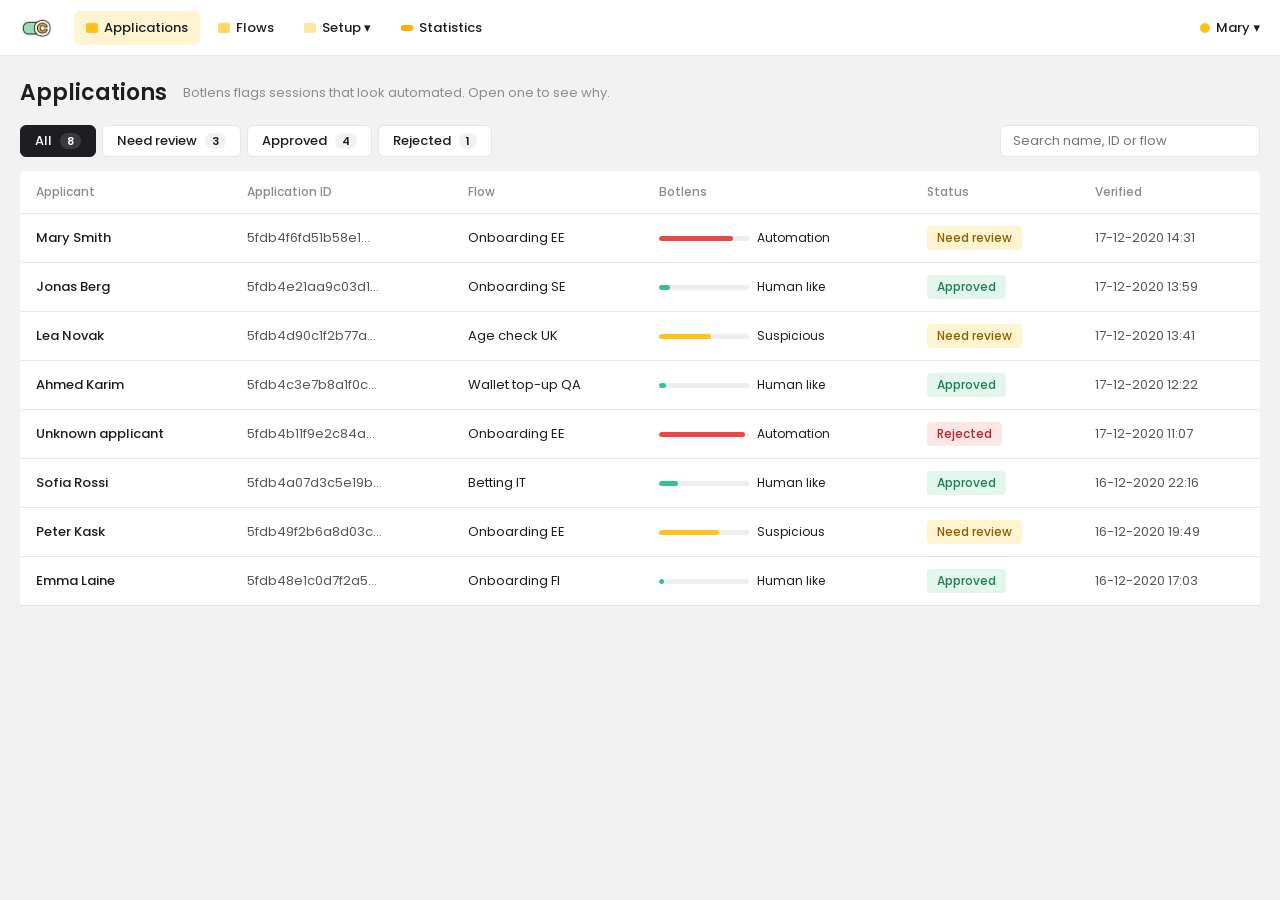
<file: botlens/prototype.html>
<!doctype html>
<html lang="en">
<head>
<meta charset="utf-8">
<meta name="viewport" content="width=device-width, initial-scale=1">
<title>Botlens prototype</title>
<link rel="preconnect" href="https://fonts.googleapis.com">
<link href="https://fonts.googleapis.com/css2?family=Poppins:wght@300;400;500;600;700&display=swap" rel="stylesheet">
<style>
:root{--bg:#F2F2F3;--card:#fff;--ink:#1E1E22;--ink2:#55575E;--ink3:#8A8C93;--line:#E6E6E9;--y:#FFC21A;--ySoft:#FFF4D2;--g:#38C18C;--gSoft:#E3F6EE;--r:#EE4646;--rSoft:#FDE6E6;--b:#3F55F2}
*{box-sizing:border-box;font-style:normal!important}
html,body{margin:0;height:100%;background:var(--bg);color:var(--ink);font:400 13px/1.5 Poppins,system-ui,sans-serif;-webkit-font-smoothing:antialiased}
button{font:inherit;color:inherit;cursor:pointer;border:0;background:none}
img{display:block}
.top{height:56px;background:#fff;display:flex;align-items:center;gap:6px;padding:0 20px;border-bottom:1px solid var(--line);position:sticky;top:0;z-index:20}
.top .logo{width:34px;height:22px;border-radius:6px;object-fit:cover;margin-right:14px}
.nav{display:flex;align-items:center;gap:6px;height:34px;padding:0 12px;border-radius:6px;font-weight:500;color:var(--ink)}
.nav i{width:12px;height:10px;border-radius:2px;background:var(--y);display:inline-block}
.nav.on{background:var(--ySoft)}
.nav:hover{background:#F6F6F7}.nav.on:hover{background:var(--ySoft)}
.me{margin-left:auto;display:flex;align-items:center;gap:6px;font-weight:500}
.me i{width:10px;height:10px;border-radius:50%;background:var(--y);display:inline-block}
main{padding:20px 20px 40px;max-width:1360px;margin:0 auto}
h1{font-size:22px;font-weight:600;margin:0}
.card{background:var(--card);border-radius:4px}
.muted{color:var(--ink3)}
.chips{display:flex;gap:6px}
.chip{height:32px;padding:0 14px;border-radius:6px;background:#fff;border:1px solid var(--line);font-weight:500;display:flex;align-items:center;gap:8px}
.chip b{font-weight:600;background:#F1F1F3;border-radius:10px;padding:0 7px;font-size:11px}
.chip.on{background:var(--ink);color:#fff;border-color:var(--ink)}.chip.on b{background:#3A3A40;color:#fff}
.search{height:32px;border:1px solid var(--line);border-radius:6px;padding:0 12px;width:260px;font:inherit;background:#fff;outline:none}
.search:focus{border-color:var(--ink3)}
table{width:100%;border-collapse:collapse}
th{font-weight:500;color:var(--ink3);text-align:left;font-size:12px;padding:12px 16px;border-bottom:1px solid var(--line)}
td{padding:12px 16px;border-bottom:1px solid var(--line);vertical-align:middle}
tbody tr{cursor:pointer;transition:background .15s}
tbody tr:hover{background:#FAFAFB}
.mono{font-variant-numeric:tabular-nums;color:var(--ink2)}
.pill{display:inline-flex;align-items:center;gap:6px;height:24px;padding:0 10px;border-radius:4px;font-weight:500;font-size:12px}
.pill.review{background:var(--ySoft);color:#8A6200}.pill.ok{background:var(--gSoft);color:#1C7F57}.pill.no{background:var(--rSoft);color:#B42727}
.mini{display:flex;align-items:center;gap:8px}
.mini .bar{width:90px;height:5px;border-radius:3px;background:#EEE;position:relative;overflow:hidden}
.mini .bar span{position:absolute;left:0;top:0;bottom:0;border-radius:3px}
.head{display:flex;align-items:center;gap:28px;padding:14px 0 18px}
.back{width:32px;height:32px;border-radius:50%;display:grid;place-items:center;font-size:18px}
.back:hover{background:#E8E8EA}
.meta small{display:block;color:var(--ink3);font-size:11px}
.meta div{font-size:12px;color:var(--ink2)}
.status{position:relative}
.sbtn{height:36px;padding:0 16px;border-radius:3px;font-weight:600;display:flex;align-items:center;gap:10px;min-width:160px}
.sbtn.review{background:var(--y)}.sbtn.ok{background:var(--g);color:#fff}.sbtn.no{background:var(--r);color:#fff}
.sbtn .dot{width:14px;height:14px;border-radius:50%;background:rgba(0,0,0,.8);color:#fff;font-size:10px;display:grid;place-items:center}
.sbtn.ok .dot,.sbtn.no .dot{background:#fff;color:var(--ink)}
.sbtn .car{margin-left:auto;font-size:9px}
.menu{position:absolute;top:40px;left:0;background:#fff;border-radius:6px;box-shadow:0 10px 30px rgba(20,20,30,.16);padding:6px;min-width:200px;z-index:30;display:none}
.menu.open{display:block;animation:pop .14s ease}
@keyframes pop{from{opacity:0;transform:translateY(-4px)}to{opacity:1;transform:none}}
.menu button{display:flex;width:100%;gap:10px;align-items:center;padding:8px 10px;border-radius:4px;text-align:left}
.menu button:hover{background:#F5F5F7}
.menu i{width:10px;height:10px;border-radius:50%;display:inline-block}
.icons{margin-left:auto;display:flex;gap:8px}
.ib{width:34px;height:34px;border-radius:4px;background:#fff;display:grid;place-items:center;font-weight:700;font-size:11px}
.ib:hover{background:#EBEBED}
.tabs{display:flex;gap:4px;background:#E8E8EA;padding:4px;border-radius:4px;margin-bottom:18px}
.tab{height:32px;padding:0 18px;border-radius:3px;font-weight:500;color:var(--ink2)}
.tab.on{background:#fff;color:var(--ink);font-weight:600}
.grid{display:grid;grid-template-columns:290px minmax(0,1fr);gap:18px;align-items:start}
.lc{padding:16px 16px 18px;margin-bottom:16px}
.lc h3{font-size:13px;font-weight:600;margin:0 0 14px;display:flex;justify-content:space-between;align-items:center}
.lc h3 span{width:22px;height:22px;border-radius:3px;background:#F0F0F2;display:grid;place-items:center;font-size:11px}
.stage{border:1px solid var(--line);border-radius:2px;height:184px;display:grid;place-items:center;overflow:hidden;background:#fff;position:relative}
.stage img{width:88%;height:88%;object-fit:contain}
.stage.photo{border:0;height:184px}
.stage.photo img{width:100%;height:100%;object-fit:cover;max-width:none;max-height:none}
.play{position:absolute;width:38px;height:38px;border-radius:50%;background:rgba(255,194,26,.85);display:grid;place-items:center;color:#fff;font-size:13px}
.thumbs{display:flex;gap:6px;margin-top:12px;flex-wrap:wrap}
.th{width:60px;font-size:11px;color:var(--ink2);text-align:left;line-height:1.3}
.th img,.th .ph{width:58px;height:38px;object-fit:cover;border:2px solid transparent;border-radius:1px;margin-bottom:4px}
.th.on img{border-color:var(--y)}
.th:hover img{border-color:#FFE08A}
.ph{background:repeating-linear-gradient(45deg,#EEE 0 6px,#F6F6F6 6px 12px)}
.redact{position:absolute;inset:0;display:grid;place-items:center;background:linear-gradient(135deg,#E9ECEF,#F6F7F8);color:var(--ink3);font-size:12px;text-align:center;padding:20px}
.ctabs{display:flex;gap:2px;background:#E8E8EA;padding:4px 4px 0;border-radius:4px 4px 0 0}
.ct{height:30px;padding:0 10px;border-radius:3px 3px 0 0;font-size:11px;font-weight:500;color:var(--ink2);display:flex;gap:5px;align-items:center}
.ct.on{background:#fff;color:var(--ink)}
.ck{width:12px;height:12px;border-radius:50%;background:var(--g);color:#fff;font-size:8px;display:grid;place-items:center;flex:none}
.ck.x{background:var(--r)}.ck.w{background:var(--y);color:#000}
.sec{padding:20px 16px 22px;border-top:8px solid var(--bg)}
.sec:first-child{border-top:0}
.sec h2{font-size:14px;font-weight:600;margin:0 0 6px}
.sec h2 span{font-weight:400;color:var(--ink3)}
.sec p{color:var(--ink2);margin:0 0 16px;max-width:680px;font-size:12px}
.sec h4{font-size:12px;font-weight:600;margin:20px 0 8px}
.li{display:flex;gap:10px;align-items:flex-start;padding:5px 0;font-size:12px;color:var(--ink)}
.li .ck{margin-top:3px}
.li.click{cursor:pointer;border-radius:4px;margin:0 -8px;padding:5px 8px}
.li.click:hover{background:#FAFAFB}
.li .more{margin-left:auto;color:var(--b);font-size:11px;font-weight:500;white-space:nowrap}
.tick{color:var(--ink);font-size:12px;margin-top:1px}
.detail{margin:4px 0 8px 22px;padding:14px;border-radius:4px;background:#F8F8F9;display:none;gap:14px;align-items:center}
.detail.open{display:flex;animation:pop .18s ease}
.detail figure{margin:0;text-align:center;font-size:11px;color:var(--ink3)}
.detail figure img{width:150px;height:70px;object-fit:contain;background:#fff;border:1px solid var(--line);margin-bottom:4px}
.sim{font-size:28px;font-weight:600;color:var(--r)}
.sig-lines{display:flex;flex-direction:column;gap:4px;font-size:11px;color:var(--ink2)}
.meter{position:relative;margin:56px 0 10px;display:grid;grid-template-columns:1fr 1fr;gap:6px;padding:0 24px}
.meter .track{height:4px;border-radius:2px}
.meter .lab{display:grid;grid-template-columns:1fr 1fr;text-align:center;font-size:11px;color:var(--ink2);padding:0 24px}
.tip{position:absolute;top:-40px;transform:translateX(-50%);background:#111;color:#fff;font-size:11px;font-weight:500;padding:5px 12px;border-radius:5px;white-space:nowrap;transition:left .6s cubic-bezier(.3,.8,.3,1)}
.tip::after{content:"";position:absolute;left:50%;bottom:-5px;margin-left:-5px;border:5px solid transparent;border-bottom:0;border-top-color:#111}
.needle{position:absolute;top:-6px;width:2px;height:16px;background:#111;border-radius:1px;transition:left .6s cubic-bezier(.3,.8,.3,1)}
.log{display:grid;grid-template-columns:150px 22px 1fr 120px;gap:10px;align-items:center;padding:10px 16px;border-bottom:1px solid var(--line);font-size:12px}
.log .dt{color:var(--ink3);font-variant-numeric:tabular-nums}
.log .ms{font-variant-numeric:tabular-nums;text-align:right;color:var(--ink2)}
.log .ms.hot{color:var(--r);font-weight:600}
pre{margin:0;padding:18px;font:12px/1.6 ui-monospace,Menlo,monospace;color:#2A2C33;white-space:pre-wrap}
.toast{position:fixed;left:50%;bottom:28px;transform:translate(-50%,20px);background:#1E1E22;color:#fff;padding:10px 16px;border-radius:6px;font-weight:500;opacity:0;transition:.25s;pointer-events:none;z-index:50;display:flex;gap:14px;align-items:center}
.toast.show{opacity:1;transform:translate(-50%,0);pointer-events:auto}
.toast button{color:var(--y);font-weight:600}
.empty{padding:40px;text-align:center;color:var(--ink3)}
.kpis{display:grid;grid-template-columns:repeat(4,1fr);gap:14px;margin:18px 0}
.kpi{padding:14px 16px}
.kpi small{color:var(--ink3);font-size:11px;display:block}
.kpi b{font-size:22px;font-weight:600}
.flowstep{display:flex;gap:6px;flex-wrap:wrap;margin:-4px 0 6px}
.fs{font-size:11px;padding:3px 8px;border-radius:3px;background:#F2F2F4;color:var(--ink2)}
.fs.bad{background:var(--rSoft);color:#B42727}
</style>
</head>
<body>
<div id="app"></div>
<div class="toast" id="toast"></div>
<script>
const $=s=>document.querySelector(s);
const APPS=[
 {id:"5fdb4f6fd51b58e1fab97ce4a5249",name:"Mary Smith",flow:"Onboarding EE",country:"Estonia",date:"17-12-2020",t1:"14:30",t2:"14:31",status:"review",bot:.82,demo:true,
  inter:{n:2,items:[["ok","Flow sequencing","checks logic and correct sequence of the flow"],["x","Human behaviour analysis","determines bot-like interaction based on the behavioural patterns"],["ok","Device-based analysis","controls user's location and device throughout the session"],["x","Source monitoring","checks trusted source initiating the session"]]},
  sig:{n:1,sim:20}},
 {id:"5fdb4e21aa9c03d1e7b4c0f2e18",name:"Jonas Berg",flow:"Onboarding SE",country:"Sweden",date:"17-12-2020",t1:"13:58",t2:"13:59",status:"ok",bot:.12,sig:{n:0,sim:94},inter:{n:0}},
 {id:"5fdb4d90c1f2b77ae09d3a6c4b7",name:"Lea Novak",flow:"Age check UK",country:"United Kingdom",date:"17-12-2020",t1:"13:41",t2:"13:41",status:"review",bot:.58,sig:{n:0,sim:88},inter:{n:1}},
 {id:"5fdb4c3e7b8a1f0c2d5e9a3b6c1",name:"Ahmed Karim",flow:"Wallet top-up QA",country:"Qatar",date:"17-12-2020",t1:"12:20",t2:"12:22",status:"ok",bot:.08,sig:{n:0,sim:97},inter:{n:0}},
 {id:"5fdb4b11f9e2c84a6b0d7e5f3a2",name:"Unknown applicant",flow:"Onboarding EE",country:"Estonia",date:"17-12-2020",t1:"11:07",t2:"11:07",status:"no",bot:.95,sig:{n:1,sim:9},inter:{n:3}},
 {id:"5fdb4a07d3c5e19b8f2a4c6e0d9",name:"Sofia Rossi",flow:"Betting IT",country:"Italy",date:"16-12-2020",t1:"22:14",t2:"22:16",status:"ok",bot:.21,sig:{n:0,sim:91},inter:{n:0}},
 {id:"5fdb49f2b6a8d03c7e1f5b9a2c4",name:"Peter Kask",flow:"Onboarding EE",country:"Estonia",date:"16-12-2020",t1:"19:48",t2:"19:49",status:"review",bot:.66,sig:{n:1,sim:41},inter:{n:2}},
 {id:"5fdb48e1c0d7f2a5b9e3c6d8a1f",name:"Emma Laine",flow:"Onboarding FI",country:"Finland",date:"16-12-2020",t1:"17:02",t2:"17:03",status:"ok",bot:.05,sig:{n:0,sim:96},inter:{n:0}},
];
const ST={review:["Need review","!"],ok:["Approved","✓"],no:["Rejected","✕"]};
const S={view:"list",filter:"all",q:"",sel:null,tab:"Main",check:"BotLens",sigI:0,faceI:1,idI:0,open:{},menu:false};
let tT;
function toast(msg,undo){const t=$("#toast");t.innerHTML=msg+(undo?' <button id="undo">Undo</button>':'');t.classList.add("show");clearTimeout(tT);tT=setTimeout(()=>t.classList.remove("show"),3600);if(undo)$("#undo").onclick=()=>{undo();t.classList.remove("show")}}
const riskCol=v=>v>.7?"var(--r)":v>.45?"var(--y)":"var(--g)";
const riskLab=v=>v>.7?"Automation":v>.45?"Suspicious":"Human like";
function topbar(){return `<div class="top"><img class="logo" src="logo.jpg" alt="Checkin.com"><button class="nav on" data-go="list"><i></i>Applications</button><button class="nav" data-soon="Flows"><i style="background:#FFD866"></i>Flows</button><button class="nav" data-soon="Setup"><i style="background:#FFE6A0"></i>Setup ▾</button><button class="nav" data-go="stats"><i style="background:#FFB000;height:6px"></i>Statistics</button><div class="me"><i></i>Mary ▾</div></div>`}
function list(){
 const cnt=k=>APPS.filter(a=>k=="all"||a.status==k).length;
 const rows=APPS.filter(a=>(S.filter=="all"||a.status==S.filter)&&(a.name+a.id+a.flow).toLowerCase().includes(S.q.toLowerCase()));
 return `<main><div style="display:flex;align-items:center;gap:16px;margin-bottom:16px"><h1>Applications</h1><span class="muted">Botlens flags sessions that look automated. Open one to see why.</span></div>
 <div style="display:flex;justify-content:space-between;margin-bottom:14px"><div class="chips">${[["all","All"],["review","Need review"],["ok","Approved"],["no","Rejected"]].map(([k,l])=>`<button class="chip ${S.filter==k?"on":""}" data-filter="${k}">${l}<b>${cnt(k)}</b></button>`).join("")}</div>
 <input class="search" id="q" placeholder="Search name, ID or flow" value="${S.q}"></div>
 <div class="card"><table><thead><tr><th>Applicant</th><th>Application ID</th><th>Flow</th><th>Botlens</th><th>Status</th><th>Verified</th></tr></thead><tbody>
 ${rows.map(a=>`<tr data-open="${a.id}"><td style="font-weight:500">${a.name}</td><td class="mono">${a.id.slice(0,16)}…</td><td>${a.flow}</td><td><div class="mini"><div class="bar"><span style="width:${a.bot*100}%;background:${riskCol(a.bot)}"></span></div><span style="font-size:12px">${riskLab(a.bot)}</span></div></td><td><span class="pill ${a.status}">${ST[a.status][0]}</span></td><td class="mono">${a.date} ${a.t2}</td></tr>`).join("")}
 </tbody></table>${rows.length?"":`<div class="empty">No applications match “${S.q}”. Clear the search or pick another filter.</div>`}</div></main>`}
function stats(){const n=APPS.length,b=APPS.filter(a=>a.bot>.7).length;
 return `<main><h1>Statistics</h1><div class="kpis">${[["Sessions today",n],["Flagged as automation",b],["Waiting for review",APPS.filter(a=>a.status=="review").length],["Approved",APPS.filter(a=>a.status=="ok").length]].map(([l,v])=>`<div class="card kpi"><small>${l}</small><b>${v}</b></div>`).join("")}</div>
 <div class="card" style="padding:20px"><h2 style="font-size:14px;margin:0 0 16px">Botlens score per session</h2>${APPS.map(a=>`<div style="display:grid;grid-template-columns:160px 1fr 90px;gap:12px;align-items:center;margin:8px 0"><span>${a.name}</span><div style="height:8px;background:#F0F0F2;border-radius:4px"><div style="height:8px;border-radius:4px;width:${a.bot*100}%;background:${riskCol(a.bot)}"></div></div><span class="muted">${riskLab(a.bot)}</span></div>`).join("")}</div></main>`}
function vis(a,kind){
 if(!a.demo) return `<div class="redact">Visuals are hidden in this demo for privacy. Open Mary Smith to see a full case.</div>`;
 if(kind=="sig") return `<img src="${["docsig.jpg","sig.jpg","motion.jpg"][S.sigI]}" alt="">`;
 if(kind=="face") return `<img src="face.jpg" alt="">${S.faceI==1?'<button class="play" data-play>▶</button>':''}`;
 return `<img src="id.jpg" alt="">`}
function left(a){
 const th=(arr,key)=>arr.map(([src,l],i)=>`<button class="th ${S[key]==i?"on":""}" data-th="${key}:${i}">${a.demo?`<img src="${src}" alt="">`:'<div class="ph"></div>'}${l}</button>`).join("");
 return `<div><div class="card lc"><h3>Signatures<span>⤓</span></h3><div class="stage">${vis(a,"sig")}</div><div class="thumbs">${th([["docsig.jpg","Document signature"],["sig.jpg","Collected signature"],["motion.jpg","Motion pattern"]],"sigI")}</div></div>
 <div class="card lc"><h3>Face photos and videos<span>⤓</span></h3><div class="stage photo">${vis(a,"face")}</div><div class="thumbs">${th([["selfie.jpg","Selfie"],["live.jpg","Liveness"]],"faceI")}</div></div>
 <div class="card lc"><h3>ID Document visuals<span>⤓</span></h3><div class="stage photo" style="height:156px">${vis(a,"id")}</div><div class="thumbs">${th([["id.jpg","Front Original"],["idback.jpg","Back Original"],["idfp.jpg","Front Processed"],["idbp.jpg","Back Processed"]],"idI")}</div></div></div>`}
function botlens(a){
 const bot=a.bot>.7,sus=a.bot>.45;
 const items=a.inter.items||[["ok","Flow sequencing","checks logic and correct sequence of the flow"],[a.inter.n?"x":"ok","Human behaviour analysis","determines bot-like interaction based on the behavioural patterns"],["ok","Device-based analysis","controls user's location and device throughout the session"],[a.inter.n>1?"x":"ok","Source monitoring","checks trusted source initiating the session"]];
 const ev={"Human behaviour analysis":`<div class="sig-lines"><b style="color:var(--ink)">Typing and pointer rhythm</b><span>Form fields filled in 0.4 s each with identical intervals. People usually take 2–6 s and vary.</span><div class="flowstep"><span class="fs">Name 0.41 s</span><span class="fs">Address 0.40 s</span><span class="fs bad">Document 0.40 s</span><span class="fs bad">Signature 0.39 s</span></div></div>`,
 "Source monitoring":`<div class="sig-lines"><b style="color:var(--ink)">Session origin</b><span>Started from a headless browser on a data-centre IP, not from the client's website or app.</span></div>`};
 return `<div class="sec"><h2>Interaction check ${a.inter.n?`<span>found ${a.inter.n} issue${a.inter.n>1?"s":""}</span>`:'<span>no issues</span>'}</h2><p>An AI-driven set of tools used to identify automated sessions. The system analyses and verifies users behaviours in combination with device based monitoring.</p>
 ${items.map(([s,t,d])=>{const has=s=="x"&&ev[t];return `<div class="li ${has?"click":""}" ${has?`data-ev="${t}"`:""}>${s=="x"?'<span class="ck x">!</span>':'<span class="tick">✓</span>'}<span><b>${t}:</b> ${d}</span>${has?`<span class="more">${S.open[t]?"Hide":"Why?"}</span>`:""}</div>${has?`<div class="detail ${S.open[t]?"open":""}">${ev[t]}</div>`:""}`}).join("")}</div>
 <div class="sec"><h2>Signature ${a.sig.n?`<span>found ${a.sig.n} issue</span>`:'<span>no issues</span>'}</h2><p>Signature pattern recognition allows for automated analysis via machine learning and statistical analysis. Real-time tracking of movement, acceleration, time, size, position, shape, and other parameters detects simulated activity</p>
 <h4>Signature comparison and pattern</h4>
 <div class="li"><span class="ck">✓</span>Signature is located on the document</div>
 <div class="li ${a.sig.n?"click":""}" ${a.sig.n?'data-ev="sig"':""}><span class="ck ${a.sig.n?"x":""}">${a.sig.n?"!":"✓"}</span>Collected and extracted signature are ${a.sig.sim}% similar${a.sig.n?`<span class="more">${S.open.sig?"Hide":"Compare"}</span>`:""}</div>
 ${a.sig.n?`<div class="detail ${S.open.sig?"open":""}">${a.demo?`<figure><img src="docsig.jpg" alt="">On the document</figure><figure><img src="sig.jpg" alt="">Collected</figure>`:""}<div><div class="sim">${a.sig.sim}%</div><div class="muted" style="font-size:11px">similar. Stroke speed is constant, which hand-drawn lines rarely are.</div></div></div>`:""}
 <div class="li"><span class="ck">✓</span>No duplicates found</div>
 <div class="li"><span class="ck">✓</span>Motion pattern identified as normal</div></div>
 <div class="sec"><h2>Liveness check <span>no issues</span></h2><p>Liveness check ensures that the biometric data being presented is from a live, present individual and not a static or replicated source</p>
 <h4>Liveness check passed successfully</h4><div class="li"><span class="ck">✓</span>One face during session</div><div class="li"><span class="ck">✓</span>Faces are 95% similar with the document</div><div class="li"><span class="ck">✓</span>Live mode process identified as normal</div></div>
 <div class="sec"><h2>Output: ${bot?"Automated session":sus?"Suspicious session":"Human session"}</h2><p>${bot?"It appears that a potential automated session has been detected. This could potentially mean the presence of a bot, script, or other automated tool that is interacting with the system in a manner that could be deemed as automated or non-human.":sus?"Some signals look automated, others look human. Review the evidence above before deciding.":"Interaction, signature and liveness signals match a real person completing the flow."}</p>
 <div class="meter" id="meter"><div class="track" style="background:var(--g)"></div><div class="track" style="background:var(--r)"></div><div class="needle" style="left:calc(24px + ${a.bot} * (100% - 48px))"></div><div class="tip" style="left:calc(24px + ${a.bot} * (100% - 48px))">⚠ ${riskLab(a.bot)} · ${Math.round(a.bot*100)}</div></div>
 <div class="meter lab" style="margin:0"><span>Human like</span><span>High risk of bot activity</span></div></div>`}
function simple(title,rows){return `<div class="sec"><h2>${title}</h2><p>Checked automatically against the document and the session.</p>${rows.map(r=>`<div class="li"><span class="ck">✓</span>${r}</div>`).join("")}</div>`}
function detail(){
 const a=APPS.find(x=>x.id==S.sel);
 const checks=["Document check","BotLens","Manipulation","AML Watchlists","Metadata"];
 let body="";
 if(S.tab=="Main"){
  const c=S.check=="BotLens"?botlens(a):S.check=="Document check"?simple("Document check <span>no issues</span>",["Document type recognised: ID card","MRZ and visual zone match","Document is not expired"]):S.check=="Manipulation"?simple("Manipulation <span>no issues</span>",["No digital edits found","Photo is not replaced","Fonts are consistent"]):S.check=="AML Watchlists"?simple("AML Watchlists <span>no matches</span>",["Sanctions lists","PEP lists","Adverse media"]):simple("Metadata",["Device: Chrome 87, macOS","Time zone matches document country","No VPN detected"]);
  body=`<div class="grid">${left(a)}<div class="card"><div class="ctabs">${checks.map(c=>`<button class="ct ${S.check==c?"on":""}" data-check="${c}"><span class="ck ${c=="BotLens"&&a.bot>.45?(a.bot>.7?"x":"w"):""}">${c=="BotLens"&&a.bot>.45?"!":"✓"}</span>${c}</button>`).join("")}</div>${c}</div></div>`;
 } else if(S.tab=="Logs"){
  const L=[["14:30:02","Session started","Source: unknown referrer",""],["14:30:03","Personal details submitted","4 fields",a.bot>.7?"0.4 s":"38 s"],["14:30:04","Document uploaded","From gallery",a.bot>.7?"0.4 s":"21 s"],["14:30:05","Signature drawn","Constant stroke speed",a.bot>.7?"0.4 s":"6 s"],["14:30:09","Selfie and liveness","Passed","4 s"],["14:31:12","Botlens verdict",riskLab(a.bot),""]];
  body=`<div class="card">${L.map(([t,e,d,ms],i)=>`<div class="log"><span class="dt">${a.date} ${t}</span><span class="ck ${i==5&&a.bot>.45?"x":""}">${i==5&&a.bot>.45?"!":"✓"}</span><span><b style="font-weight:500">${e}</b> <span class="muted">· ${d}</span></span><span class="ms ${a.bot>.7&&ms=="0.4 s"?"hot":""}">${ms}</span></div>`).join("")}</div>`;
 } else if(S.tab=="Webhooks"){
  body=`<div class="card"><table><thead><tr><th>Event</th><th>Endpoint</th><th>Response</th><th>Sent</th></tr></thead><tbody>${[["application.created","200"],["botlens.completed","200"],["application.status_changed",a.status=="review"?"Waiting":"200"]].map(([e,r])=>`<tr style="cursor:default"><td>${e}</td><td class="mono">https://client.example/hooks</td><td><span class="pill ${r=="200"?"ok":"review"}">${r}</span></td><td class="mono">${a.date} ${a.t2}</td></tr>`).join("")}</tbody></table></div>`;
 } else body=`<div class="card"><pre>${JSON.stringify({application_id:a.id,flow:a.flow,status:ST[a.status][0].toLowerCase(),botlens:{score:a.bot,verdict:riskLab(a.bot),interaction_issues:a.inter.n,signature_similarity:a.sig.sim/100}},null,2)}</pre></div>`;
 return `<main><div class="head"><button class="back" data-go="list" aria-label="Back">←</button><h1>${a.name}</h1>
 <div class="meta"><small>Application ID</small><div>${a.id}</div></div><div class="meta"><small>Retrieve Date</small><div>${a.date} &nbsp;${a.t1}</div></div><div class="meta"><small>Verification Date</small><div>${a.date} &nbsp;${a.t2}</div></div>
 <div class="status"><button class="sbtn ${a.status}" id="sbtn"><span class="dot">${ST[a.status][1]}</span>${ST[a.status][0]}<span class="car">▼</span></button>
 <div class="menu ${S.menu?"open":""}"><button data-set="ok"><i style="background:var(--g)"></i>Approve</button><button data-set="no"><i style="background:var(--r)"></i>Reject</button><button data-set="review"><i style="background:var(--y)"></i>Need review</button></div></div>
 <div class="icons"><button class="ib" data-soon="PDF report" title="Download PDF">PDF</button><button class="ib" data-soon="Flag" title="Flag">!</button><button class="ib" data-soon="Delete" title="Delete">⌫</button></div></div>
 <div class="tabs">${["Main","Logs","Webhooks","Raw data"].map(t=>`<button class="tab ${S.tab==t?"on":""}" data-tab="${t}">${t}</button>`).join("")}</div>${body}</main>`}
function render(){
 const v=S.view=="detail"?detail():S.view=="stats"?stats():list();
 const q=document.activeElement&&document.activeElement.id=="q";
 $("#app").innerHTML=topbar()+v;
 document.querySelectorAll(".nav").forEach(n=>n.classList.toggle("on",(n.dataset.go=="stats")==(S.view=="stats")&&!!n.dataset.go));
 if(q){const i=$("#q");i.focus();i.setSelectionRange(i.value.length,i.value.length)}
}
document.addEventListener("input",e=>{if(e.target.id=="q"){S.q=e.target.value;render()}});
document.addEventListener("click",e=>{
 const t=e.target.closest("button,tr,[data-ev]");
 if(!t||!t.closest("#app")){return}
 const d=t.dataset;
 if(t.id!="sbtn"&&!t.closest(".menu")&&S.menu){S.menu=false}
 if(d.go){S.view=d.go;S.menu=false;window.scrollTo(0,0)}
 else if(d.filter)S.filter=d.filter;
 else if(d.open){S.sel=d.open;S.view="detail";S.tab="Main";S.check="BotLens";S.open={};S.sigI=0;S.faceI=1;S.idI=0;window.scrollTo(0,0)}
 else if(d.tab)S.tab=d.tab;
 else if(d.check)S.check=d.check;
 else if(d.th){const [k,i]=d.th.split(":");S[k]=+i}
 else if(d.ev)S.open[d.ev]=!S.open[d.ev];
 else if(t.id=="sbtn")S.menu=!S.menu;
 else if(d.set){const a=APPS.find(x=>x.id==S.sel),prev=a.status;a.status=d.set;S.menu=false;render();
  toast(a.name+(d.set=="ok"?" approved":d.set=="no"?" rejected":" moved back to review"),()=>{a.status=prev;render()});return}
 else if(d.play!==undefined){toast("Liveness video plays here in the real product");return}
 else if(d.soon){toast(d.soon+" is not part of this prototype");return}
 render();
});
document.addEventListener("keydown",e=>{if(e.key=="Escape"&&S.menu){S.menu=false;render()}});
render();
</script>
</body>
</html>
</file>
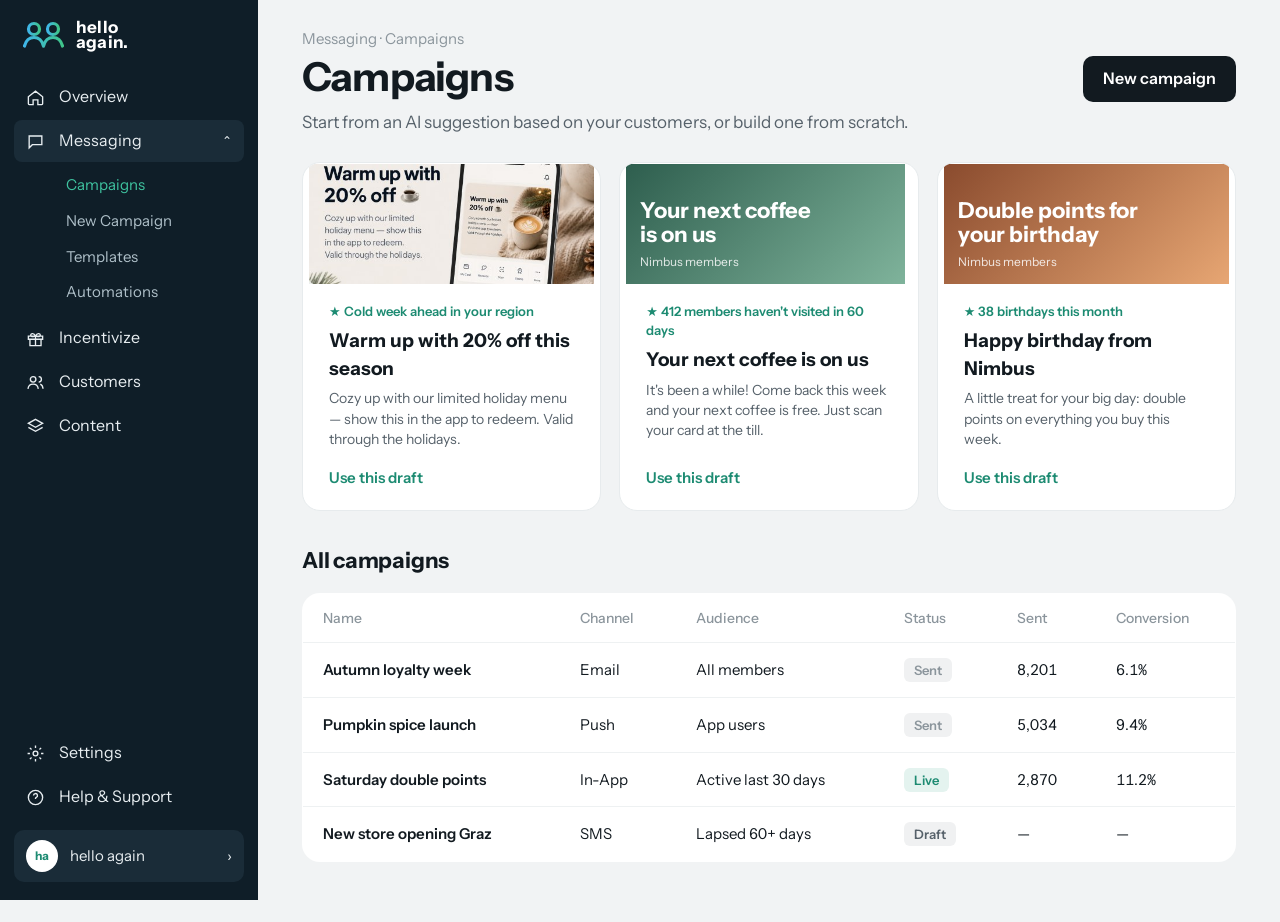
<file: campaign/prototype.html>
<!doctype html>
<html lang="en">
<head>
<meta charset="utf-8">
<meta name="viewport" content="width=device-width, initial-scale=1">
<title>Campaign prototype</title>
<link rel="preconnect" href="https://fonts.googleapis.com">
<link href="https://fonts.googleapis.com/css2?family=Instrument+Sans:wght@400;500;600;700&display=swap" rel="stylesheet">
<style>
:root{--side:#0F1E28;--side2:#1A2C38;--bg:#F1F3F4;--card:#fff;--ink:#121A20;--ink2:#56616A;--ink3:#8B959C;--line:#DDE2E5;--t:#1D8B72;--tSoft:#E4F3EF;--tLine:#9FD3C5}
*{box-sizing:border-box;font-style:normal!important}
html,body{margin:0;height:100%;background:var(--bg);color:var(--ink);font:400 15px/1.45 "Instrument Sans",system-ui,sans-serif;-webkit-font-smoothing:antialiased}
button{font:inherit;color:inherit;cursor:pointer;border:0;background:none}
input,textarea,select{font:inherit;color:inherit}
.shell{display:grid;grid-template-columns:258px 1fr;min-height:100%}
aside{background:var(--side);color:#E8EEF1;padding:18px 14px;display:flex;flex-direction:column;gap:2px;position:sticky;top:0;height:100vh}
aside .logo{display:flex;align-items:center;gap:10px;margin:2px 0 24px 8px;color:#fff}
aside .logo svg{width:44px;height:30px;flex:none}
aside .logo b{font-weight:700;font-size:17px;line-height:.86;letter-spacing:.01em}
.si{display:flex;align-items:center;gap:14px;height:42px;padding:0 12px;border-radius:8px;font-size:16px;color:#E8EEF1;width:100%;text-align:left}
.si:hover{background:var(--side2)}
.si.on{background:var(--side2)}
.si svg{width:19px;height:19px;flex:none;stroke:currentColor;fill:none;stroke-width:1.7}
.sub{padding:4px 0 6px 52px;display:grid;gap:2px}
.sub button{text-align:left;padding:6px 0;color:#AFC0C9;font-size:15px}
.sub button:hover{color:#fff}.sub button.on{color:#3FC4A0}
aside .spacer{flex:1}
.acct{display:flex;align-items:center;gap:12px;background:var(--side2);border-radius:10px;padding:10px 12px;margin-top:10px}
.acct span.av{width:32px;height:32px;border-radius:50%;background:#fff;display:grid;place-items:center;color:var(--t);font-weight:700;font-size:12px}
main{padding:28px 44px 60px;min-width:0}
.crumb{color:var(--ink3);font-size:15px;margin-bottom:6px}
.hrow{display:flex;justify-content:space-between;align-items:flex-start;gap:20px}
h1{font-size:40px;line-height:1.05;letter-spacing:-.02em;margin:0 0 12px;font-weight:700}
.lead{color:var(--ink2);font-size:17px;max-width:680px;margin:0}
.btn{height:46px;padding:0 20px;border-radius:10px;font-weight:600;font-size:16px;display:inline-flex;align-items:center;gap:10px;white-space:nowrap;transition:background .15s,transform .1s}
.btn:active{transform:scale(.98)}
.btn.dark{background:var(--ink);color:#fff}.btn.dark:hover{background:#26323B}
.btn.ghost{background:#fff;border:1px solid var(--line)}.btn.ghost:hover{background:#F7F9FA}
.btn.teal{background:var(--t);color:#fff;height:40px;font-size:15px}.btn.teal:hover{background:#177762}
.btn[disabled]{opacity:.5;cursor:default}
.cols{display:grid;grid-template-columns:minmax(0,1fr) 400px;gap:28px;margin-top:30px;align-items:start}
.card{background:var(--card);border-radius:18px;border:1px solid #E7EBED;padding:30px 32px}
.card+.card{margin-top:22px}
.step{display:flex;gap:16px;align-items:center;margin-bottom:26px}
.num{width:42px;height:42px;border-radius:10px;background:var(--tSoft);color:var(--t);font-weight:700;display:grid;place-items:center;font-size:17px}
.step h2{font-size:24px;margin:0;letter-spacing:-.01em}
.step p{margin:0;color:var(--ink2)}
label.l{display:block;font-weight:500;margin:0 0 10px;font-size:16px}
.f{width:100%;height:56px;border:1px solid var(--line);border-radius:10px;padding:0 18px;font-size:17px;background:#fff;outline:none;transition:border-color .15s,box-shadow .15s}
.f:focus{border-color:var(--t);box-shadow:0 0 0 3px var(--tSoft)}
textarea.f{height:130px;padding:14px 18px;resize:none;line-height:1.5}
.f.title{font-weight:600}
.fld{margin-bottom:26px;position:relative}
.ch{display:grid;grid-template-columns:repeat(4,1fr);gap:14px}
.chb{height:100px;border:1px solid var(--line);border-radius:12px;display:flex;flex-direction:column;align-items:center;justify-content:center;gap:10px;font-weight:500;font-size:17px;color:#2B353C;transition:.15s}
.chb svg{width:22px;height:22px;stroke:#5B666E;fill:none;stroke-width:1.6}
.chb:hover{border-color:#B9C3C8}
.chb.on{border:2px solid var(--t);background:var(--tSoft);color:var(--t)}.chb.on svg{stroke:var(--t)}
.cnt{position:absolute;right:16px;bottom:12px;font-size:13px;color:var(--ink3);font-variant-numeric:tabular-nums}
.cnt.over{color:#C2412D}
.ai{display:flex;gap:12px;align-items:center;background:var(--tSoft);border:1px solid var(--tLine);border-radius:10px;padding:13px 18px;color:#165E4E;font-weight:500}
.lr{display:flex;justify-content:space-between;align-items:center;margin-bottom:10px}
.lr label.l{margin:0}
.gen .f{background:linear-gradient(90deg,#F1F5F4 25%,#E2EEEA 50%,#F1F5F4 75%);background-size:200% 100%;animation:sh 1s linear infinite;color:transparent}
@keyframes sh{to{background-position:-200% 0}}
.seg{display:flex;flex-wrap:wrap;gap:10px}
.sg{border:1px solid var(--line);border-radius:999px;padding:10px 16px;font-weight:500;display:flex;gap:8px;align-items:center}
.sg small{color:var(--ink3);font-weight:400;font-variant-numeric:tabular-nums}
.sg.on{border-color:var(--t);background:var(--tSoft);color:#165E4E}
.sg.ai-pick::after{content:"★";color:var(--t);font-size:12px}
.reach{margin-top:18px;display:flex;align-items:baseline;gap:10px}
.reach b{font-size:30px;font-variant-numeric:tabular-nums;letter-spacing:-.01em}
.reach span{color:var(--ink2)}
.when{display:grid;grid-template-columns:1fr 1fr;gap:14px}
.wb{border:1px solid var(--line);border-radius:12px;padding:16px 18px;text-align:left}
.wb b{display:block;font-weight:600;font-size:16px}.wb span{color:var(--ink2);font-size:14px}
.wb.on{border:2px solid var(--t);background:var(--tSoft)}
.dt{display:grid;grid-template-columns:1fr 1fr;gap:14px;margin-top:14px}
.side{position:sticky;top:24px}
.pv h3{font-size:22px;margin:0;letter-spacing:-.01em}
.pv .sub2{color:var(--ink2);font-size:15px}
.tag{background:var(--tSoft);color:var(--t);font-weight:600;font-size:14px;padding:4px 10px;border-radius:6px}
.phone{margin-top:24px;background:#1C3442;border-radius:36px;padding:16px 16px 22px;min-height:420px;color:#fff}
.sb{display:flex;justify-content:space-between;padding:4px 14px 14px;font-weight:600;font-size:15px}
.note{background:rgba(255,255,255,.94);color:var(--ink);border-radius:20px;padding:16px;animation:in .3s ease}
@keyframes in{from{opacity:0;transform:translateY(8px)}to{opacity:1;transform:none}}
.note .app{display:flex;align-items:center;gap:8px;font-weight:600;margin-bottom:8px}
.note .app i{width:24px;height:24px;border-radius:6px;background:var(--t);color:#fff;display:grid;place-items:center;font-size:12px;font-weight:700}
.note .app small{margin-left:auto;color:var(--ink3);font-weight:400}
.note b{display:block;font-size:17px;margin-bottom:2px}
.note p{margin:0 0 12px;color:#3E4850;font-size:15px}
.vis{border-radius:12px;height:150px;overflow:hidden;position:relative}
.vis img{width:100%;height:100%;object-fit:cover;object-position:left center}
.vis.gen{display:flex;flex-direction:column;justify-content:flex-end;padding:14px;color:#fff}
.vis.gen strong{font-size:22px;line-height:1.1;max-width:70%}
.vis.gen span{font-size:12px;opacity:.85;margin-top:6px;max-width:70%}
.bubble{background:#E9E9EB;color:#111;border-radius:18px 18px 18px 4px;padding:12px 14px;max-width:88%;font-size:15px;animation:in .3s ease}
.smshead{text-align:center;color:#C9D4DA;font-size:13px;margin:4px 0 14px}
.mail{background:#fff;color:var(--ink);border-radius:14px;overflow:hidden;animation:in .3s ease}
.mail .mh{padding:12px 14px;border-bottom:1px solid #EEE;font-size:13px;color:var(--ink2)}
.mail .mb{padding:14px}
.mail .mb b{font-size:18px;display:block;margin-bottom:6px}
.mail .cta{display:inline-block;margin-top:10px;background:var(--t);color:#fff;padding:8px 14px;border-radius:8px;font-weight:600;font-size:14px}
.inapp{background:#fff;color:var(--ink);border-radius:18px;min-height:340px;padding:14px;animation:in .3s ease}
.inapp .bar{height:10px;width:40%;background:#EEF1F2;border-radius:5px;margin-bottom:10px}
.inapp .modal{border-radius:14px;overflow:hidden;box-shadow:0 10px 30px rgba(0,0,0,.18);margin-top:30px}
.inapp .modal .t{padding:12px 14px}
.inapp .modal .t b{display:block}
.applied{display:flex;gap:16px;align-items:center;margin-top:22px;padding:22px 26px}
.applied i{width:48px;height:48px;border-radius:12px;background:var(--tSoft);color:var(--t);display:grid;place-items:center;font-size:20px;flex:none}
.applied b{font-size:18px;display:block}.applied span{color:var(--ink2)}
/* list */
.sugg{display:grid;grid-template-columns:repeat(3,1fr);gap:18px;margin:28px 0 34px}
.sc{background:#fff;border:1px solid #E7EBED;border-radius:18px;overflow:hidden;display:flex;flex-direction:column;text-align:left;transition:box-shadow .2s,transform .2s}
.sc:hover{box-shadow:0 12px 34px rgba(15,30,40,.10);transform:translateY(-2px)}
.sc .vis{height:120px;border-radius:0}
.sc .b{padding:18px 20px 20px;display:flex;flex-direction:column;gap:6px;flex:1}
.sc .why{font-size:13px;color:var(--t);font-weight:600;display:flex;gap:6px}
.sc h3{margin:0;font-size:19px}
.sc p{margin:0;color:var(--ink2);font-size:14px;flex:1}
.sc .use{margin-top:12px;font-weight:600;color:var(--t)}
h2.sec{font-size:22px;margin:0;letter-spacing:-.01em}
table{width:100%;border-collapse:collapse;background:#fff;border-radius:18px;overflow:hidden;border:1px solid #E7EBED;margin-top:16px}
th{text-align:left;font-weight:500;color:var(--ink3);font-size:14px;padding:14px 20px;border-bottom:1px solid #EEF1F2}
td{padding:16px 20px;border-bottom:1px solid #EEF1F2;font-variant-numeric:tabular-nums}
tr:last-child td{border-bottom:0}
.st{font-size:13px;font-weight:600;padding:4px 10px;border-radius:6px}
.st.live{background:var(--tSoft);color:var(--t)}.st.sched{background:#EAF0FB;color:#2F5BB7}.st.draft{background:#F0F1F2;color:var(--ink2)}.st.done{background:#F0F1F2;color:var(--ink3)}
tr.new td{animation:hl 2.4s ease}
@keyframes hl{0%,40%{background:#E4F3EF}100%{background:#fff}}
.toast{position:fixed;left:50%;bottom:30px;transform:translate(-50%,20px);background:var(--ink);color:#fff;padding:12px 18px;border-radius:10px;font-weight:500;opacity:0;transition:.25s;pointer-events:none;z-index:50}
.toast.show{opacity:1;transform:translate(-50%,0)}
.err{color:#C2412D;font-size:14px;margin-top:6px}
.f.bad{border-color:#E39A8D}
.kp{display:grid;grid-template-columns:repeat(3,1fr);gap:18px;margin-top:28px}
.kp .card{padding:22px 24px}
.kp small{color:var(--ink2);display:block}
.kp b{font-size:32px;letter-spacing:-.02em}
.kp em{color:var(--t);font-weight:600;font-size:14px}
</style>
</head>
<body>
<div id="app"></div>
<div class="toast" id="toast"></div>
<script>
const $=s=>document.querySelector(s);
const IC={home:'<path d="M3 11l9-7 9 7v9a1 1 0 0 1-1 1h-5v-6H9v6H4a1 1 0 0 1-1-1z"/>',msg:'<path d="M4 5h16v11H8l-4 4z"/>',gift:'<path d="M3 9h18v4H3zM5 13h14v8H5zM12 9v12M12 9c-2-4-6-4-6-1s6 1 6 1 6 2 6-1-4-3-6 1"/>',users:'<circle cx="9" cy="8" r="3.5"/><path d="M2.5 20c.5-4 3-6 6.5-6s6 2 6.5 6M16 4.5a3.5 3.5 0 0 1 0 7M18 14c2 .7 3.3 2.7 3.5 6"/>',layers:'<path d="M12 3l9 5-9 5-9-5zM3 13l9 5 9-5"/>',gear:'<circle cx="12" cy="12" r="3"/><path d="M12 2v3M12 19v3M2 12h3M19 12h3M4.9 4.9l2.1 2.1M17 17l2.1 2.1M4.9 19.1L7 17M17 7l2.1-2.1"/>',help:'<circle cx="12" cy="12" r="9"/><path d="M9.5 9.5a2.5 2.5 0 1 1 3.5 2.3c-.6.3-1 .8-1 1.5V14M12 17.5v.01"/>',bell:'<path d="M6 16V11a6 6 0 0 1 12 0v5l1.5 2h-15zM10 20a2 2 0 0 0 4 0"/>',sms:'<path d="M4 5h16v11H8l-4 4z"/>',mail:'<rect x="3" y="5" width="18" height="14" rx="2"/><path d="M3 7l9 6 9-6"/>',phone:'<rect x="7" y="3" width="10" height="18" rx="2"/><path d="M11 18h2"/>'};
const svg=k=>`<svg viewBox="0 0 24 24">${IC[k]}</svg>`;
const SUGG=[
 {id:"warm",why:"Cold week ahead in your region",name:"Holiday Warm-Up 2025",title:"Warm up with 20% off this season",body:"Cozy up with our limited holiday menu — show this in the app to redeem. Valid through the holidays.",vis:{img:"visual.jpg"},seg:"active",ch:"push"},
 {id:"back",why:"412 members haven't visited in 60 days",name:"We miss you",title:"Your next coffee is on us",body:"It's been a while! Come back this week and your next coffee is free. Just scan your card at the till.",vis:{g:"linear-gradient(135deg,#2E5E4E,#7FB39B)",t:"Your next coffee is on us"},seg:"lapsed",ch:"push"},
 {id:"bday",why:"38 birthdays this month",name:"Birthday treat",title:"Happy birthday from Nimbus",body:"A little treat for your big day: double points on everything you buy this week.",vis:{g:"linear-gradient(135deg,#8A4B2E,#E7A673)",t:"Double points for your birthday"},seg:"bday",ch:"sms"},
];
const ALT={push:[["Warm up with 20% off this season","Cozy up with our limited holiday menu — show this in the app to redeem. Valid through the holidays."],["Cold outside? Your latte is 20% off","Stop by for something warm. 20% off all hot drinks until Sunday, just show the app."],["Holiday menu is here ☕","Gingerbread latte, chestnut cookies and more. Members save 20% this week."]],
 sms:[["Nimbus: 20% off hot drinks","Nimbus: 20% off all hot drinks this week. Show your member card at the till. Reply STOP to opt out."],["Nimbus: holiday menu","Nimbus: our holiday menu is back! Members save 20% until Sunday. Reply STOP to opt out."]],
 email:[["Your holiday treat is waiting","Our seasonal menu just landed and members get 20% off everything warm. Come in this week and show your app at the till."],["Warm drinks, warmer welcome","Gingerbread lattes, chestnut cookies and 20% off for members. See you soon!"]],
 inapp:[["20% off the holiday menu","Tap to save the offer to your card. Valid through the holidays."],["Members save 20% this week","Add the offer to your card and show it at the till."]]};
const SEG={all:["All members",8420],active:["Active last 30 days",3116],lapsed:["Lapsed 60+ days",412],bday:["Birthday this month",38],app:["App users",5270]};
const LIMIT={push:160,sms:160,email:600,inapp:200};
const CAMPS=[{n:"Autumn loyalty week",c:"Email",a:"All members",s:"done",sent:"8,201",conv:"6.1%"},{n:"Pumpkin spice launch",c:"Push",a:"App users",s:"done",sent:"5,034",conv:"9.4%"},{n:"Saturday double points",c:"In-App",a:"Active last 30 days",s:"live",sent:"2,870",conv:"11.2%"},{n:"New store opening Graz",c:"SMS",a:"Lapsed 60+ days",s:"draft",sent:"—",conv:"—"}];
let S={view:"list",f:null,alt:0,gen:false,err:{},newRow:null};
function blank(){return{name:"",ch:"push",title:"",body:"",vis:null,seg:"all",when:"now",date:"2025-12-12",time:"09:00",ai:false}}
let tT;function toast(m){const t=$("#toast");t.textContent=m;t.classList.add("show");clearTimeout(tT);tT=setTimeout(()=>t.classList.remove("show"),3200)}
function nav(){const on=v=>S.view==v?"on":"";
 return `<aside><div class="logo" aria-label="hello again"><svg viewBox="0 0 44 30" fill="none" stroke-width="3.2" stroke-linecap="round"><defs><linearGradient id="lg" x1="0" x2="1"><stop offset="0" stop-color="#3FB6E8"/><stop offset="1" stop-color="#3FC48A"/></linearGradient></defs><g stroke="url(#lg)"><circle cx="12" cy="9" r="5.5"/><circle cx="31" cy="9" r="5.5"/><path d="M2.5 26c1.5-6 5-8.5 9.5-8.5s8 2.5 9.5 8.5M21.5 26c1.5-6 5-8.5 9.5-8.5s8 2.5 9.5 8.5"/></g></svg><b>hello<br>again.</b></div><button class="si ${on("overview")}" data-go="overview">${svg("home")}Overview</button>
 <button class="si ${S.view!="overview"?"on":""}" data-go="list">${svg("msg")}Messaging<span style="margin-left:auto;font-size:12px">⌃</span></button>
 <div class="sub"><button class="${on("list")}" data-go="list">Campaigns</button><button class="${on("new")}" data-new>New Campaign</button><button data-soon="Templates">Templates</button><button data-soon="Automations">Automations</button></div>
 <button class="si" data-soon="Incentivize">${svg("gift")}Incentivize</button><button class="si" data-soon="Customers">${svg("users")}Customers</button><button class="si" data-soon="Content">${svg("layers")}Content</button>
 <div class="spacer"></div><button class="si" data-soon="Settings">${svg("gear")}Settings</button><button class="si" data-soon="Help">${svg("help")}Help &amp; Support</button>
 <div class="acct"><span class="av">ha</span>hello again<span style="margin-left:auto">›</span></div></aside>`}
function visHtml(v,cls=""){if(!v)return"";return v.img?`<div class="vis ${cls}"><img src="${v.img}" alt=""></div>`:`<div class="vis gen ${cls}" style="background:${v.g}"><strong>${v.t}</strong><span>Nimbus members</span></div>`}
function overview(){return `<main><div class="crumb">Overview</div><h1>Good morning</h1><p class="lead">Here is how your campaigns did this month.</p>
 <div class="kp">${[["Campaigns sent","12","+3 vs last month"],["In-app sales from campaigns","€18,420","+23%"],["Average conversion","8.7%","+1.9 pts"]].map(([l,v,d])=>`<div class="card"><small>${l}</small><b>${v}</b> <em>${d}</em></div>`).join("")}</div>
 <div style="margin-top:28px"><button class="btn dark" data-go="list">See AI suggestions →</button></div></main>`}
function list(){return `<main><div class="crumb">Messaging · Campaigns</div><div class="hrow"><div><h1>Campaigns</h1><p class="lead">Start from an AI suggestion based on your customers, or build one from scratch.</p></div><button class="btn dark" data-new>New campaign</button></div>
 <div class="sugg">${SUGG.map(s=>`<button class="sc" data-sugg="${s.id}">${visHtml(s.vis)}<div class="b"><span class="why">★ ${s.why}</span><h3>${s.title}</h3><p>${s.body}</p><span class="use">Use this draft</span></div></button>`).join("")}</div>
 <h2 class="sec">All campaigns</h2><table><thead><tr><th>Name</th><th>Channel</th><th>Audience</th><th>Status</th><th>Sent</th><th>Conversion</th></tr></thead><tbody>
 ${CAMPS.map((c,i)=>`<tr class="${S.newRow===i?"new":""}"><td style="font-weight:600">${c.n}</td><td>${c.c}</td><td>${c.a}</td><td><span class="st ${c.s}">${{live:"Live",sched:"Scheduled",draft:"Draft",done:"Sent"}[c.s]}</span></td><td>${c.sent}</td><td>${c.conv}</td></tr>`).join("")}</tbody></table></main>`}
function preview(f){
 const title=f.title||"Your title",body=f.body||"Your message appears here as you type.";
 let inner;
 if(f.ch=="push") inner=`<div class="note"><div class="app"><i>N</i>Nimbus<small>now</small></div><b>${esc(title)}</b><p>${esc(body)}</p>${visHtml(f.vis)}</div>`;
 else if(f.ch=="sms") inner=`<div class="smshead">Nimbus · Text message</div><div class="bubble">${esc(body)}</div>`;
 else if(f.ch=="email") inner=`<div class="mail"><div class="mh">From Nimbus · ${esc(title)}</div>${visHtml(f.vis)}<div class="mb"><b>${esc(title)}</b>${esc(body)}<br><span class="cta">Show offer</span></div></div>`;
 else inner=`<div class="inapp"><div class="bar"></div><div class="bar" style="width:60%"></div><div class="modal">${visHtml(f.vis)}<div class="t"><b>${esc(title)}</b><span style="color:var(--ink2);font-size:14px">${esc(body)}</span></div></div></div>`;
 return `<div class="phone"><div class="sb"><span>9:41</span><span>▂▄▆ ▭</span></div>${inner}</div>`}
const esc=s=>s.replace(/[&<>"]/g,c=>({"&":"&amp;","<":"&lt;",">":"&gt;",'"':"&quot;"}[c]));
const CHN={push:"Push",sms:"SMS",email:"Email",inapp:"In-App"};
function create(){const f=S.f,e=S.err,lim=LIMIT[f.ch],len=f.body.length;
 return `<main><div class="crumb">Messaging · Campaigns</div><div class="hrow"><div><h1>Create Campaign</h1><p class="lead">Set up a message, pick who receives it and when — or let AI draft the whole thing for you.</p></div>
 <div style="display:flex;gap:12px"><button class="btn ghost" data-act="draft">Save draft</button><button class="btn dark" data-act="schedule">${f.when=="now"?"Send campaign":"Schedule campaign"} →</button></div></div>
 <div class="cols"><div>
 <div class="card"><div class="step"><span class="num">1</span><div><h2>Campaign details</h2><p>Name your campaign and choose a channel.</p></div></div>
 <div class="fld"><label class="l" for="name">Campaign name</label><input class="f ${e.name?"bad":""}" id="name" data-k="name" value="${esc(f.name)}" placeholder="e.g. Holiday Warm-Up">${e.name?'<div class="err">Give your campaign a name so you can find it later.</div>':""}</div>
 <div class="fld"><label class="l">Channel</label><div class="ch">${["push","sms","email","inapp"].map(c=>`<button class="chb ${f.ch==c?"on":""}" data-ch="${c}">${svg({push:"bell",sms:"sms",email:"mail",inapp:"phone"}[c])}${CHN[c]}</button>`).join("")}</div></div>
 <div class="lr"><label class="l">Message content</label><button class="btn teal" data-act="regen" ${S.gen?"disabled":""}>★ ${S.gen?"Writing…":f.title?"Regenerate":"Write with AI"}</button></div>
 <div class="${S.gen?"gen":""}">${f.ch!="sms"?`<div class="fld" style="margin-bottom:14px"><input class="f title ${e.body?"bad":""}" data-k="title" value="${esc(f.title)}" placeholder="Title"></div>`:""}
 <div class="fld"><textarea class="f ${e.body?"bad":""}" data-k="body" placeholder="Write your message or let AI draft it">${esc(f.body)}</textarea><span class="cnt ${len>lim?"over":""}" id="cnt">${len} / ${lim}</span>${e.body?'<div class="err">Add a message, or press Write with AI.</div>':""}</div></div>
 ${f.ai?`<div class="ai">★ AI generated your title, message${f.vis?" and a matching visual":""} — edit anything you like.</div>`:""}</div>
 <div class="card"><div class="step"><span class="num">2</span><div><h2>Audience</h2><p>Who should receive it.</p></div></div>
 <div class="seg">${Object.entries(SEG).map(([k,[l,n]])=>`<button class="sg ${f.seg==k?"on":""} ${f.ai&&f.aiSeg==k?"ai-pick":""}" data-seg="${k}">${l}<small>${n.toLocaleString("de-AT")}</small></button>`).join("")}</div>
 <div class="reach"><b>${SEG[f.seg][1].toLocaleString("de-AT")}</b><span>customers will receive this ${CHN[f.ch].toLowerCase()} message</span></div></div>
 <div class="card"><div class="step"><span class="num">3</span><div><h2>Schedule</h2><p>Send now or pick a time.</p></div></div>
 <div class="when"><button class="wb ${f.when=="now"?"on":""}" data-when="now"><b>Send now</b><span>Goes out as soon as you confirm</span></button><button class="wb ${f.when=="later"?"on":""}" data-when="later"><b>Schedule</b><span>${f.ai?"AI suggests Friday 09:00, when your members open most":"Pick a date and time"}</span></button></div>
 ${f.when=="later"?`<div class="dt"><input class="f" type="date" data-k="date" value="${f.date}"><input class="f" type="time" data-k="time" value="${f.time}"></div>`:""}</div>
 </div><div class="side"><div class="card pv"><div class="hrow"><div><h3>Live preview</h3><div class="sub2">How it appears to your customer.</div></div><span class="tag">${CHN[f.ch]}</span></div><div id="pv">${preview(f)}</div></div>
 ${f.ai?`<div class="card applied"><i>★</i><div><b>AI content applied</b><span>Title, copy and visual generated from your trigger.</span></div></div>`:""}</div></div></main>`}
function render(){const a=document.activeElement,k=a&&a.dataset&&a.dataset.k,pos=a&&a.selectionStart;
 $("#app").innerHTML=`<div class="shell">${nav()}${S.view=="new"?create():S.view=="overview"?overview():list()}</div>`;
 if(k){const el=document.querySelector(`[data-k="${k}"]`);if(el){el.focus();try{el.setSelectionRange(pos,pos)}catch(_){}}}}
function start(s){S.f=blank();S.err={};S.alt=0;if(s){Object.assign(S.f,{name:s.name,title:s.title,body:s.body,vis:s.vis,seg:s.seg,aiSeg:s.seg,ch:s.ch,ai:true,when:"later"});if(s.ch=="sms"){S.f.body=ALT.sms[0][1]}}S.view="new";window.scrollTo(0,0);render()}
document.addEventListener("input",e=>{const k=e.target.dataset.k;if(!k||!S.f)return;S.f[k]=e.target.value;
 if(k=="body"){const c=$("#cnt"),lim=LIMIT[S.f.ch];c.textContent=S.f.body.length+" / "+lim;c.classList.toggle("over",S.f.body.length>lim)}
 if(S.err[k=="title"?"body":k]){S.err={};render();return}
 $("#pv").innerHTML=preview(S.f)});
document.addEventListener("click",e=>{const t=e.target.closest("button");if(!t)return;const d=t.dataset;
 if(d.go){S.view=d.go;S.newRow=null;render();window.scrollTo(0,0)}
 else if(d.new!==undefined)start(null);
 else if(d.sugg)start(SUGG.find(s=>s.id==d.sugg));
 else if(d.ch){S.f.ch=d.ch;if(S.f.ai){const a=ALT[d.ch][0];S.f.title=a[0];S.f.body=a[1]}render()}
 else if(d.seg){S.f.seg=d.seg;render()}
 else if(d.when){S.f.when=d.when;render()}
 else if(d.act=="regen"){S.gen=true;render();setTimeout(()=>{const L=ALT[S.f.ch];S.alt=(S.alt+(S.f.title?1:0))%L.length;S.f.title=L[S.alt][0];S.f.body=L[S.alt][1];if(!S.f.vis&&S.f.ch!="sms")S.f.vis=SUGG[0].vis;if(!S.f.name)S.f.name="Holiday Warm-Up 2025";S.f.ai=true;S.gen=false;S.err={};render()},900)}
 else if(d.act=="draft"||d.act=="schedule"){const f=S.f;S.err={};if(!f.name.trim())S.err.name=1;if(!f.body.trim())S.err.body=1;
  if(d.act=="schedule"&&Object.keys(S.err).length){render();toast("Fill in the highlighted fields first");return}
  const row={n:f.name||"Untitled campaign",c:CHN[f.ch],a:SEG[f.seg][0],s:d.act=="draft"?"draft":f.when=="now"?"live":"sched",sent:f.when=="now"&&d.act!="draft"?SEG[f.seg][1].toLocaleString("en"):"—",conv:"—"};
  CAMPS.unshift(row);S.newRow=0;S.view="list";S.err={};render();window.scrollTo(0,0);
  toast(d.act=="draft"?"Draft saved":f.when=="now"?"Campaign sent to "+row.sent+" customers":"Campaign scheduled for "+new Date(f.date).toLocaleDateString("en-GB",{day:"numeric",month:"short"})+", "+f.time)}
 else if(d.soon)toast(d.soon+" is not part of this prototype");
});
render();
</script>
</body>
</html>
</file>
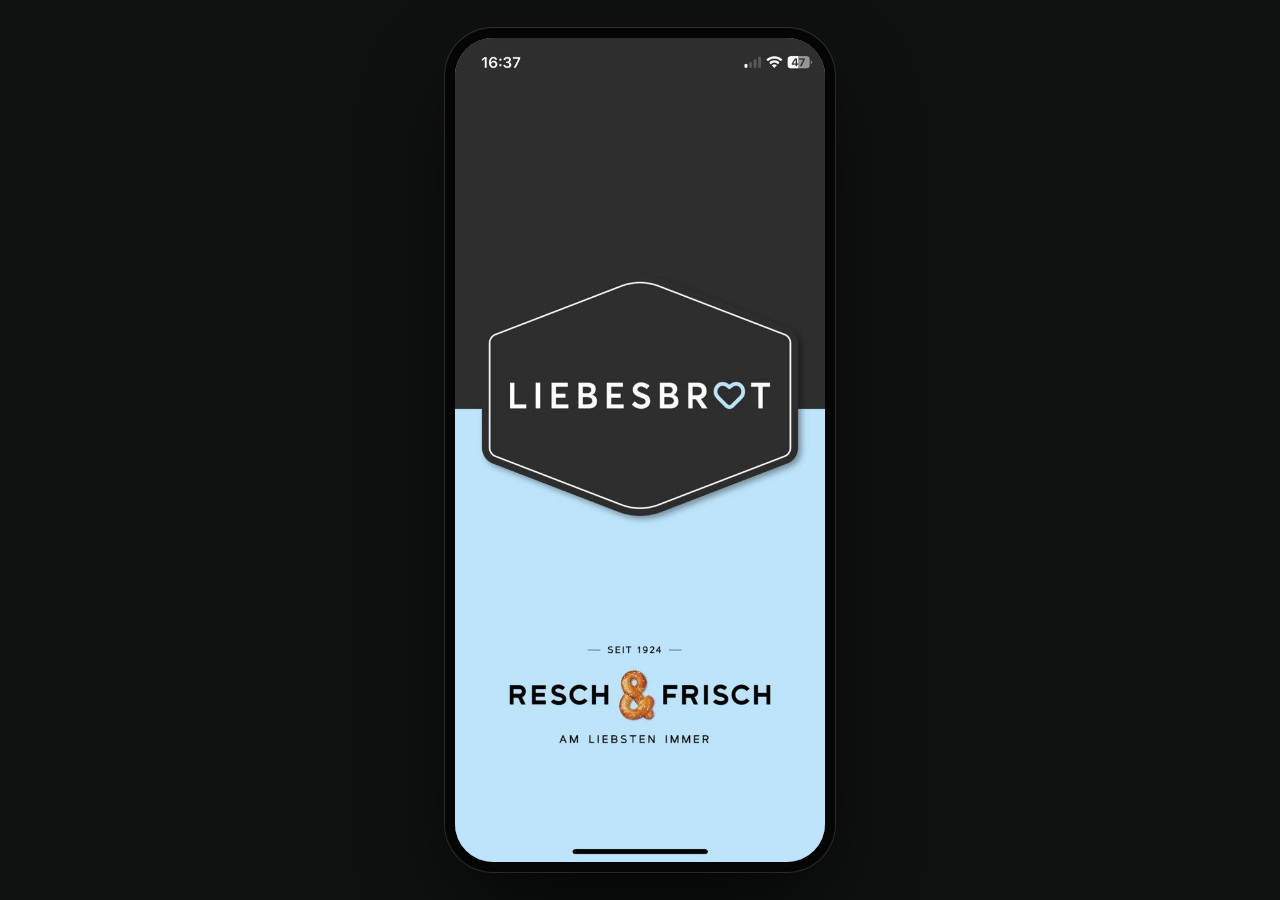
<file: onboarding/prototype.html>
<!doctype html>
<html lang="de">
<head>
<meta charset="utf-8">
<meta name="viewport" content="width=device-width, initial-scale=1, viewport-fit=cover">
<title>Resch &amp; Frisch onboarding prototype</title>
<link rel="preconnect" href="https://fonts.googleapis.com">
<link rel="preconnect" href="https://fonts.gstatic.com" crossorigin>
<link href="https://fonts.googleapis.com/css2?family=Jost:wght@400;500;600&display=swap" rel="stylesheet">
<style>
:root{--ink:#19191A;--ink2:#5C5F66;--line:#DADDE3;--soft:#ECF0F7;--pri:#B9E1FA;--pri-d:#8FCDF4;--err:#E0245E;--ok:#1E9E5A;--warn:#E8890C;--font:'Jost','Futura',system-ui,sans-serif}
*{box-sizing:border-box}
html,body{margin:0;height:100%;background:#0F1111;font-family:var(--font);color:var(--ink);-webkit-font-smoothing:antialiased}
button,input{font:inherit;color:inherit}
button{cursor:pointer;background:none;border:0;padding:0}
:focus-visible{outline:2px solid #1F6FB2;outline-offset:2px}
.stage{height:100%;display:flex;align-items:center;justify-content:center;padding:20px}
.devwrap{width:calc(390px * var(--s,1));height:calc(844px * var(--s,1));flex:none}
.device{width:390px;height:844px;transform:scale(var(--s,1));transform-origin:top left;border-radius:48px;padding:10px;background:#050506;box-shadow:0 0 0 1px rgba(255,255,255,.12),0 40px 90px -20px rgba(0,0,0,.8)}
.screen{position:relative;width:100%;height:100%;border-radius:38px;overflow:hidden;background:#fff}
.embed .stage{padding:0;display:block}
.embed .devwrap{width:100%;height:100%}
.embed .device{width:100%;height:100%;transform:none;border-radius:0;padding:0;box-shadow:none}
.embed .screen{border-radius:0}
.status{height:44px;display:flex;align-items:center;justify-content:space-between;padding:0 26px 0 30px;font-weight:600;font-size:15px;flex:none}
.status i{display:inline-block;width:24px;height:11px;border:1.5px solid currentColor;border-radius:3px;position:relative;margin-left:6px;vertical-align:-1px}
.status i::after{content:"";position:absolute;inset:1.5px;right:4px;background:currentColor;border-radius:1px}
.view{position:absolute;inset:0;display:flex;flex-direction:column;background:#fff}
.view.enter{animation:in .32s cubic-bezier(.22,1,.36,1)}
.view.enter.back{animation:inb .32s cubic-bezier(.22,1,.36,1)}
.inp input[type=password]:not(:placeholder-shown){font-family:system-ui,-apple-system,sans-serif;letter-spacing:.12em}
@keyframes in{from{transform:translateX(28px);opacity:0}}
@keyframes inb{from{transform:translateX(-28px);opacity:0}}
@media (prefers-reduced-motion:reduce){.view.enter,.view.enter.back{animation:none}}
/* nav with brand + progress */
.nav{flex:none;padding:6px 16px 0}
.navrow{height:44px;display:flex;align-items:center;justify-content:space-between}
.iconbtn{width:40px;height:40px;border-radius:50%;display:grid;place-items:center}
.iconbtn:hover{background:var(--soft)}
.brand{display:flex;align-items:center;gap:4px;font-weight:600;letter-spacing:.14em;font-size:15px}
.brand img{width:22px;height:30px;object-fit:contain}
.bar{display:grid;grid-template-columns:repeat(3,1fr);gap:6px;margin-top:6px}
.bar span{height:4px;border-radius:2px;background:var(--soft);overflow:hidden}
.bar span b{display:block;height:100%;width:0;background:var(--pri-d);transition:width .35s ease}
.body{flex:1;overflow:auto;padding:28px 16px 16px}
h1{margin:0;font-weight:500;font-size:28px;line-height:1.2;letter-spacing:-.01em}
.lead{margin:10px 0 0;font-size:18px;line-height:1.4}
.field{margin-top:28px}
.field label,.flabel{display:block;font-weight:500;font-size:14px;margin-bottom:8px}
.inp{position:relative}
.inp input{width:100%;height:50px;border:1px solid var(--line);border-radius:8px;padding:0 48px 0 14px;font-size:16px;background:#fff;transition:border-color .15s,box-shadow .15s}
.inp input:focus{outline:none;border-color:#5BA8DD;box-shadow:0 0 0 3px rgba(91,168,221,.22)}
.inp input.err{border-color:var(--err)}
.inp .eye{position:absolute;right:6px;top:5px}
.help{margin:8px 0 0;font-size:13px;color:var(--ink2);line-height:1.4}
.help.err{color:var(--err)}
.sugg{margin-top:8px;border:1px solid var(--line);border-radius:8px;overflow:hidden}
.sugg button{display:block;width:100%;text-align:left;padding:12px 14px;font-size:15px;border-top:1px solid var(--soft)}
.sugg button:first-child{border-top:0}
.sugg button:hover,.sugg button:focus{background:var(--soft);outline:none}
.fix{margin-top:10px;display:flex;align-items:center;justify-content:space-between;gap:10px;padding:10px 12px;border-radius:8px;background:#FFF4E5;font-size:14px}
.fix button{font-weight:600;text-decoration:underline}
.meter{display:grid;grid-template-columns:repeat(3,1fr);gap:4px;margin-top:10px}
.meter span{height:4px;border-radius:2px;background:var(--soft)}
.rules{list-style:none;margin:12px 0 0;padding:0;font-size:14px;color:var(--ink2)}
.rules li{display:flex;align-items:center;gap:8px;margin-top:6px}
.rules li::before{content:"";width:16px;height:16px;border-radius:50%;border:1.5px solid var(--line);flex:none}
.rules li.ok{color:var(--ink)}
.rules li.ok::before{background:var(--ok) url("data:image/svg+xml,%3Csvg xmlns='http://www.w3.org/2000/svg' viewBox='0 0 24 24' fill='none' stroke='white' stroke-width='3.5' stroke-linecap='round' stroke-linejoin='round'%3E%3Cpath d='m5 12.5 4.5 4.5L19 7.5'/%3E%3C/svg%3E") center/10px no-repeat;border-color:var(--ok)}
.field label.radio,.radio{display:flex;margin:0;font-weight:400;align-items:center;gap:12px;padding:14px 4px;border-bottom:1px solid var(--soft);font-size:17px;cursor:pointer}
.radio input{width:20px;height:20px;accent-color:#2D84C4;margin:0}
.foot{flex:none;padding:12px 16px 30px;display:flex;gap:10px}
.btn{flex:1;height:50px;border-radius:8px;background:var(--pri);font-weight:500;font-size:16px;transition:background .15s,opacity .15s}
.btn:hover{background:var(--pri-d)}
.btn.sec{background:var(--soft)}
.btn.out{background:#fff;border:1px solid var(--line);display:flex;align-items:center;justify-content:center;gap:10px;font-size:15px}
.btn[disabled]{opacity:.45;cursor:not-allowed;background:var(--pri)}
.home-indicator{position:absolute;left:50%;bottom:8px;width:134px;height:5px;border-radius:3px;background:#0C212C;transform:translateX(-50%);z-index:5}
.skip{position:absolute;right:20px;top:52px;font-size:16px;color:var(--ink2);z-index:2}
.dots{display:flex;gap:6px;justify-content:center;padding-bottom:6px}
.dots i{width:6px;height:6px;border-radius:3px;background:var(--line)}
.dots i.on{width:18px;background:var(--ink)}
.center{text-align:center}
.center .lead{color:var(--ink2);font-size:16px}
.bonus{display:flex;align-items:center;gap:12px;margin:0 16px;padding:12px 14px;border-radius:12px;background:#FFF6EA;border:1px solid #F6DDBA}
.bonus img{width:34px;height:46px;object-fit:contain}
.bonus b{display:block;font-weight:600;font-size:16px}
.bonus span{font-size:14px;color:var(--ink2)}
/* Redesigned welcome screen */
.welcome-hero{position:relative;flex:none;height:42%;overflow:hidden}
.welcome-bg{position:absolute;inset:0;width:100%;height:100%;object-fit:cover;filter:brightness(.55) saturate(1.1)}
.welcome-hero-content{position:absolute;left:0;right:0;bottom:30px;color:#fff;text-align:center;z-index:2}
.welcome-hero-content .brand-row{display:flex;align-items:center;justify-content:center;gap:10px;font-weight:600;letter-spacing:.2em;font-size:22px;text-shadow:0 2px 20px rgba(0,0,0,.4)}
.welcome-hero-content .brand-row img{width:38px;height:52px;object-fit:contain;filter:drop-shadow(0 2px 8px rgba(0,0,0,.3))}
.welcome-hero-content .brand-tag{margin:8px 0 0;font-size:11px;letter-spacing:.32em;color:rgba(255,255,255,.85)}
.welcome-sheet{flex:1;overflow:auto;padding:0 20px 20px;margin-top:-32px;background:#fff;border-radius:28px 28px 0 0;position:relative;z-index:3;box-shadow:0 -12px 32px rgba(10,14,20,.08)}
.bonus-card{display:flex;align-items:center;gap:14px;padding:14px 16px;margin:24px 0 0;border-radius:16px;background:linear-gradient(135deg,#F3FAFF,#FFF6EA);border:1px solid #E5F0F9}
.bonus-ring{width:56px;height:56px;border-radius:50%;background:#19191A;color:#fff;display:flex;flex-direction:column;align-items:center;justify-content:center;flex:none}
.bonus-ring span{font-size:18px;font-weight:700;line-height:1}
.bonus-ring small{font-size:9px;letter-spacing:.14em;color:var(--pri);margin-top:2px}
.bonus-text{display:flex;flex-direction:column;gap:2px}
.bonus-text b{font-weight:600;font-size:14px;color:var(--ink)}
.bonus-text span{font-size:12px;color:var(--ink2);line-height:1.35}
.welcome-title{font-size:22px;font-weight:600;letter-spacing:-0.01em;margin:22px 0 4px;color:var(--ink);line-height:1.2}
.welcome-sub{margin:0;font-size:14px;color:var(--ink2);line-height:1.5}
.welcome-cta-group{margin-top:22px;display:grid;gap:12px}
.primary-cta{width:100%;background:var(--ink);color:#fff;border-radius:14px;height:52px;font-size:15px;font-weight:600;border:0;cursor:pointer;transition:background .2s}
.primary-cta:hover{background:#2A2C2C}
.divider{display:flex;align-items:center;gap:10px;margin:4px 0}
.divider span{font-size:12px;color:var(--ink2);white-space:nowrap}
.divider::before,.divider::after{content:"";flex:1;height:1px;background:var(--line)}
.social-row{display:grid;grid-template-columns:repeat(3,1fr);gap:10px}
.social-btn{height:50px;border-radius:14px;background:#fff;border:1px solid var(--line);display:inline-flex;align-items:center;justify-content:center;cursor:pointer;transition:border-color .2s,background .2s}
.social-btn:hover{border-color:var(--ink);background:#F7F8FA}
.tabbar{flex:none;display:grid;grid-template-columns:repeat(5,1fr);border-top:1px solid var(--soft);padding:8px 4px 26px;background:#fff}
.tabbar span{display:flex;flex-direction:column;align-items:center;gap:4px;font-size:11px;color:#8A8F99}
.tabbar span.on{color:var(--ink);font-weight:500}
.tabbar svg{width:22px;height:22px}
.sumrow{display:flex;justify-content:space-between;align-items:center;gap:12px;padding:12px 0;border-top:1px solid var(--soft)}
.sumrow:first-child{border-top:0}
.sumrow small{display:block;font-size:13px;color:var(--ink2)}
.sumrow b{font-weight:500;font-size:16px}
.chip{height:32px;padding:0 12px;border-radius:16px;background:var(--soft);font-size:14px;font-weight:500;display:inline-flex;align-items:center;gap:6px}
.chip:hover{background:#DDE6F2}
.card{border:1px solid var(--line);border-radius:12px;padding:4px 14px}
.check{display:flex;gap:12px;align-items:flex-start;margin-top:18px;font-size:14px;line-height:1.45;color:var(--ink2);cursor:pointer}
.check input{width:20px;height:20px;margin:0;accent-color:#E8890C;flex:none}
.toast{position:absolute;left:16px;right:16px;bottom:100px;background:#19191A;color:#fff;border-radius:12px;padding:12px 14px;font-size:14px;z-index:9;animation:in .25s ease}
.success{position:relative;flex:1;display:flex;flex-direction:column;align-items:center;justify-content:center;text-align:center;padding:0 28px;overflow:hidden}
.points{font-size:64px;font-weight:600;letter-spacing:-.02em;margin:12px 0 0;line-height:1}
.points small{font-size:20px;font-weight:500;margin-left:6px}
.confetti{position:absolute;inset:0;pointer-events:none}
.confetti i{position:absolute;top:-12px;width:8px;height:14px;border-radius:2px;animation:fall 2.6s linear forwards}
@keyframes fall{to{transform:translateY(880px) rotate(540deg)}}
.club{margin:0 16px;border-radius:16px;padding:18px;background:linear-gradient(135deg,#2B2A28,#4A3826);color:#fff;position:relative;overflow:hidden}
.club img{position:absolute;right:-6px;bottom:-14px;width:96px;opacity:.95;transform:rotate(-8deg)}
.club small{opacity:.75;font-size:13px}
.club .pts{font-size:40px;font-weight:600;margin-top:4px}
.qr{display:grid;place-items:center;margin:18px 16px 0;padding:18px;border:1px dashed var(--line);border-radius:12px;text-align:center;color:var(--ink2);font-size:14px}
/* old one-screen registration (before) */
.old{font-family:'Helvetica Neue',Helvetica,Arial,sans-serif;color:#222}
.old-hot{position:absolute;left:10%;width:80.7%;height:6.2%;border-radius:10px}
.old-hot:hover,.old-hot:focus-visible{box-shadow:0 0 0 2px rgba(31,111,178,.6)}
.old-body{flex:1;overflow:auto;padding:16px 16px 12px}
.old h2{margin:6px 0 2px;font-size:26px;font-weight:700}
.old .sub{margin:0 0 6px;font-size:12px;line-height:1.35}
.old-f{margin-top:10px}
.old-f label{display:block;font-size:13px;font-weight:500;margin-bottom:4px}
.old-f input{width:100%;height:40px;border:1px solid #E1E4EA;border-radius:4px;padding:0 12px;font-size:14px;font-family:inherit}
.old-f input:focus{outline:none;border-color:#7AB8E5}
.old-f input.err{border-color:#E0245E}
.old-f small{display:block;font-size:11px;color:#8A8F99;margin-top:3px}
.old-f small.err{color:#E0245E}
.old-row{display:grid;grid-template-columns:1fr 1fr;gap:8px}
.old-f .old-g input{width:16px;height:16px;padding:0;margin:0;accent-color:#2D84C4}
.old-g{display:flex;gap:16px;margin-top:6px;font-size:13px}
.old-g label{display:flex;align-items:center;gap:6px;font-weight:400}
.old-c{display:flex;gap:10px;margin-top:12px;font-size:12px;line-height:1.4;color:#555}
.old-btn{width:100%;height:44px;border-radius:6px;background:#E4E7F2;color:#555;font-size:15px;font-family:inherit}
.old-btn.on{background:#B9E1FA;color:#19191A}
.old-err{margin:0 0 8px;padding:8px 10px;border-radius:4px;background:#FDECEF;color:#B0123F;font-size:12px}
</style>
</head>
<body>
<div class="stage"><div class="devwrap"><div class="device"><div class="screen" id="screen"></div></div></div></div>
<script>
(function(){
  if (/[?&]embed=1/.test(location.search)) document.documentElement.classList.add('embed');
  const fit = () => { if (document.documentElement.classList.contains('embed')) return; const s = Math.min(1, (innerHeight - 40) / 844, (innerWidth - 32) / 390); document.documentElement.style.setProperty('--s', Math.max(0.4, s).toFixed(3)); };
  fit(); addEventListener('resize', fit);

  const $ = s => document.querySelector(s);
  const esc = s => String(s == null ? '' : s).replace(/&/g,'&amp;').replace(/</g,'&lt;').replace(/"/g,'&quot;');
  const OLD = /[?&]v=old/.test(location.search);
  const S = { step: OLD ? 'old-start' : 'splash', back:false, anim:true, from:null, d:{ id:'', pw:'', showPw:false, name:'', gender:'', bday:'', plz:'', consent:false }, touched:{}, toast:'' };
  const ICON = {
    back:'<svg width="22" height="22" viewBox="0 0 24 24" fill="none" stroke="currentColor" stroke-width="2" stroke-linecap="round" stroke-linejoin="round"><path d="m15 5-7 7 7 7"/></svg>',
    close:'<svg width="20" height="20" viewBox="0 0 24 24" fill="none" stroke="currentColor" stroke-width="2" stroke-linecap="round"><path d="M6 6l12 12M18 6 6 18"/></svg>',
    eye:'<svg width="22" height="22" viewBox="0 0 24 24" fill="none" stroke="currentColor" stroke-width="1.8"><path d="M2 12s3.6-7 10-7 10 7 10 7-3.6 7-10 7S2 12 2 12z"/><circle cx="12" cy="12" r="3"/></svg>',
    eyeoff:'<svg width="22" height="22" viewBox="0 0 24 24" fill="none" stroke="currentColor" stroke-width="1.8" stroke-linecap="round"><path d="M3 3l18 18M10.6 5.1A10.4 10.4 0 0 1 12 5c6.4 0 10 7 10 7a17 17 0 0 1-3.2 4M6.6 6.6C3.8 8.4 2 12 2 12s3.6 7 10 7a9.8 9.8 0 0 0 5.4-1.6M9.9 9.9a3 3 0 0 0 4.2 4.2"/></svg>',
    edit:'<svg width="14" height="14" viewBox="0 0 24 24" fill="none" stroke="currentColor" stroke-width="2" stroke-linecap="round" stroke-linejoin="round"><path d="M4 20h4L19 9l-4-4L4 16z"/></svg>',
    fb:'<svg width="20" height="20" viewBox="0 0 24 24" fill="#1877F2"><path d="M24 12a12 12 0 1 0-13.9 11.9v-8.4H7.1V12h3V9.4c0-3 1.8-4.7 4.5-4.7 1.3 0 2.7.2 2.7.2v3h-1.5c-1.5 0-2 .9-2 1.9V12h3.4l-.5 3.5h-2.9v8.4A12 12 0 0 0 24 12z"/></svg>',
    apple:'<svg width="18" height="20" viewBox="0 0 24 24" fill="#000"><path d="M16.4 12.6c0-2.6 2.1-3.8 2.2-3.9-1.2-1.8-3.1-2-3.8-2-1.6-.2-3.1.9-3.9.9-.8 0-2-.9-3.4-.9-1.7 0-3.3 1-4.2 2.6-1.8 3.1-.5 7.7 1.3 10.2.9 1.2 1.9 2.6 3.2 2.6 1.3-.1 1.8-.8 3.3-.8 1.6 0 2 .8 3.4.8 1.4 0 2.3-1.3 3.1-2.5 1-1.4 1.4-2.8 1.4-2.9-.1 0-2.6-1-2.6-4.1zM13.9 5c.7-.9 1.2-2 1.1-3.2-1 0-2.3.7-3 1.6-.7.8-1.2 2-1.1 3.1 1.1.1 2.3-.6 3-1.5z"/></svg>',
    google:'<svg width="20" height="20" viewBox="0 0 24 24"><path fill="#4285F4" d="M23.5 12.3c0-.8-.1-1.6-.2-2.3H12v4.4h6.5a5.6 5.6 0 0 1-2.4 3.6v3h3.9c2.2-2.1 3.5-5.1 3.5-8.7z"/><path fill="#34A853" d="M12 24c3.2 0 6-1.1 8-2.9l-3.9-3a7.2 7.2 0 0 1-10.8-3.8H1.3v3.1A12 12 0 0 0 12 24z"/><path fill="#FBBC05" d="M5.3 14.3a7.2 7.2 0 0 1 0-4.6V6.6H1.3a12 12 0 0 0 0 10.8z"/><path fill="#EA4335" d="M12 4.8c1.8 0 3.4.6 4.6 1.8l3.4-3.4A12 12 0 0 0 1.3 6.6l4 3.1A7.2 7.2 0 0 1 12 4.8z"/></svg>'
  };
  const tab = (on) => `<nav class="tabbar" aria-label="App navigation">${[['Treue-Club','<path d="M12 21s-7-4.4-7-10a4 4 0 0 1 7-2.6A4 4 0 0 1 19 11c0 5.6-7 10-7 10z"/>'],['Standort','<path d="M12 22s7-6.2 7-12a7 7 0 0 0-14 0c0 5.8 7 12 7 12z"/><circle cx="12" cy="10" r="2.5"/>'],['Menü','<path d="M5 6h14M5 12h14M5 18h14"/>'],['Nachrichten','<path d="M4 5h16v11H8l-4 4z"/>'],['Mehr','<circle cx="5" cy="12" r="1.5"/><circle cx="12" cy="12" r="1.5"/><circle cx="19" cy="12" r="1.5"/>']].map(([l,p],i)=>`<span class="${i===on?'on':''}"><svg viewBox="0 0 24 24" fill="none" stroke="currentColor" stroke-width="1.8" stroke-linecap="round" stroke-linejoin="round">${p}</svg>${l}</span>`).join('')}</nav>`;
  const status = (dark) => `<div class="status" style="${dark?'color:#fff':''}"><span>9:41</span><span>5G <i></i></span></div>`;
  const brand = `<span class="brand" aria-label="Resch und Frisch">RESCH<img src="pretzel.png" alt="">FRISCH</span>`;
  // progress: 0 account (id, pw), 1 about you (name..plz), 2 check
  const STEPS = ['id','pw','name','gender','bday','plz','summary'];
  const prog = (step) => { const i = STEPS.indexOf(step); const seg = [[0,2],[2,6],[6,7]]; return `<div class="bar" aria-hidden="true">${seg.map(([a,b])=>`<span><b style="width:${i>=b?100:i<a?0:Math.round(((i-a)+1)/(b-a)*100)}%"></b></span>`).join('')}</div>`; };
  const nav = (step) => `<div class="nav"><div class="navrow"><button class="iconbtn" data-act="back" aria-label="Zurück">${ICON.back}</button>${brand}<button class="iconbtn" data-act="exit" aria-label="Schließen">${ICON.close}</button></div>${prog(step)}</div>`;

  /* validation */
  const DOMAINS = ['gmail.com','outlook.com','yahoo.com','gmx.at','gmx.net','web.de','icloud.com','hotmail.com'];
  const isEmail = v => /^[^\s@]+@[^\s@]+\.[a-z]{2,}$/i.test(v.trim());
  const isPhone = v => /^\+?[0-9 ]{8,}$/.test(v.trim());
  function typo(v){ const m = v.trim().match(/@([^@\s]+)$/); if (!m) return null; const dom = m[1].toLowerCase(); if (DOMAINS.includes(dom)) return null;
    const dist=(a,b)=>{const d=Array.from({length:a.length+1},(_,i)=>[i]);for(let j=1;j<=b.length;j++)d[0][j]=j;for(let i=1;i<=a.length;i++)for(let j=1;j<=b.length;j++)d[i][j]=Math.min(d[i-1][j]+1,d[i][j-1]+1,d[i-1][j-1]+(a[i-1]===b[j-1]?0:1));return d[a.length][b.length];};
    let best=null,bd=3; DOMAINS.forEach(x=>{const k=dist(dom,x); if(k<bd&&k>0){bd=k;best=x;}}); return best ? v.trim().replace(/@[^@]+$/,'@'+best) : null; }
  const pwRules = v => [[v.length>=8,'Mindestens 8 Zeichen'],[/[0-9]/.test(v),'Mindestens eine Zahl'],[/[^A-Za-z0-9]/.test(v),'Mindestens ein Symbol']];
  const pwScore = v => pwRules(v).filter(r=>r[0]).length + (v.length>=12?1:0);
  const bdayOk = v => { const m=v.match(/^(\d{2})\.(\d{2})\.(\d{4})$/); if(!m) return false; const d=+m[1],mo=+m[2],y=+m[3]; const dt=new Date(y,mo-1,d); return dt.getDate()===d && dt.getMonth()===mo-1 && y>1900 && y<=2026-14; };
  const valid = { id: () => isEmail(S.d.id)||isPhone(S.d.id), pw: () => pwRules(S.d.pw).every(r=>r[0]), name: () => S.d.name.trim().split(/\s+/).length>=2, gender: () => !!S.d.gender, bday: () => bdayOk(S.d.bday), plz: () => !S.d.plz || /^\d{4,5}$/.test(S.d.plz), summary: () => S.d.consent };

  function view(){
    const st = S.step, d = S.d;
    if (st === 'old-start') return `<div class="view old"><img src="old-start.jpg" alt="Alte Startseite der Resch und Frisch App mit fünf Anmeldeoptionen" style="position:absolute;inset:0;width:100%;height:100%;object-fit:fill">
      ${[['Mit Facebook anmelden',41.4],['Mit Apple anmelden',50.4],['Mit Google anmelden',59.4],['Mit SMS anmelden',68.3]].map(([l,y])=>`<button class="old-hot" data-act="social" aria-label="${l}" style="top:${y-3.1}%"></button>`).join('')}
      <button class="old-hot" data-go="old-form" aria-label="Mit Email anmelden" style="top:${77.3-3.1}%"></button></div>`;
    if (st === 'old-form') { const e = S.oldErr || {}, f = (k, label, ph, extra) => `<div class="old-f"><label for="o-${k}">${label}</label><input id="o-${k}" data-o="${k}" value="${esc(S.d[k]||'')}" placeholder="${ph}" class="${e[k]?'err':''}" ${extra||''}><small class="${e[k]?'err':''}">${e[k]||'Enter your helper text here'}</small></div>`;
      return `<div class="view old ${S.anim?'enter':''}">${status()}<div class="navrow" style="padding:0 12px;border-bottom:3px solid #B9E1FA"><button class="iconbtn" data-go="old-start" data-dir="back" aria-label="Zurück">${ICON.back}</button>${brand}<span style="width:40px"></span></div>
      <div class="old-body"><h2>Persönliche Daten</h2><p class="sub">Fast geschafft!<br>Fülle bitte noch deine Daten aus</p>
        ${Object.keys(e).length ? `<p class="old-err" role="alert">Bitte überprüfe ${Object.keys(e).length} Angaben.</p>` : ''}
        ${f('id','E-Mail','E-Mail eingeben','type="email"')}${f('pw','Passwort','Passwort eingeben','type="password"')}
        <div class="old-row">${f('first','Vorname','Vorname eingeben')}${f('last','Nachname','Nachname eingeben')}</div>
        <div class="old-row">${f('bday','Geburtstag','TT.MM.JJJJ')}${f('plz','Postleitzahl (Optional)','PLZ eingeben')}</div>
        <div class="old-f"><label>Geschlecht</label><div class="old-g">${['Keine Angabe','Weiblich','Männlich'].map(g=>`<label><input type="radio" name="og" data-ogender="${g}" ${S.d.gender===g?'checked':''}>${g}</label>`).join('')}</div></div>
        <label class="old-c"><input type="checkbox" data-oconsent ${S.d.consent?'checked':''}><span style="${e.consent?'color:#B0123F':''}">Ja, ich habe die Datenschutzbestimmungen und Teilnahmebedingungen gelesen und akzeptiere sie.</span></label>
      </div><div class="foot" style="padding-top:8px"><button class="old-btn ${S.d.consent?'on':''}" data-act="oldsubmit">Bestätigen</button></div><span class="home-indicator"></span></div>`; }
    if (st === 'old-done') return `<div class="view old ${S.anim?'enter':''}">${status()}<div class="success"><h2>Registrierung abgeschlossen</h2><p class="sub" style="font-size:14px;margin-top:10px">Du kannst jetzt Treuepunkte sammeln.</p></div><div class="foot"><button class="old-btn on" data-act="oldrestart">Von vorne</button></div><span class="home-indicator"></span></div>`;
    if (st === 'splash') return `<div class="view" style="background:#2A2A2A"><button data-go="intro1" aria-label="Weiter" style="position:absolute;inset:0"><img src="splash.jpg" alt="Liebesbrot von Resch und Frisch, seit 1924" style="width:100%;height:100%;object-fit:cover;display:block"></button></div>`;
    if (st === 'intro1' || st === 'intro2') {
      const one = st === 'intro1';
      return `<div class="view ${S.anim?'enter':''} ${S.back?'back':''}">${status()}<button class="skip" data-go="welcome">Überspringen</button>
        <div class="body center" style="padding-top:40px">
          ${one ? `<img src="illu.png" alt="" style="width:300px;max-width:100%;display:block;margin:0 auto">` : `<svg viewBox="0 0 300 270" width="300" style="display:block;margin:0 auto;max-width:100%" aria-hidden="true"><rect x="70" y="30" width="160" height="210" rx="18" fill="#fff" stroke="#19191A" stroke-width="3"/><rect x="92" y="62" width="116" height="116" rx="8" fill="#ECF0F7"/><g fill="#19191A"><rect x="104" y="74" width="30" height="30" rx="3"/><rect x="166" y="74" width="30" height="30" rx="3"/><rect x="104" y="136" width="30" height="30" rx="3"/><rect x="146" y="118" width="10" height="10"/><rect x="160" y="132" width="10" height="10"/><rect x="176" y="146" width="10" height="10"/><rect x="146" y="150" width="10" height="16"/><rect x="186" y="122" width="10" height="10"/></g><g fill="#fff"><rect x="111" y="81" width="16" height="16" rx="2"/><rect x="173" y="81" width="16" height="16" rx="2"/><rect x="111" y="143" width="16" height="16" rx="2"/></g><g fill="#19191A"><rect x="116" y="86" width="6" height="6"/><rect x="178" y="86" width="6" height="6"/><rect x="116" y="148" width="6" height="6"/></g><path d="M86 120h128" stroke="#E8890C" stroke-width="3" stroke-linecap="round"/><rect x="118" y="196" width="64" height="8" rx="4" fill="#DADDE3"/><rect x="232" y="150" width="54" height="70" rx="6" fill="#FFF6EA" stroke="#19191A" stroke-width="2.5" transform="rotate(12 259 185)"/><path d="M244 168h26M244 180h20M244 192h24" stroke="#19191A" stroke-width="2" stroke-linecap="round" transform="rotate(12 259 185)"/></svg>`}
          <h1 style="margin-top:28px;font-size:24px">${one?'Herzlich Willkommen!':'QR Code Scannen'}</h1>
          <p class="lead">${one?'Jetzt Treuepunkte sammeln und gegen attraktive Prämien eintauschen':'Ganz einfach! QR Code auf der Rechnung scannen und Treuepunkte sammeln'}</p>
        </div>
        <div class="dots" aria-hidden="true"><i class="${one?'on':''}"></i><i class="${one?'':'on'}"></i></div>
        <div class="foot">${one?'':'<button class="btn sec" data-go="intro1" data-dir="back">Zurück</button>'}<button class="btn" data-go="${one?'intro2':'welcome'}">Weiter</button></div>
        <span class="home-indicator"></span></div>`;
    }
    if (st === 'welcome') return `<div class="view ${S.anim?'enter':''} ${S.back?'back':''}" style="background:#fff">${status()}
      <div class="welcome-hero">
        <img src="splash.jpg" alt="" class="welcome-bg">
        <div class="welcome-hero-content">
          <div class="brand-row"><span>RESCH</span><img src="pretzel.png" alt=""><span>FRISCH</span></div>
          <p class="brand-tag">AM LIEBSTEN IMMER</p>
        </div>
      </div>
      <div class="welcome-sheet">
        <div class="bonus-card">
          <div class="bonus-ring"><span>100</span><small>PKT</small></div>
          <div class="bonus-text"><b>Dein Willkommensgeschenk</b><span>Sofort nach der Registrierung gutgeschrieben</span></div>
        </div>
        <h1 class="welcome-title">Willkommen bei Resch &amp; Frisch</h1>
        <p class="welcome-sub">Punkte sammeln, Vorteile sichern, jederzeit</p>
        <div class="welcome-cta-group">
          <button class="btn primary-cta" data-go="id">Mit Telefonnummer oder E-Mail anmelden</button>
          <div class="divider"><span>oder weiter mit</span></div>
          <div class="social-row">
            <button class="social-btn" data-act="social" aria-label="Mit Facebook anmelden">${ICON.fb}</button>
            <button class="social-btn" data-act="social" aria-label="Mit Apple anmelden">${ICON.apple}</button>
            <button class="social-btn" data-act="social" aria-label="Mit Google anmelden">${ICON.google}</button>
          </div>
        </div>
      </div>
      <span class="home-indicator"></span></div>`;
    const wrap = (inner, cta, dis) => `<div class="view ${S.anim?'enter':''} ${S.back?'back':''}">${status()}${nav(st)}<div class="body">${inner}</div><div class="foot"><button class="btn" data-act="next" ${dis?'disabled':''}>${cta||'Weiter'}</button></div><span class="home-indicator"></span></div>`;
    if (st === 'id') {
      const v = d.id, at = v.includes('@'), local = v.split('@')[0], after = at ? v.split('@')[1] : '';
      const sugg = at && local && !DOMAINS.includes(after) ? DOMAINS.slice(0,4).filter(x => x.startsWith(after)).map(x => local + '@' + x) : [];
      const fix = isEmail(v) ? typo(v) : null;
      const showErr = S.touched.id && v && !valid.id() && !sugg.length;
      return wrap(`<h1>Nutze deine E-Mail oder Telefonnummer zum Anmelden</h1>
        <div class="field"><label for="f-id">E-Mail-Adresse/Telefonnummer</label><div class="inp"><input id="f-id" data-f="id" value="${esc(v)}" inputmode="email" autocomplete="email" placeholder="E-Mail-Adresse/Telefonnummer eingeben" class="${showErr?'err':''}" aria-describedby="h-id"></div>
        ${sugg.length ? `<div class="sugg" role="listbox" aria-label="Vorschläge">${sugg.map(x=>`<button role="option" data-fill="${esc(x)}">${esc(x)}</button>`).join('')}</div>` : ''}
        ${fix ? `<div class="fix"><span>Meintest du <b>${esc(fix)}</b>?</span><button data-fill="${esc(fix)}">Übernehmen</button></div>` : ''}
        <p class="help ${showErr?'err':''}" id="h-id">${showErr ? 'Bitte gib eine gültige E-Mail-Adresse oder Telefonnummer ein' : 'Wir schicken dir keinen Spam. Versprochen.'}</p></div>`, 'Weiter', !valid.id());
    }
    if (st === 'pw') {
      const sc = pwScore(d.pw), lab = !d.pw ? '' : sc <= 1 ? ['Schwach','var(--err)'] : sc <= 2 ? ['Mittel','var(--warn)'] : ['Stark','var(--ok)'];
      return wrap(`<h1>Dein Passwort</h1><p class="lead">Bitte wähle ein sicheres Passwort</p>
        <div class="field"><label for="f-pw">Passwort</label><div class="inp"><input id="f-pw" data-f="pw" type="${d.showPw?'text':'password'}" value="${esc(d.pw)}" placeholder="Passwort eingeben" autocomplete="new-password"><button class="iconbtn eye" data-act="eye" aria-label="${d.showPw?'Passwort verbergen':'Passwort anzeigen'}">${d.showPw?ICON.eyeoff:ICON.eye}</button></div>
        <div class="meter" aria-hidden="true">${[1,2,3].map(i=>`<span style="background:${lab && i <= Math.min(3, Math.max(1, sc)) ? lab[1] : 'var(--soft)'}"></span>`).join('')}</div>
        ${lab ? `<p class="help" style="color:${lab[1]};font-weight:500">${lab[0]}</p>` : ''}
        <ul class="rules">${pwRules(d.pw).map(([ok,t])=>`<li class="${ok?'ok':''}">${t}</li>`).join('')}</ul></div>`, 'Weiter', !valid.pw());
    }
    if (st === 'name') return wrap(`<h1>Dein Name?</h1><p class="lead">Wir möchten eine personalisierte Erfahrung für dich schaffen</p>
      <div class="field"><label for="f-name">Vor- und Nachname</label><div class="inp"><input id="f-name" data-f="name" value="${esc(d.name)}" placeholder="z. B. Anna Huber" autocomplete="name"></div>${S.touched.name && d.name && !valid.name() ? '<p class="help err">Bitte gib Vor- und Nachnamen ein</p>' : ''}</div>`, S.from ? 'Speichern' : 'Weiter', !valid.name());
    if (st === 'gender') return wrap(`<h1>Dein Geschlecht?</h1><p class="lead">Wir möchten eine personalisierte Erfahrung für dich schaffen</p>
      <div class="field" role="radiogroup" aria-label="Geschlecht">${['Weiblich','Männlich','Divers','Keine Angabe'].map(g=>`<label class="radio"><input type="radio" name="g" data-gender="${g}" ${d.gender===g?'checked':''}>${g}</label>`).join('')}</div>`, S.from ? 'Speichern' : 'Weiter', !valid.gender());
    if (st === 'bday') return wrap(`<h1>Dein Geburtstag?</h1><p class="lead">Wir benötigen dies, um dir spezielle Angebote und Rabatte zu senden</p>
      <div class="field"><label for="f-bday">Geburtstag</label><div class="inp"><input id="f-bday" data-f="bday" value="${esc(d.bday)}" inputmode="numeric" placeholder="TT.MM.JJJJ" maxlength="10"></div><p class="help ${S.touched.bday && d.bday.length===10 && !valid.bday()?'err':''}">${S.touched.bday && d.bday.length===10 && !valid.bday() ? 'Bitte prüfe das Datum' : 'An deinem Geburtstag wartet eine Überraschung'}</p></div>`, S.from ? 'Speichern' : 'Weiter', !valid.bday());
    if (st === 'plz') return wrap(`<h1>Deine Postleitzahl?</h1><p class="lead">Um sicher zu gehen, dass du dich in unserem Liefergebiet befindest</p>
      <div class="field"><label for="f-plz">Postleitzahl (optional)</label><div class="inp"><input id="f-plz" data-f="plz" value="${esc(d.plz)}" inputmode="numeric" placeholder="z. B. 4020" maxlength="5"></div><p class="help">Du kannst diesen Schritt auch überspringen</p></div>`, S.from ? 'Speichern' : (d.plz ? 'Weiter' : 'Überspringen'), !valid.plz());
    if (st === 'summary') {
      const rows = [['Name',d.name,'name'],[isEmail(d.id)?'E-Mail':'Telefonnummer',d.id,'id'],['Geschlecht',d.gender,'gender'],['Geburtstag',d.bday,'bday'],['Postleitzahl',d.plz||'Nicht angegeben','plz']];
      return wrap(`<h1>Fast geschafft, bitte überprüfe deine Angaben</h1>
        <div class="card" style="margin-top:22px">${rows.map(([k,v,s])=>`<div class="sumrow"><span><small>${k}</small><b>${esc(v)}</b></span><button class="chip" data-edit="${s}" aria-label="${k} bearbeiten">${ICON.edit}Bearbeiten</button></div>`).join('')}</div>
        <label class="check"><input type="checkbox" data-f="consent" ${d.consent?'checked':''}><span>Ja, ich habe die Datenschutzbestimmungen und Teilnahmebedingungen gelesen und akzeptiere sie.</span></label>`, 'Bestätigen', !valid.summary());
    }
    if (st === 'done') {
      const first = d.name.split(' ')[0] || 'du';
      const colors = ['#E8890C','#B9E1FA','#19191A','#F6C35B','#8FCDF4','#C9692C'];
      return `<div class="view ${S.anim?'enter':''}">${status()}<div class="success">
        <div class="confetti" aria-hidden="true">${Array.from({length:36},(_,i)=>`<i style="left:${(i*37)%100}%;background:${colors[i%6]};animation-delay:${(i%9)*0.09}s;transform:rotate(${i*23}deg)"></i>`).join('')}</div>
        <img src="pretzel.png" alt="" style="width:92px">
        <h1 style="margin-top:14px">Willkommen im Treue-Club, ${esc(first)}!</h1>
        <p class="points">+100<small>Punkte</small></p>
        <p class="lead" style="color:var(--ink2);font-size:16px">Dein Willkommensbonus ist schon auf deinem Konto.</p>
      </div><div class="foot"><button class="btn" data-go="club">Zum Treue-Club</button></div><span class="home-indicator"></span></div>`;
    }
    if (st === 'club') return `<div class="view ${S.anim?'enter':''}">${status()}<div class="body" style="padding:12px 0 0">
        <div style="display:flex;justify-content:space-between;align-items:center;padding:0 16px 14px">${brand}<button class="chip" data-act="restart">Neu starten</button></div>
        <div class="club"><small>Dein Punktestand</small><div class="pts">100 Punkte</div><small>Noch 150 Punkte bis zum Gratis-Kaffee</small><img src="pretzel.png" alt=""></div>
        <div class="qr"><svg width="120" height="120" viewBox="0 0 21 21" aria-label="Dein Treue-QR-Code" role="img" shape-rendering="crispEdges"><rect width="21" height="21" fill="#fff"/>${qr()}</svg><span style="margin-top:10px">An der Kassa zeigen und Punkte sammeln</span></div>
      </div>${tab(0)}<span class="home-indicator"></span></div>`;
    return '';
  }
  function qr(){ let h=''; const f=(x,y)=>{h+=`<rect x="${x}" y="${y}" width="7" height="7" fill="#19191A"/><rect x="${x+1}" y="${y+1}" width="5" height="5" fill="#fff"/><rect x="${x+2}" y="${y+2}" width="3" height="3" fill="#19191A"/>`;}; f(0,0);f(14,0);f(0,14); let s=7; for(let y=0;y<21;y++)for(let x=0;x<21;x++){ if((x<8&&y<8)||(x>12&&y<8)||(x<8&&y>12)) continue; s=(s*1103515245+12345)&0x7fffffff; if(s%3===0) h+=`<rect x="${x}" y="${y}" width="1" height="1" fill="#19191A"/>`; } return h; }

  const root = $('#screen');
  function render(keepFocus){
    const a = document.activeElement, fid = a && a.id, pos = a && a.selectionStart;
    root.innerHTML = view();
    if (keepFocus && fid && document.getElementById(fid)) { const el = document.getElementById(fid); el.focus(); try { const end = fid === 'f-bday' || fid === 'f-plz'; el.setSelectionRange(end ? el.value.length : pos, end ? el.value.length : pos); } catch(e){} }
    S.back = false; S.anim = false;
  }
  // update everything except the input being typed in, so typing never loses focus or caret
  function patch(){
    const tmp = document.createElement('div'); tmp.innerHTML = view();
    const cur = root.querySelector('.view'), nxt = tmp.querySelector('.view'); if (!cur || !nxt) return render(true);
    const cf = cur.querySelector('.field'), nf = nxt.querySelector('.field');
    if (cf && nf) { const ci = cf.querySelector('.inp'), ni = nf.querySelector('.inp');
      if (ci && ni) {
        const a = ci.querySelector('input'), b = ni.querySelector('input');
        if (a && b) { a.className = b.className; if (a.value !== b.value) { a.value = b.value; try { a.setSelectionRange(a.value.length, a.value.length); } catch(e){} } }
        while (ci.nextSibling) ci.nextSibling.remove();
        let n = ni.nextSibling; while (n) { const nx = n.nextSibling; cf.appendChild(n); n = nx; }
      } }
    const f1 = cur.querySelector('.foot'), f2 = nxt.querySelector('.foot'); if (f1 && f2) f1.replaceWith(f2);
  }
  function go(step, back){ S.step = step; S.back = !!back; S.anim = true; render(); const i = root.querySelector('input:not([type=radio]):not([type=checkbox])'); if (i && !('ontouchstart' in window)) setTimeout(() => i.focus({preventScroll:true}), 60); }
  function next(){ const st = S.step; if (valid[st] && !valid[st]()) { S.touched[st] = true; render(); return; }
    if (S.from) { S.from = null; return go('summary'); }
    if (st === 'summary') return go('done');
    go(STEPS[STEPS.indexOf(st) + 1]); }
  function back(){ if (S.from) { S.from = null; return go('summary', true); } const i = STEPS.indexOf(S.step); go(i <= 0 ? 'welcome' : STEPS[i - 1], true); }
  function toast(t){ const old = root.querySelector('.toast'); if (old) old.remove(); const el = document.createElement('div'); el.className = 'toast'; el.setAttribute('role','status'); el.textContent = t; root.appendChild(el); clearTimeout(toast.t); toast.t = setTimeout(() => el.remove(), 2800); }

  root.addEventListener('click', e => {
    const t = e.target.closest('button,[data-go]'); if (!t || t.disabled) return; const ds = t.dataset;
    if (ds.go) return go(ds.go, ds.dir === 'back');
    if (ds.fill) { S.d.id = ds.fill; S.touched.id = true; render(); const el = $('#f-id'); if (el) { el.focus(); el.setSelectionRange(el.value.length, el.value.length); } return; }
    if (ds.edit) { S.from = 'summary'; return go(ds.edit); }
    switch (ds.act) {
      case 'next': return next();
      case 'back': return back();
      case 'exit': return go('welcome', true);
      case 'eye': { S.d.showPw = !S.d.showPw; const el = $('#f-pw'); if (el) { el.type = S.d.showPw ? 'text' : 'password'; t.innerHTML = S.d.showPw ? ICON.eyeoff : ICON.eye; t.setAttribute('aria-label', S.d.showPw ? 'Passwort verbergen' : 'Passwort anzeigen'); el.focus(); el.setSelectionRange(el.value.length, el.value.length); } return; }
      case 'social': return toast('Social Login ist in diesem Prototyp nicht aktiv. Weiter mit Telefonnummer oder E-Mail.');
      case 'oldsubmit': { const d = S.d, e = {};
        if (!isEmail(d.id||'')) e.id = 'Bitte gib eine gültige E-Mail ein'; if (!pwRules(d.pw||'').every(r=>r[0])) e.pw = 'Mind. 8 Zeichen, eine Zahl und ein Symbol';
        if (!(d.first||'').trim()) e.first = 'Pflichtfeld'; if (!(d.last||'').trim()) e.last = 'Pflichtfeld'; if (!bdayOk(d.bday||'')) e.bday = 'Format TT.MM.JJJJ';
        if (!d.consent) e.consent = 1; S.oldErr = e; if (Object.keys(e).length) { render(); root.querySelector('.old-body').scrollTop = 0; return; } return go('old-done'); }
      case 'oldrestart': S.d = { id:'', pw:'', showPw:false, name:'', gender:'', bday:'', plz:'', consent:false }; S.oldErr = null; return go('old-start');
      case 'restart': S.d = { id:'', pw:'', showPw:false, name:'', gender:'', bday:'', plz:'', consent:false }; S.touched = {}; return go('splash');
    }
  });
  root.addEventListener('input', e => {
    if (e.target.dataset.o) { S.d[e.target.dataset.o] = e.target.value; return; }
    const t = e.target, k = t.dataset.f; if (!k || t.type === 'checkbox') return;
    let v = t.value;
    if (k === 'bday') { const dgt = v.replace(/\D/g,'').slice(0,8); v = dgt.length > 4 ? dgt.slice(0,2)+'.'+dgt.slice(2,4)+'.'+dgt.slice(4) : dgt.length > 2 ? dgt.slice(0,2)+'.'+dgt.slice(2) : dgt; if (v.length === 10) S.touched.bday = true; }
    if (k === 'plz') v = v.replace(/\D/g,'').slice(0,5);
    S.d[k] = v; patch();
  });
  root.addEventListener('change', e => { const t = e.target; if (t.dataset.ogender) { S.d.gender = t.dataset.ogender; return; } if ('oconsent' in t.dataset) { S.d.consent = t.checked; const b = root.querySelector('.old-btn'); if (b) b.classList.toggle('on', t.checked); return; } if (t.dataset.gender) { S.d.gender = t.dataset.gender; render(); } if (t.dataset.f === 'consent') { S.d.consent = t.checked; render(); } });
  root.addEventListener('focusout', e => { const k = e.target.dataset && e.target.dataset.f; if (k && S.d[k]) S.touched[k] = true; });
  root.addEventListener('keydown', e => { if (e.key === 'Enter' && e.target.tagName === 'INPUT' && !e.target.dataset.o) { e.preventDefault(); next(); } });

  render();
  if (!OLD) setTimeout(() => { if (S.step === 'splash') go('intro1'); }, 1800);
})();
</script>
</body>
</html>
</file>
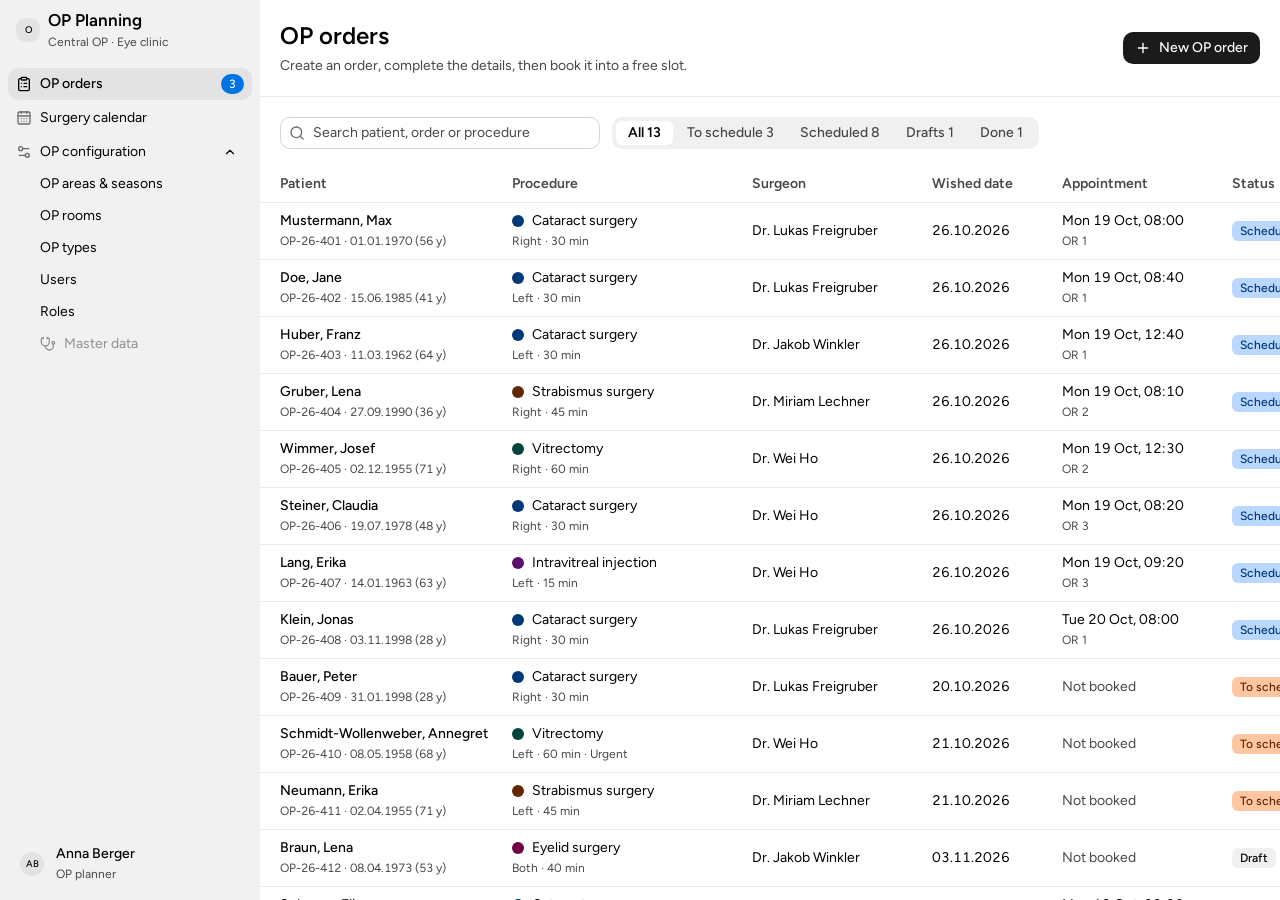
<file: opt/prototype.html>
<!doctype html>
<html lang="en">
<head>
<meta charset="utf-8">
<meta name="viewport" content="width=device-width, initial-scale=1">
<title>OP Planning prototype</title>
  <script type="module" crossorigin src="./assets/app.js"></script>
  <link rel="modulepreload" crossorigin href="./assets/focusOutline.stylex.js">
  <link rel="stylesheet" crossorigin href="./assets/index.css">
</head>
<body>
<div id="root"></div>
</body>
</html>
</file>
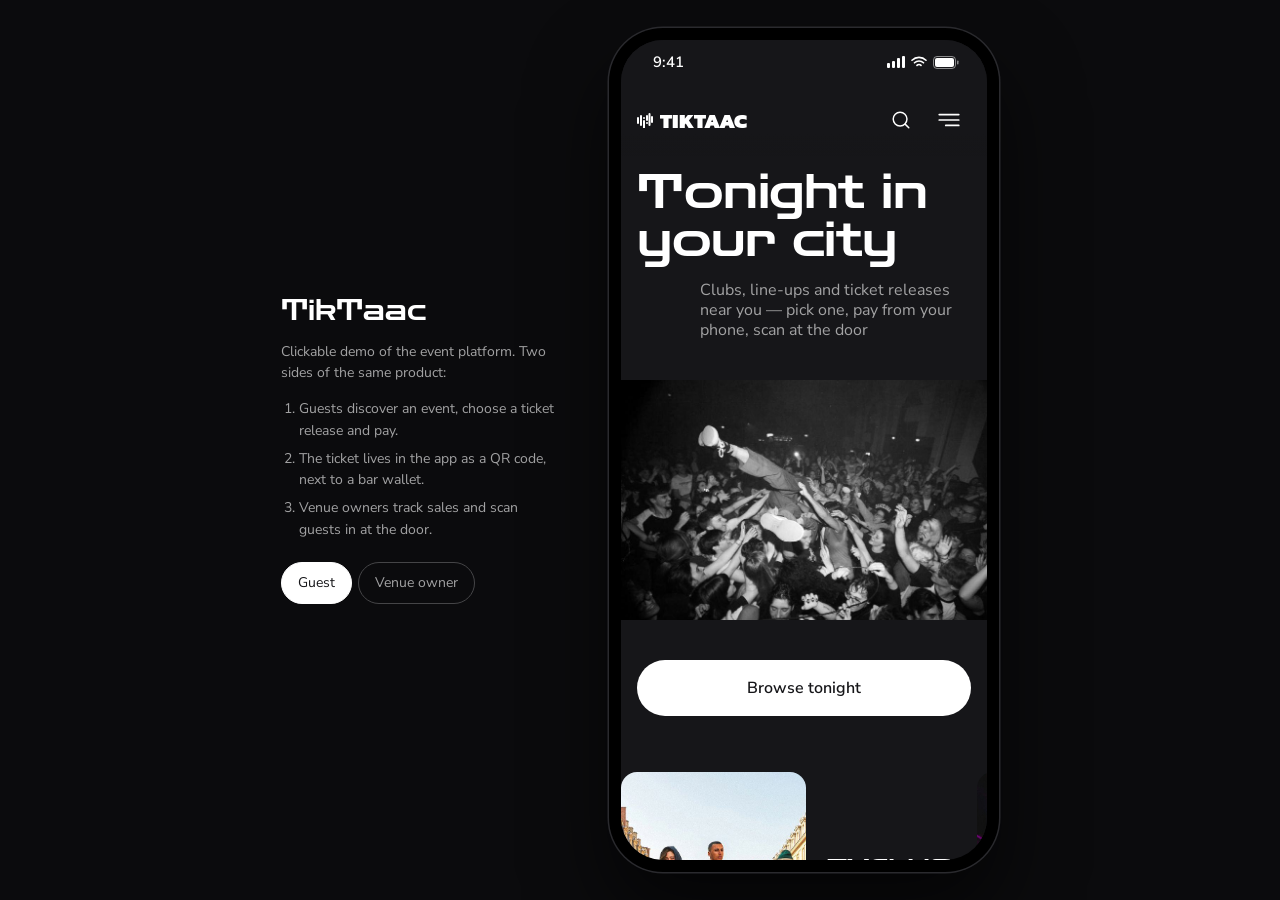
<file: tiktaac/prototype.html>
<!doctype html>
<html lang="en">
<head>
<meta charset="utf-8">
<meta name="viewport" content="width=device-width, initial-scale=1, viewport-fit=cover">
<title>TikTaac prototype</title>
<link rel="preconnect" href="https://fonts.googleapis.com">
<link rel="preconnect" href="https://fonts.gstatic.com" crossorigin>
<link href="https://fonts.googleapis.com/css2?family=Zen+Dots&family=Nunito+Sans:opsz,wght@6..12,300;6..12,400;6..12,600;6..12,700&family=Kanit:wght@900&display=swap" rel="stylesheet">
<style>
:root{
  --bg:#161619; --ink:#FFFFFF; --muted:#A2A2A3; --line:#454547; --soft:rgba(255,251,251,.2);
  --panel:#1F1F23; --panel2:#26262B; --accent:#FFFFFF;
  --display:'Zen Dots',system-ui,sans-serif; --body:'Nunito Sans',system-ui,sans-serif;
}
*{box-sizing:border-box}
html,body{margin:0;height:100%;background:#0B0B0D;color:var(--ink);font-family:var(--body);-webkit-font-smoothing:antialiased}
button{font:inherit;color:inherit;background:none;border:0;padding:0;cursor:pointer}
a{color:inherit}
:focus-visible{outline:2px solid #fff;outline-offset:2px}
::selection{background:#fff;color:#161619}

/* stage: framed phone on wide screens, full-bleed when embedded or on phones */
.stage{height:100%;min-height:0;display:flex;align-items:center;justify-content:center;gap:48px;padding:20px 16px;box-sizing:border-box;overflow:hidden}
/* the phone keeps its real 390x844 layout and is scaled down to fit the window */
.devwrap{flex:none;width:calc(390px * var(--s,1));height:calc(844px * var(--s,1))}
.devwrap .device{transform:scale(var(--s,1));transform-origin:top left}
.embed .devwrap{width:100%;height:100%}
.embed .devwrap .device{transform:none}
.device{position:relative;width:390px;height:844px;border-radius:54px;padding:12px;background:#000;box-shadow:0 0 0 1.5px #2a2a2e,0 40px 80px rgba(0,0,0,.6)}
.screen{position:relative;width:100%;height:100%;border-radius:42px;overflow:hidden;background:var(--bg)}
.embed .stage{padding:0;display:block;min-height:0;height:100%}
.embed .device{width:100%;height:100%;border-radius:0;padding:0;box-shadow:none;background:var(--bg)}
.embed .screen{border-radius:0}
.embed .aside{display:none}
@media (max-width:520px){.devwrap{width:100%;height:100%}.devwrap .device{transform:none}.stage{padding:0;display:block;height:100%}.device{width:100%;height:100%;border-radius:0;padding:0;box-shadow:none}.screen{border-radius:0}.aside{display:none}}
.aside{max-width:280px;color:var(--muted);font-size:14px;line-height:1.55}
.aside h1{font-family:var(--display);font-weight:400;color:#fff;font-size:28px;line-height:1.1;margin:0 0 14px}
.aside ol{padding-left:18px;margin:14px 0 0}.aside li{margin:6px 0}
.aside .role{display:flex;gap:6px;margin-top:22px}
.chipbtn{border:1px solid var(--line);border-radius:100px;padding:9px 16px;font-size:14px;color:var(--muted);transition:all .2s}
.chipbtn.on{background:#fff;color:var(--bg);border-color:#fff}

/* app chrome */
.status{position:absolute;top:0;left:0;right:0;height:44px;background:var(--bg);display:flex;align-items:center;justify-content:space-between;padding:0 28px 0 32px;font-size:15px;font-weight:600;z-index:30;pointer-events:none}
.status .ind{display:flex;gap:6px;align-items:center}
.embed .status{display:none}
.scroller{position:absolute;inset:0;overflow-y:auto;overflow-x:hidden;scrollbar-width:none;padding-top:44px}
.embed .scroller{padding-top:0}
.scroller::-webkit-scrollbar{display:none}
.hdr{position:sticky;top:0;z-index:20;height:72px;display:flex;align-items:center;justify-content:space-between;padding:0 16px;background:linear-gradient(var(--bg) 70%,rgba(22,22,25,0))}
.logo{display:flex;align-items:center;gap:7px;font-family:'Kanit',sans-serif;font-weight:900;font-size:21px;letter-spacing:.01em}
.hdr .icons{display:flex;gap:4px}
.ibtn{width:44px;height:44px;display:grid;place-items:center;border-radius:12px;transition:background .2s}
.ibtn:hover{background:rgba(255,255,255,.06)}
.view{animation:enter .38s cubic-bezier(.22,1,.36,1)}
@keyframes enter{from{opacity:0;transform:translateY(10px)}to{opacity:1;transform:none}}
@media (prefers-reduced-motion:reduce){.view{animation:none}}

/* type */
.d1{font-family:var(--display);font-weight:400;font-size:48px;line-height:1;margin:0;letter-spacing:-.01em}
.d2{font-family:var(--display);font-weight:400;font-size:32px;line-height:1.1;margin:0}
.d3{font-family:var(--display);font-weight:400;font-size:24px;line-height:1.1;margin:0}
.p{font-size:14px;line-height:1.3;color:var(--muted);margin:0}
.p16{font-size:16px;line-height:1.25;color:var(--muted);margin:0}
.meta{font-size:12px;font-weight:300;letter-spacing:.25em;color:var(--muted);text-transform:uppercase}
.pad{padding:0 16px}
.sec{padding:56px 16px 0}
.sec>.d2{margin-bottom:16px}

/* controls */
.btn{display:flex;align-items:center;justify-content:center;gap:8px;width:100%;height:56px;border-radius:100px;background:#fff;color:var(--bg);font-weight:600;font-size:16px;transition:transform .15s,opacity .2s}
.btn:active{transform:scale(.985)}
.btn.ghost{background:transparent;color:#fff;border:1px solid var(--line)}
.btn[disabled]{opacity:.35;cursor:not-allowed}
.tag{display:inline-flex;align-items:center;gap:4px;height:26px;padding:0 14px;border:1px solid var(--line);border-radius:8px;font-size:14px;color:var(--muted)}
.chips{display:flex;gap:8px;overflow-x:auto;scrollbar-width:none;padding:0 16px}
.chips::-webkit-scrollbar{display:none}
.chip{flex:none;height:38px;padding:0 18px;border:1px solid var(--line);border-radius:100px;font-size:14px;color:var(--muted);transition:all .2s}
.chip.on{background:#fff;color:var(--bg);border-color:#fff;font-weight:600}
.field{display:block;margin-bottom:16px}
.field span{display:block;font-size:12px;color:var(--muted);letter-spacing:.06em;margin-bottom:8px}
.field input{width:100%;height:52px;border-radius:12px;border:1px solid var(--line);background:transparent;color:#fff;padding:0 16px;font:inherit;font-size:16px;caret-color:#fff}
.field input:focus{outline:none;border-color:#fff}
.search{display:flex;align-items:center;gap:10px;height:48px;margin:0 16px 16px;border:1px solid var(--line);border-radius:100px;padding:0 18px;color:var(--muted)}
.search input{flex:1;background:none;border:0;color:#fff;font:inherit;font-size:15px;outline:none}

/* cards */
.hscroll{display:flex;gap:16px;overflow-x:auto;scroll-snap-type:x mandatory;scrollbar-width:none;padding:0 16px}
.hscroll::-webkit-scrollbar{display:none}
.feat{flex:none;width:340px;display:flex;gap:20px;align-items:center;scroll-snap-align:start;text-align:left}
.feat .ph{width:185px;height:300px;border-radius:16px;overflow:hidden;flex:none}
.ph img{width:100%;height:100%;object-fit:cover;display:block;transition:transform .6s cubic-bezier(.22,1,.36,1)}
.card{flex:none;width:295px;border:1px solid var(--soft);border-radius:16px;padding:16px;display:flex;flex-direction:column;gap:16px;scroll-snap-align:start;text-align:left}
.card .ph{height:240px;border-radius:10px;overflow:hidden}
.card:hover .ph img,.feat:hover .ph img,.row:hover .ph img{transform:scale(1.04)}
.row{display:flex;gap:14px;align-items:center;width:100%;padding:12px 0;border-bottom:1px solid #2a2a2e;text-align:left}
.row .ph{width:92px;height:92px;border-radius:12px;overflow:hidden;flex:none}
.ch{font-size:20px;font-weight:600;line-height:1.2;margin:0}
.sub{font-size:12px;font-weight:300;letter-spacing:.25em;color:var(--muted);text-transform:uppercase;margin:8px 0 0}
.panel{border:1px solid #2e2e33;background:var(--panel);border-radius:16px;padding:18px}

/* event */
.hero-img{position:relative;height:392px;margin-top:-72px}
.hero-img img{width:100%;height:100%;object-fit:cover;display:block}
.hero-img::after{content:"";position:absolute;inset:0;background:linear-gradient(to bottom,rgba(22,22,25,.55),rgba(22,22,25,0) 30%,rgba(22,22,25,0) 70%,var(--bg))}
.back{position:absolute;left:16px;top:84px;z-index:2;width:48px;height:48px;border-radius:8px;background:rgba(22,22,25,.6);backdrop-filter:blur(8px);display:grid;place-items:center}
.tier{display:flex;align-items:center;justify-content:space-between;gap:12px;width:100%;padding:16px;border:1px solid var(--line);border-radius:14px;text-align:left;transition:border-color .2s,background .2s}
.tier+.tier{margin-top:10px}
.tier.on{border-color:#fff;background:rgba(255,255,255,.04)}
.tier.sold{opacity:.4;cursor:not-allowed}
.radio{width:20px;height:20px;border-radius:50%;border:1.5px solid var(--line);display:grid;place-items:center;flex:none}
.tier.on .radio{border-color:#fff}
.tier.on .radio::after{content:"";width:10px;height:10px;border-radius:50%;background:#fff}
.count{font-family:var(--display);font-size:20px;letter-spacing:.04em}
.qty{display:flex;align-items:center;gap:16px}
.qty button{width:40px;height:40px;border-radius:50%;border:1px solid var(--line);display:grid;place-items:center}
.qty b{font-family:var(--display);font-weight:400;font-size:20px;min-width:24px;text-align:center}
.sumrow{display:flex;justify-content:space-between;align-items:baseline;padding:12px 0;border-bottom:1px solid #2a2a2e;font-size:16px}
.pay{display:flex;align-items:center;gap:14px;width:100%;height:60px;padding:0 18px;border:1px solid var(--line);border-radius:14px;text-align:left;font-size:16px}
.pay+.pay{margin-top:10px}
.pay.on{border-color:#fff}
.steps{display:flex;gap:6px;margin:0 16px 22px}
.steps i{flex:1;height:3px;border-radius:3px;background:#2e2e33}
.steps i.on{background:#fff}

/* ticket */
.ticket{margin:0 16px;border-radius:20px;background:#fff;color:var(--bg);padding:22px;position:relative}
.ticket .qr{width:100%;aspect-ratio:1;display:block;image-rendering:pixelated;border-radius:8px}
.ticket .cut{height:0;border-top:2px dashed #d9d9dc;margin:18px -22px;position:relative}
.ticket .cut::before,.ticket .cut::after{content:"";position:absolute;top:-13px;width:24px;height:24px;border-radius:50%;background:var(--bg)}
.ticket .cut::before{left:-12px}.ticket .cut::after{right:-12px}
.tk{display:grid;grid-template-columns:1fr 1fr;gap:14px 18px}
.tk span{display:block;font-size:11px;letter-spacing:.14em;text-transform:uppercase;color:#6C6C6C}
.tk b{font-weight:600;font-size:15px}
.tabs{display:flex;gap:8px;padding:0 16px 20px}

/* owner */
.kpis{display:grid;grid-template-columns:1fr 1fr;gap:10px;padding:0 16px}
.kpi{border:1px solid #2e2e33;border-radius:16px;padding:16px;background:var(--panel)}
.kpi.wide{grid-column:1/-1}
.kpi small{display:block;font-size:12px;letter-spacing:.08em;color:var(--muted);text-transform:uppercase}
.kpi strong{display:block;font-family:var(--display);font-weight:400;font-size:30px;margin-top:10px;font-variant-numeric:tabular-nums}
.kpi .delta{font-size:13px;color:var(--muted);margin-top:6px}
.bars{display:flex;flex-direction:column;gap:14px}
.bar{display:grid;grid-template-columns:1fr auto;gap:6px 12px;font-size:14px}
.bar .track{grid-column:1/-1;height:8px;border-radius:8px;background:#2a2a2e;overflow:hidden}
.bar .fill{height:100%;border-radius:8px;background:#fff;transform-origin:left;animation:grow .9s cubic-bezier(.22,1,.36,1) both}
@keyframes grow{from{transform:scaleX(0)}}
.cols{display:flex;align-items:flex-end;gap:10px;height:170px;padding-top:10px}
.cols div{flex:1;display:flex;flex-direction:column;align-items:center;gap:8px;height:100%;justify-content:flex-end;font-size:11px;color:var(--muted)}
.cols i{flex:none;display:block;width:100%;border-radius:6px 6px 2px 2px;background:#fff;transform-origin:bottom;animation:rise .8s cubic-bezier(.22,1,.36,1) both}
.cols div.lo i{background:#55555b}
@keyframes rise{from{transform:scaleY(0)}}
.prog{height:6px;border-radius:6px;background:#2a2a2e;margin-top:10px;overflow:hidden}
.prog i{display:block;height:100%;background:#fff;border-radius:6px}

/* scanner */
.scan{position:relative;margin:0 16px;height:420px;border-radius:20px;overflow:hidden}
.scan img{width:100%;height:100%;object-fit:cover;filter:brightness(.6)}
.scan .frame{position:absolute;left:50%;top:50%;width:220px;height:220px;transform:translate(-50%,-50%)}
.scan .frame b{position:absolute;width:42px;height:42px;border:3px solid #fff}
.scan .frame b:nth-child(1){left:0;top:0;border-right:0;border-bottom:0;border-radius:14px 0 0 0}
.scan .frame b:nth-child(2){right:0;top:0;border-left:0;border-bottom:0;border-radius:0 14px 0 0}
.scan .frame b:nth-child(3){left:0;bottom:0;border-right:0;border-top:0;border-radius:0 0 0 14px}
.scan .frame b:nth-child(4){right:0;bottom:0;border-left:0;border-top:0;border-radius:0 0 14px 0}
.scan .line{position:absolute;left:12px;right:12px;height:2px;background:#fff;box-shadow:0 0 18px #fff;animation:sweep 1.8s ease-in-out infinite alternate}
@keyframes sweep{from{top:14px}to{top:204px}}
.ok{position:absolute;inset:0;display:grid;place-items:center;background:rgba(22,22,25,.72);backdrop-filter:blur(4px);animation:enter .3s ease both}
.okmark{width:84px;height:84px;border-radius:50%;background:#fff;color:var(--bg);display:grid;place-items:center;margin:0 auto 14px}

/* menu sheet */
.menu{position:absolute;inset:0;z-index:40;background:var(--bg);display:flex;flex-direction:column;padding:44px 16px 24px;animation:enter .3s cubic-bezier(.22,1,.36,1)}
.embed .menu{padding-top:0}
.menu nav{display:flex;flex-direction:column;margin-top:18px}
.menu nav button{font-family:var(--display);font-size:28px;text-align:left;padding:14px 0;border-bottom:1px solid #2a2a2e;display:flex;justify-content:space-between;align-items:center}
.menu .grp{font-size:12px;letter-spacing:.25em;color:var(--muted);text-transform:uppercase;margin:26px 0 4px}
.toast{position:absolute;left:16px;right:16px;bottom:24px;z-index:50;background:#fff;color:var(--bg);border-radius:14px;padding:14px 16px;font-weight:600;font-size:14px;display:flex;gap:10px;align-items:center;animation:enter .3s ease both}
.foot{margin-top:64px;padding:28px 16px 40px;border-top:1px solid var(--line);display:flex;flex-wrap:wrap;gap:12px 28px;color:var(--muted);font-size:14px}
.foot b{color:#fff;font-weight:400}
.spacer{height:28px}

/* ================= desktop ================= */
.desk .scroller{padding-top:0}
.dwrap{max-width:1440px;margin:0 auto;padding:0 64px;box-sizing:border-box}
.dhdr{position:sticky;top:0;z-index:20;background:rgba(22,22,25,.92);backdrop-filter:blur(10px);border-bottom:1px solid #222226}
.dhdr-in{height:92px;display:flex;align-items:center;justify-content:space-between}
.desk .logo{font-size:25px}
.dnav{display:flex;align-items:center;gap:40px}
.dnav>button:not(.pill){font-size:16px;color:#BBBBBB;transition:color .2s}
.dnav>button:not(.pill):hover,.dnav>button.on{color:#fff}
.pill{display:inline-flex;align-items:center;gap:8px;height:52px;padding:0 28px;border-radius:40px;background:#fff;color:var(--bg);font-weight:700;font-size:16px;white-space:nowrap}
.pill.ghost{background:transparent;color:#BBBBBB;border:1px solid var(--line);font-weight:400}
.pill.ghost:hover{color:#fff;border-color:#fff}
.dnav .pill+.pill{margin-left:-16px}
.dd1{font-family:var(--display);font-weight:400;font-size:clamp(96px,10vw,160px);line-height:.98;margin:0}
.dd2{font-family:var(--display);font-weight:400;font-size:56px;line-height:1.05;margin:0}
.dhero{position:relative;min-height:760px;display:flex;align-items:center;overflow:hidden}
.dhero-img{position:absolute;top:40px;right:0;bottom:40px;width:62%}
.dhero-img img{width:100%;height:100%;object-fit:cover;display:block}
.dhero-img::after{content:"";position:absolute;inset:0;background:linear-gradient(90deg,var(--bg),rgba(22,22,25,.2) 45%,rgba(22,22,25,0)),linear-gradient(0deg,rgba(0,0,0,.25),rgba(0,0,0,.25))}
.dhero-copy{position:relative;z-index:1;width:100%}
.dfeat{display:grid;grid-template-columns:minmax(0,.85fr) minmax(0,1fr);gap:96px;align-items:center;padding-top:96px}
.dfeat .ph{aspect-ratio:706/840;border-radius:20px;overflow:hidden}
.drow-head{display:flex;justify-content:space-between;align-items:center;gap:24px;margin-bottom:40px}
.dgrid4{display:grid;grid-template-columns:repeat(4,minmax(0,1fr));gap:24px}
.dgrid3{display:grid;grid-template-columns:repeat(3,minmax(0,1fr));gap:24px;margin-top:40px}
.dcard{display:flex;flex-direction:column;gap:22px;border:1px solid var(--line);border-radius:24px;padding:24px;text-align:left;transition:border-color .25s}
.dcard:hover{border-color:#8a8a8f}
.dcard .ph{aspect-ratio:1/1;border-radius:14px;overflow:hidden}
.dcard:hover .ph img{transform:scale(1.04)}
.dcard-body{flex:1}
.dpartner{display:grid;grid-template-columns:minmax(0,1fr) minmax(0,1fr);gap:96px;align-items:center;padding-top:140px}
.dpartner .ph{aspect-ratio:4/3;border-radius:20px;overflow:hidden}
.dfilters{display:flex;gap:16px;align-items:center;flex-wrap:wrap;margin-top:36px}
.devent{display:grid;grid-template-columns:minmax(0,42%) minmax(0,1fr)}
.devent-img{position:sticky;top:92px;height:calc(100vh - 92px);min-height:560px}
.devent-img img{width:100%;height:100%;object-fit:cover;display:block}
.devent-body{padding:72px 64px 40px 96px;max-width:860px}
.drel{display:flex;gap:16px;align-items:stretch;margin-top:40px}
.counter{width:190px;flex:none;border:1px solid var(--line);border-radius:12px;padding:22px;display:flex;flex-direction:column;justify-content:center;gap:8px}
.dwhen{display:flex;justify-content:space-between;align-items:center;gap:20px;padding:24px 0;border-bottom:1px solid #2a2a2e}
.dcol{max-width:620px;margin:0 auto;padding-bottom:40px}
.desk .dcol .ticket{margin:0 auto;max-width:420px}
.desk .dcol .tabs{justify-content:center}
.dash{display:grid;grid-template-columns:300px minmax(0,1fr);gap:48px;padding-top:48px;align-items:start}
.dside{display:flex;flex-direction:column;border:1px solid var(--line);border-radius:10px;overflow:hidden;position:sticky;top:120px}
.dside button{text-align:left;padding:22px 24px;font-size:20px;color:#8f8f94;border-top:1px solid var(--line);transition:background .2s,color .2s}
.dside button:first-child{border-top:0}
.dside button:hover:not([disabled]){color:#fff}
.dside button.on{background:#BBBBBB;color:#161619;font-weight:700}
.dside button[disabled]{cursor:default;opacity:.55}
.dkpis{display:grid;grid-template-columns:repeat(3,minmax(0,1fr));gap:24px}
.dkpis .kpi{padding:24px 28px;border-radius:10px;background:transparent;border-color:var(--line)}
.dkpis .kpi strong{font-family:var(--body);font-weight:400;font-size:44px}
.kpi.light{background:#fff;color:var(--bg);border-color:#fff}
.kpi.light small,.kpi.light .delta{color:#454547}
.dpanels{display:grid;grid-template-columns:minmax(0,1fr) minmax(0,1fr);gap:24px;margin-top:24px}
.dpanels .panel{background:transparent;border-color:var(--line);border-radius:10px;padding:28px}
.dmain .scan{margin:0}.dmain .pad{padding:0}
.dfoot{margin-top:120px;border-top:1px solid var(--line);padding:40px 0 48px;font-size:18px}
.dfoot-row{display:flex;justify-content:space-between;gap:24px}
.dfoot-row span{display:flex;gap:44px}
.dfoot-row b{font-weight:400}
.dfoot-row.muted{color:#8f8f94;margin-top:64px;font-size:15px}
@media (max-width:1200px){.dgrid4{grid-template-columns:repeat(2,minmax(0,1fr))}.dash{grid-template-columns:240px minmax(0,1fr)}.devent-body{padding-left:56px}}
</style>
</head>
<body>
<div class="stage">
  <aside class="aside" aria-label="About this prototype">
    <h1>TikTaac</h1>
    <p>Clickable demo of the event platform. Two sides of the same product:</p>
    <ol>
      <li>Guests discover an event, choose a ticket release and pay.</li>
      <li>The ticket lives in the app as a QR code, next to a bar wallet.</li>
      <li>Venue owners track sales and scan guests in at the door.</li>
    </ol>
    <div class="role" role="group" aria-label="Switch side">
      <button class="chipbtn" data-role="guest">Guest</button>
      <button class="chipbtn" data-role="owner">Venue owner</button>
    </div>
  </aside>
  <div class="devwrap"><div class="device">
    <div class="screen" id="screen">
      <div class="status" aria-hidden="true"><span>9:41</span><span class="ind">
        <svg width="18" height="12" viewBox="0 0 18 12" fill="#fff"><rect x="0" y="7" width="3" height="5" rx="1"/><rect x="5" y="5" width="3" height="7" rx="1"/><rect x="10" y="2" width="3" height="10" rx="1"/><rect x="15" y="0" width="3" height="12" rx="1"/></svg>
        <svg width="16" height="12" viewBox="0 0 16 12" fill="none" stroke="#fff" stroke-width="1.6" stroke-linecap="round"><path d="M1 4.2a10 10 0 0 1 14 0M3.5 6.8a6.4 6.4 0 0 1 9 0M6 9.4a2.8 2.8 0 0 1 4 0"/></svg>
        <svg width="26" height="13" viewBox="0 0 26 13" fill="none"><rect x=".5" y=".5" width="22" height="12" rx="3.5" stroke="#fff" opacity=".5"/><rect x="2" y="2" width="19" height="9" rx="2" fill="#fff"/><rect x="24" y="4.5" width="1.5" height="4" rx=".75" fill="#fff" opacity=".5"/></svg>
      </span></div>
      <div class="scroller" id="scroller"></div>
    </div>
  </div></div>
</div>

<script>
(function(){
  if (/[?&]embed=1/.test(location.search)) document.documentElement.classList.add('embed');
  const im = (n) => n; // photos sit next to this file

  // desktop layout when the prototype is embedded in a wide frame
  const setMode = () => { const desk = document.documentElement.classList.contains('embed') && window.innerWidth >= 1000; const was = document.documentElement.classList.contains('desk'); document.documentElement.classList.toggle('desk', desk); return was !== desk; };
  setMode();
  window.addEventListener('resize', () => { if (setMode() && typeof render === 'function') { S.menu = false; render(false); } });

  // scale the phone so the whole device fits the window
  const fit = () => {
    const s = Math.min(1, (window.innerHeight - 40) / 844, (window.innerWidth - (window.innerWidth > 900 ? 380 : 32)) / 390);
    document.documentElement.style.setProperty('--s', Math.max(0.4, s).toFixed(3));
  };
  fit();
  window.addEventListener('resize', fit);

  const I = {
    search:'<svg width="22" height="22" viewBox="0 0 24 24" fill="none" stroke="currentColor" stroke-width="1.6" stroke-linecap="round"><circle cx="11" cy="11" r="7.5"/><path d="m20.5 20.5-4-4"/></svg>',
    menu:'<svg width="26" height="26" viewBox="0 0 24 24" fill="none" stroke="currentColor" stroke-width="1.6" stroke-linecap="round"><path d="M3 7h18M3 12h18M9 17h12"/></svg>',
    close:'<svg width="24" height="24" viewBox="0 0 24 24" fill="none" stroke="currentColor" stroke-width="1.6" stroke-linecap="round"><path d="M6 6l12 12M18 6 6 18"/></svg>',
    back:'<svg width="22" height="22" viewBox="0 0 24 24" fill="none" stroke="currentColor" stroke-width="1.6" stroke-linecap="round" stroke-linejoin="round"><path d="M20 12H4M10 6l-6 6 6 6"/></svg>',
    arrow:'<svg width="18" height="18" viewBox="0 0 24 24" fill="none" stroke="currentColor" stroke-width="1.6" stroke-linecap="round" stroke-linejoin="round"><path d="M4 12h16M14 6l6 6-6 6"/></svg>',
    star:'<svg width="14" height="14" viewBox="0 0 24 24" fill="none" stroke="currentColor" stroke-width="1.6" stroke-linejoin="round"><path d="m12 3 2.8 5.7 6.2.9-4.5 4.4 1.1 6.2L12 17.3l-5.6 2.9 1.1-6.2L3 9.6l6.2-.9z"/></svg>',
    minus:'<svg width="16" height="16" viewBox="0 0 24 24" fill="none" stroke="currentColor" stroke-width="1.8" stroke-linecap="round"><path d="M5 12h14"/></svg>',
    plus:'<svg width="16" height="16" viewBox="0 0 24 24" fill="none" stroke="currentColor" stroke-width="1.8" stroke-linecap="round"><path d="M12 5v14M5 12h14"/></svg>',
    check:'<svg width="22" height="22" viewBox="0 0 24 24" fill="none" stroke="currentColor" stroke-width="2.2" stroke-linecap="round" stroke-linejoin="round"><path d="m5 12.5 4.5 4.5L19 7.5"/></svg>',
    card:'<svg width="22" height="22" viewBox="0 0 24 24" fill="none" stroke="currentColor" stroke-width="1.6"><rect x="2.5" y="5" width="19" height="14" rx="2.5"/><path d="M2.5 10h19"/></svg>',
    phone:'<svg width="22" height="22" viewBox="0 0 24 24" fill="none" stroke="currentColor" stroke-width="1.6"><rect x="6" y="2.5" width="12" height="19" rx="3"/><path d="M10.5 18.5h3" stroke-linecap="round"/></svg>',
    pin:'<svg width="16" height="16" viewBox="0 0 24 24" fill="none" stroke="currentColor" stroke-width="1.6"><path d="M12 21s-7-6.2-7-11.5a7 7 0 0 1 14 0C19 14.8 12 21 12 21z"/><circle cx="12" cy="9.5" r="2.5"/></svg>'
  };
  const LOGO = '<svg width="16" height="15" viewBox="0 0 16 15" fill="#fff" aria-hidden="true"><rect x="0" y="4" width="2" height="7" rx="1"/><rect x="3" y="2" width="2" height="11" rx="1"/><rect x="6" y="4" width="2" height="2" rx="1"/><rect x="6" y="7" width="2" height="9" rx="1"/><rect x="9" y="2" width="2" height="6" rx="1"/><rect x="9" y="9" width="2" height="2" rx="1"/><rect x="11.5" y="0" width="2" height="13" rx="1"/><rect x="14" y="3" width="2" height="7" rx="1"/></svg>';

  /* data, taken from the Figma screens */
  const EVENTS = [
    { id:'soiree', name:'Exclusive Celestial Soirée', venue:'Marquee New York', city:'NY', date:'Fri / Dec 24 / 9:00 pm', type:'Party', rating:'9.8', img:'crew.jpg', from:46.2 },
    { id:'lastparty', name:'The Last Party', venue:'Marquee New York', city:'NY', date:'Sat / Dec 30 / 11:00 pm', type:'Club night', rating:'9.6', img:'stage.jpg', from:38 },
    { id:'neon', name:'Neon Glow Party', venue:'Lavo Rooftop', city:'NY', date:'Thu / Dec 21 / 10:00 pm', type:'Party', rating:'9.4', img:'neonface.jpg', from:29 },
    { id:'disco', name:'Disco Fever Night', venue:'Le Bain', city:'NY', date:'Fri / Dec 22 / 10:30 pm', type:'Club night', rating:'9.1', img:'confetti.jpg', from:25 },
    { id:'masq', name:'Midnight Masquerade Ball', venue:'Webster Hall', city:'NY', date:'Sat / Dec 23 / 9:00 pm', type:'Gala', rating:'9.7', img:'tunnel.jpg', from:60 },
    { id:'vip', name:'VIP Lounge Experience', venue:'1 OAK', city:'NY', date:'Sun / Dec 24 / 11:00 pm', type:'Lounge', rating:'9.3', img:'bar.jpg', from:120 },
    { id:'tropical', name:'Tropical Summer Splash', venue:'House of Yes', city:'NY', date:'Fri / Dec 29 / 8:00 pm', type:'Concert', rating:'8.9', img:'garden.jpg', from:35 }
  ];
  const TIERS = [
    { id:'early', name:'Early bird', price:46.2, left:0, note:'Sold out' },
    { id:'first', name:'First release', price:500, left:82, note:'82 left' },
    { id:'second', name:'Second release', price:1000, left:60, note:'60 left' }
  ];
  const money = (v) => '$' + (Number.isInteger(v) ? v : v.toFixed(1));

  /* state */
  const S = { role:'guest', view:'home', ev:'soiree', tier:'first', qty:1, step:1, pay:'wallet', filter:'All', q:'', tab:'tickets', menu:false, tickets:[], balance:1200, scanned:false, toast:'' };
  const scroller = document.getElementById('scroller');

  function go(view, extra){ Object.assign(S, extra || {}, { view, menu:false }); render(true); }

  const header = (title) => `
    <div class="hdr">
      <button class="logo" data-go="${S.role==='owner'?'analytics':'home'}" aria-label="TikTaac home">${LOGO}<span>TIKTAAC</span></button>
      <div class="icons">
        <button class="ibtn" data-go="events" aria-label="Search events">${I.search}</button>
        <button class="ibtn" data-act="menu" aria-label="Open menu">${I.menu}</button>
      </div>
    </div>`;

  const footer = () => `<div class="foot"><b>Home</b><b>About</b><b>Blog</b><b>Help</b><span style="width:100%"></span><span>Privacy policy</span><span>© All Rights Reserved</span><span>2024</span></div>`;

  const V = {
    home(){
      const up = EVENTS.slice(1);
      return header() + `
      <div class="pad" style="padding-top:12px">
        <h1 class="d1">Tonight in your city</h1>
        <p class="p16" style="margin:16px 0 0 63px">Clubs, line-ups and ticket releases near you — pick one, pay from your phone, scan at the door</p>
      </div>
      <div class="ph" style="height:240px;margin-top:40px"><img src="${im('crowd.jpg')}" alt="Crowd at a night club" style="filter:grayscale(1) contrast(1.05)"></div>
      <div class="pad" style="margin-top:40px"><button class="btn" data-go="events">Browse tonight</button></div>
      <div style="margin-top:56px" class="hscroll" aria-label="Featured events">
        ${EVENTS.slice(0,3).map(e=>`
          <button class="feat" data-go="event" data-ev="${e.id}">
            <div class="ph"><img src="${im(e.img)}" alt=""></div>
            <div><h3 class="d3" style="font-size:24px;text-transform:uppercase">${e.name}</h3><p class="p" style="margin-top:16px">${e.date.replace(/ \/ (\d)/,' /<br>$1')}</p></div>
          </button>`).join('')}
      </div>
      <div class="sec"><h2 class="d2">Upcoming events</h2></div>
      <div class="hscroll" aria-label="Upcoming events">
        ${up.map(e=>`
          <button class="card" data-go="event" data-ev="${e.id}">
            <div class="ph"><img src="${im(e.img)}" alt=""></div>
            <div><p class="ch">${e.name}</p><p class="sub">${e.date}</p><p class="sub" style="margin-top:6px">${e.venue}</p></div>
            <span class="btn" style="height:48px">From ${money(e.from)}</span>
          </button>`).join('')}
      </div>
      <div class="sec">
        <h2 class="d2" style="margin-bottom:8px">Become a partner</h2>
        <p class="p" style="margin-bottom:28px">We’re proud to work with a global network of promoters, venues and artists</p>
        <button class="btn ghost" data-act="role" data-role="owner">Open the owner dashboard</button>
      </div>` + footer();
    },

    events(){
      const types = ['All','Party','Club night','Concert','Gala','Lounge'];
      const q = S.q.trim().toLowerCase();
      const list = EVENTS.filter(e => (S.filter==='All' || e.type===S.filter) && (!q || (e.name+e.venue).toLowerCase().includes(q)));
      return header() + `
      <div class="pad" style="padding-top:8px;margin-bottom:20px"><h1 class="d2">Events</h1></div>
      <label class="search">${I.search}<input id="q" type="search" placeholder="Search events or venues" value="${S.q.replace(/"/g,'&quot;')}" aria-label="Search events or venues"></label>
      <div class="chips" role="group" aria-label="Filter by type">${types.map(t=>`<button class="chip ${S.filter===t?'on':''}" data-filter="${t}" aria-pressed="${S.filter===t}">${t}</button>`).join('')}</div>
      <div class="pad" style="margin-top:14px">
        ${list.length ? list.map(e=>`
          <button class="row" data-go="event" data-ev="${e.id}">
            <div class="ph"><img src="${im(e.img)}" alt=""></div>
            <div style="min-width:0;flex:1"><p class="ch" style="font-size:17px">${e.name}</p><p class="sub" style="letter-spacing:.12em">${e.date}</p><p class="p" style="margin-top:6px">${e.venue} · from ${money(e.from)}</p></div>
            <span style="color:var(--muted)">${I.arrow}</span>
          </button>`).join('') : `<div class="panel" style="margin-top:12px;text-align:center"><p class="ch" style="font-size:17px">No events match</p><p class="p" style="margin-top:8px">Try another type or clear the search.</p><button class="btn ghost" style="margin-top:16px;height:48px" data-filter="All" data-clear="1">Show all events</button></div>`}
      </div>` + footer();
    },

    event(){
      const e = EVENTS.find(x=>x.id===S.ev) || EVENTS[0];
      const tier = TIERS.find(t=>t.id===S.tier);
      return header() + `
      <div class="hero-img"><img src="${im(e.img)}" alt="${e.name}"><button class="back" data-go="events" aria-label="Back to events">${I.back}</button></div>
      <div class="pad" style="margin-top:-30px;position:relative">
        <div style="display:flex;gap:8px;margin-bottom:24px"><span class="tag">${e.type}</span><span class="tag">${e.city}</span><span class="tag">${I.star}${e.rating}</span></div>
        <h1 class="d2" style="font-size:36px">${e.name}</h1>
        <p class="p" style="margin-top:32px">${e.venue}</p>
        <p class="p16" style="margin-top:8px">${e.date}</p>
      </div>
      <div class="sec" style="padding-top:28px">
        <div style="display:flex;justify-content:space-between;align-items:baseline;margin-bottom:14px"><p class="meta">Choose a release</p><p class="p">Release ends in <span class="count" id="cd" style="font-size:14px;color:#fff">02:35:47</span></p></div>
        <div role="radiogroup" aria-label="Ticket release">
        ${TIERS.map(t=>`
          <button class="tier ${S.tier===t.id?'on':''} ${t.left?'':'sold'}" role="radio" aria-checked="${S.tier===t.id}" ${t.left?`data-tier="${t.id}"`:'aria-disabled="true"'}>
            <span style="display:flex;gap:14px;align-items:center"><span class="radio"></span><span><span class="ch" style="font-size:18px;display:block">${t.name}</span><span class="p" style="display:block;margin-top:4px">${t.note}</span></span></span>
            <span class="d3" style="font-size:20px">${money(t.price)}</span>
          </button>`).join('')}
        </div>
        <button class="btn" style="margin-top:20px" data-go="buy" data-step="1">Buy tickets · ${money(tier.price)}</button>
      </div>
      <div class="sec"><h2 class="d2">About</h2><p class="p16" style="line-height:1.4">Elegant evening: elevate your style and plunge into the atmosphere of exclusivity.<br><br>Star music: performances by talented artists and DJs for an unforgettable night under the stars.</p></div>
      <div class="sec"><h2 class="d2">Lineup</h2>
        <div style="display:flex;gap:8px;margin-bottom:16px">${['djgirl','turntable','neonblue'].map(n=>`<div class="ph" style="width:96px;height:96px;border-radius:12px;overflow:hidden"><img src="${im(n+'.jpg')}" alt=""></div>`).join('')}</div>
        <p class="p16" style="color:#fff;font-size:22px;line-height:1.4">Martin Garrix, Calvin Harris, The Chainsmokers</p>
      </div>
      <div class="sec"><h2 class="d2">${e.venue}</h2>
        <p class="p16" style="display:flex;gap:6px;align-items:center">${I.pin}289 10th Ave, New York, NY 1001, USA</p><p class="p16" style="margin-top:12px">Open at 10:00 pm</p>
        <div class="ph" style="height:200px;border-radius:16px;overflow:hidden;margin-top:20px"><img src="${im('map.jpg')}" alt="Map of the venue location" style="filter:grayscale(1) invert(.92) contrast(.9)"></div>
      </div>
      <div class="sec"><h2 class="d2">When else</h2>
        ${['Sat / Dec 25 / 9:00 pm','Sun / Dec 26 / 9:00 pm'].map(d=>`<div style="padding:18px 0;border-bottom:1px solid #2a2a2e"><p class="ch">${e.name}</p><p class="sub">${d}</p><p class="sub" style="margin-top:6px">${e.venue}</p><button class="btn ghost" style="height:48px;margin-top:16px" data-go="buy" data-step="1">Buy tickets</button></div>`).join('')}
      </div>` + footer();
    },

    buy(){
      const e = EVENTS.find(x=>x.id===S.ev) || EVENTS[0];
      const t = TIERS.find(x=>x.id===S.tier);
      const total = t.price * S.qty;
      const steps = `<div class="steps" aria-label="Step ${S.step} of 3">${[1,2,3].map(i=>`<i class="${i<=S.step?'on':''}"></i>`).join('')}</div>`;
      if (S.step===1) return header() + `
        <div class="pad" style="padding-top:8px"><button class="ibtn" data-go="event" aria-label="Back to event" style="margin-left:-10px">${I.back}</button></div>
        ${steps}
        <div class="pad">
          <h1 class="d2" style="font-size:36px;margin-bottom:12px">Buy tickets</h1>
          <p class="p16" style="margin-bottom:28px">For a safe and convenient ticket purchase, please enter your phone number</p>
          <form id="f1">
            <label class="field"><span>FIRST NAME</span><input required autocomplete="given-name" value="Jonathan"></label>
            <label class="field"><span>LAST NAME</span><input required autocomplete="family-name" value="Williamson"></label>
            <label class="field"><span>PHONE NUMBER</span><input required type="tel" autocomplete="tel" value="+39 333 555 0142"></label>
            <p class="p" style="margin:8px 0 24px">By clicking the button, you confirm that you have read our Privacy policy and the terms and conditions of personal data processing</p>
            <button class="btn" type="submit">Continue</button>
          </form>
        </div><div class="spacer"></div>`;
      if (S.step===2) return header() + `
        <div class="pad" style="padding-top:8px"><button class="ibtn" data-step="1" aria-label="Back" style="margin-left:-10px">${I.back}</button></div>
        ${steps}
        <div class="pad">
          <h1 class="d2" style="font-size:30px">${e.name}</h1>
          <p class="p" style="margin-top:14px">${e.venue}</p><p class="p16" style="margin-top:6px">${e.date}</p>
          <h2 class="d3" style="margin:40px 0 8px">Order summary</h2>
          <div class="sumrow"><span>${t.name}</span><span class="qty"><button data-qty="-1" aria-label="One ticket less" ${S.qty<=1?'disabled style="opacity:.35"':''}>${I.minus}</button><b aria-live="polite">${S.qty}</b><button data-qty="1" aria-label="One ticket more" ${S.qty>=6?'disabled style="opacity:.35"':''}>${I.plus}</button></span></div>
          <div class="sumrow"><span class="p16">${S.qty} ticket${S.qty>1?'s':''} × ${money(t.price)}</span><span class="d3" style="font-size:20px">${money(total)}</span></div>
          <h2 class="d3" style="margin:40px 0 16px">Choose a payment option</h2>
          ${[['wallet',I.phone,'Pay with Google / Apple Pay'],['card',I.card,'Pay with card']].map(([k,ic,l])=>`<button class="pay ${S.pay===k?'on':''}" data-pay="${k}" aria-pressed="${S.pay===k}">${ic}<span style="flex:1">${l}</span><span class="radio" style="${S.pay===k?'border-color:#fff':''}">${S.pay===k?'<i style="width:10px;height:10px;border-radius:50%;background:#fff;display:block"></i>':''}</span></button>`).join('')}
          ${S.pay==='card'?`<div style="margin-top:16px"><label class="field"><span>CARD NUMBER</span><input inputmode="numeric" placeholder="____ ____ ____ ____"></label><div style="display:grid;grid-template-columns:1fr 1fr;gap:10px"><label class="field"><span>DATE</span><input placeholder="__/__"></label><label class="field"><span>CVV</span><input inputmode="numeric" placeholder="___"></label></div></div>`:''}
          <div class="sumrow" style="border:0;margin-top:22px"><span>Total price</span><span class="d3">${money(total)}</span></div>
          <button class="btn" style="margin-top:12px" data-act="pay">Pay ${money(total)}</button>
          <p class="p" style="text-align:center;margin-top:12px">Demo checkout, no payment is taken</p>
        </div><div class="spacer"></div>`;
      return header() + `
        ${steps}
        <div class="pad" style="text-align:center;padding-top:30px">
          <div class="okmark" style="background:#fff">${I.check}</div>
          <h1 class="d2">You’re in</h1>
          <p class="p16" style="margin:14px auto 28px;max-width:290px">${S.qty} × ${t.name} for ${e.name}. Your ticket is saved in the app and works offline at the door.</p>
          <button class="btn" data-go="tickets" data-tab="tickets">Show my ticket</button>
          <button class="btn ghost" style="margin-top:10px" data-go="home">Back to home</button>
        </div>`;
    },

    tickets(){
      const tabs = `<div class="tabs" role="tablist">${[['tickets','Tickets'],['wallet','Wallet']].map(([k,l])=>`<button class="chip ${S.tab===k?'on':''}" role="tab" aria-selected="${S.tab===k}" data-tab="${k}">${l}</button>`).join('')}</div>`;
      if (S.tab==='wallet') return header() + `
        <div class="pad" style="padding-top:8px;margin-bottom:20px"><h1 class="d2">Wallet</h1></div>${tabs}
        <div class="pad">
          <div class="panel" style="padding:24px"><p class="meta">Current balance</p><p class="d1" style="font-size:44px;margin-top:14px;font-variant-numeric:tabular-nums">${money(S.balance)}</p></div>
          <p class="p16" style="margin:20px 0 24px;line-height:1.4">You can use this balance to buy drinks at the bar. Top up with a card below or in cash at the cashier.</p>
          <div style="display:grid;grid-template-columns:repeat(3,1fr);gap:8px;margin-bottom:12px">${[20,50,100].map(v=>`<button class="btn ghost" style="height:48px" data-top="${v}">+ $${v}</button>`).join('')}</div>
          <h2 class="d3" style="margin:36px 0 10px">Drink prices</h2>
          ${[['Signature cocktail',12],['Prosecco',10],['Beer',8]].map(([n,p])=>`<div class="sumrow"><span>${n}</span><span>$${p}</span></div>`).join('')}
        </div>` + footer();
      const list = S.tickets.length ? S.tickets : [{ ev:'soiree', tier:'first', qty:1, code:'TK-24-0918' }];
      const t = list[0], e = EVENTS.find(x=>x.id===t.ev), tr = TIERS.find(x=>x.id===t.tier);
      return header() + `
        <div class="pad" style="padding-top:8px;margin-bottom:20px"><h1 class="d2">My tickets</h1></div>${tabs}
        <div class="ticket">
          <img class="qr" src="${im('qr.png')}" alt="Ticket QR code ${t.code}">
          <div class="cut"></div>
          <p style="font-family:var(--display);font-size:20px;line-height:1.15;margin:0 0 16px;text-transform:uppercase">${e.name}</p>
          <div class="tk"><div><span>Name</span><b>Jonathan Williamson</b></div><div><span>Ticket</span><b>${t.qty} × ${tr.name}</b></div><div><span>Date</span><b>${e.date.replace(/^\w+ \/ /,'')}</b></div><div><span>Place</span><b>${e.venue}</b></div></div>
        </div>
        <div class="pad" style="margin-top:16px"><p class="p" style="text-align:center">Show this code at the entrance · ${t.code}</p></div>
        ${list.length>1?`<div class="sec" style="padding-top:36px"><p class="meta" style="margin-bottom:6px">Earlier purchases</p>${list.slice(1).map(x=>{const ee=EVENTS.find(y=>y.id===x.ev);return `<div class="sumrow"><span>${ee.name}</span><span class="p">${x.qty} ticket${x.qty>1?'s':''}</span></div>`}).join('')}</div>`:''}
      ` + footer();
    },

    analytics(){
      const rev = [['Neon Glow Party',2.8],['Midnight Masquerade Ball',2.6],['VIP Lounge Experience',2.5],['Disco Fever Night',1.4],['Tropical Summer Splash',1.1]];
      const guests = [['Neon Glow Party',94],['Disco Fever Night',72],['Midnight Masquerade Ball',122],['VIP Lounge Experience',28],['Tropical Summer Splash',146]];
      return header() + `
        <div class="pad" style="padding-top:8px;margin-bottom:24px"><p class="meta" style="margin-bottom:10px">Owner dashboard</p><h1 class="d2">This week at a glance</h1><p class="d3" style="color:var(--muted);margin-top:10px;font-size:20px">Dec 15–21 · revenue, guests, releases sold</p></div>
        <div class="kpis">
          <div class="kpi wide"><small>Total revenue per week</small><strong style="font-size:40px">$12.4K</strong><div class="delta">+18% vs previous week</div></div>
          <div class="kpi"><small>Guests per week</small><strong>1422</strong></div>
          <div class="kpi"><small>Events per week</small><strong>12</strong></div>
        </div>
        <div class="sec" style="padding-top:36px"><div class="panel">
          <p class="ch" style="font-size:18px">Revenue</p><p class="p" style="margin:4px 0 18px">Total income by event</p>
          <div class="bars">${rev.map(([n,v],i)=>`<div class="bar"><span>${n}</span><span style="font-variant-numeric:tabular-nums">$${v}K</span><div class="track"><div class="fill" style="width:${v/2.8*100}%;animation-delay:${i*70}ms"></div></div></div>`).join('')}</div>
        </div></div>
        <div class="sec" style="padding-top:12px"><div class="panel">
          <p class="ch" style="font-size:18px">Orders</p><p class="p" style="margin:4px 0 6px">Total guests by event</p>
          <div class="cols">${guests.map(([n,v],i)=>`<div class="${v<60?'lo':''}"><span style="color:#fff;font-variant-numeric:tabular-nums">${v}</span><i style="height:${v/146*120}px;animation-delay:${i*70}ms"></i><span>${n.split(' ')[0]}</span></div>`).join('')}</div>
        </div></div>
        <div class="sec" style="padding-top:20px"><button class="btn" data-go="myevent">Open “Exclusive Celestial Soirée”</button><button class="btn ghost" style="margin-top:10px" data-go="scan">Scan tickets at the door</button></div>
      ` + footer();
    },

    myevent(){
      const sales = [['Mon',39],['Tue',18],['Wed',70],['Thu',64],['Fri',92],['Sat',118],['Sun',44]];
      const tiers = [['Early bird',146,0],['First release',24,82],['Second release',0,60]];
      return header() + `
        <div class="pad" style="padding-top:8px"><button class="ibtn" data-go="analytics" aria-label="Back to dashboard" style="margin-left:-10px">${I.back}</button></div>
        <div class="pad" style="margin-bottom:22px">
          <div style="display:flex;gap:8px;margin:6px 0 18px"><span class="tag">Party</span><span class="tag">NY</span><span class="tag">${I.star}9.8</span></div>
          <h1 class="d2">Exclusive Celestial Soirée</h1>
        </div>
        <div class="kpis">
          <div class="kpi"><small>Total bookings</small><strong>170</strong><div class="delta">Tickets left: 142</div></div>
          <div class="kpi"><small>Total profit</small><strong>$8.2K</strong><div class="delta">After fees</div></div>
        </div>
        <div class="sec" style="padding-top:20px"><div class="panel">
          <p class="ch" style="font-size:18px;margin-bottom:6px">Releases</p>
          ${tiers.map(([n,sold,left])=>`<div style="padding:14px 0;border-bottom:1px solid #2e2e33"><div style="display:flex;justify-content:space-between"><span>${n}</span><span class="p">${sold} sold · ${left} left</span></div><div class="prog"><i style="width:${sold/(sold+left||1)*100}%"></i></div></div>`).join('')}
        </div></div>
        <div class="sec" style="padding-top:12px"><div class="panel">
          <p class="ch" style="font-size:18px">Sales dynamics</p><p class="p" style="margin:4px 0 6px">Total number of sales by day</p>
          <div class="cols">${sales.map(([d,v],i)=>`<div class="${v<40?'lo':''}"><span style="color:#fff">${v}</span><i style="height:${v/118*120}px;animation-delay:${i*60}ms"></i><span>${d}</span></div>`).join('')}</div>
        </div></div>
        <div class="sec" style="padding-top:20px"><button class="btn" data-go="scan">Scan tickets at the door</button></div>
      ` + footer();
    },

    scan(){
      return header() + `
        <div class="pad" style="padding-top:8px;display:flex;align-items:center;justify-content:space-between;margin-bottom:18px"><button class="ibtn" data-go="analytics" aria-label="Back to dashboard" style="margin-left:-10px">${I.back}</button><h1 class="d2">Scan QR</h1></div>
        <div class="scan">
          <img src="${im('street.jpg')}" alt="">
          <div class="frame" aria-hidden="true"><b></b><b></b><b></b><b></b>${S.scanned?'':'<span class="line"></span>'}</div>
          ${S.scanned?`<div class="ok" role="status"><div style="text-align:center"><div class="okmark">${I.check}</div><p class="d3">Ticket valid</p><p class="p16" style="margin-top:10px">Jonathan Williamson<br>1 × First release · Entry 1 of 1</p></div></div>`:''}
        </div>
        <div class="pad" style="margin-top:20px">
          ${S.scanned?`<button class="btn" data-act="rescan">Scan next guest</button>`:`<button class="btn" data-act="scan">Scan QR code</button>`}
          <div style="display:flex;justify-content:space-between;margin-top:20px" class="p"><span>Checked in tonight</span><span style="color:#fff;font-variant-numeric:tabular-nums">${S.scanned?129:128} / 170</span></div>
          <div class="prog"><i style="width:${(S.scanned?129:128)/170*100}%"></i></div>
        </div><div class="spacer"></div>`;
    }
  };

  /* ================= desktop layouts (from the Figma "Desktop design" page) ================= */
  const D = () => document.documentElement.classList.contains('desk');
  const strip = (html) => { const h = header(); return html.indexOf(h) === 0 ? html.slice(h.length) : html; };
  const dheader = () => `
    <header class="dhdr"><div class="dwrap dhdr-in">
      <button class="logo" data-go="${S.role==='owner'?'analytics':'home'}" aria-label="TikTaac home">${LOGO}<span>TIKTAAC</span></button>
      <nav class="dnav">
        ${S.role==='owner'
          ? `<button data-go="analytics" class="${['analytics','myevent','scan'].includes(S.view)?'on':''}">Dashboard</button><button data-go="events">Events</button><button data-go="home">Blog</button>`
          : `<button data-go="tickets" data-tab="tickets" class="${S.view==='tickets'?'on':''}">Account</button><button data-go="events" class="${['events','event','buy'].includes(S.view)?'on':''}">Events</button><button data-go="home">Blog</button>`}
        <button class="pill ghost" data-go="events">${I.search}<span>Search</span></button>
        <button class="pill" data-act="role" data-role="${S.role==='owner'?'guest':'owner'}">${S.role==='owner'?'Guest view':'For venues'}</button>
      </nav>
    </div></header>`;
  const dfooter = () => `<footer class="dfoot"><div class="dwrap"><div class="dfoot-row"><span><b>Home</b><b>Events</b><b>About</b><b>Blog</b><b>Help</b></span><span><b>X</b><b>Instagram</b></span></div><div class="dfoot-row muted"><span>Privacy policy · © All Rights Reserved</span><span>2024</span></div></div></footer>`;
  const dcard = (e) => `
    <button class="dcard" data-go="event" data-ev="${e.id}">
      <div class="ph"><img src="${im(e.img)}" alt=""></div>
      <div class="dcard-body"><p class="ch" style="font-size:22px">${e.name}</p><p class="sub">${e.date}</p><p class="sub" style="margin-top:4px">${e.venue}</p></div>
      <span class="btn" style="height:52px">From ${money(e.from)}</span>
    </button>`;
  const dash = (body) => `
    <div class="dwrap dash">
      <aside class="dside" aria-label="Dashboard sections">
        ${[['analytics','Main page'],['myevent','My events'],['scan','Scan tickets'],['', 'My venue'],['', 'My calendar'],['', 'My staff'],['', 'Account settings']].map(([v,l])=>v?`<button data-go="${v}" class="${S.view===v?'on':''}">${l}</button>`:`<button disabled title="Not part of this demo">${l}</button>`).join('')}
      </aside>
      <main class="dmain">${body}</main>
    </div>`;

  const DV = {
    home(){
      return dheader() + `
      <section class="dhero">
        <div class="dhero-img"><img src="${im('crowd.jpg')}" alt="Crowd at a night club" style="filter:grayscale(1) contrast(1.05)"></div>
        <div class="dwrap dhero-copy">
          <h1 class="dd1">Discover<br>the Night</h1>
          <div style="max-width:420px;margin-top:28px"><p class="p16" style="font-size:20px;line-height:1.5">Clubs, line-ups and ticket releases near you — pick one, pay from your phone, scan at the door</p><button class="btn" style="margin-top:36px;height:64px;font-size:18px" data-go="events">Browse tonight</button></div>
        </div>
      </section>
      <section class="dwrap dfeat">
        <div class="ph"><img src="${im('stage.jpg')}" alt=""></div>
        <div><h2 class="dd2" style="text-transform:uppercase">The Last Party</h2><p class="p16" style="font-size:22px;letter-spacing:.12em;margin-top:22px">Sat / Dec 30 / 11:00 PM</p><button class="btn" style="margin-top:56px;max-width:385px;height:64px;font-size:18px" data-go="event" data-ev="lastparty">Buy tickets</button></div>
      </section>
      <section class="dwrap" style="padding-top:120px"><div class="drow-head"><h2 class="dd2">Upcoming events</h2><button class="pill ghost" data-go="events">All events ${I.arrow}</button></div>
        <div class="dgrid4">${EVENTS.slice(1,5).map(dcard).join('')}</div></section>
      <section class="dwrap dpartner">
        <div class="ph"><img src="${im('confetti.jpg')}" alt=""></div>
        <div><h2 class="dd2">Become a partner</h2><p class="p16" style="font-size:20px;line-height:1.5;margin:24px 0 40px;max-width:520px">We’re proud to work with a global network of promoters, venues and artists</p><button class="btn" style="max-width:360px;height:64px;font-size:18px" data-act="role" data-role="owner">Open the owner dashboard</button></div>
      </section>` + dfooter();
    },
    events(){
      const types = ['All','Party','Club night','Concert','Gala','Lounge'];
      const q = S.q.trim().toLowerCase();
      const list = EVENTS.filter(e => (S.filter==='All' || e.type===S.filter) && (!q || (e.name+e.venue).toLowerCase().includes(q)));
      return dheader() + `
      <section class="dwrap" style="padding-top:56px">
        <h1 class="dd2" style="font-size:72px">Events</h1>
        <div class="dfilters"><label class="search" style="margin:0;flex:0 1 420px">${I.search}<input id="q" type="search" placeholder="Search events or venues" value="${S.q.replace(/"/g,'&quot;')}" aria-label="Search events or venues"></label>
          <div class="chips" style="padding:0" role="group" aria-label="Filter by type">${types.map(t=>`<button class="chip ${S.filter===t?'on':''}" data-filter="${t}" aria-pressed="${S.filter===t}">${t}</button>`).join('')}</div></div>
        ${list.length ? `<div class="dgrid3">${list.map(dcard).join('')}</div>` : `<div class="panel" style="margin-top:24px;text-align:center;padding:48px"><p class="ch">No events match</p><p class="p" style="margin-top:8px">Try another type or clear the search.</p><button class="btn ghost" style="margin:20px auto 0;max-width:260px;height:48px" data-filter="All" data-clear="1">Show all events</button></div>`}
      </section>` + dfooter();
    },
    event(){
      const e = EVENTS.find(x=>x.id===S.ev) || EVENTS[0];
      const tier = TIERS.find(t=>t.id===S.tier);
      return dheader() + `
      <section class="devent">
        <div class="devent-img"><img src="${im(e.img)}" alt="${e.name}"><button class="back" style="top:24px" data-go="events" aria-label="Back to events">${I.back}</button></div>
        <div class="devent-body">
          <div style="display:flex;gap:12px;margin-bottom:24px"><span class="tag" style="height:35px;font-size:18px">${e.type}</span><span class="tag" style="height:35px;font-size:18px">${I.star}${e.rating}</span></div>
          <h1 class="dd2" style="font-size:64px">${e.name}</h1>
          <p class="p16" style="font-size:20px;letter-spacing:.06em;margin-top:28px">${e.date}<br>${e.venue}</p>
          <div class="drel">
            <div role="radiogroup" aria-label="Ticket release" style="flex:1">
            ${TIERS.map(t=>`<button class="tier ${S.tier===t.id?'on':''} ${t.left?'':'sold'}" role="radio" aria-checked="${S.tier===t.id}" ${t.left?`data-tier="${t.id}"`:'aria-disabled="true"'}><span style="display:flex;gap:14px;align-items:center"><span class="radio"></span><span><span class="ch" style="font-size:18px;display:block">${t.name}</span><span class="p" style="display:block;margin-top:4px">${t.note}</span></span></span><span class="d3" style="font-size:20px">${money(t.price)}</span></button>`).join('')}
            </div>
            <div class="counter"><span class="count" id="cd" style="font-size:22px">02:35:47</span><span class="p16">Release ends in</span></div>
          </div>
          <button class="btn" style="margin-top:28px;height:64px;font-size:18px" data-go="buy" data-step="1">Buy tickets · ${money(tier.price)}</button>
          <h2 class="ch" style="font-size:32px;font-weight:700;margin-top:72px">About</h2><p class="p16" style="font-size:18px;line-height:1.5;margin-top:18px;color:#BBBBBB">Elegant evening: elevate your style and plunge into the atmosphere of exclusivity. Star music: performances by talented artists and DJs for an unforgettable night under the stars.</p>
          <h2 class="ch" style="font-size:32px;font-weight:700;margin-top:64px">Lineup</h2>
          <div style="display:flex;gap:20px;align-items:center;margin-top:20px">${['djgirl','turntable','neonblue'].map(n=>`<div class="ph" style="width:110px;height:110px;border-radius:14px;overflow:hidden;flex:none"><img src="${im(n+'.jpg')}" alt=""></div>`).join('')}</div>
          <p class="p16" style="font-size:22px;color:#fff;margin-top:18px">Martin Garrix, Calvin Harris, The Chainsmokers</p>
          <h2 class="ch" style="font-size:32px;font-weight:700;margin-top:64px">When else</h2>
          ${['Sat / Dec 25 / 9:00 pm','Sun / Dec 26 / 9:00 pm'].map(d=>`<div class="dwhen"><div><p class="ch">${e.name}</p><p class="sub">${d} · ${e.venue}</p></div><button class="pill ghost" data-go="buy" data-step="1">Buy tickets</button></div>`).join('')}
        </div>
      </section>` + dfooter();
    },
    buy(){ return dheader() + `<div class="dcol" style="padding-top:40px">${strip(V.buy())}</div>` + dfooter(); },
    tickets(){ return dheader() + `<div class="dcol" style="padding-top:40px">${strip(V.tickets()).replace(footer(),'')}</div>` + dfooter(); },
    analytics(){
      const rev = [['Neon Glow Party',2.8],['Midnight Masquerade Ball',2.6],['VIP Lounge Experience',2.5],['Disco Fever Night',1.4],['Tropical Summer Splash',1.1]];
      const guests = [['Neon Glow Party',94],['Disco Fever Night',72],['Midnight Masquerade Ball',122],['VIP Lounge Experience',28],['Tropical Summer Splash',146]];
      return dheader() + dash(`
        <div class="drow-head" style="margin-bottom:32px"><h1 class="dd2" style="font-size:44px">This week at a glance</h1><span class="chip on" style="display:inline-flex;align-items:center">Dec 15–21</span></div>
        <div class="dkpis">
          <div class="kpi light"><small>Total revenue per week</small><strong>$12.4K</strong><div class="delta">+18% vs previous week</div></div>
          <div class="kpi"><small>Total guests per week</small><strong>1422</strong></div>
          <div class="kpi"><small>Events per week</small><strong>12</strong></div>
        </div>
        <div class="dpanels">
          <div class="panel"><p class="ch" style="font-size:20px">Revenue</p><p class="p" style="margin:4px 0 22px">Total income by event</p>
            <div class="bars">${rev.map(([n,v],i)=>`<div class="bar"><span>${n}</span><span>$${v}K</span><div class="track"><div class="fill" style="width:${v/2.8*100}%;animation-delay:${i*70}ms"></div></div></div>`).join('')}</div></div>
          <div class="panel"><p class="ch" style="font-size:20px">Orders</p><p class="p" style="margin:4px 0 6px">Total guests by event</p>
            <div class="cols" style="height:230px">${guests.map(([n,v],i)=>`<div class="${v<60?'lo':''}"><span style="color:#fff">${v}</span><i style="height:${v/146*170}px;animation-delay:${i*70}ms"></i><span>${n.split(' ')[0]}</span></div>`).join('')}</div></div>
        </div>
        <div style="display:flex;gap:12px;margin-top:24px"><button class="btn" style="max-width:360px" data-go="myevent">Open “Exclusive Celestial Soirée”</button><button class="btn ghost" style="max-width:300px" data-go="scan">Scan tickets at the door</button></div>`) + dfooter();
    },
    myevent(){
      const sales = [['Monday',39],['Tuesday',18],['Wednesday',70],['Thursday',64],['Friday',92],['Saturday',118],['Sunday',44]];
      const tiers = [['Early bird',146,0],['First release',24,82],['Second release',0,60]];
      return dheader() + dash(`
        <div style="display:flex;gap:8px;margin-bottom:16px"><span class="tag">Party</span><span class="tag">NY</span><span class="tag">${I.star}9.8</span></div>
        <h1 class="dd2" style="font-size:44px;margin-bottom:32px">Exclusive Celestial Soirée</h1>
        <div class="dkpis">
          <div class="kpi light"><small>Total bookings</small><strong>170</strong><div class="delta">Tickets left: 142</div></div>
          <div class="kpi"><small>Total profit</small><strong>$8.2K</strong><div class="delta">After fees</div></div>
          <div class="kpi"><small>Checked in tonight</small><strong>128</strong><div class="delta">of 170 guests</div></div>
        </div>
        <div class="dpanels">
          <div class="panel"><p class="ch" style="font-size:20px;margin-bottom:6px">Releases</p>${tiers.map(([n,sold,left])=>`<div style="padding:16px 0;border-bottom:1px solid #2e2e33"><div style="display:flex;justify-content:space-between"><span>${n}</span><span class="p">${sold} sold · ${left} left</span></div><div class="prog"><i style="width:${sold/(sold+left||1)*100}%"></i></div></div>`).join('')}</div>
          <div class="panel"><p class="ch" style="font-size:20px">Sales dynamics</p><p class="p" style="margin:4px 0 6px">Total number of sales by day</p>
            <div class="cols" style="height:230px">${sales.map(([d,v],i)=>`<div class="${v<40?'lo':''}"><span style="color:#fff">${v}</span><i style="height:${v/118*170}px;animation-delay:${i*60}ms"></i><span>${d.slice(0,3)}</span></div>`).join('')}</div></div>
        </div>
        <button class="btn" style="max-width:300px;margin-top:24px" data-go="scan">Scan tickets at the door</button>`) + dfooter();
    },
    scan(){ return dheader() + dash(`<div style="max-width:560px">${strip(V.scan())}</div>`) + dfooter(); }
  };

  function menuView(){
    const guest = [['home','Home'],['events','Events'],['tickets','My tickets'],['wallet','Wallet']];
    const owner = [['analytics','Sales analysis'],['myevent','My events'],['scan','Scan tickets']];
    return `<div class="menu" role="dialog" aria-modal="true" aria-label="Menu">
      <div style="display:flex;justify-content:space-between;align-items:center;height:72px"><span class="logo">${LOGO}<span>TIKTAAC</span></span><button class="ibtn" data-act="menu" aria-label="Close menu">${I.close}</button></div>
      <div class="role" style="display:flex;gap:8px" role="group" aria-label="Switch side"><button class="chipbtn ${S.role==='guest'?'on':''}" data-act="role" data-role="guest">Guest</button><button class="chipbtn ${S.role==='owner'?'on':''}" data-act="role" data-role="owner">Venue owner</button></div>
      <p class="grp">${S.role==='owner'?'For venue owners':'For guests'}</p>
      <nav>${(S.role==='owner'?owner:guest).map(([v,l])=>`<button data-go="${v==='wallet'?'tickets':v}" ${v==='wallet'?'data-tab="wallet"':v==='tickets'?'data-tab="tickets"':''}>${l}<span style="color:var(--muted)">${I.arrow}</span></button>`).join('')}</nav>
      <div style="margin-top:auto" class="p">Prototype built from the TikTaac Figma file · 2024</div>
    </div>`;
  }

  function render(resetScroll){
    const keepQ = document.activeElement && document.activeElement.id === 'q';
    const body = (D() && DV[S.view]) ? DV[S.view]() : V[S.view]();
    scroller.innerHTML = `<div class="view">${body}</div>` + (S.menu ? menuView() : '') + (S.toast ? `<div class="toast" role="status">${I.check}${S.toast}</div>` : '');
    if (resetScroll) scroller.scrollTop = 0;
    document.querySelectorAll('.aside [data-role]').forEach(b => b.classList.toggle('on', b.dataset.role === S.role));
    const f1 = document.getElementById('f1');
    if (f1) f1.addEventListener('submit', (e) => { e.preventDefault(); S.step = 2; render(true); });
    const q = document.getElementById('q');
    if (q) { q.addEventListener('input', () => { S.q = q.value; const pos = q.selectionStart; render(false); const n = document.getElementById('q'); n.focus(); n.setSelectionRange(pos, pos); }); if (keepQ) q.focus(); }
  }

  let toastT;
  function toast(msg){ S.toast = msg; render(false); clearTimeout(toastT); toastT = setTimeout(() => { S.toast = ''; render(false); }, 1800); }

  document.addEventListener('click', (ev) => {
    const el = ev.target.closest('button,[data-go]'); if (!el) return;
    const d = el.dataset;
    if (d.act === 'menu') { S.menu = !S.menu; render(false); return; }
    if (d.role) { S.role = d.role; S.menu = false; go(d.role === 'owner' ? 'analytics' : 'home'); return; }
    if (d.act === 'pay') { S.tickets.unshift({ ev:S.ev, tier:S.tier, qty:S.qty, code:'TK-24-' + (1000 + Math.floor(Math.random()*8999)) }); S.step = 3; render(true); return; }
    if (d.act === 'scan') { S.scanned = true; render(false); return; }
    if (d.act === 'rescan') { S.scanned = false; render(false); return; }
    if (d.tier) { S.tier = d.tier; render(false); return; }
    if (d.qty) { S.qty = Math.max(1, Math.min(6, S.qty + (+d.qty))); render(false); return; }
    if (d.pay) { S.pay = d.pay; render(false); return; }
    if (d.top) { S.balance += +d.top; toast('Balance topped up by $' + d.top); return; }
    if (d.filter) { S.filter = d.filter; if (d.clear) S.q = ''; render(false); return; }
    if (d.go) { const extra = {}; if (d.ev) extra.ev = d.ev; if (d.step) extra.step = +d.step; if (d.tab) extra.tab = d.tab; if (d.go === 'event' && d.ev) { extra.tier = 'first'; extra.qty = 1; } if (d.go === 'scan') extra.scanned = false; go(d.go, extra); return; }
    if (d.step) { S.step = +d.step; render(true); return; }
    if (d.tab) { S.tab = d.tab; render(false); return; }
  });
  document.addEventListener('keydown', (e) => { if (e.key === 'Escape' && S.menu) { S.menu = false; render(false); } });

  // live countdown on the event page
  let left = 2*3600 + 35*60 + 47;
  setInterval(() => { left = left > 0 ? left - 1 : 0; const el = document.getElementById('cd'); if (el) { const h = String(Math.floor(left/3600)).padStart(2,'0'), m = String(Math.floor(left%3600/60)).padStart(2,'0'), x = String(left%60).padStart(2,'0'); el.textContent = h+':'+m+':'+x; } }, 1000);

  render(true);
})();
</script>
</body>
</html>
</file>
<file: opt/assets/index.css>
@import "https://fonts.googleapis.com/css2?family=Figtree:wght@400;500;600;700&display=swap";@layer reset{:where(*),:where(*):before,:where(*):after{box-sizing:border-box;border:0 solid}:where(html){-webkit-text-size-adjust:100%;tab-size:4;--lightningcss-light:initial;--lightningcss-dark: ;color-scheme:light dark;line-height:1.5}@media (prefers-color-scheme:dark){:where(html){--lightningcss-light: ;--lightningcss-dark:initial}}:where(body){line-height:inherit;-webkit-font-smoothing:antialiased;-moz-osx-font-smoothing:grayscale;margin:0}:where(h1,h2,h3,h4,h5,h6){font-size:inherit;font-weight:inherit}:where(h1,h2,h3,h4,h5,h6,p,blockquote,figure,pre,dl,dd){margin:0}:where(a){color:inherit;-webkit-text-decoration:inherit;text-decoration:inherit}:where(b,strong){font-weight:bolder}:where(code,kbd,samp,pre){font-family:ui-monospace,SFMono-Regular,Menlo,Monaco,Consolas,Liberation Mono,Courier New,monospace;font-size:1em}:where(small){font-size:80%}:where(sub,sup){vertical-align:baseline;font-size:75%;line-height:0;position:relative}:where(sub){bottom:-.25em}:where(sup){top:-.5em}:where(ol,ul,menu){margin:0;padding:0;list-style:none}:where(img,svg,video,canvas,audio,iframe,embed,object){vertical-align:middle;display:block}:where(img,video){max-width:100%;height:auto}:where(button,input,optgroup,select,textarea){font:inherit;color:inherit;margin:0;padding:0}:where(button,[type=button],[type=reset],[type=submit]){appearance:button;background-color:#0000;background-image:none}:where(button,[role=button]){cursor:pointer}:where(:disabled,[aria-disabled=true]){cursor:default}:where(textarea){resize:vertical}:where(input,textarea)::placeholder{opacity:1;color:var(--color-text-secondary,var(--lightningcss-light,#4e606f)var(--lightningcss-dark,#aaafb5))}:where([list])::-webkit-calendar-picker-indicator{line-height:1}:where([type=search])::-webkit-search-decoration{-webkit-appearance:none}:where([type=search])::-webkit-search-cancel-button{-webkit-appearance:none}:where(fieldset){margin:0;padding:0}:where(legend){padding:0}:where(table){text-indent:0;border-color:inherit;border-collapse:collapse}:where(hr){height:0;color:inherit;border-top-width:1px}:where(summary){display:list-item}:where(dialog){outline:none;padding:0}:where([hidden]:not([hidden=until-found i])){display:none}:where(html){-webkit-tap-highlight-color:transparent}:where(html[data-theme=light]){--lightningcss-light:initial;--lightningcss-dark: ;color-scheme:light}:where(html[data-theme=dark]){--lightningcss-light: ;--lightningcss-dark:initial;color-scheme:dark}:where(html:not([data-theme])){--lightningcss-light:initial;--lightningcss-dark: ;color-scheme:light dark}@media (prefers-color-scheme:dark){:where(html:not([data-theme])){--lightningcss-light: ;--lightningcss-dark:initial}}:where([data-astryx-media=dark]){--lightningcss-light: ;--lightningcss-dark:initial;color-scheme:dark}:where([data-astryx-media=light]){--lightningcss-light:initial;--lightningcss-dark: ;color-scheme:light}@scope([data-astryx-theme=neutral]) to ([data-astryx-theme]){:where(h1,h2,h3,h4,h5,h6){font-family:var(--font-family-heading);color:var(--color-text-primary)}:where(h1){font-size:var(--text-heading-1-size);font-weight:var(--text-heading-1-weight);line-height:var(--text-heading-1-leading)}:where(h2){font-size:var(--text-heading-2-size);font-weight:var(--text-heading-2-weight);line-height:var(--text-heading-2-leading)}:where(h3){font-size:var(--text-heading-3-size);font-weight:var(--text-heading-3-weight);line-height:var(--text-heading-3-leading)}:where(h4){font-size:var(--text-heading-4-size);font-weight:var(--text-heading-4-weight);line-height:var(--text-heading-4-leading)}:where(h5){font-size:var(--text-heading-5-size);font-weight:var(--text-heading-5-weight);line-height:var(--text-heading-5-leading)}:where(h6){font-size:var(--text-heading-6-size);font-weight:var(--text-heading-6-weight);line-height:var(--text-heading-6-leading)}:where(p){font-family:var(--font-family-body);font-size:var(--text-body-size);font-weight:var(--text-body-weight);line-height:var(--text-body-leading);color:var(--color-text-primary)}:where(small){font-size:var(--text-supporting-size);font-weight:var(--text-supporting-weight);line-height:var(--text-supporting-leading);color:var(--color-text-secondary)}:where(code,pre){font-family:var(--font-family-code);font-size:var(--text-code-size);line-height:var(--text-code-leading)}:where(hr){border:none;border-top:1px solid var(--color-border)}}}@layer astryx-base{@property --x---_avatar-group-overlap{syntax:"*";inherits:false}@property --x---_codeblock-gutter-width{syntax:"*";inherits:false}@property --x---_hover-delay{syntax:"*";inherits:false}@property --x---_layer-keyboard-inset-block-end{syntax:"*";inherits:false}@property --x---_layer-keyboard-max-block-size{syntax:"*";inherits:false}@property --x---_layer-keyboard-overflow{syntax:"*";inherits:false}@property --x---_tab-indicator-bottom{syntax:"*";inherits:false}@property --x---container-max-height{syntax:"*";inherits:false}@property --x---layout-alignment-width{syntax:"*";inherits:false}@property --x---layout-content-width{syntax:"*";inherits:false}@property --x-126w13d{syntax:"*";inherits:false}@property --x-1x09wtl{syntax:"*";inherits:false}@property --x-1xmrurk{syntax:"*";inherits:false}@property --x-4drmnv{syntax:"*";inherits:false}@property --x-animationDelay{syntax:"*";inherits:false}@property --x-aspectRatio{syntax:"*";inherits:false}@property --x-backgroundColor{syntax:"*";inherits:false}@property --x-borderWidth{syntax:"*";inherits:false}@property --x-bottom{syntax:"*";inherits:false}@property --x-bzn8up{syntax:"*";inherits:false}@property --x-color{syntax:"*";inherits:false}@property --x-counterReset{syntax:"*";inherits:false}@property --x-fontSize{syntax:"*";inherits:false}@property --x-fqzwsx{syntax:"*";inherits:false}@property --x-gap{syntax:"*";inherits:false}@property --x-ggj8vv{syntax:"*";inherits:false}@property --x-gridAutoRows{syntax:"*";inherits:false}@property --x-gridTemplateColumns{syntax:"*";inherits:false}@property --x-height{syntax:"*";inherits:false}@property --x-inlineSize{syntax:"*";inherits:false}@property --x-insetBlockStart{syntax:"*";inherits:false}@property --x-insetInlineEnd{syntax:"*";inherits:false}@property --x-insetInlineStart{syntax:"*";inherits:false}@property --x-marginBlock{syntax:"*";inherits:false}@property --x-marginBlockEnd{syntax:"*";inherits:false}@property --x-marginBlockStart{syntax:"*";inherits:false}@property --x-marginInline{syntax:"*";inherits:false}@property --x-marginInlineEnd{syntax:"*";inherits:false}@property --x-marginInlineStart{syntax:"*";inherits:false}@property --x-maxBlockSize{syntax:"*";inherits:false}@property --x-maxHeight{syntax:"*";inherits:false}@property --x-maxWidth{syntax:"*";inherits:false}@property --x-minHeight{syntax:"*";inherits:false}@property --x-minWidth{syntax:"*";inherits:false}@property --x-overflowX{syntax:"*";inherits:false}@property --x-overflowY{syntax:"*";inherits:false}@property --x-paddingBlock{syntax:"*";inherits:false}@property --x-paddingBlockEnd{syntax:"*";inherits:false}@property --x-paddingInline{syntax:"*";inherits:false}@property --x-paddingInlineEnd{syntax:"*";inherits:false}@property --x-paddingInlineStart{syntax:"*";inherits:false}@property --x-top{syntax:"*";inherits:false}@property --x-transform{syntax:"*";inherits:false}@property --x-WebkitLineClamp{syntax:"*";inherits:false}@property --x-width{syntax:"*";inherits:false}@property --x-16m2d0h{syntax:"*";inherits:true}@property --x-1dd27dc{syntax:"*";inherits:true}@property --x-flj70p{syntax:"*";inherits:true}@property --x-nsbhg8{syntax:"*";inherits:true}@property --x-owu7oy{syntax:"*";inherits:true}@property --astryx-press-alpha{syntax:"<number>";inherits:true;initial-value:0}@keyframes x10jkm1t-B{0%{--astryx-press-alpha:1}to{--astryx-press-alpha:0}}@keyframes x1ofkhwi-B{0%{color:color-mix(in oklab,var(--color-text-primary),var(--color-text-secondary))}50%{color:var(--color-text-primary)}to{color:color-mix(in oklab,var(--color-text-primary),var(--color-text-secondary))}}@keyframes x188b6p3-B{0%{color:inherit}to{color:#0000}}@keyframes xuvekqa-B{0%{opacity:.3}50%{opacity:1}to{opacity:.3}}@keyframes x1tut0r7-B{0%{opacity:.3;transform:rotateX(52deg)scale(.86)}50%{opacity:1;transform:rotateX(0)scale(1)}to{opacity:.3;transform:rotateX(-52deg)scale(.86)}}@keyframes x13kz0yu-B{0%,to{opacity:1}50%{opacity:.5}}@keyframes x132z07p-B{0%{opacity:.25}9.99%{opacity:.25}10%{opacity:.325}19.99%{opacity:.325}20%{opacity:.4}29.99%{opacity:.4}30%{opacity:.475}39.99%{opacity:.475}40%{opacity:.55}49.99%{opacity:.55}50%{opacity:.625}59.99%{opacity:.625}60%{opacity:.7}69.99%{opacity:.7}70%{opacity:.775}79.99%{opacity:.775}80%{opacity:.85}89.99%{opacity:.85}90%{opacity:.925}to{opacity:.925}}@keyframes x1jn504y-B{0%{opacity:1}to{opacity:0}}@keyframes x12p7u8f-B{0%{opacity:0;animation-timing-function:ease-in-out}to{opacity:1}}@keyframes x18re5ia-B{0%{opacity:0}to{opacity:1}}@keyframes xtut5q7-B{0%{opacity:1}50%{opacity:.5}to{opacity:1}}@keyframes x1k48ry3-B{0%{opacity:0;transform:scale(.95)}to{opacity:1;transform:scale(1)}}@keyframes x11lauxq-B{0%{opacity:0;transform:translate(var(--dialog-dir-x,0px),var(--dialog-dir-y,16px)) scale(.95)}to{opacity:1;transform:translate(0)scale(1)}}@keyframes x12ghk8m-B{0%{opacity:0;transform:translate(calc(var(--_astryx-layer-enter-x,1) * min(var(--spacing-2),var(--_astryx-layer-enter-gap,var(--spacing-2)))),calc(var(--_astryx-layer-enter-y,0) * min(var(--spacing-2),var(--_astryx-layer-enter-gap,var(--spacing-2))))) scale(.95)}to{opacity:1;transform:translate(0)scale(1)}}@keyframes x1fbltco-B{0%{opacity:0;transform:translate(calc(var(--_astryx-layer-enter-x,0) * min(var(--spacing-2),var(--_astryx-layer-enter-gap,var(--spacing-2)))),calc(var(--_astryx-layer-enter-y,-1) * min(var(--spacing-2),var(--_astryx-layer-enter-gap,var(--spacing-2))))) scale(.95)}to{opacity:1;transform:translate(0)scale(1)}}@keyframes x1yqd01s-B{0%{opacity:0;transform:translate(calc(var(--_astryx-layer-enter-x,-1) * min(var(--spacing-2),var(--_astryx-layer-enter-gap,var(--spacing-2)))),calc(var(--_astryx-layer-enter-y,0) * min(var(--spacing-2),var(--_astryx-layer-enter-gap,var(--spacing-2))))) scale(.95)}to{opacity:1;transform:translate(0)scale(1)}}@keyframes xmqt0mh-B{0%{opacity:0;transform:translate(calc(var(--_astryx-layer-enter-x,0) * min(var(--spacing-2),var(--_astryx-layer-enter-gap,var(--spacing-2)))),calc(var(--_astryx-layer-enter-y,1) * min(var(--spacing-2),var(--_astryx-layer-enter-gap,var(--spacing-2))))) scale(.95)}to{opacity:1;transform:translate(0)scale(1)}}@keyframes x1b6yrix-B{0%{opacity:0;transform:translateY(var(--spacing-2))}to{opacity:1;transform:translateY(0)}}@keyframes xiylxmw-B{0%{opacity:0;transform:translateY(calc(-1 * var(--spacing-2)))}to{opacity:1;transform:translateY(0)}}@keyframes xml828b-B{0%{opacity:1}to{opacity:var(--_progress-bar-pulse-floor)}}@keyframes x11cqc53-B{0%{transform:rotate(0)}to{transform:rotate(36000deg)}}@keyframes x18sn2u9-B{0%{transform:rotateX(52deg)scale(.86)}50%{transform:rotateX(0)scale(1)}to{transform:rotateX(-52deg)scale(.86)}}@keyframes x1c2q33o-B{0%{transform:translate(100%)}to{transform:translate(-250%)}}@keyframes xr3m334-B{0%{transform:translate(-100%)}to{transform:translate(250%)}}@keyframes x1xhkexc-B{0%{opacity:0;width:0;margin-inline-end:0}to{width:14px;opacity:1;margin-inline-end:var(--spacing-1)}}:root,.x1v1du0q{--_chat-avatar-offset:0px}:root,.x1qqxm5o{--astryx-press-alpha:0}:root,.xafi2nm{--border-width:1px}:root,.xj0fimd{--color-accent:var(--lightningcss-light,#0064e0)var(--lightningcss-dark,#0171e3);--color-accent-muted:var(--lightningcss-light,#0082fb33)var(--lightningcss-dark,#0082fb3f);--color-on-accent:#fff;--color-neutral:var(--lightningcss-light,#0536591a)var(--lightningcss-dark,#dfe2e533);--color-background-surface:var(--lightningcss-light,#fff)var(--lightningcss-dark,#1f1f22);--color-background-body:var(--lightningcss-light,#f1f4f7)var(--lightningcss-dark,#111112);--color-overlay:var(--lightningcss-light,#01122866)var(--lightningcss-dark,#11111299);--color-overlay-hover:var(--lightningcss-light,#0536590c)var(--lightningcss-dark,#ffffff0c);--color-overlay-pressed:var(--lightningcss-light,#05365919)var(--lightningcss-dark,#ffffff19);--color-background-muted:var(--lightningcss-light,#0536590c)var(--lightningcss-dark,#1111127f);--color-text-primary:var(--lightningcss-light,#0a1317)var(--lightningcss-dark,#dfe2e5);--color-text-secondary:var(--lightningcss-light,#4e606f)var(--lightningcss-dark,#aaafb5);--color-text-disabled:var(--lightningcss-light,#a4b0bc)var(--lightningcss-dark,#6f747c);--color-text-accent:var(--lightningcss-light,#0064e0)var(--lightningcss-dark,#3e9efb);--color-on-dark:#fff;--color-on-light:#000;--color-icon-accent:var(--lightningcss-light,#0064e0)var(--lightningcss-dark,#2694fe);--color-icon-primary:var(--lightningcss-light,#0a1317)var(--lightningcss-dark,#dfe2e5);--color-icon-secondary:var(--lightningcss-light,#4e606f)var(--lightningcss-dark,#aaafb5);--color-icon-disabled:var(--lightningcss-light,#a4b0bc)var(--lightningcss-dark,#6f747c);--color-background-card:var(--lightningcss-light,#fff)var(--lightningcss-dark,#1f1f22);--color-background-popover:var(--lightningcss-light,#fff)var(--lightningcss-dark,#28292c);--color-background-inverted:var(--lightningcss-light,#0a1317)var(--lightningcss-dark,#fff);--color-background-error-inverted:var(--lightningcss-light,#aa071e)var(--lightningcss-dark,#e3193b);--color-info:#0064e0;--color-info-muted:var(--lightningcss-light,#0082fb33)var(--lightningcss-dark,#0082fb3f);--color-on-info:#fff;--color-success:#0d8626;--color-success-muted:var(--lightningcss-light,#0b991f33)var(--lightningcss-dark,#0b991f3f);--color-on-success:#fff;--color-error:var(--lightningcss-light,#e3193b)var(--lightningcss-dark,#f5394f);--color-error-muted:var(--lightningcss-light,#e3193b33)var(--lightningcss-dark,#f5394f3f);--color-on-error:var(--lightningcss-light,#fff)var(--lightningcss-dark,#0a1317);--color-warning:var(--lightningcss-light,#e9af08)var(--lightningcss-dark,#f2c00b);--color-warning-muted:var(--lightningcss-light,#e2a40033)var(--lightningcss-dark,#e2a4003f);--color-on-warning:#0a1317;--color-text-info:var(--color-text-blue);--color-text-success:var(--color-text-green);--color-text-warning:var(--color-text-yellow);--color-text-error:var(--color-text-red);--color-icon-info:var(--color-text-info);--color-icon-success:var(--color-text-success);--color-icon-warning:var(--color-text-warning);--color-icon-error:var(--color-text-error);--color-border-info:var(--color-text-info);--color-border-success:var(--color-text-success);--color-border-warning:var(--color-text-warning);--color-border-error:var(--color-text-error);--color-on-info-muted:var(--color-text-blue);--color-on-success-muted:var(--color-text-green);--color-on-warning-muted:var(--color-text-yellow);--color-on-error-muted:var(--color-text-red);--color-border:var(--lightningcss-light,#05365919)var(--lightningcss-dark,#f2f4f619);--color-border-emphasized:var(--lightningcss-light,#ccd3db)var(--lightningcss-dark,#494d53);--color-skeleton:var(--lightningcss-light,#ccd3db)var(--lightningcss-dark,#5a5e66);--color-track:var(--lightningcss-light,#ccd3db)var(--lightningcss-dark,#5a5e66);--color-shadow:var(--lightningcss-light,#0536591a)var(--lightningcss-dark,#0000004d);--color-tint-hover:var(--lightningcss-light,#000)var(--lightningcss-dark,#fff);--color-background-blue:#0171e333;--color-border-blue:var(--lightningcss-light,#0064e0)var(--lightningcss-dark,#2694fe);--color-icon-blue:var(--lightningcss-light,#0064e0)var(--lightningcss-dark,#2694fe);--color-text-blue:var(--lightningcss-light,#042f97)var(--lightningcss-dark,#afd7ff);--color-background-cyan:#03a7d733;--color-border-cyan:var(--lightningcss-light,#089dd0)var(--lightningcss-dark,#0171a4);--color-icon-cyan:var(--lightningcss-light,#00acc1)var(--lightningcss-dark,#26c6da);--color-text-cyan:var(--lightningcss-light,#014975)var(--lightningcss-dark,#a1eef9);--color-background-gray:var(--lightningcss-light,#0a131733)var(--lightningcss-dark,#666a724c);--color-border-gray:var(--lightningcss-light,#647685)var(--lightningcss-dark,#748695);--color-icon-gray:var(--lightningcss-light,#4e606f)var(--lightningcss-dark,#aaafb5);--color-text-gray:var(--lightningcss-light,#0a1317)var(--lightningcss-dark,#e7eaed);--color-background-green:#24bb5e33;--color-border-green:var(--lightningcss-light,#0d8626)var(--lightningcss-dark,#0b991f);--color-icon-green:var(--lightningcss-light,#0d8626)var(--lightningcss-dark,#26a756);--color-text-green:var(--lightningcss-light,#09441f)var(--lightningcss-dark,#a5f690);--color-background-orange:#f2790233;--color-border-orange:var(--lightningcss-light,#eb6e00)var(--lightningcss-dark,#b34a01);--color-icon-orange:var(--lightningcss-light,#e9690b)var(--lightningcss-dark,#fb8c00);--color-text-orange:var(--lightningcss-light,#6b2203)var(--lightningcss-dark,#fdb876);--color-background-pink:#e638b333;--color-border-pink:var(--lightningcss-light,#f351c0)var(--lightningcss-dark,#c02294);--color-icon-pink:var(--lightningcss-light,#c2185b)var(--lightningcss-dark,#ec407a);--color-text-pink:var(--lightningcss-light,#650053)var(--lightningcss-dark,#feade3);--color-background-purple:#7952ff33;--color-border-purple:var(--lightningcss-light,#9081ff)var(--lightningcss-dark,#7340fe);--color-icon-purple:var(--lightningcss-light,#5b08d8)var(--lightningcss-dark,#7952ff);--color-text-purple:var(--lightningcss-light,#3e0697)var(--lightningcss-dark,#b3b0fe);--color-background-red:#e3193b33;--color-border-red:var(--lightningcss-light,#e3193b)var(--lightningcss-dark,#f5394f);--color-icon-red:var(--lightningcss-light,#d31130)var(--lightningcss-dark,#e3193b);--color-text-red:var(--lightningcss-light,#7b0210)var(--lightningcss-dark,#ffb2b8);--color-background-teal:#0db7af33;--color-border-teal:var(--lightningcss-light,#08a3a3)var(--lightningcss-dark,#08767d);--color-icon-teal:var(--lightningcss-light,#009688)var(--lightningcss-dark,#26a69a);--color-text-teal:var(--lightningcss-light,#083943)var(--lightningcss-dark,#40dccd);--color-background-yellow:#e2a40033;--color-border-yellow:var(--lightningcss-light,#c58600)var(--lightningcss-dark,#b47700);--color-icon-yellow:var(--lightningcss-light,#fbc02d)var(--lightningcss-dark,#ffee58);--color-text-yellow:var(--lightningcss-light,#753f07)var(--lightningcss-dark,#fbce03)}:root,.x7j7z01{--color-data-categorical-blue:#0171e3;--color-data-categorical-orange:#eb6e00;--color-data-categorical-purple:#6b1efd;--color-data-categorical-green:#0b991f;--color-data-categorical-pink:#f351c0;--color-data-categorical-cyan:#0171a4;--color-data-categorical-red:#f5394f;--color-data-categorical-teal:#08a3a3;--color-data-categorical-brown:#965e03;--color-data-categorical-indigo:#6f8aff;--color-data-neutral:var(--lightningcss-light,#8494a3)var(--lightningcss-dark,#8c939b);--color-data-blue-5:#02165e;--color-data-blue-4:#004cbc;--color-data-blue-3:#2694fe;--color-data-blue-2:#78beff;--color-data-blue-1:#dbecff;--color-data-shamrock-5:#0b603d;--color-data-shamrock-4:#138546;--color-data-shamrock-3:#24bb5e;--color-data-shamrock-2:#8ef7aa;--color-data-shamrock-1:#d6fee4;--color-data-orange-5:#a13f04;--color-data-orange-4:#d66100;--color-data-orange-3:#fd9537;--color-data-orange-2:#fdb876;--color-data-orange-1:#ffe6cf;--color-data-pink-5:#8e1073;--color-data-pink-4:#d123a1;--color-data-pink-3:#f989d3;--color-data-pink-2:#feade3;--color-data-pink-1:#fce3f4;--color-data-purple-5:#3e0697;--color-data-purple-4:#6b1efd;--color-data-purple-3:#9081ff;--color-data-purple-2:#b3b0fe;--color-data-purple-1:#e8e8fb;--color-data-red-5:#9d0519;--color-data-red-4:#d31130;--color-data-red-3:#fb7d87;--color-data-red-2:#ffb2b8;--color-data-red-1:#fee4e6;--color-data-teal-5:#08767d;--color-data-teal-4:#0c9293;--color-data-teal-3:#0db7af;--color-data-teal-2:#6ce6d8;--color-data-teal-1:#d7fcf8;--color-data-yellow-5:#8a5001;--color-data-yellow-4:#d69804;--color-data-yellow-3:#fbce03;--color-data-yellow-2:#fcec85;--color-data-yellow-1:#fdf6ba;--color-data-gray-5:var(--lightningcss-light,#25363f)var(--lightningcss-dark,#333338);--color-data-gray-4:var(--lightningcss-light,#5d6c7b)var(--lightningcss-dark,#666a72);--color-data-gray-3:var(--lightningcss-light,#afb9c4)var(--lightningcss-dark,#b2b8be);--color-data-gray-2:var(--lightningcss-light,#ccd3db)var(--lightningcss-dark,#d0d3d6);--color-data-gray-1:var(--lightningcss-light,#f1f4f7)var(--lightningcss-dark,#f2f4f6)}:root,.x14lkjui{--duration-fast-min:.13s;--duration-fast:.175s;--duration-fast-max:.23s;--duration-medium-min:.31s;--duration-medium:.41s;--duration-medium-max:.55s;--duration-slow-min:.73s;--duration-slow:.975s;--duration-slow-max:1.3s;--duration-exit:var(--duration-fast)}:root,.xf09i69{--ease-standard:cubic-bezier(.24, 1, .4, 1);--ease-entrance:cubic-bezier(.24, 1, .4, 1);--ease-move:cubic-bezier(.24, 1, .4, 1);--ease-exit:cubic-bezier(.3, 0, .6, .6)}:root,.xzxs3qz{--focus-outline-width:2px;--focus-outline-style:solid;--focus-outline-color:var(--color-accent);--focus-outline-offset:3px}:root,.x5tdzeq{--font-family-body:-apple-system, BlinkMacSystemFont, "Segoe UI", Roboto, Helvetica, Arial, sans-serif;--font-family-code:"SF Mono", Monaco, Consolas, monospace;--font-family-heading:-apple-system, BlinkMacSystemFont, "Segoe UI", Roboto, Helvetica, Arial, sans-serif}:root,.x1q1ms06{--font-size-4xs:.375rem;--font-size-3xs:.4375rem;--font-size-2xs:.5rem;--font-size-xs:.625rem;--font-size-sm:.75rem;--font-size-base:.875rem;--font-size-lg:1.0625rem;--font-size-xl:1.25rem;--font-size-2xl:1.5rem;--font-size-3xl:1.8125rem;--font-size-4xl:2.1875rem;--font-size-5xl:2.625rem}:root,.x1ccmotb{--font-weight-normal:400;--font-weight-medium:500;--font-weight-semibold:600;--font-weight-bold:700}:root,.xrw1vgx{--radius-none:0px;--radius-inner:4px;--radius-element:8px;--radius-container:12px;--radius-page:28px;--radius-chat:28px;--radius-full:9999px}:root,.xua8qm3{--shadow-low:0px 1px 1px var(--lightningcss-light,#0000001a)var(--lightningcss-dark,#0003), 0px 2px 8px var(--lightningcss-light,#0000001a)var(--lightningcss-dark,#0003);--shadow-med:0px 1px 2px var(--lightningcss-light,#0000001a)var(--lightningcss-dark,#0003), 0px 2px 12px var(--lightningcss-light,#0000001a)var(--lightningcss-dark,#0003);--shadow-high:0px 2px 2px var(--lightningcss-light,#0000001a)var(--lightningcss-dark,#0003), 0px 8px 24px var(--lightningcss-light,#0000001a)var(--lightningcss-dark,#0000004d);--shadow-inset-hover:inset 0px 0px 0px 2px var(--lightningcss-light,#05365926)var(--lightningcss-dark,#dfe2e533);--shadow-inset-selected:inset 0px 0px 0px 2px #0171e380;--shadow-inset-success:inset 0px 0px 0px 2px #26a7564d;--shadow-inset-warning:inset 0px 0px 0px 2px #e2a4004d;--shadow-inset-error:inset 0px 0px 0px 2px #e3193b4d}:root,.xkgjyic{--size-element-sm:28px;--size-element-md:32px;--size-element-lg:36px}:root,.x1kvdh9l{--spacing-0:0rem;--spacing-0-5:.125rem;--spacing-1:.25rem;--spacing-1-5:.375rem;--spacing-2:.5rem;--spacing-3:.75rem;--spacing-4:1rem;--spacing-5:1.25rem;--spacing-6:1.5rem;--spacing-7:1.75rem;--spacing-8:2rem;--spacing-9:2.25rem;--spacing-10:2.5rem;--spacing-11:2.75rem;--spacing-12:3rem}:root,.x1etlgq0{--text-heading-1-size:var(--font-size-2xl);--text-heading-1-weight:var(--font-weight-semibold);--text-heading-1-leading:1.3333;--text-heading-2-size:var(--font-size-xl);--text-heading-2-weight:var(--font-weight-semibold);--text-heading-2-leading:1.4;--text-heading-3-size:var(--font-size-lg);--text-heading-3-weight:var(--font-weight-semibold);--text-heading-3-leading:1.4118;--text-heading-4-size:var(--font-size-base);--text-heading-4-weight:var(--font-weight-semibold);--text-heading-4-leading:1.4286;--text-heading-5-size:var(--font-size-sm);--text-heading-5-weight:var(--font-weight-semibold);--text-heading-5-leading:1.6667;--text-heading-6-size:var(--font-size-xs);--text-heading-6-weight:var(--font-weight-semibold);--text-heading-6-leading:1.6;--text-body-size:var(--font-size-base);--text-body-weight:var(--font-weight-normal);--text-body-leading:1.4286;--text-large-size:var(--font-size-lg);--text-large-weight:var(--font-weight-semibold);--text-large-leading:1.4118;--text-label-size:var(--font-size-base);--text-label-weight:var(--font-weight-medium);--text-label-leading:1.4286;--text-code-size:var(--font-size-base);--text-code-weight:var(--font-weight-normal);--text-code-leading:1.4286;--text-supporting-size:var(--font-size-sm);--text-supporting-weight:var(--font-weight-normal);--text-supporting-leading:1.6667;--text-display-1-size:var(--font-size-5xl);--text-display-1-weight:var(--font-weight-normal);--text-display-1-leading:1.2381;--text-display-2-size:var(--font-size-4xl);--text-display-2-weight:var(--font-weight-normal);--text-display-2-leading:1.2571;--text-display-3-size:var(--font-size-3xl);--text-display-3-weight:var(--font-weight-normal);--text-display-3-leading:1.2414}.x1e3mt4b{--_astryx-reduced-motion:1}.x5ujdhh{--_astryx-text-overflow-wrap:anywhere}.x1c9qq8g{--_astryx-text-overflow-wrap:initial}.xlz5hwt{--_avatar-group-overlap:var(--x---_avatar-group-overlap)}.xdarwi0{--_avatar-radius:var(--radius-element)}.xeincmr{--_avatar-radius:var(--radius-full)}.x877142{--_avatar-radius:var(--radius-none)}.xh8ntw8{--_button-radius:calc(var(--radius-element) - var(--spacing-1))}.xcw7vlg{--_button-radius:max(var(--radius-element),calc(var(--_chat-composer-radius) - var(--_chat-composer-padding)))}.x1rjw8qi{--_button-radius:var(--radius-full)}.xw28qpl{--_card-elevation:0 0 transparent}.xnpe7fx{--_card-elevation:var(--shadow-high)}.x1nn8khe{--_card-elevation:var(--shadow-low)}.x1ovzxg0{--_card-elevation:var(--shadow-med)}.x2kkz0m{--_card-radius:var(--radius-container)}.xr9ms2c{--_card-ring:inset 0 0 0 2px var(--color-accent)}.xgwwt2v{--_card-ring:inset 0 0 0 2px var(--color-border-blue)}.xcdi0x3{--_card-ring:inset 0 0 0 2px var(--color-border-cyan)}.x1m1zkwp{--_card-ring:inset 0 0 0 2px var(--color-border-gray)}.x1485227{--_card-ring:inset 0 0 0 2px var(--color-border-green)}.x1cclxpp{--_card-ring:inset 0 0 0 2px var(--color-border-orange)}.xzs6dn4{--_card-ring:inset 0 0 0 2px var(--color-border-pink)}.x9zgi83{--_card-ring:inset 0 0 0 2px var(--color-border-purple)}.xo8718j{--_card-ring:inset 0 0 0 2px var(--color-border-red)}.xp4e5fy{--_card-ring:inset 0 0 0 2px var(--color-border-teal)}.x1glw7ee{--_card-ring:inset 0 0 0 2px var(--color-border-yellow)}.x3zsw4j{--_card-ring:inset 0 0 0 2px var(--selectable-card-ring-color)}.xwbd0jv{--_chat-avatar-offset:0px}.x18zce08{--_chat-composer-padding:var(--spacing-2)}.xk0ittl{--_chat-composer-padding:var(--spacing-3)}.xx161y6{--_chat-composer-radius:var(--radius-chat)}.x1ectg7s{--_checkbox-row-press-paint:none}.xtk08jq{--_codeblock-gutter-width:var(--x---_codeblock-gutter-width)}.x9pmotm{--_conceal-opacity:0}.x1kgmhs9{--_conceal-opacity:1}.xd1in52{--_container-corner-block-end:var(--_card-radius)}.x1g2ykvg{--_container-corner-block-end:var(--_dialog-radius)}.x1pvlcl8{--_container-corner-block-start:var(--_card-radius)}.x1oerfhh{--_container-corner-block-start:var(--_dialog-radius)}.x1fg9z59{--_dialog-radius:0px}.xvuvksw{--_dialog-radius:var(--radius-container)}.xgory14{--_dropdown-menu-padding:var(--spacing-1)}.x1fcsqxe{--_dropdown-menu-radius:var(--radius-container)}.x13l1x9d{--_fade-delay:0s}.x1832zxr{--_field-radius:var(--radius-element)}.x19nvjgn{--_field-status-overlap:calc(var(--size-element-md) / 2)}.x17wzz1v{--_focus-outline:none}.xgzxwq1{--_focus-outline-offset:0}.xhg274n{--_hover-delay:0s}.x8xu23y{--_hover-delay:var(--x---_hover-delay)}.xqwz7mz{--_hovercard-radius:var(--radius-container)}.x1bl9l2n{--_indicator-active-press:transparent}.x1y1g3jp{--_indicator-press-image:var(--_checkbox-row-press-paint,none)}.x1dj2fx0{--_item-description-color:var(--color-text-error)}.x1nwg5ib{--_item-inset-inline:0px}.xw1s368{--_item-inset-inline:var(--spacing-2)}.x1ytau7y{--_item-inset-inline:var(--spacing-3)}.x1pa1ci1{--_item-label-color:var(--color-text-error)}.xihxjaz{--_layer-keyboard-inset-block-end:var(--x---_layer-keyboard-inset-block-end)}.x1ex41ac{--_layer-keyboard-max-block-size:var(--x---_layer-keyboard-max-block-size)}.xypflj0{--_layer-keyboard-overflow:var(--x---_layer-keyboard-overflow)}.xt8hc1d{--_layout-flush-block-end:initial}.xu9n9za{--_layout-flush-block-start:initial}.x1q2yvai{--_list-corner-end-end:0px}.x1dt9b3t{--_list-corner-end-start:0px}.x1vx9r65{--_list-corner-start-end:0px}.x916qr2{--_list-corner-start-start:0px}.xiki222{--_popover-radius:var(--radius-container)}.x1bs45cr{--_power-search-sheet-hit-content:none}.x1o3f7l6{--_power-search-sheet-hit-inset:0px}.x1s9pv7w{--_press-overlay:transparent}.xz2mauf{--_press-paint:color-mix(in srgb,var(--color-overlay-pressed) calc(var(--astryx-press-alpha) * 100%),transparent)}.x1l7afqf{--_press-paint-image:linear-gradient(var(--_press-paint),var(--_press-paint))}.x1dejzja{--_reveal-delay:0s,0s}.x1xiarpw{--_reveal-delay:0s,var(--duration-fast)}.xdjmrzf{--_reveal-delay-reduced:0s,0s}.xct0gwe{--_reveal-opacity:0}.x5setjs{--_reveal-opacity:1}.xp0pj8v{--_reveal-position:absolute}.x1r6s5ct{--_reveal-position:static}.x1f17rg1{--_section-padding-propagated:initial}.x2ccaqq{--_section-padding-propagated:var(--spacing-0-5)}.x7mo41q{--_section-padding-propagated:var(--spacing-0)}.xxa843v{--_section-padding-propagated:var(--spacing-1-5)}.x1j3iakl{--_section-padding-propagated:var(--spacing-1)}.x4h2jfd{--_section-padding-propagated:var(--spacing-10)}.xezgk69{--_section-padding-propagated:var(--spacing-2)}.x1wtz8uf{--_section-padding-propagated:var(--spacing-3)}.x5wdj8h{--_section-padding-propagated:var(--spacing-4)}.xgjndll{--_section-padding-propagated:var(--spacing-5)}.x15i4jqh{--_section-padding-propagated:var(--spacing-6)}.xmb9lpv{--_section-padding-propagated:var(--spacing-8)}.x18jk3ff{--_segmented-control-padding:var(--spacing-0-5)}.x9icjy1{--_segmented-control-radius:var(--radius-element)}.x1jx3mzq{--_sheet-scrim-duration:initial}.x1pfqsku{--_sheet-scrim-easing:initial}.xnvc5mv{--_sheet-scrim-opacity:initial}.x69vvuq{--_spinner-box-size:calc(var(--_spinner-ring-diameter) + var(--_spinner-ring-stroke) * 2)}.x2lq4xu{--_spinner-ring-diameter:var(--spinner-diameter)}.x10qssua{--_spinner-ring-stroke:var(--spinner-stroke-width)}.xficto1{--_tab-indicator-bottom:calc(-1 * (var(--spacing-1) + var(--border-width)))}.xbrl7fg{--_tab-indicator-bottom:var(--x---_tab-indicator-bottom)}.x78b515{--_tab-strip-bleed:0px}.x1jo0iki{--_table-bleed-block-end:0px}.x1vhegpj{--_table-bleed-block-start:0px}.xfips5p{--_table-row-divider-width:0px}.x3zcg35{--_table-row-divider-width:var(--_table-panel-divider-width,var(--border-width))}.x6ivs5n{--_table-row-divider-width:var(--border-width)}.x1kdpo6e{--_textarea-inline-padding:var(--spacing-2)}.x1ur4yav{--_thumbnail-hit-inset:0px}.x87gnkx{--_toast-slide-y:calc(-1 * var(--spacing-2))}.x1heqljd{--_toast-slide-y:var(--spacing-2)}.x70muob{--_tree-focus-z:auto}.x16bblx1{--button-focus-offset:var(--focus-outline-offset)}.x1v15ycx{--button-icon-only-aspect:1 / 1}.x1mtvhk1{--color-syntax-background:transparent}.xyur9ww{--color-text-primary:var(--color-on-error-muted)}.x1lheorj{--color-text-primary:var(--color-on-info-muted)}.xul3f6w{--color-text-primary:var(--color-on-success-muted)}.xtlqn95{--color-text-primary:var(--color-on-warning-muted)}.x1q2p8vm{--container-corner-end-end:0px}.x102ry9{--container-corner-end-start:0px}.x1os27km{--container-corner-start-end:0px}.xcfde6v{--container-corner-start-start:0px}.x52i7cl{--container-max-height:initial}.x18nyedi{--container-max-height:var(--x---container-max-height)}.xax9j7h{--container-padding-block-end:0px}.x165zlxo{--container-padding-block-end:var(--_layout-flush-block-end,var(--layout-padding-inner-y,var(--spacing-4)))}.x1of45zw{--container-padding-block-end:var(--astryx-bottom-sheet-padding-block-end,var(--astryx-bottom-sheet-padding,var(--spacing-4)))}.x1omyuck{--container-padding-block-end:var(--astryx-card-padding-block-end,var(--astryx-card-padding,var(--spacing-4)))}.x1gvthzm{--container-padding-block-end:var(--astryx-dialog-padding-block-end,var(--astryx-dialog-padding,var(--spacing-4)))}.x1g5mqay{--container-padding-block-end:var(--astryx-drawer-padding-block-end,var(--astryx-drawer-padding,var(--spacing-4)))}.xek4msv{--container-padding-block-end:var(--astryx-section-padding-block-end,var(--_section-padding-propagated,var(--astryx-section-padding,var(--spacing-4))))}.xi9ns85{--container-padding-block-end:var(--layout-padding-inner-y,var(--spacing-4))}.xfsxxt8{--container-padding-block-end:var(--layout-padding-own-outer-y,var(--layout-padding-outer-y,var(--spacing-4)))}.x1cao3zv{--container-padding-block-end:var(--spacing-0-5)}.xkunwnr{--container-padding-block-end:var(--spacing-0)}.xv53x8y{--container-padding-block-end:var(--spacing-1-5)}.x57a7ii{--container-padding-block-end:var(--spacing-1)}.x15vxphk{--container-padding-block-end:var(--spacing-10)}.x4bg2x9{--container-padding-block-end:var(--spacing-11)}.x186mjxr{--container-padding-block-end:var(--spacing-12)}.x1lsgcmx{--container-padding-block-end:var(--spacing-2)}.x1q3ppug{--container-padding-block-end:var(--spacing-3)}.x4hfsld{--container-padding-block-end:var(--spacing-4)}.xbib2ws{--container-padding-block-end:var(--spacing-5)}.x1q8d17g{--container-padding-block-end:var(--spacing-6)}.x1yqogew{--container-padding-block-end:var(--spacing-7)}.x8lgq76{--container-padding-block-end:var(--spacing-8)}.x1f7f9rt{--container-padding-block-end:var(--spacing-9)}.x1047aw6{--container-padding-block-start:0px}.x1hx5klf{--container-padding-block-start:max(calc(var(--astryx-bottom-sheet-padding-block-start,var(--astryx-bottom-sheet-padding,var(--spacing-4))) - var(--spacing-6)),0px)}.xoq6zsc{--container-padding-block-start:max(calc(var(--spacing-0-5) - var(--spacing-6)),0px)}.x1hkkx89{--container-padding-block-start:max(calc(var(--spacing-0) - var(--spacing-6)),0px)}.xmc9d48{--container-padding-block-start:max(calc(var(--spacing-1-5) - var(--spacing-6)),0px)}.x1vy0k3q{--container-padding-block-start:max(calc(var(--spacing-1) - var(--spacing-6)),0px)}.x213oh1{--container-padding-block-start:max(calc(var(--spacing-10) - var(--spacing-6)),0px)}.x1rr17ng{--container-padding-block-start:max(calc(var(--spacing-2) - var(--spacing-6)),0px)}.xk3zy2s{--container-padding-block-start:max(calc(var(--spacing-3) - var(--spacing-6)),0px)}.xp5lzm3{--container-padding-block-start:max(calc(var(--spacing-4) - var(--spacing-6)),0px)}.xlhad5c{--container-padding-block-start:max(calc(var(--spacing-5) - var(--spacing-6)),0px)}.xqk0106{--container-padding-block-start:max(calc(var(--spacing-6) - var(--spacing-6)),0px)}.x1qqmacf{--container-padding-block-start:max(calc(var(--spacing-8) - var(--spacing-6)),0px)}.xzrhu1o{--container-padding-block-start:var(--_layout-flush-block-start,var(--layout-padding-inner-y,var(--spacing-4)))}.x1rqz8me{--container-padding-block-start:var(--astryx-card-padding-block-start,var(--astryx-card-padding,var(--spacing-4)))}.x1g2kccc{--container-padding-block-start:var(--astryx-dialog-padding-block-start,var(--astryx-dialog-padding,var(--spacing-4)))}.x18184ib{--container-padding-block-start:var(--astryx-drawer-padding-block-start,var(--astryx-drawer-padding,var(--spacing-4)))}.xnw7zt4{--container-padding-block-start:var(--astryx-section-padding-block-start,var(--_section-padding-propagated,var(--astryx-section-padding,var(--spacing-4))))}.xjmgx01{--container-padding-block-start:var(--layout-padding-inner-y,var(--spacing-4))}.x186o6qk{--container-padding-block-start:var(--layout-padding-own-outer-y,var(--layout-padding-outer-y,var(--spacing-4)))}.xvdf9ev{--container-padding-block-start:var(--spacing-0-5)}.x1i3qcxz{--container-padding-block-start:var(--spacing-0)}.x1kbx601{--container-padding-block-start:var(--spacing-1-5)}.xnsckjb{--container-padding-block-start:var(--spacing-1)}.x17h9kl7{--container-padding-block-start:var(--spacing-10)}.x1rdjxae{--container-padding-block-start:var(--spacing-11)}.xecwdl6{--container-padding-block-start:var(--spacing-12)}.xa8b4fq{--container-padding-block-start:var(--spacing-2)}.x11k4f5r{--container-padding-block-start:var(--spacing-3)}.xm01sq8{--container-padding-block-start:var(--spacing-4)}.xp8wdkl{--container-padding-block-start:var(--spacing-5)}.x1hmud4d{--container-padding-block-start:var(--spacing-6)}.x1c00sag{--container-padding-block-start:var(--spacing-7)}.xfv60at{--container-padding-block-start:var(--spacing-8)}.x14fzdu7{--container-padding-block-start:var(--spacing-9)}.xjsfl84{--container-padding-inline-end:0px}.x58lb0f{--container-padding-inline-end:calc(var(--spacing-1) + var(--spacing-1))}.x1ui7op6{--container-padding-inline-end:var(--astryx-bottom-sheet-padding-inline-end,var(--astryx-bottom-sheet-padding-inline,var(--astryx-bottom-sheet-padding,var(--spacing-4))))}.x1ihxwbr{--container-padding-inline-end:var(--astryx-card-padding-inline-end,var(--astryx-card-padding-inline,var(--astryx-card-padding,var(--spacing-4))))}.x11h1f2o{--container-padding-inline-end:var(--astryx-dialog-padding-inline-end,var(--astryx-dialog-padding-inline,var(--astryx-dialog-padding,var(--spacing-4))))}.xlsqznw{--container-padding-inline-end:var(--astryx-drawer-padding-inline-end,var(--astryx-drawer-padding-inline,var(--astryx-drawer-padding,var(--spacing-4))))}.xu1wldr{--container-padding-inline-end:var(--astryx-section-padding-inline-end,var(--astryx-section-padding-inline,var(--_section-padding-propagated,var(--astryx-section-padding,var(--spacing-4)))))}.xikqloz{--container-padding-inline-end:var(--layout-padding-inner-x,var(--spacing-4))}.xhq06x6{--container-padding-inline-end:var(--layout-padding-own-outer-x,var(--layout-padding-outer-x,var(--spacing-4)))}.x1wz3t3y{--container-padding-inline-end:var(--spacing-0-5)}.x91ghl5{--container-padding-inline-end:var(--spacing-0)}.xntetml{--container-padding-inline-end:var(--spacing-1-5)}.x2oyxnl{--container-padding-inline-end:var(--spacing-1)}.xx5lg5w{--container-padding-inline-end:var(--spacing-10)}.x1nmgbqg{--container-padding-inline-end:var(--spacing-11)}.x1wsfsk2{--container-padding-inline-end:var(--spacing-12)}.xcas3b9{--container-padding-inline-end:var(--spacing-2)}.xu0ipoa{--container-padding-inline-end:var(--spacing-3)}.xs0pscg{--container-padding-inline-end:var(--spacing-4)}.xgkj7vj{--container-padding-inline-end:var(--spacing-5)}.x94cj42{--container-padding-inline-end:var(--spacing-6)}.x11tj35w{--container-padding-inline-end:var(--spacing-7)}.x1b9k1pi{--container-padding-inline-end:var(--spacing-8)}.x19w02kr{--container-padding-inline-end:var(--spacing-9)}.xrhngw9{--container-padding-inline-start:0px}.x1v11cex{--container-padding-inline-start:calc(var(--spacing-1) + var(--spacing-1))}.xv7mus7{--container-padding-inline-start:var(--astryx-bottom-sheet-padding-inline-start,var(--astryx-bottom-sheet-padding-inline,var(--astryx-bottom-sheet-padding,var(--spacing-4))))}.xjmlhfd{--container-padding-inline-start:var(--astryx-card-padding-inline-start,var(--astryx-card-padding-inline,var(--astryx-card-padding,var(--spacing-4))))}.x1tewnwq{--container-padding-inline-start:var(--astryx-dialog-padding-inline-start,var(--astryx-dialog-padding-inline,var(--astryx-dialog-padding,var(--spacing-4))))}.x1mndvw9{--container-padding-inline-start:var(--astryx-drawer-padding-inline-start,var(--astryx-drawer-padding-inline,var(--astryx-drawer-padding,var(--spacing-4))))}.x19lemt0{--container-padding-inline-start:var(--astryx-section-padding-inline-start,var(--astryx-section-padding-inline,var(--_section-padding-propagated,var(--astryx-section-padding,var(--spacing-4)))))}.x408pgh{--container-padding-inline-start:var(--layout-padding-inner-x,var(--spacing-4))}.xt2a87w{--container-padding-inline-start:var(--layout-padding-own-outer-x,var(--layout-padding-outer-x,var(--spacing-4)))}.x14ws0sr{--container-padding-inline-start:var(--spacing-0-5)}.x1gu2k80{--container-padding-inline-start:var(--spacing-0)}.x176g23i{--container-padding-inline-start:var(--spacing-1-5)}.x1cvlban{--container-padding-inline-start:var(--spacing-1)}.xserb3f{--container-padding-inline-start:var(--spacing-10)}.xziclwo{--container-padding-inline-start:var(--spacing-11)}.x1iiwihq{--container-padding-inline-start:var(--spacing-12)}.x1xlrr2o{--container-padding-inline-start:var(--spacing-2)}.xfdwxua{--container-padding-inline-start:var(--spacing-3)}.x1dlhslv{--container-padding-inline-start:var(--spacing-4)}.x1s81nki{--container-padding-inline-start:var(--spacing-5)}.x1ep0dkj{--container-padding-inline-start:var(--spacing-6)}.x157xojc{--container-padding-inline-start:var(--spacing-7)}.xw1diwv{--container-padding-inline-start:var(--spacing-8)}.xraca2a{--container-padding-inline-start:var(--spacing-9)}.xd9j5qm{--indicator-color:var(--resize-hint,transparent)}.x19kr0ht{--layout-alignment-width:100cqi}.x479rhq{--layout-alignment-width:initial}.x1b1nz06{--layout-alignment-width:var(--x---layout-alignment-width)}.x1vpwbdg{--layout-content-width:initial}.x4906uf{--layout-content-width:var(--x---layout-content-width)}.x1qfll2g{--layout-padding-inner-x:initial}.xp9icaw{--layout-padding-inner-x:var(--astryx-bottom-sheet-padding-inline-start,var(--astryx-bottom-sheet-padding-inline,var(--astryx-bottom-sheet-padding,var(--spacing-4))))}.x4poyjn{--layout-padding-inner-x:var(--astryx-card-padding-inline-start,var(--astryx-card-padding-inline,var(--astryx-card-padding,var(--spacing-4))))}.x2so38{--layout-padding-inner-x:var(--astryx-dialog-padding-inline-start,var(--astryx-dialog-padding-inline,var(--astryx-dialog-padding,var(--spacing-4))))}.x1qbr0dm{--layout-padding-inner-x:var(--astryx-drawer-padding-inline-start,var(--astryx-drawer-padding-inline,var(--astryx-drawer-padding,var(--spacing-4))))}.x1v3gmnx{--layout-padding-inner-x:var(--astryx-section-padding-inline-start,var(--astryx-section-padding-inline,var(--_section-padding-propagated,var(--astryx-section-padding,var(--spacing-4)))))}.xlriy2h{--layout-padding-inner-x:var(--spacing-0-5)}.xj1bl4l{--layout-padding-inner-x:var(--spacing-0)}.xd38f90{--layout-padding-inner-x:var(--spacing-1-5)}.x6uuyak{--layout-padding-inner-x:var(--spacing-1)}.x1vf4qco{--layout-padding-inner-x:var(--spacing-10)}.xsmamsf{--layout-padding-inner-x:var(--spacing-11)}.x2xk2xj{--layout-padding-inner-x:var(--spacing-12)}.xxqksqd{--layout-padding-inner-x:var(--spacing-2)}.x1fyui2f{--layout-padding-inner-x:var(--spacing-3)}.x1i2ajwi{--layout-padding-inner-x:var(--spacing-4)}.x1tac27u{--layout-padding-inner-x:var(--spacing-5)}.x1ntgf3t{--layout-padding-inner-x:var(--spacing-6)}.xhjd9tl{--layout-padding-inner-x:var(--spacing-7)}.xn7c84u{--layout-padding-inner-x:var(--spacing-8)}.xeqkbsz{--layout-padding-inner-x:var(--spacing-9)}.xyvxpqs{--layout-padding-inner-y:initial}.x10u54dy{--layout-padding-inner-y:var(--astryx-bottom-sheet-padding-block-start,var(--astryx-bottom-sheet-padding,var(--spacing-4)))}.x1u1kw4e{--layout-padding-inner-y:var(--astryx-card-padding-block-start,var(--astryx-card-padding,var(--spacing-4)))}.xinu7xd{--layout-padding-inner-y:var(--astryx-dialog-padding-block-start,var(--astryx-dialog-padding,var(--spacing-4)))}.x1ek71mq{--layout-padding-inner-y:var(--astryx-drawer-padding-block-start,var(--astryx-drawer-padding,var(--spacing-4)))}.x15yx5hm{--layout-padding-inner-y:var(--astryx-section-padding-block-start,var(--_section-padding-propagated,var(--astryx-section-padding,var(--spacing-4))))}.x180h0y5{--layout-padding-inner-y:var(--spacing-0-5)}.xwuefyo{--layout-padding-inner-y:var(--spacing-0)}.x1g8jpzm{--layout-padding-inner-y:var(--spacing-1-5)}.xmpug6m{--layout-padding-inner-y:var(--spacing-1)}.x18gbwmk{--layout-padding-inner-y:var(--spacing-10)}.x14zymzj{--layout-padding-inner-y:var(--spacing-11)}.xzfpkx9{--layout-padding-inner-y:var(--spacing-12)}.x1lksgje{--layout-padding-inner-y:var(--spacing-2)}.x4j7gld{--layout-padding-inner-y:var(--spacing-3)}.x1s3ehtl{--layout-padding-inner-y:var(--spacing-4)}.x1rj5eim{--layout-padding-inner-y:var(--spacing-5)}.x1ftgg6u{--layout-padding-inner-y:var(--spacing-6)}.x1ho74vh{--layout-padding-inner-y:var(--spacing-7)}.xm2cs6f{--layout-padding-inner-y:var(--spacing-8)}.x1vsq92b{--layout-padding-inner-y:var(--spacing-9)}.xdt8ak2{--layout-padding-outer-x:initial}.x11ixy8q{--layout-padding-outer-x:var(--astryx-bottom-sheet-padding-inline-start,var(--astryx-bottom-sheet-padding-inline,var(--astryx-bottom-sheet-padding,var(--spacing-4))))}.x14rzhog{--layout-padding-outer-x:var(--astryx-card-padding-inline-start,var(--astryx-card-padding-inline,var(--astryx-card-padding,var(--spacing-4))))}.x1hsjncj{--layout-padding-outer-x:var(--astryx-dialog-padding-inline-start,var(--astryx-dialog-padding-inline,var(--astryx-dialog-padding,var(--spacing-4))))}.x18e7m0u{--layout-padding-outer-x:var(--astryx-drawer-padding-inline-start,var(--astryx-drawer-padding-inline,var(--astryx-drawer-padding,var(--spacing-4))))}.x15i0zw9{--layout-padding-outer-x:var(--astryx-section-padding-inline-start,var(--astryx-section-padding-inline,var(--_section-padding-propagated,var(--astryx-section-padding,var(--spacing-4)))))}.xihiwg7{--layout-padding-outer-x:var(--spacing-0-5)}.xswhm3q{--layout-padding-outer-x:var(--spacing-0)}.x1u93lgd{--layout-padding-outer-x:var(--spacing-1-5)}.xc96xmq{--layout-padding-outer-x:var(--spacing-1)}.x1jdf5a4{--layout-padding-outer-x:var(--spacing-10)}.x1hct0t0{--layout-padding-outer-x:var(--spacing-11)}.x11cyqoe{--layout-padding-outer-x:var(--spacing-12)}.x15dxnc0{--layout-padding-outer-x:var(--spacing-2)}.xadgj3j{--layout-padding-outer-x:var(--spacing-3)}.x1v56qcf{--layout-padding-outer-x:var(--spacing-4)}.x1nzs0gl{--layout-padding-outer-x:var(--spacing-5)}.x1c3n52a{--layout-padding-outer-x:var(--spacing-6)}.x1gfiokx{--layout-padding-outer-x:var(--spacing-7)}.x1t3kfz{--layout-padding-outer-x:var(--spacing-8)}.xzr4qsh{--layout-padding-outer-x:var(--spacing-9)}.x1rs4lu4{--layout-padding-outer-y:initial}.x1iwhsh0{--layout-padding-outer-y:var(--astryx-bottom-sheet-padding-block-start,var(--astryx-bottom-sheet-padding,var(--spacing-4)))}.xjej9fs{--layout-padding-outer-y:var(--astryx-card-padding-block-start,var(--astryx-card-padding,var(--spacing-4)))}.x1pui4bz{--layout-padding-outer-y:var(--astryx-dialog-padding-block-start,var(--astryx-dialog-padding,var(--spacing-4)))}.xc006j{--layout-padding-outer-y:var(--astryx-drawer-padding-block-start,var(--astryx-drawer-padding,var(--spacing-4)))}.x1vw4zgg{--layout-padding-outer-y:var(--astryx-section-padding-block-start,var(--_section-padding-propagated,var(--astryx-section-padding,var(--spacing-4))))}.x1vj96e0{--layout-padding-outer-y:var(--spacing-0-5)}.x1mzf5mb{--layout-padding-outer-y:var(--spacing-0)}.xd3dqby{--layout-padding-outer-y:var(--spacing-1-5)}.x1gpfxoh{--layout-padding-outer-y:var(--spacing-1)}.x26l4wa{--layout-padding-outer-y:var(--spacing-10)}.x10zktp0{--layout-padding-outer-y:var(--spacing-11)}.x1yz3n6a{--layout-padding-outer-y:var(--spacing-12)}.x10pz7y9{--layout-padding-outer-y:var(--spacing-2)}.x1p6yq3h{--layout-padding-outer-y:var(--spacing-3)}.xx738ci{--layout-padding-outer-y:var(--spacing-4)}.x6yxws5{--layout-padding-outer-y:var(--spacing-5)}.x180vrwl{--layout-padding-outer-y:var(--spacing-6)}.x1q6rme1{--layout-padding-outer-y:var(--spacing-7)}.xid7e43{--layout-padding-outer-y:var(--spacing-8)}.x1t5kicu{--layout-padding-outer-y:var(--spacing-9)}.xbjcssu{--layout-padding-own-outer-x:0px}.x1vii845{--layout-padding-own-outer-x:initial}.x1ftjo2o{--layout-padding-own-outer-x:var(--spacing-0-5)}.xhcsosl{--layout-padding-own-outer-x:var(--spacing-0)}.x1k4nu17{--layout-padding-own-outer-x:var(--spacing-1-5)}.x14y473{--layout-padding-own-outer-x:var(--spacing-1)}.xczqutc{--layout-padding-own-outer-x:var(--spacing-10)}.x18c6olm{--layout-padding-own-outer-x:var(--spacing-2)}.x1cfn5ow{--layout-padding-own-outer-x:var(--spacing-3)}.xh30wjg{--layout-padding-own-outer-x:var(--spacing-4)}.xse87af{--layout-padding-own-outer-x:var(--spacing-5)}.xznoj5s{--layout-padding-own-outer-x:var(--spacing-6)}.xtjvahm{--layout-padding-own-outer-x:var(--spacing-8)}.x1bz2q72{--layout-padding-own-outer-y:0px}.xojybgt{--layout-padding-own-outer-y:initial}.x1b6unwa{--layout-padding-own-outer-y:var(--spacing-0-5)}.xe1wva8{--layout-padding-own-outer-y:var(--spacing-0)}.x1g16mdy{--layout-padding-own-outer-y:var(--spacing-1-5)}.x1nxw61z{--layout-padding-own-outer-y:var(--spacing-1)}.xaqnhag{--layout-padding-own-outer-y:var(--spacing-10)}.xm4vj23{--layout-padding-own-outer-y:var(--spacing-2)}.x69uvy7{--layout-padding-own-outer-y:var(--spacing-3)}.x139ridu{--layout-padding-own-outer-y:var(--spacing-4)}.x1cq2jmq{--layout-padding-own-outer-y:var(--spacing-5)}.x1ir1f5p{--layout-padding-own-outer-y:var(--spacing-6)}.xhbsdkj{--layout-padding-own-outer-y:var(--spacing-8)}.xnpej1e{--radius-element:var(--radius-full)}.x1tnip43{--resize-hint:transparent}.x11rj6l1{--selectable-card-ring-color:var(--color-accent)}.xkce8z9{--separator-display:flex}.x7o5821{--spinner-arc-fraction:.375}.x1uzk0gl{--spinner-color:currentColor}.xt1b8mc{--spinner-color:var(--color-accent)}.x13u6jys{--spinner-color:var(--color-on-dark)}.x1jevo6s{--spinner-color:var(--color-text-secondary)}.x11wm0hx{--spinner-diameter:10px}.x15pu9g6{--spinner-diameter:14px}.x1w424tr{--spinner-diameter:18px}.x1orj1z9{--spinner-diameter:28px}.xls98ul{--spinner-stroke-width:2px}.xr0wkrm{--spinner-stroke-width:3px}.x7y2bof{--spinner-stroke-width:4px}.xbfzqbu{--spinner-track-color:currentColor}.x1ufpcf6{--spinner-track-color:var(--color-on-dark)}.xspt9s2{--spinner-track-color:var(--color-track)}.x152dxt4{--step-connector-gap:0px}.x5letbq{--step-connector-gap:inherit}.x1qkaldv{--step-connector-gap:initial}.xnrusv5{--table-row-overlay:var(--color-background-muted)}.xpa4xmd{--tree-list-indent:var(--spacing-4)}.x1xbi2jf{--tree-list-row-gap:var(--spacing-0-5)}.x1gxz47l.x1gxz47l:where(.x139im0d:last-child *){--_table-row-divider-width:0px}.x1b9k41a[data-astryx-press=fading],.x1u7ooqu[data-astryx-press=on]{--_checkbox-row-press-paint:var(--_press-paint-image)}.x1wfyzv7:focus-within{--_fade-delay:0s}.xqih627:focus-visible{--_focus-outline:var(--focus-outline-width) var(--focus-outline-style) var(--focus-outline-color)}.xqchwus:focus-visible{--_focus-outline-offset:var(--focus-outline-offset)}.x51rtne.x51rtne:where(:has(~.x1sz7nw1:not([data-divider]))){--_layout-flush-block-end:0px}.x1akq5vd.x1akq5vd:where(.xo0ftvq:not([data-divider])~*){--_layout-flush-block-start:0px}.x19rtxe:active:not([data-astryx-press=on],[data-astryx-press=fading]):not(:has(button:not([aria-readonly=true]):active,a:not([aria-readonly=true]):active,input:not([type=radio],[aria-readonly=true]):active,select:not([aria-readonly=true]):active,textarea:not([aria-readonly=true]):active,[role=button]:not([aria-readonly=true]):active,[role=link]:not([aria-readonly=true]):active,[role=checkbox]:not([aria-readonly=true]):active,[role=radio]:not([aria-readonly=true]):active,[role=switch]:not([aria-readonly=true]):active,[role=tab]:not([aria-readonly=true]):active,[role=menuitem]:not([aria-readonly=true]):active,[role=option]:not([aria-readonly=true]):active,[role=combobox]:not([aria-readonly=true]):active,[role=listbox]:not([aria-readonly=true]):active,[role=slider]:not([aria-readonly=true]):active,[role=spinbutton]:not([aria-readonly=true]):active,[data-pressable-container]:not([aria-readonly=true]):active)){--_radio-row-press:var(--color-overlay-pressed)}.x1mjsb9v:focus-within{--_reveal-delay:0s,0s}.x1z42dm:focus-within{--_reveal-delay-reduced:0s,0s}.xi33vf3:focus-within{--_reveal-opacity:1}.xoa21yc:focus-within{--_reveal-position:static}.x7l4pt9:not([data-astryx-travelling]:not([aria-selected=true],[aria-current=true])){--_travelling-surface:initial}.x1sk5w8o:focus-visible{--_tree-focus-z:2}.x11woleg:focus-visible{--indicator-color:var(--color-accent)}.x1i79oho.x1i79oho:hover:where(:not(:disabled,[aria-disabled=true])){--indicator-color:var(--resize-hint-gate,var(--color-accent))}.x1p8rq6b:has([data-chat-name]){--_chat-avatar-offset:var(--spacing-5)}.x1qs65gq:has(>[data-size=lg]){--_field-status-overlap:calc(var(--size-element-lg) / 2)}.xlumz0n:has(>[data-size=sm]){--_field-status-overlap:calc(var(--size-element-sm) / 2)}.x158n88w:has(:focus-visible){--_tab-strip-bleed:calc(var(--focus-outline-width) + var(--focus-outline-offset))}.xdqj9nm:has(>[data-container-corner]:last-child){--container-corner-end-end:var(--_container-corner-block-end,0px)}.xvdszl0:has(>[data-container-corner]:last-child){--container-corner-end-start:var(--_container-corner-block-end,0px)}.xa6mq3f:has(>[data-container-corner]:first-child){--container-corner-start-end:var(--_container-corner-block-start,0px)}.x9dr3yd:has(>[data-container-corner]:first-child){--container-corner-start-start:var(--_container-corner-block-start,0px)}.x1d65wlh:first-child{--_list-corner-start-end:max(0px,var(--container-corner-start-end,0px) - var(--container-padding-block-start,0px))}.xb8h2sp:first-child{--_list-corner-start-start:max(0px,var(--container-corner-start-start,0px) - var(--container-padding-block-start,0px))}.x1i4xo15:first-child{--_table-bleed-block-start:var(--container-padding-block-start,0px)}.x1ibt0lz:first-child{--separator-display:none}.xc60oqu:last-child{--_list-corner-end-end:max(0px,var(--container-corner-end-end,0px) - var(--container-padding-block-end,0px))}.xjk82ok:last-child{--_list-corner-end-start:max(0px,var(--container-corner-end-start,0px) - var(--container-padding-block-end,0px))}.x11n0q3f:last-child{--_table-bleed-block-end:var(--container-padding-block-end,0px)}.xztvxw7:nth-child(2n of :not([data-expansion-panel])){--table-row-overlay:var(--color-background-muted)}.xrfh3k4:has(>[data-container-corner]:last-child):has(>* [data-container-corner]){--container-corner-end-end:0px}.xpl7j7d:has(>[data-container-corner]:last-child):has(>* [data-container-corner]){--container-corner-end-start:0px}.x1fj5z48:has(>[data-container-corner]:first-child):has(>* [data-container-corner]){--container-corner-start-end:0px}.x1x9b3rp:has(>[data-container-corner]:first-child):has(>* [data-container-corner]){--container-corner-start-start:0px}@media (pointer:coarse){.x4pvm7e.x4pvm7e{--_fade-delay:0s}.x73lxwv.x73lxwv{--_power-search-sheet-hit-content:""}.xhx5icg.xhx5icg{--_power-search-sheet-hit-inset:min(0px,calc((100% - 44px) / 2))}.x1humlf3.x1humlf3{--_reveal-delay:0s,0s}.x63b2yw.x63b2yw{--_reveal-delay-reduced:0s,0s}.xakbj2a.xakbj2a{--_reveal-opacity:1}.xe5pbq5.xe5pbq5{--_reveal-position:static}.x1h9khjt.x1h9khjt{--_thumbnail-hit-inset:-2px}}@media (hover:hover){.x1m110vg.x1m110vg{--resize-hint:transparent}}.xb8awce.xb8awce:active:where(:not(:disabled,[aria-disabled=true])){--_press-overlay:var(--color-overlay-pressed)}@media (hover:hover){.x1316hva.x1316hva.x1316hva:hover:where(:not(:disabled,[aria-disabled=true])){--_conceal-opacity:0}.xuzfaso.xuzfaso.xuzfaso:hover:where(:not(:disabled,[aria-disabled=true])){--_conceal-opacity:1}.xq03417.xq03417.xq03417:hover:where(:not(:disabled,[aria-disabled=true])){--_fade-delay:0s}.x14nxqze.x14nxqze.x14nxqze:hover:where(:not(:disabled,[aria-disabled=true])){--_fade-delay:var(--_hover-delay,0s)}}@media (pointer:coarse){.xkwazwr.xkwazwr:active:not([data-astryx-press=on],[data-astryx-press=fading]):not(:has(button:not([aria-readonly=true]):active,a:not([aria-readonly=true]):active,input:not([type=radio],[aria-readonly=true]):active,select:not([aria-readonly=true]):active,textarea:not([aria-readonly=true]):active,[role=button]:not([aria-readonly=true]):active,[role=link]:not([aria-readonly=true]):active,[role=checkbox]:not([aria-readonly=true]):active,[role=radio]:not([aria-readonly=true]):active,[role=switch]:not([aria-readonly=true]):active,[role=tab]:not([aria-readonly=true]):active,[role=menuitem]:not([aria-readonly=true]):active,[role=option]:not([aria-readonly=true]):active,[role=combobox]:not([aria-readonly=true]):active,[role=listbox]:not([aria-readonly=true]):active,[role=slider]:not([aria-readonly=true]):active,[role=spinbutton]:not([aria-readonly=true]):active,[data-pressable-container]:not([aria-readonly=true]):active)){--_radio-row-press:transparent}}@media (hover:hover){.x1t6fdr0.x1t6fdr0.x1t6fdr0:hover:where(:not(:disabled,[aria-disabled=true])){--_reveal-delay:0s,0s}.x1tx49wl.x1tx49wl.x1tx49wl:hover:where(:not(:disabled,[aria-disabled=true])){--_reveal-delay:0s,var(--duration-fast)}.xi1ebb6.xi1ebb6.xi1ebb6:hover:where(:not(:disabled,[aria-disabled=true])){--_reveal-delay:var(--_hover-delay,0s),var(--_hover-delay,0s)}.xap96qf.xap96qf.xap96qf:hover:where(:not(:disabled,[aria-disabled=true])){--_reveal-delay-reduced:0s,0s}.xvd8mm8.xvd8mm8.xvd8mm8:hover:where(:not(:disabled,[aria-disabled=true])){--_reveal-delay-reduced:var(--_hover-delay,0s),var(--_hover-delay,0s)}.xfqgg65.xfqgg65.xfqgg65:hover:where(:not(:disabled,[aria-disabled=true])){--_reveal-opacity:0}.x2xrgwu.x2xrgwu.x2xrgwu:hover:where(:not(:disabled,[aria-disabled=true])){--_reveal-opacity:1}.x17ock8y.x17ock8y.x17ock8y:hover:where(:not(:disabled,[aria-disabled=true])){--_reveal-position:absolute}.x1or4zte.x1or4zte.x1or4zte:hover:where(:not(:disabled,[aria-disabled=true])){--_reveal-position:static}.x1o1xfy8.x1o1xfy8.x1o1xfy8:hover:where(:not(:disabled,[aria-disabled=true])){--resize-hint:var(--resize-hint-gate,var(--color-border))}.xc01ov8.xc01ov8.xc01ov8:hover:where(:not(:disabled,[aria-disabled=true])){--table-row-overlay:var(--color-overlay-hover)}.xmfmiv1.xmfmiv1.xmfmiv1:hover:where(:not(:disabled,[aria-disabled=true])):where(:not(:disabled,[aria-disabled=true])){--_press-overlay:var(--color-overlay-hover)}}@media (pointer:coarse){.x1a5qima.x1a5qima.x1a5qima:active:where(:not(:disabled,[aria-disabled=true])){--_press-overlay:transparent}}@media (hover:hover){.x1hn5ov8.x1hn5ov8.x1hn5ov8:active:where(:not(:disabled,[aria-disabled=true])){--_press-overlay:var(--color-overlay-pressed)}}.xln7xf2:not(#\#){font:inherit}.x15r89dc:not(#\#){grid-area:1/1}.x10a8y8t:not(#\#){inset:0}.x1anvkwx:not(#\#){inset:auto}.xh3736h:not(#\#){inset:unset}.xkdpibf:not(#\#){margin:-1px}.x1ghz6dp:not(#\#){margin:0}.xkib98w:not(#\#){margin:8px}.x1bpp3o7:not(#\#){margin:auto}.xkz33jb:not(#\#){margin:calc(-1 * calc(var(--spacing-1) - 1px))}.x1717udv:not(#\#){padding:0}.x1tamke2:not(#\#){padding:16px}.x1i3ajwb:not(#\#){padding:2px}.xfawy5m:not(#\#){padding:4px}.x1b50gpf:not(#\#){padding:calc(var(--_chat-composer-padding) - var(--border-width))}.x2tfcv5:not(#\#){padding:calc(var(--spacing-1) - 1px)}.x18oj4ui:not(#\#){padding:var(--_chat-composer-padding)}.xpoxszi:not(#\#){padding:var(--_segmented-control-padding)}.x12nba7r:not(#\#){padding:var(--spacing-0-5)}.xtozwh:not(#\#){padding:var(--spacing-1) var(--spacing-2)}.x9epnlk:not(#\#){padding:var(--spacing-1)}.x15nmkw0:not(#\#){padding:var(--spacing-2) 0}.xlsj2fj:not(#\#){padding:var(--spacing-2)}.x1b2ylru:not(#\#){padding:var(--spacing-3)}.x1shk3sm:not(#\#){padding:var(--spacing-4)}.x1y5lnwp:focus:not(#\#){margin:0}.xg8s4dl:not(#\#):not(#\#){animation-range:cover}.x9r1u3d:not(#\#):not(#\#){border-color:#0000}.xad5do:not(#\#):not(#\#){border-color:var(--color-accent)}.x1touxvs:not(#\#):not(#\#){border-color:var(--color-background-surface)}.xlee4gx:not(#\#):not(#\#){border-color:var(--color-border-blue)}.xb1xfl:not(#\#):not(#\#){border-color:var(--color-border-cyan)}.xvy26l8:not(#\#):not(#\#){border-color:var(--color-border-emphasized)}.xw4o254:not(#\#):not(#\#){border-color:var(--color-border-error)}.x1w9ec3u:not(#\#):not(#\#){border-color:var(--color-border-gray)}.xy90a9n:not(#\#):not(#\#){border-color:var(--color-border-green)}.xloqurj:not(#\#):not(#\#){border-color:var(--color-border-orange)}.x1czkbn8:not(#\#):not(#\#){border-color:var(--color-border-pink)}.xq98wne:not(#\#):not(#\#){border-color:var(--color-border-purple)}.xjqgoec:not(#\#):not(#\#){border-color:var(--color-border-red)}.x1cu78b5:not(#\#):not(#\#){border-color:var(--color-border-success)}.x1r9gxr1:not(#\#):not(#\#){border-color:var(--color-border-teal)}.xrwcrn0:not(#\#):not(#\#){border-color:var(--color-border-warning)}.x1kpnwn1:not(#\#):not(#\#){border-color:var(--color-border-yellow)}.x14i3s5s:not(#\#):not(#\#){border-color:var(--color-border)}.xqcx1ss:not(#\#):not(#\#){border-color:var(--color-text-primary)}.x2u8bby:not(#\#):not(#\#){border-radius:0}.x1nj7uno:not(#\#):not(#\#){border-radius:1px}.x12oqio5:not(#\#):not(#\#){border-radius:4px}.x16rqkct:not(#\#):not(#\#){border-radius:50%}.xur7f20:not(#\#):not(#\#){border-radius:8px}.x1pjcqnp:not(#\#):not(#\#){border-radius:inherit}.x1ws5lxm:not(#\#):not(#\#){border-radius:max(0px,calc(var(--_dropdown-menu-radius,var(--spacing-2)) - var(--_dropdown-menu-padding,var(--spacing-1))))}.xc910v0:not(#\#):not(#\#){border-radius:max(0px,calc(var(--_segmented-control-radius) - var(--_segmented-control-padding)))}.xbc78cj:not(#\#):not(#\#){border-radius:var(--_avatar-radius)}.x1vf2byn:not(#\#):not(#\#){border-radius:var(--_banner-radius,var(--radius-container))}.x1jxw6zd:not(#\#):not(#\#){border-radius:var(--_button-radius,var(--radius-element))}.xy0xnkn:not(#\#):not(#\#){border-radius:var(--_button-radius,var(--radius-full))}.x153u1i6:not(#\#):not(#\#){border-radius:var(--_card-radius)}.x1xunbrq:not(#\#):not(#\#){border-radius:var(--_chat-composer-radius)}.xuacgfc:not(#\#):not(#\#){border-radius:var(--_dialog-radius)}.x1n97fys:not(#\#):not(#\#){border-radius:var(--_dropdown-menu-radius)}.xvdfih8:not(#\#):not(#\#){border-radius:var(--_field-radius)}.x7a53xk:not(#\#):not(#\#){border-radius:var(--_hovercard-radius)}.x11m9jtl:not(#\#):not(#\#){border-radius:var(--_popover-radius)}.x1hapoqb:not(#\#):not(#\#){border-radius:var(--_segmented-control-radius)}.xashgol:not(#\#):not(#\#){border-radius:var(--radius-chat)}.x1hviunn:not(#\#):not(#\#){border-radius:var(--radius-container)}.xh6dtrn:not(#\#):not(#\#){border-radius:var(--radius-element)}.xjspbzw:not(#\#):not(#\#){border-radius:var(--radius-full)}.xx3sua9:not(#\#):not(#\#){border-radius:var(--radius-inner)}.xwksslw:not(#\#):not(#\#){border-radius:var(--radius-none)}.xbsl7fq:not(#\#):not(#\#){border-style:dashed}.xng3xce:not(#\#):not(#\#){border-style:none}.x1y0btm7:not(#\#):not(#\#){border-style:solid}.xc342km:not(#\#):not(#\#){border-width:0}.xmkeg23:not(#\#):not(#\#){border-width:1px}.xdh2fpr:not(#\#):not(#\#){border-width:2px}.x1litavf:not(#\#):not(#\#){border-width:var(--border-width)}.x1mw0n95:not(#\#):not(#\#){border-width:var(--x-borderWidth)}.x1somy94:not(#\#):not(#\#){flex:0 0 0}.x3psx0u:not(#\#):not(#\#){flex:none}.xkz0k9k:not(#\#):not(#\#){flex:0 auto}.x1cqoux5:not(#\#):not(#\#){flex:1 1 0}.x845mor:not(#\#):not(#\#){flex:1}.xfoc8du:not(#\#):not(#\#){flex:40px}.x12lumcd:not(#\#):not(#\#){flex:auto}.x98rzlu:not(#\#):not(#\#){flex:1}.x1okw0bk:not(#\#):not(#\#){flex:none}.xxhr3t:not(#\#):not(#\#){gap:0}.x1jnr06f:not(#\#):not(#\#){gap:4px}.x14kbac9:not(#\#):not(#\#){gap:inherit}.x1lsbc85:not(#\#):not(#\#){gap:var(--spacing-0-5)}.xsn7fz1:not(#\#):not(#\#){gap:var(--spacing-0)}.x1s4dlld:not(#\#):not(#\#){gap:var(--spacing-1-5)}.xzye2dw:not(#\#):not(#\#){gap:var(--spacing-1)}.x3hoi3v:not(#\#):not(#\#){gap:var(--spacing-10)}.xpec5dj:not(#\#):not(#\#){gap:var(--spacing-2) var(--spacing-4)}.x1txdalj:not(#\#):not(#\#){gap:var(--spacing-2)}.xlaq8a2:not(#\#):not(#\#){gap:var(--spacing-3) var(--spacing-4)}.xjcht0a:not(#\#):not(#\#){gap:var(--spacing-3)}.x18g69wz:not(#\#):not(#\#){gap:var(--spacing-4)}.x9mgr7n:not(#\#):not(#\#){gap:var(--spacing-5)}.x1qh66ti:not(#\#):not(#\#){gap:var(--spacing-6)}.x4t41sb:not(#\#):not(#\#){gap:var(--spacing-8)}.x1pidvrl:not(#\#):not(#\#){gap:var(--x-gap)}.x1osaytk:not(#\#):not(#\#){grid-column:1/-1}.xgkxs2y:not(#\#):not(#\#){grid-column:1}.x623te4:not(#\#):not(#\#){grid-column:span 2}.xa1s216:not(#\#):not(#\#){grid-row:1/span 2}.x1ms6mhf:not(#\#):not(#\#){grid-row:1}.x7sv70a:not(#\#):not(#\#){grid-row:2}.x10no89f:not(#\#):not(#\#){inset-block:0}.x17y0mx6:not(#\#):not(#\#){inset-inline:0}.xe8uvvx:not(#\#):not(#\#){list-style:none}.x1r8ssgc:not(#\#):not(#\#){margin-block:-7px}.x10im51j:not(#\#):not(#\#){margin-block:0}.x81ka23:not(#\#):not(#\#){margin-block:calc(-1 * (var(--spacing-3) - var(--spacing-2)))}.xhzvc8f:not(#\#):not(#\#){margin-block:calc(-1 * var(--spacing-2))}.xqixskq:not(#\#):not(#\#){margin-block:calc(var(--size-element-md) / 2 - var(--spacing-2) - var(--text-heading-2-size) * var(--text-heading-2-leading) / 2)}.xsq74q5:not(#\#):not(#\#){margin-block:var(--spacing-1)}.x1g06x3t:not(#\#):not(#\#){margin-block:var(--spacing-2)}.x1oqu0vw:not(#\#):not(#\#){margin-block:var(--x-marginBlock)}.xvueqy4:not(#\#):not(#\#){margin-inline:auto}.xi5l473:not(#\#):not(#\#){margin-inline:calc(-1 * (var(--_tab-strip-bleed)))}.xtedp8i:not(#\#):not(#\#){margin-inline:calc(-1 * var(--spacing-1))}.x1ho7dyk:not(#\#):not(#\#){margin-inline:calc(-1 * var(--spacing-2))}.x1ng9b9t:not(#\#):not(#\#){margin-inline:calc(-1 * var(--spacing-4))}.xhrcg97:not(#\#):not(#\#){margin-inline:var(--spacing-1)}.x16j26i2:not(#\#):not(#\#){margin-inline:var(--spacing-2)}.xam6yil:not(#\#):not(#\#){margin-inline:var(--spacing-3)}.xvlecxo:not(#\#):not(#\#){margin-inline:var(--x-marginInline)}.x1a2a7pz:not(#\#):not(#\#){outline:none}.xaw4jrz:not(#\#):not(#\#){outline:var(--_focus-outline,none)}.xysyzu8:not(#\#):not(#\#){overflow:auto}.x7giv3:not(#\#):not(#\#){overflow:clip}.xb3r6kr:not(#\#):not(#\#){overflow:hidden}.x1r0phfj:not(#\#):not(#\#){overflow:var(--_layer-keyboard-overflow,visible)}.x1rea2x4:not(#\#):not(#\#){overflow:visible}.xish69e:not(#\#):not(#\#){overscroll-behavior:contain}.xt970qd:not(#\#):not(#\#){padding-block:0}.x1uameg1:not(#\#):not(#\#){padding-block:118px}.xsmncjp:not(#\#):not(#\#){padding-block:calc((var(--size-element-lg) - max(min(var(--spacing-5),max(var(--size-element-lg) - 2 * var(--border-width),1.5em)),20px,1rem) - 2 * var(--border-width)) / 2)}.xj646f7:not(#\#):not(#\#){padding-block:calc((var(--size-element-md) - max(min(var(--spacing-5),max(var(--size-element-md) - 2 * var(--border-width),1.5em)),20px,1rem) - 2 * var(--border-width)) / 2)}.x9ccq01:not(#\#):not(#\#){padding-block:calc((var(--size-element-sm) - max(min(var(--spacing-5),max(var(--size-element-sm) - 2 * var(--border-width),1.5em)),20px,1rem) - 2 * var(--border-width)) / 2)}.x1x7cmac:not(#\#):not(#\#){padding-block:calc(var(--spacing-1) - 1px)}.xwo4yc8:not(#\#):not(#\#){padding-block:calc(var(--tree-list-row-gap,0px) / 2)}.x13f7esw:not(#\#):not(#\#){padding-block:var(--spacing-0-5)}.x1hp7d8q:not(#\#):not(#\#){padding-block:var(--spacing-0)}.x1vofgu7:not(#\#):not(#\#){padding-block:var(--spacing-1-5)}.xu0wf1k:not(#\#):not(#\#){padding-block:var(--spacing-1)}.xce4md1:not(#\#):not(#\#){padding-block:var(--spacing-2)}.x8o8v82:not(#\#):not(#\#){padding-block:var(--spacing-3)}.x1na6nto:not(#\#):not(#\#){padding-block:var(--spacing-4)}.xq6koh6:not(#\#):not(#\#){padding-block:var(--spacing-6)}.xmfvnks:not(#\#):not(#\#){padding-block:var(--spacing-8)}.x1giekp1:not(#\#):not(#\#){padding-block:var(--x-paddingBlock)}.xnjsko4:not(#\#):not(#\#){padding-inline:0}.xx2oswg:not(#\#):not(#\#){padding-inline:calc(var(--spacing-1) - 1px)}.x2hg6jq:not(#\#):not(#\#){padding-inline:calc(var(--spacing-1) + var(--border-width))}.x1xd259c:not(#\#):not(#\#){padding-inline:calc(var(--spacing-1) + var(--spacing-1))}.xaip428:not(#\#):not(#\#){padding-inline:var(--_item-inset-inline)}.x1kpkw9v:not(#\#):not(#\#){padding-inline:var(--_tab-strip-bleed)}.x1w6f3ag:not(#\#):not(#\#){padding-inline:var(--_textarea-inline-padding)}.xkjnx3w:not(#\#):not(#\#){padding-inline:var(--spacing-0-5)}.x17a0aqu:not(#\#):not(#\#){padding-inline:var(--spacing-0)}.x4ezzuc:not(#\#):not(#\#){padding-inline:var(--spacing-1-5)}.x7a5moj:not(#\#):not(#\#){padding-inline:var(--spacing-1)}.xixulwi:not(#\#):not(#\#){padding-inline:var(--spacing-10)}.xf314gf:not(#\#):not(#\#){padding-inline:var(--spacing-2)}.xrrkdod:not(#\#):not(#\#){padding-inline:var(--spacing-3)}.x1pzlopt:not(#\#):not(#\#){padding-inline:var(--spacing-4)}.xzz68wx:not(#\#):not(#\#){padding-inline:var(--spacing-5)}.xm7rs69:not(#\#):not(#\#){padding-inline:var(--spacing-6)}.x6xnjw4:not(#\#):not(#\#){padding-inline:var(--spacing-8)}.x30g6up:not(#\#):not(#\#){padding-inline:var(--x-paddingInline)}.x1ku5rj1:not(#\#):not(#\#){place-items:center}.x18himy5:not(#\#):not(#\#){scroll-padding-inline:calc(calc(var(--spacing-1) - 1px) + var(--spacing-6))}.x1xif8ns:not(#\#):not(#\#){scroll-padding-inline:calc(var(--_tab-strip-bleed) + var(--spacing-8))}.xdf8p4l:not(#\#):not(#\#){scroll-padding-inline:var(--spacing-0-5)}.x9lgdif:not(#\#):not(#\#){scroll-padding-inline:var(--spacing-0)}.x1w8vatw:not(#\#):not(#\#){scroll-padding-inline:var(--spacing-1-5)}.x1u2972t:not(#\#):not(#\#){scroll-padding-inline:var(--spacing-1)}.xw959t8:not(#\#):not(#\#){scroll-padding-inline:var(--spacing-10)}.x1mfb6cv:not(#\#):not(#\#){scroll-padding-inline:var(--spacing-2)}.xpnzzb2:not(#\#):not(#\#){scroll-padding-inline:var(--spacing-3)}.x3m3szd:not(#\#):not(#\#){scroll-padding-inline:var(--spacing-4)}.x1vx7sv0:not(#\#):not(#\#){scroll-padding-inline:var(--spacing-5)}.x1mvw9yj:not(#\#):not(#\#){scroll-padding-inline:var(--spacing-6)}.x1xn2tv3:not(#\#):not(#\#){scroll-padding-inline:var(--spacing-8)}.xhfbhpw:not(#\#):not(#\#){scroll-snap-type:x mandatory}.x168l2et:not(#\#):not(#\#){scroll-snap-type:y mandatory}.xmqliwb:not(#\#):not(#\#){text-decoration:line-through}.x1hl2dhg:not(#\#):not(#\#){text-decoration:none}.x1bvjpef:not(#\#):not(#\#){text-decoration:underline}.xb0j27v:not(#\#):not(#\#){transition:grid-template-rows var(--duration-medium) var(--ease-standard)}.x1ob6yzd:not(#\#):not(#\#){transition:transform var(--duration-fast) var(--ease-standard)}.x1hn17kp.x1hn17kp:where(.x7rrw3w:focus-visible~*):not(#\#):not(#\#){outline:var(--focus-outline-width) var(--focus-outline-style) var(--focus-outline-color)}.x6q1khz:focus-within:not(#\#):not(#\#){border-color:var(--color-accent)}.x1kaqvcv:focus-within:not(#\#):not(#\#){border-color:var(--color-border-error)}.x1lbxt8w:focus-within:not(#\#):not(#\#){border-color:var(--color-border-success)}.x1pl5oko:focus-within:not(#\#):not(#\#){border-color:var(--color-border-warning)}.x1dordxg:focus-within:not(#\#):not(#\#),.x1odnnbo[data-zoom-dismissing]:not(#\#):not(#\#),.xrta9n2:focus-visible:not(#\#):not(#\#){overflow:visible}.x16it14f:has(>[aria-disabled=true]:focus-visible):not(#\#):not(#\#){border-color:var(--color-accent)}.x1ta6xgg:has(input[aria-disabled=true]:focus-visible):not(#\#):not(#\#){border-color:var(--color-accent)}.x2uiyk:has(input:focus):not(#\#):not(#\#){border-color:var(--color-accent)}.xb0m1lw:has(>div>.astryx-layout-content):not(#\#):not(#\#){margin-inline:0}.x16s19ga:has(:focus-visible):not(#\#):not(#\#){outline:var(--focus-outline-width) var(--focus-outline-style) var(--focus-outline-color)}.x7l34b8:has([data-zoom-dismissing]):not(#\#):not(#\#){overflow:visible}.x1q9bidn:placeholder-shown:not(#\#):not(#\#){flex:1 1 0}.xfpexjq:focus:not(#\#):not(#\#){border-color:var(--color-border-error)}.x1p6lex4:focus:not(#\#):not(#\#){border-color:var(--color-border-success)}.xy8f8gr:focus:not(#\#):not(#\#){border-color:var(--color-border-warning)}.x1uvtmcs:focus:not(#\#):not(#\#){outline:none}.xomzh7y:focus:not(#\#):not(#\#){overflow:visible}.xh2mrf5:focus:not(#\#):not(#\#){padding-block:var(--spacing-2)}.x1cf3d6k:focus:not(#\#):not(#\#){padding-inline:var(--spacing-4)}@media (forced-colors:active){.x1ylmb6m.x1ylmb6m:not(#\#):not(#\#){border-color:buttontext}.x1w1tqly.x1w1tqly:not(#\#):not(#\#){border-color:canvastext}.xmnqt3w.xmnqt3w:not(#\#):not(#\#){border-color:graytext}.xx61lck.xx61lck:not(#\#):not(#\#){border-style:solid}.x13rsnn2.x13rsnn2:not(#\#):not(#\#){border-width:1px}}@media (width<=480px){.x1a1jff.x1a1jff:not(#\#):not(#\#){gap:var(--spacing-4)}}@media (pointer:coarse){.x1s6gw0t.x1s6gw0t:not(#\#):not(#\#){inset-block:0}.xfmjvo4.xfmjvo4:not(#\#):not(#\#){margin-block:auto}}@media (prefers-reduced-motion:reduce){.x9kvfbb.x9kvfbb:not(#\#):not(#\#){transition:none}}@media (hover:hover){.x1ozl1p1.x1ozl1p1.x1ozl1p1:where(.x1odsvnm:hover *):not(#\#):not(#\#){border-color:color-mix(in srgb,var(--color-accent),var(--color-tint-hover) 15%)}.xilc7fp.xilc7fp.xilc7fp:where(.x1odsvnm:hover *):not(#\#):not(#\#){border-color:color-mix(in srgb,var(--color-border-emphasized),var(--color-tint-hover) 20%)}.x61roa7.x61roa7.x61roa7:where(.x1odsvnm:hover *):not(#\#):not(#\#){border-color:var(--color-border)}}@media (forced-colors:active){.xohk9ji.xohk9ji:focus-within:not(#\#):not(#\#){border-color:highlight}}@media (hover:hover){.x1xwh4np.x1xwh4np.x1xwh4np:hover:where(:not(:disabled,[aria-disabled=true])):not(#\#):not(#\#){border-color:var(--color-border-emphasized)}.x13nosk6.x13nosk6.x13nosk6:hover:where(:not(:disabled,[aria-disabled=true])):not(#\#):not(#\#){text-decoration:underline}}@media (forced-colors:active){.xa99h4j.xa99h4j:has(input[aria-disabled=true]:focus-visible):not(#\#):not(#\#){border-color:highlight}.xq9p6t4.xq9p6t4:has(input:focus):not(#\#):not(#\#){border-color:highlight}.xqgemzk.xqgemzk:has(>[aria-disabled=true]:focus-visible):not(#\#):not(#\#){border-color:highlight}}.x1lugfcp:not(#\#):not(#\#):not(#\#){-webkit-appearance:none}.x67t5t6:not(#\#):not(#\#):not(#\#){-webkit-backdrop-filter:blur(12px)}.x1ua5tub:not(#\#):not(#\#):not(#\#){-webkit-box-orient:vertical}.x1yhjpo9:not(#\#):not(#\#):not(#\#){-webkit-line-clamp:var(--x-WebkitLineClamp)}.xiy8rlo:not(#\#):not(#\#):not(#\#){-webkit-mask-image:linear-gradient(#0000,#000 24px)}.x1bv1mxo:not(#\#):not(#\#):not(#\#){-webkit-mask-image:linear-gradient(#0000,#000 36px)}.xo9xo30:not(#\#):not(#\#):not(#\#){-webkit-mask-image:linear-gradient(#0000,#000 48px)}.xt2iwb0:not(#\#):not(#\#):not(#\#){-webkit-mask-image:linear-gradient(#0000,#0000)}.x5lxg6s:not(#\#):not(#\#):not(#\#){-webkit-overflow-scrolling:touch}.x1i10hfl:not(#\#):not(#\#):not(#\#){-webkit-tap-highlight-color:transparent}.xg7jpbn:not(#\#):not(#\#):not(#\#){-webkit-text-fill-color:transparent}.xpdipgo:not(#\#):not(#\#):not(#\#){-webkit-touch-callout:none}.x1winvzj:not(#\#):not(#\#):not(#\#){-webkit-user-select:none}.x8gbvx8:not(#\#):not(#\#):not(#\#){align-content:flex-start}.x1pha0wt:not(#\#):not(#\#):not(#\#){align-items:baseline}.x6s0dn4:not(#\#):not(#\#):not(#\#){align-items:center}.xpqajaz:not(#\#):not(#\#):not(#\#){align-items:end}.xuk3077:not(#\#):not(#\#):not(#\#){align-items:flex-end}.x1cy8zhl:not(#\#):not(#\#):not(#\#){align-items:flex-start}.x1h91t0o:not(#\#):not(#\#):not(#\#){align-items:inherit}.xaz6w31:not(#\#):not(#\#):not(#\#){align-items:last baseline}.x7a106z:not(#\#):not(#\#):not(#\#){align-items:start}.x1qjc9v5:not(#\#):not(#\#):not(#\#){align-items:stretch}.xoi2r2e:not(#\#):not(#\#):not(#\#){align-self:baseline}.xamitd3:not(#\#):not(#\#):not(#\#){align-self:center}.xpvyfi4:not(#\#):not(#\#):not(#\#){align-self:flex-end}.xqcrz7y:not(#\#):not(#\#):not(#\#){align-self:flex-start}.x1y8v6su:not(#\#):not(#\#):not(#\#){align-self:start}.xkh2ocl:not(#\#):not(#\#):not(#\#){align-self:stretch}.x7dpabl:not(#\#):not(#\#):not(#\#){anchor-name:--outline-active}.x17yabm6:not(#\#):not(#\#):not(#\#){animation-delay:var(--duration-medium-min)}.xvo38ju:not(#\#):not(#\#):not(#\#){animation-delay:var(--x-animationDelay)}.xpz12be:not(#\#):not(#\#):not(#\#){animation-direction:alternate}.xmg6eyc:not(#\#):not(#\#):not(#\#){animation-duration:1.5s}.xjlvqhv:not(#\#):not(#\#):not(#\#){animation-duration:1ms}.x1c74tu6:not(#\#):not(#\#):not(#\#){animation-duration:2s}.xwms9i0:not(#\#):not(#\#):not(#\#){animation-duration:auto}.xidn0ey:not(#\#):not(#\#):not(#\#){animation-duration:calc(var(--_astryx-pre-tempo-duration-slow-min,var(--duration-slow-min)) * 100)}.xbs46m1:not(#\#):not(#\#):not(#\#){animation-duration:var(--_astryx-pre-tempo-duration-medium-max,var(--duration-medium-max))}.x9uej1z:not(#\#):not(#\#):not(#\#){animation-duration:var(--duration-fast-max)}.xb2rp9n:not(#\#):not(#\#):not(#\#){animation-duration:var(--duration-fast)}.xqgcaz:not(#\#):not(#\#):not(#\#){animation-duration:var(--duration-medium-max)}.x12wqnr7:not(#\#):not(#\#):not(#\#){animation-duration:var(--duration-medium)}.xskzprw:not(#\#):not(#\#):not(#\#){animation-fill-mode:backwards}.x1u6ievf:not(#\#):not(#\#):not(#\#){animation-fill-mode:both}.x10e4vud:not(#\#):not(#\#):not(#\#){animation-fill-mode:forwards}.xa4qsjk:not(#\#):not(#\#):not(#\#){animation-iteration-count:infinite}.x1a5igra:not(#\#):not(#\#):not(#\#){animation-name:none}.x129v4ae:not(#\#):not(#\#):not(#\#){animation-name:x11cqc53-B}.x1ewfqum:not(#\#):not(#\#):not(#\#){animation-name:x11lauxq-B}.x1qqotkc:not(#\#):not(#\#):not(#\#){animation-name:x12ghk8m-B}.x1xko2in:not(#\#):not(#\#):not(#\#){animation-name:x132z07p-B}.xcx56e2:not(#\#):not(#\#):not(#\#){animation-name:x13kz0yu-B}.x1ffowhz:not(#\#):not(#\#):not(#\#){animation-name:x188b6p3-B}.xqcmdr3:not(#\#):not(#\#):not(#\#){animation-name:x18re5ia-B}.x1dvww92:not(#\#):not(#\#):not(#\#){animation-name:x1b6yrix-B}.x1d5jn3a:not(#\#):not(#\#):not(#\#){animation-name:x1fbltco-B}.x97zbip:not(#\#):not(#\#):not(#\#){animation-name:x1k48ry3-B}.x1gbn2au:not(#\#):not(#\#):not(#\#){animation-name:x1xhkexc-B}.xyzx0um:not(#\#):not(#\#):not(#\#){animation-name:x1yqd01s-B}.x1srr2gu:not(#\#):not(#\#):not(#\#){animation-name:xiylxmw-B}.xksu0ym:not(#\#):not(#\#):not(#\#){animation-name:xmqt0mh-B}.xozk8ic:not(#\#):not(#\#):not(#\#){animation-name:xr3m334-B}.x1mta51n:not(#\#):not(#\#):not(#\#){animation-name:xtut5q7-B}.x190lv1:not(#\#):not(#\#):not(#\#){animation-timeline:view(y)}.x4hg4is:not(#\#):not(#\#):not(#\#){animation-timing-function:ease-in-out}.x1esw782:not(#\#):not(#\#):not(#\#){animation-timing-function:linear}.x128ha8g:not(#\#):not(#\#):not(#\#){animation-timing-function:var(--ease-standard)}.xjyslct:not(#\#):not(#\#):not(#\#){appearance:none}.x1plog1:not(#\#):not(#\#):not(#\#){aspect-ratio:1}.xioom0i:not(#\#):not(#\#):not(#\#){aspect-ratio:var(--button-icon-only-aspect)}.x10y9f9r:not(#\#):not(#\#):not(#\#){aspect-ratio:var(--x-aspectRatio)}.xvn2z4z:not(#\#):not(#\#):not(#\#){-webkit-backdrop-filter:blur(12px);backdrop-filter:blur(12px)}.xlp1x4z:not(#\#):not(#\#):not(#\#){backface-visibility:hidden}.xx83zyx:not(#\#):not(#\#):not(#\#){background-clip:padding-box}.x1ap9wa5:not(#\#):not(#\#):not(#\#){background-color:color-mix(in srgb,var(--color-on-light) 75%,transparent)}.xphgbls:not(#\#):not(#\#):not(#\#){background-color:color-mix(in srgb,var(--color-on-light) 90%,transparent)}.x1rkw3yq:not(#\#):not(#\#):not(#\#){background-color:#fff9}.xgcd1z6:not(#\#):not(#\#):not(#\#){background-color:inherit}.xcpsgoo:not(#\#):not(#\#):not(#\#){background-color:#00000080}.xjbqb8w:not(#\#):not(#\#):not(#\#){background-color:#0000}.xgcxg3y:not(#\#):not(#\#):not(#\#){background-color:var(--color-accent-muted)}.x1ewilqj:not(#\#):not(#\#):not(#\#){background-color:var(--color-accent)}.x1o0wnni:not(#\#):not(#\#):not(#\#){background-color:var(--color-background-blue)}.x1eiddq6:not(#\#):not(#\#):not(#\#){background-color:var(--color-background-body)}.x1de1mus:not(#\#):not(#\#):not(#\#){background-color:var(--color-background-card)}.x1rgj867:not(#\#):not(#\#):not(#\#){background-color:var(--color-background-cyan)}.x1l5t2a3:not(#\#):not(#\#):not(#\#){background-color:var(--color-background-error-inverted)}.xspzpui:not(#\#):not(#\#):not(#\#){background-color:var(--color-background-gray)}.x1sqjeoo:not(#\#):not(#\#):not(#\#){background-color:var(--color-background-green)}.xenstv7:not(#\#):not(#\#):not(#\#){background-color:var(--color-background-inverted)}.xwmxj5m:not(#\#):not(#\#):not(#\#){background-color:var(--color-background-muted)}.x1e9xt6e:not(#\#):not(#\#):not(#\#){background-color:var(--color-background-orange)}.xnpoty2:not(#\#):not(#\#):not(#\#){background-color:var(--color-background-pink)}.x1prclbq:not(#\#):not(#\#):not(#\#){background-color:var(--color-background-popover)}.x16i6n6f:not(#\#):not(#\#):not(#\#){background-color:var(--color-background-purple)}.x1cibrc5:not(#\#):not(#\#):not(#\#){background-color:var(--color-background-red)}.x10xzikg:not(#\#):not(#\#):not(#\#){background-color:var(--color-background-surface)}.x1jtji5o:not(#\#):not(#\#):not(#\#){background-color:var(--color-background-teal)}.x1bo7t0x:not(#\#):not(#\#):not(#\#){background-color:var(--color-background-yellow)}.x7njt3n:not(#\#):not(#\#):not(#\#){background-color:var(--color-border-emphasized)}.x1m4xfpy:not(#\#):not(#\#):not(#\#){background-color:var(--color-border)}.x1pritpl:not(#\#):not(#\#):not(#\#){background-color:var(--color-error-muted)}.x1pjz0fi:not(#\#):not(#\#):not(#\#){background-color:var(--color-error)}.xa2dwd4:not(#\#):not(#\#):not(#\#){background-color:var(--color-icon-error)}.xowkcby:not(#\#):not(#\#):not(#\#){background-color:var(--color-icon-primary)}.x1q5y3ey:not(#\#):not(#\#):not(#\#){background-color:var(--color-icon-secondary)}.x14en1nb:not(#\#):not(#\#):not(#\#){background-color:var(--color-icon-success)}.xzud2hm:not(#\#):not(#\#):not(#\#){background-color:var(--color-icon-warning)}.xjeheca:not(#\#):not(#\#):not(#\#){background-color:var(--color-info-muted)}.xcc0xtb:not(#\#):not(#\#):not(#\#){background-color:var(--color-info)}.x17x4s8c:not(#\#):not(#\#):not(#\#){background-color:var(--color-neutral)}.x1azo05:not(#\#):not(#\#):not(#\#){background-color:var(--color-on-accent)}.xfba6wv:not(#\#):not(#\#):not(#\#){background-color:var(--color-on-error)}.x9mohwv:not(#\#):not(#\#):not(#\#){background-color:var(--color-on-success)}.xmgwp2l:not(#\#):not(#\#):not(#\#){background-color:var(--color-on-warning)}.x1lmrjuc:not(#\#):not(#\#):not(#\#){background-color:var(--color-overlay-hover)}.xi89dp7:not(#\#):not(#\#):not(#\#){background-color:var(--color-overlay-pressed)}.x1u4601x:not(#\#):not(#\#):not(#\#){background-color:var(--color-overlay)}.xprdx6m:not(#\#):not(#\#):not(#\#){background-color:var(--color-skeleton)}.xu13z74:not(#\#):not(#\#):not(#\#){background-color:var(--color-success-muted)}.xdsz4j9:not(#\#):not(#\#):not(#\#){background-color:var(--color-success)}.xjqijk9:not(#\#):not(#\#):not(#\#){background-color:var(--color-syntax-added)}.xzyc27v:not(#\#):not(#\#):not(#\#){background-color:var(--color-syntax-background)}.x11ds9ch:not(#\#):not(#\#):not(#\#){background-color:var(--color-syntax-diff-header)}.xv48ua2:not(#\#):not(#\#):not(#\#){background-color:var(--color-syntax-removed)}.x16fr6go:not(#\#):not(#\#):not(#\#){background-color:var(--color-text-disabled)}.x19aspcf:not(#\#):not(#\#):not(#\#){background-color:var(--color-text-primary)}.xdomwnj:not(#\#):not(#\#):not(#\#){background-color:var(--color-text-secondary)}.xdsb6cv:not(#\#):not(#\#):not(#\#){background-color:var(--color-track)}.x24i8r5:not(#\#):not(#\#):not(#\#){background-color:var(--color-warning-muted)}.x1q8g9m5:not(#\#):not(#\#):not(#\#){background-color:var(--color-warning)}.x1fd97le:not(#\#):not(#\#):not(#\#){background-color:var(--table-sticky-background,var(--color-background-card))}.xl8spv7:not(#\#):not(#\#):not(#\#){background-color:var(--x-backgroundColor)}.xafqdz2:not(#\#):not(#\#):not(#\#){background-image:linear-gradient(to bottom,var(--color-background-surface) 60%,transparent)}.x1vrk509:not(#\#):not(#\#):not(#\#){background-image:linear-gradient(var(--color-background-muted),var(--color-background-muted))}.x14bno8m:not(#\#):not(#\#):not(#\#){background-image:linear-gradient(var(--color-neutral),var(--color-neutral))}.xpl5ynk:not(#\#):not(#\#):not(#\#){background-image:linear-gradient(var(--color-overlay-pressed),var(--color-overlay-pressed))}.x18o3ruo:not(#\#):not(#\#):not(#\#){background-image:none}.x1mwwwfo:not(#\#):not(#\#):not(#\#){border-collapse:collapse}.x16uus16:not(#\#):not(#\#):not(#\#){border-end-end-radius:0}.x1eprgri:not(#\#):not(#\#):not(#\#){border-end-end-radius:var(--_banner-radius,var(--radius-container))}.x6k0y1c:not(#\#):not(#\#):not(#\#){border-end-end-radius:var(--_chat-composer-radius)}.xoao14b:not(#\#):not(#\#):not(#\#){border-end-end-radius:var(--_field-radius)}.x14i3lts:not(#\#):not(#\#):not(#\#){border-end-end-radius:var(--radius-element)}.x1dgc8on:not(#\#):not(#\#):not(#\#){border-end-end-radius:var(--radius-full)}.x1whkvtz:not(#\#):not(#\#):not(#\#){border-end-end-radius:var(--radius-inner)}.xbiv7yw:not(#\#):not(#\#):not(#\#){border-end-start-radius:0}.x1k5g1gk:not(#\#):not(#\#):not(#\#){border-end-start-radius:var(--_banner-radius,var(--radius-container))}.xkvxy4d:not(#\#):not(#\#):not(#\#){border-end-start-radius:var(--_chat-composer-radius)}.xquck67:not(#\#):not(#\#):not(#\#){border-end-start-radius:var(--radius-element)}.x1wc3881:not(#\#):not(#\#):not(#\#){border-end-start-radius:var(--radius-full)}.xrfs2vl:not(#\#):not(#\#):not(#\#){border-end-start-radius:var(--radius-inner)}.xl0t3rv:not(#\#):not(#\#):not(#\#){border-inline-end-color:var(--color-border-emphasized)}.x1gejf6u:not(#\#):not(#\#):not(#\#){border-inline-end-color:var(--color-border)}.x18b5jzi:not(#\#):not(#\#):not(#\#){border-inline-end-style:solid}.x10w94by:not(#\#):not(#\#):not(#\#){border-inline-end-width:0}.x1lun4ml:not(#\#):not(#\#):not(#\#){border-inline-end-width:1px}.xw8tdv1:not(#\#):not(#\#):not(#\#){border-inline-end-width:var(--border-width)}.x14ydlgx:not(#\#):not(#\#):not(#\#){border-inline-start-color:var(--color-border-emphasized)}.x1j92z86:not(#\#):not(#\#):not(#\#){border-inline-start-color:var(--color-border)}.xrvmtm5:not(#\#):not(#\#):not(#\#){border-inline-start-color:var(--color-on-accent)}.x1t7ytsu:not(#\#):not(#\#):not(#\#){border-inline-start-style:solid}.xpilrb4:not(#\#):not(#\#):not(#\#){border-inline-start-width:1px}.xgbv0en:not(#\#):not(#\#):not(#\#){border-inline-start-width:var(--border-width)}.xtpqe59:not(#\#):not(#\#):not(#\#){border-inline-start-width:var(--spacing-0-5)}.x1gukg7c:not(#\#):not(#\#):not(#\#){border-spacing:0}.x1ga7v0g:not(#\#):not(#\#):not(#\#){border-start-end-radius:0}.x13nour3:not(#\#):not(#\#):not(#\#){border-start-end-radius:var(--_banner-radius,var(--radius-container))}.xzc3kxz:not(#\#):not(#\#):not(#\#){border-start-end-radius:var(--_chat-composer-radius)}.x1g2gkjz:not(#\#):not(#\#):not(#\#){border-start-end-radius:var(--_field-radius)}.xg0tfu:not(#\#):not(#\#):not(#\#){border-start-end-radius:var(--radius-chat)}.x7hs6f1:not(#\#):not(#\#):not(#\#){border-start-end-radius:var(--radius-container)}.xxbepff:not(#\#):not(#\#):not(#\#){border-start-end-radius:var(--radius-element)}.x8agd5o:not(#\#):not(#\#):not(#\#){border-start-end-radius:var(--radius-full)}.x126per9:not(#\#):not(#\#):not(#\#){border-start-end-radius:var(--radius-inner)}.x15mokao:not(#\#):not(#\#):not(#\#){border-start-start-radius:0}.xwxb7qi:not(#\#):not(#\#):not(#\#){border-start-start-radius:var(--_banner-radius,var(--radius-container))}.xy7p8pm:not(#\#):not(#\#):not(#\#){border-start-start-radius:var(--_chat-composer-radius)}.x1n70msy:not(#\#):not(#\#):not(#\#){border-start-start-radius:var(--radius-chat)}.x81l70g:not(#\#):not(#\#):not(#\#){border-start-start-radius:var(--radius-container)}.x15mvfev:not(#\#):not(#\#):not(#\#){border-start-start-radius:var(--radius-element)}.x19415el:not(#\#):not(#\#):not(#\#){border-start-start-radius:var(--radius-full)}.x3qb8m:not(#\#):not(#\#):not(#\#){border-start-start-radius:var(--radius-inner)}.x183tx6i:not(#\#):not(#\#):not(#\#){border-start-start-radius:var(--radius-page)}.x1lp15jv:not(#\#):not(#\#):not(#\#){box-shadow:inset 0 0 0 1px var(--color-border-emphasized)}.x1er153n:not(#\#):not(#\#):not(#\#){box-shadow:inset 0 0 0 1px var(--color-border)}.x1iobdd1:not(#\#):not(#\#):not(#\#){box-shadow:inset 0 0 0 1px var(--color-text-primary)}.x1gnnqk1:not(#\#):not(#\#):not(#\#){box-shadow:none}.x1p8z4y0:not(#\#):not(#\#):not(#\#){box-shadow:var(--_card-ring,0 0 transparent),var(--_card-elevation,0 0 transparent)}.x1a8j72w:not(#\#):not(#\#):not(#\#){box-shadow:var(--_travelling-surface,none)}.x1kcpxr7:not(#\#):not(#\#):not(#\#){box-shadow:var(--shadow-high)}.x1i5ehqx:not(#\#):not(#\#):not(#\#){box-shadow:var(--shadow-low)}.x14hfi27:not(#\#):not(#\#):not(#\#){box-shadow:var(--shadow-med)}.x9f619:not(#\#):not(#\#):not(#\#){box-sizing:border-box}.x1afcbsf:not(#\#):not(#\#):not(#\#){box-sizing:content-box}.xbuiw85:not(#\#):not(#\#):not(#\#){caret-color:#0000}.xxugrtn:not(#\#):not(#\#):not(#\#){caret-color:var(--color-accent)}.xzpqnlu:not(#\#):not(#\#):not(#\#){clip:rect(0,0,0,0)}.x13hy1yx:not(#\#):not(#\#):not(#\#){clip-path:inset(0 0 0 max(0px,min(var(--step-connector-gap,0px),var(--spacing-2))))}.x1yxrbr4:not(#\#):not(#\#):not(#\#){clip-path:inset(0 0 max(0px,min(var(--step-connector-gap,0px),var(--spacing-2))) 0)}.x17qoqre:not(#\#):not(#\#):not(#\#){clip-path:inset(0 max(0px,min(var(--step-connector-gap,0px),var(--spacing-2))) 0 0)}.x1hyvwdk:not(#\#):not(#\#):not(#\#){clip-path:inset(50%)}.x1eyou77:not(#\#):not(#\#):not(#\#){clip-path:inset(max(0px,min(var(--step-connector-gap,0px),var(--spacing-2))) 0 0 0)}.xj8ax7g:not(#\#):not(#\#):not(#\#){color:red}.x1heor9g:not(#\#):not(#\#):not(#\#){color:inherit}.x19co3pv:not(#\#):not(#\#):not(#\#){color:#0000}.x1gb3s7i:not(#\#):not(#\#):not(#\#){color:var(--_item-description-color,var(--color-text-secondary))}.x5tbw38:not(#\#):not(#\#):not(#\#){color:var(--_item-label-color,var(--color-text-primary))}.xqwr325:not(#\#):not(#\#):not(#\#){color:var(--color-accent)}.xrkvqaz:not(#\#):not(#\#):not(#\#){color:var(--color-background-surface)}.x1fns2mt:not(#\#):not(#\#):not(#\#){color:var(--color-icon-blue)}.x157w0xa:not(#\#):not(#\#):not(#\#){color:var(--color-icon-cyan)}.xqa6c3m:not(#\#):not(#\#):not(#\#){color:var(--color-icon-disabled)}.xskb5cx:not(#\#):not(#\#):not(#\#){color:var(--color-icon-error)}.x1eyinzz:not(#\#):not(#\#):not(#\#){color:var(--color-icon-gray)}.xmxeech:not(#\#):not(#\#):not(#\#){color:var(--color-icon-green)}.x1gc9m53:not(#\#):not(#\#):not(#\#){color:var(--color-icon-info)}.xxu74a4:not(#\#):not(#\#):not(#\#){color:var(--color-icon-orange)}.x1kxxfg5:not(#\#):not(#\#):not(#\#){color:var(--color-icon-pink)}.xtbr613:not(#\#):not(#\#):not(#\#){color:var(--color-icon-primary)}.xzdw94u:not(#\#):not(#\#):not(#\#){color:var(--color-icon-purple)}.xeffzf7:not(#\#):not(#\#):not(#\#){color:var(--color-icon-red)}.xv9yike:not(#\#):not(#\#):not(#\#){color:var(--color-icon-secondary)}.x1vau044:not(#\#):not(#\#):not(#\#){color:var(--color-icon-success)}.x1f3zxcb:not(#\#):not(#\#):not(#\#){color:var(--color-icon-teal)}.x4z9hng:not(#\#):not(#\#):not(#\#){color:var(--color-icon-warning)}.x1g6zdft:not(#\#):not(#\#):not(#\#){color:var(--color-icon-yellow)}.x17wrial:not(#\#):not(#\#):not(#\#){color:var(--color-on-accent)}.x9e3rv5:not(#\#):not(#\#):not(#\#){color:var(--color-on-dark)}.xl8t7bd:not(#\#):not(#\#):not(#\#){color:var(--color-on-error-muted)}.x1m024r3:not(#\#):not(#\#):not(#\#){color:var(--color-on-error)}.x1w9aomi:not(#\#):not(#\#):not(#\#){color:var(--color-on-info-muted)}.x1jxcxwi:not(#\#):not(#\#):not(#\#){color:var(--color-on-info)}.xvchut:not(#\#):not(#\#):not(#\#){color:var(--color-on-success-muted)}.xri61p4:not(#\#):not(#\#):not(#\#){color:var(--color-on-success)}.xfy1f8t:not(#\#):not(#\#):not(#\#){color:var(--color-on-warning-muted)}.xrebv38:not(#\#):not(#\#):not(#\#){color:var(--color-on-warning)}.x1wxerb0:not(#\#):not(#\#):not(#\#){color:var(--color-syntax-added-marker)}.x1mjzq1q:not(#\#):not(#\#):not(#\#){color:var(--color-syntax-comment)}.xt5rlkq:not(#\#):not(#\#):not(#\#){color:var(--color-syntax-punctuation)}.x103bwea:not(#\#):not(#\#):not(#\#){color:var(--color-syntax-removed-marker)}.xdfisg:not(#\#):not(#\#):not(#\#){color:var(--color-syntax-variable)}.xjse4m1:not(#\#):not(#\#):not(#\#){color:var(--color-text-accent)}.x1vvqiwl:not(#\#):not(#\#):not(#\#){color:var(--color-text-blue)}.x1txnczv:not(#\#):not(#\#):not(#\#){color:var(--color-text-cyan)}.xnbbluu:not(#\#):not(#\#):not(#\#){color:var(--color-text-disabled)}.x1wj83wy:not(#\#):not(#\#):not(#\#){color:var(--color-text-error)}.xru1t7f:not(#\#):not(#\#):not(#\#){color:var(--color-text-gray)}.xltfdvo:not(#\#):not(#\#):not(#\#){color:var(--color-text-green)}.xm47u9q:not(#\#):not(#\#):not(#\#){color:var(--color-text-orange)}.xiuofww:not(#\#):not(#\#):not(#\#){color:var(--color-text-pink)}.x1tgivj0:not(#\#):not(#\#):not(#\#){color:var(--color-text-primary)}.x1m9wyeb:not(#\#):not(#\#):not(#\#){color:var(--color-text-purple)}.x1joocv1:not(#\#):not(#\#):not(#\#){color:var(--color-text-red)}.xv1l7n4:not(#\#):not(#\#):not(#\#){color:var(--color-text-secondary)}.x1caiuuo:not(#\#):not(#\#):not(#\#){color:var(--color-text-success)}.x9x0lbs:not(#\#):not(#\#):not(#\#){color:var(--color-text-teal)}.xdhq94a:not(#\#):not(#\#):not(#\#){color:var(--color-text-yellow)}.x14rh7hd:not(#\#):not(#\#):not(#\#){color:var(--x-color)}.xntwwlm:not(#\#):not(#\#):not(#\#){--lightningcss-light: ;--lightningcss-dark:initial;color-scheme:dark}.x108lcm5:not(#\#):not(#\#):not(#\#){--lightningcss-light:initial;--lightningcss-dark: ;color-scheme:light dark}@media (prefers-color-scheme:dark){.x108lcm5:not(#\#):not(#\#):not(#\#){--lightningcss-light: ;--lightningcss-dark:initial}}.x19aimcq:not(#\#):not(#\#):not(#\#){--lightningcss-light:initial;--lightningcss-dark: ;color-scheme:light}.x1o1pmfc:not(#\#):not(#\#):not(#\#){column-gap:0}.xf5zn4v:not(#\#):not(#\#):not(#\#){column-gap:calc(var(--spacing-3) + var(--border-width) + var(--spacing-4))}.x1kihgfc:not(#\#):not(#\#):not(#\#){column-gap:var(--spacing-0-5)}.x1o57wo1:not(#\#):not(#\#):not(#\#){column-gap:var(--spacing-0)}.x1thn6ci:not(#\#):not(#\#):not(#\#){column-gap:var(--spacing-1-5)}.x1lfs0n9:not(#\#):not(#\#):not(#\#){column-gap:var(--spacing-1)}.x1p37tyl:not(#\#):not(#\#):not(#\#){column-gap:var(--spacing-10)}.xak3so:not(#\#):not(#\#):not(#\#){column-gap:var(--spacing-2)}.xewh9hi:not(#\#):not(#\#):not(#\#){column-gap:var(--spacing-3)}.xty4p9g:not(#\#):not(#\#):not(#\#){column-gap:var(--spacing-4)}.x1eqhezk:not(#\#):not(#\#):not(#\#){column-gap:var(--spacing-5)}.x3qlgwd:not(#\#):not(#\#):not(#\#){column-gap:var(--spacing-6)}.xicv188:not(#\#):not(#\#):not(#\#){column-gap:var(--spacing-8)}.xawy1a7:not(#\#):not(#\#):not(#\#){contain:layout style}.x12h1iku:not(#\#):not(#\#):not(#\#){container-type:inline-size}.xpqogu8:not(#\#):not(#\#):not(#\#){container-type:size}.xb5mbof:not(#\#):not(#\#):not(#\#){content-visibility:auto}.xdps06:not(#\#):not(#\#):not(#\#){content-visibility:hidden}.xfrknyr:not(#\#):not(#\#):not(#\#){counter-increment:astryx-list}.xif0320:not(#\#):not(#\#):not(#\#){counter-reset:astryx-list}.x1khind5:not(#\#):not(#\#):not(#\#){counter-reset:var(--x-counterReset)}.xicojor:not(#\#):not(#\#):not(#\#){cursor:col-resize}.xt0e3qv:not(#\#):not(#\#):not(#\#){cursor:default}.x7eptgl:not(#\#):not(#\#):not(#\#){cursor:ew-resize}.x1jm3nie:not(#\#):not(#\#):not(#\#){cursor:grab}.xmper1u:not(#\#):not(#\#):not(#\#){cursor:inherit}.x1ypdohk:not(#\#):not(#\#):not(#\#){cursor:pointer}.xyozgr7:not(#\#):not(#\#):not(#\#){cursor:row-resize}.x1ed109x:not(#\#):not(#\#):not(#\#){cursor:text}.x104kibb:not(#\#):not(#\#):not(#\#){display:-webkit-box}.x1lliihq:not(#\#):not(#\#):not(#\#){display:block}.xjp7ctv:not(#\#):not(#\#):not(#\#){display:contents}.x78zum5:not(#\#):not(#\#):not(#\#){display:flex}.xufnvkl:not(#\#):not(#\#):not(#\#){display:flow-root}.xrvj5dj:not(#\#):not(#\#):not(#\#){display:grid}.x1rg5ohu:not(#\#):not(#\#):not(#\#){display:inline-block}.x3nfvp2:not(#\#):not(#\#):not(#\#){display:inline-flex}.xwz0xwf:not(#\#):not(#\#):not(#\#){display:inline-grid}.xt0psk2:not(#\#):not(#\#):not(#\#){display:inline}.x1s85apg:not(#\#):not(#\#):not(#\#){display:none}.x11ke7fs:not(#\#):not(#\#):not(#\#){display:var(--separator-display)}.xbh8q5q:not(#\#):not(#\#):not(#\#){fill:none}.x1r8uery:not(#\#):not(#\#):not(#\#){flex-basis:0}.x1l7klhg:not(#\#):not(#\#):not(#\#){flex-basis:100%}.xrjwirl:not(#\#):not(#\#):not(#\#){flex-basis:196px}.xjpgo6f:not(#\#):not(#\#):not(#\#){flex-basis:200px}.xchdapg:not(#\#):not(#\#):not(#\#){flex-basis:300px}.xgualba:not(#\#):not(#\#):not(#\#){flex-basis:8rem}.xdl72j9:not(#\#):not(#\#):not(#\#){flex-basis:auto}.x1rnznto:not(#\#):not(#\#):not(#\#){flex-basis:min-content}.x3ieub6:not(#\#):not(#\#):not(#\#){flex-direction:column-reverse}.xdt5ytf:not(#\#):not(#\#):not(#\#){flex-direction:column}.x1beo9mf:not(#\#):not(#\#):not(#\#){flex-direction:inherit}.x15zctf7:not(#\#):not(#\#):not(#\#){flex-direction:row-reverse}.x1q0g3np:not(#\#):not(#\#):not(#\#){flex-direction:row}.x1c4vz4f:not(#\#):not(#\#):not(#\#){flex-grow:0}.x1iyjqo2:not(#\#):not(#\#):not(#\#){flex-grow:1}.x1ui36gj:not(#\#):not(#\#):not(#\#){flex-grow:1000}.xq3h3fj:not(#\#):not(#\#):not(#\#){flex-grow:1000000}.xgyuaek:not(#\#):not(#\#):not(#\#){flex-grow:2}.x2lah0s:not(#\#):not(#\#):not(#\#){flex-shrink:0}.xs83m0k:not(#\#):not(#\#):not(#\#){flex-shrink:1}.x1g3ib7:not(#\#):not(#\#):not(#\#){flex-shrink:10}.x18qz0cn:not(#\#):not(#\#):not(#\#){flex-wrap:inherit}.xozqiw3:not(#\#):not(#\#):not(#\#){flex-wrap:nowrap}.x8hhl5t:not(#\#):not(#\#):not(#\#){flex-wrap:wrap-reverse}.x1a02dak:not(#\#):not(#\#):not(#\#){flex-wrap:wrap}.x18mqm2i:not(#\#):not(#\#):not(#\#){float:right}.xjb2p0i:not(#\#):not(#\#):not(#\#){font-family:inherit}.x9ynric:not(#\#):not(#\#):not(#\#){font-family:var(--font-family-body)}.x9m5x89:not(#\#):not(#\#):not(#\#){font-family:var(--font-family-code)}.x1g81bgm:not(#\#):not(#\#):not(#\#){font-family:var(--font-family-heading)}.xboafo0:not(#\#):not(#\#):not(#\#){font-size:.75rem}.x1603h9y:not(#\#):not(#\#):not(#\#){font-size:1.25rem}.xngnso2:not(#\#):not(#\#):not(#\#){font-size:1.5rem}.x1k6wstc:not(#\#):not(#\#):not(#\#){font-size:10px}.xfifm61:not(#\#):not(#\#):not(#\#){font-size:12px}.xif65rj:not(#\#):not(#\#):not(#\#){font-size:14px}.x1jchvi3:not(#\#):not(#\#):not(#\#){font-size:1rem}.x1qlqyl8:not(#\#):not(#\#):not(#\#){font-size:inherit}.x1uq1jy3:not(#\#):not(#\#):not(#\#){font-size:min(var(--_icon-width,.75rem),var(--_icon-height,.75rem))}.xhhwgqx:not(#\#):not(#\#):not(#\#){font-size:min(var(--_icon-width,1.25rem),var(--_icon-height,1.25rem))}.x14nqahd:not(#\#):not(#\#):not(#\#){font-size:min(var(--_icon-width,1.5rem),var(--_icon-height,1.5rem))}.x1qzu985:not(#\#):not(#\#):not(#\#){font-size:min(var(--_icon-width,1rem),var(--_icon-height,1rem))}.xhs0kqb:not(#\#):not(#\#):not(#\#){font-size:var(--font-size-2xl)}.x16a80zy:not(#\#):not(#\#):not(#\#){font-size:var(--font-size-2xs)}.x10srzze:not(#\#):not(#\#):not(#\#){font-size:var(--font-size-3xl)}.x10p7juq:not(#\#):not(#\#):not(#\#){font-size:var(--font-size-3xs)}.xqcvi3d:not(#\#):not(#\#):not(#\#){font-size:var(--font-size-4xl)}.xxc45ev:not(#\#):not(#\#):not(#\#){font-size:var(--font-size-4xs)}.x1j29vfg:not(#\#):not(#\#):not(#\#){font-size:var(--font-size-base)}.xc7cgfe:not(#\#):not(#\#):not(#\#){font-size:var(--font-size-lg)}.x1eqnyfr:not(#\#):not(#\#):not(#\#){font-size:var(--font-size-sm)}.x1wqms48:not(#\#):not(#\#):not(#\#){font-size:var(--font-size-xl)}.x51wmvv:not(#\#):not(#\#):not(#\#){font-size:var(--font-size-xs)}.xho7bvi:not(#\#):not(#\#):not(#\#){font-size:var(--spacing-4)}.xjm74w1:not(#\#):not(#\#):not(#\#){font-size:var(--text-body-size)}.xp03k98:not(#\#):not(#\#):not(#\#){font-size:var(--text-code-size)}.xsub3ws:not(#\#):not(#\#):not(#\#){font-size:var(--text-display-1-size)}.x1yego12:not(#\#):not(#\#):not(#\#){font-size:var(--text-display-2-size)}.xlgnzhf:not(#\#):not(#\#):not(#\#){font-size:var(--text-display-3-size)}.xcg7oai:not(#\#):not(#\#):not(#\#){font-size:var(--text-heading-1-size)}.x1xvnhcw:not(#\#):not(#\#):not(#\#){font-size:var(--text-heading-2-size)}.xii13ha:not(#\#):not(#\#):not(#\#){font-size:var(--text-heading-3-size)}.x8tkxat:not(#\#):not(#\#):not(#\#){font-size:var(--text-heading-4-size)}.xsgqta0:not(#\#):not(#\#):not(#\#){font-size:var(--text-heading-5-size)}.xw5ohdf:not(#\#):not(#\#):not(#\#){font-size:var(--text-heading-6-size)}.xcr08ib:not(#\#):not(#\#):not(#\#){font-size:var(--text-label-size)}.x18juvz8:not(#\#):not(#\#):not(#\#){font-size:var(--text-large-size)}.x141an7d:not(#\#):not(#\#):not(#\#){font-size:var(--text-supporting-size)}.xdmh292:not(#\#):not(#\#):not(#\#){font-size:var(--x-fontSize)}.x1j61x8r:not(#\#):not(#\#):not(#\#){font-style:normal}.xss6m8b:not(#\#):not(#\#):not(#\#){font-variant-numeric:tabular-nums}.xk50ysn:not(#\#):not(#\#):not(#\#){font-weight:500}.x1s688f:not(#\#):not(#\#):not(#\#){font-weight:600}.x1pd3egz:not(#\#):not(#\#):not(#\#){font-weight:inherit}.x1lvx875:not(#\#):not(#\#):not(#\#){font-weight:var(--font-weight-bold)}.x1e4wzip:not(#\#):not(#\#):not(#\#){font-weight:var(--font-weight-medium)}.x1sodnla:not(#\#):not(#\#):not(#\#){font-weight:var(--font-weight-normal)}.x2mo6ok:not(#\#):not(#\#):not(#\#){font-weight:var(--font-weight-semibold)}.xxovm9e:not(#\#):not(#\#):not(#\#){font-weight:var(--text-body-weight)}.xx3eeay:not(#\#):not(#\#):not(#\#){font-weight:var(--text-code-weight)}.x1txul5o:not(#\#):not(#\#):not(#\#){font-weight:var(--text-display-1-weight)}.x1y36c3f:not(#\#):not(#\#):not(#\#){font-weight:var(--text-display-2-weight)}.x1on40hk:not(#\#):not(#\#):not(#\#){font-weight:var(--text-display-3-weight)}.x1v68xuy:not(#\#):not(#\#):not(#\#){font-weight:var(--text-heading-1-weight)}.x12yy4cs:not(#\#):not(#\#):not(#\#){font-weight:var(--text-heading-2-weight)}.x1jcxfy8:not(#\#):not(#\#):not(#\#){font-weight:var(--text-heading-3-weight)}.x2hcmsi:not(#\#):not(#\#):not(#\#){font-weight:var(--text-heading-4-weight)}.xno150v:not(#\#):not(#\#):not(#\#){font-weight:var(--text-heading-5-weight)}.x1pw4frv:not(#\#):not(#\#):not(#\#){font-weight:var(--text-heading-6-weight)}.xmhvcl5:not(#\#):not(#\#):not(#\#){font-weight:var(--text-label-weight)}.x149oux8:not(#\#):not(#\#):not(#\#){font-weight:var(--text-large-weight)}.xv8on6e:not(#\#):not(#\#):not(#\#){font-weight:var(--text-supporting-weight)}.x1kzknox:not(#\#):not(#\#):not(#\#){forced-color-adjust:none}.xu6a5m6:not(#\#):not(#\#):not(#\#){grid-auto-columns:1fr}.x1mt1orb:not(#\#):not(#\#):not(#\#){grid-auto-flow:column}.xhij9v2:not(#\#):not(#\#):not(#\#){grid-auto-rows:var(--x-gridAutoRows)}.xcrlgei:not(#\#):not(#\#):not(#\#){grid-column-start:1}.x1agbcgv:not(#\#):not(#\#):not(#\#){grid-row-start:1}.x1ftzfwy:not(#\#):not(#\#):not(#\#){grid-template-columns:100%}.xrnahuw:not(#\#):not(#\#):not(#\#){grid-template-columns:1ch 1fr}.x52fmzj:not(#\#):not(#\#):not(#\#){grid-template-columns:1fr auto}.x1y6fwsi:not(#\#):not(#\#):not(#\#){grid-template-columns:1fr}.x1g3yg12:not(#\#):not(#\#):not(#\#){grid-template-columns:auto 1fr auto}.x1pmbctz:not(#\#):not(#\#):not(#\#){grid-template-columns:auto 1fr}.x1rkzygb:not(#\#):not(#\#):not(#\#){grid-template-columns:auto minmax(0,1fr)}.x1ul6qxn:not(#\#):not(#\#):not(#\#){grid-template-columns:auto minmax(calc(var(--spacing-7) + var(--spacing-1)),1fr)}.xozlodm:not(#\#):not(#\#):not(#\#){grid-template-columns:auto minmax(min-content,1fr)}.x1wthsqz:not(#\#):not(#\#):not(#\#){grid-template-columns:auto repeat(7,1fr)}.x16lqc3j:not(#\#):not(#\#):not(#\#){grid-template-columns:max-content minmax(0,1fr)}.xju1xpo:not(#\#):not(#\#):not(#\#){grid-template-columns:minmax(0,1fr) auto}.x1mkdm3x:not(#\#):not(#\#):not(#\#){grid-template-columns:minmax(0,1fr)}.x4jvqsr:not(#\#):not(#\#):not(#\#){grid-template-columns:minmax(calc(var(--spacing-7) + var(--spacing-1)),1fr)}.x1njc046:not(#\#):not(#\#):not(#\#){grid-template-columns:minmax(min-content,1fr)}.x1mzazjb:not(#\#):not(#\#):not(#\#){grid-template-columns:repeat(7,1fr)}.x189bvgu:not(#\#):not(#\#):not(#\#){grid-template-columns:repeat(auto-fill,minmax(280px,1fr))}.x4w6khx:not(#\#):not(#\#):not(#\#){grid-template-columns:subgrid}.x1xx4m37:not(#\#):not(#\#):not(#\#){grid-template-columns:var(--_codeblock-gutter-width) 1fr}.x1v9b7p9:not(#\#):not(#\#):not(#\#){grid-template-columns:var(--_codeblock-gutter-width) auto 1fr}.xqketvx:not(#\#):not(#\#):not(#\#){grid-template-columns:var(--x-gridTemplateColumns)}.xihq33y:not(#\#):not(#\#):not(#\#){grid-template-rows:0fr}.x1tu4anv:not(#\#):not(#\#):not(#\#){grid-template-rows:1fr}.x1sx1omo:not(#\#):not(#\#):not(#\#){grid-template-rows:minmax(0,1fr) auto}.x5o4joa:not(#\#):not(#\#):not(#\#){grid-template-rows:minmax(0,1fr)}.xy8nx85:not(#\#):not(#\#):not(#\#){grid-template-rows:repeat(6,1fr)}.x1clt5hq:not(#\#):not(#\#):not(#\#){grid-template-rows:subgrid}.xxydokm:not(#\#):not(#\#):not(#\#){-webkit-hyphens:manual;hyphens:manual}.xtijo5x:not(#\#):not(#\#):not(#\#){inset-inline-end:0}.xz03a8w:not(#\#):not(#\#):not(#\#){inset-inline-end:2px}.x1woyocn:not(#\#):not(#\#):not(#\#){inset-inline-end:auto}.x13oyzgk:not(#\#):not(#\#):not(#\#){inset-inline-end:var(--_textarea-inline-padding)}.xu9ngte:not(#\#):not(#\#):not(#\#){inset-inline-end:var(--astryx-layer-inset-inline-end,0px)}.xy3asu9:not(#\#):not(#\#):not(#\#){inset-inline-end:var(--spacing-1)}.x72tfeb:not(#\#):not(#\#):not(#\#){inset-inline-end:var(--spacing-2)}.x1mcfs9z:not(#\#):not(#\#):not(#\#){inset-inline-end:var(--spacing-3)}.xqxgn94:not(#\#):not(#\#):not(#\#){inset-inline-end:var(--x-insetInlineEnd)}.x1o0tod:not(#\#):not(#\#):not(#\#){inset-inline-start:0}.x9p6ekw:not(#\#):not(#\#):not(#\#){inset-inline-start:14px}.xaoy8p5:not(#\#):not(#\#):not(#\#){inset-inline-start:2px}.xbudbmw:not(#\#):not(#\#):not(#\#){inset-inline-start:50%}.xhi6v0a:not(#\#):not(#\#):not(#\#){inset-inline-start:auto}.xmt1zuk:not(#\#):not(#\#):not(#\#){inset-inline-start:calc(-1 * (var(--spacing-1) - 1px))}.x94kg92:not(#\#):not(#\#):not(#\#){inset-inline-start:calc(50% - 10px)}.xxlu9r6:not(#\#):not(#\#):not(#\#){inset-inline-start:calc(var(--_slider-progress) * (100cqi - 20px))}.x1kiyvbf:not(#\#):not(#\#):not(#\#){inset-inline-start:var(--_textarea-inline-padding)}.xsrzrpt:not(#\#):not(#\#):not(#\#){inset-inline-start:var(--astryx-layer-inset-inline-start,0px)}.x1mzz43t:not(#\#):not(#\#):not(#\#){inset-inline-start:var(--spacing-1)}.x1ybfrjj:not(#\#):not(#\#):not(#\#){inset-inline-start:var(--spacing-3)}.x1lxsm33:not(#\#):not(#\#):not(#\#){inset-inline-start:var(--x-insetInlineStart)}.xc8icb0:not(#\#):not(#\#):not(#\#){isolation:isolate}.xl56j7k:not(#\#):not(#\#):not(#\#){justify-content:center}.x13a6bvl:not(#\#):not(#\#):not(#\#){justify-content:flex-end}.x1nhvcw1:not(#\#):not(#\#):not(#\#){justify-content:flex-start}.xarpa2k:not(#\#):not(#\#):not(#\#){justify-content:inherit}.x1l1ennw:not(#\#):not(#\#):not(#\#){justify-content:space-around}.x1qughib:not(#\#):not(#\#):not(#\#){justify-content:space-between}.xaw8158:not(#\#):not(#\#):not(#\#){justify-content:space-evenly}.xlqzeqv:not(#\#):not(#\#):not(#\#){justify-content:start}.x1o2pa38:not(#\#):not(#\#):not(#\#){justify-items:center}.x4xo5sw:not(#\#):not(#\#):not(#\#){justify-items:end}.x619ttb:not(#\#):not(#\#):not(#\#){justify-items:start}.xl4xnwh:not(#\#):not(#\#):not(#\#){justify-items:stretch}.x7v7x1q:not(#\#):not(#\#):not(#\#){justify-self:center}.x1lqcxt8:not(#\#):not(#\#):not(#\#){justify-self:start}.x1i21sxh:not(#\#):not(#\#):not(#\#){letter-spacing:normal}.x14ju556:not(#\#):not(#\#):not(#\#){line-height:0}.xo5v014:not(#\#):not(#\#):not(#\#){line-height:1}.x19v9tvf:not(#\#):not(#\#):not(#\#){line-height:22px}.x15bjb6t:not(#\#):not(#\#):not(#\#){line-height:inherit}.xkwxim8:not(#\#):not(#\#):not(#\#){line-height:max(min(var(--spacing-5),max(var(--size-element-lg) - 2 * var(--border-width),1.5em)),20px,1rem)}.xe5am2i:not(#\#):not(#\#):not(#\#){line-height:max(min(var(--spacing-5),max(var(--size-element-md) - 2 * var(--border-width),1.5em)),20px,1rem)}.x1j3cc6x:not(#\#):not(#\#):not(#\#){line-height:max(min(var(--spacing-5),max(var(--size-element-sm) - 2 * var(--border-width),1.5em)),20px,1rem)}.x8vohu:not(#\#):not(#\#):not(#\#){line-height:max(var(--spacing-5),20px,1rem)}.x1ojctns:not(#\#):not(#\#):not(#\#){line-height:var(--spacing-4)}.x7acx1w:not(#\#):not(#\#):not(#\#){line-height:var(--spacing-5)}.xw6l6zx:not(#\#):not(#\#):not(#\#){line-height:var(--text-body-leading)}.x17iicif:not(#\#):not(#\#):not(#\#){line-height:var(--text-code-leading)}.x112ttwr:not(#\#):not(#\#):not(#\#){line-height:var(--text-display-1-leading)}.xh0iwvy:not(#\#):not(#\#):not(#\#){line-height:var(--text-display-2-leading)}.x1ujwuaq:not(#\#):not(#\#):not(#\#){line-height:var(--text-display-3-leading)}.xfmsba7:not(#\#):not(#\#):not(#\#){line-height:var(--text-heading-1-leading)}.x1cpk1wn:not(#\#):not(#\#):not(#\#){line-height:var(--text-heading-2-leading)}.xwjzt0u:not(#\#):not(#\#):not(#\#){line-height:var(--text-heading-3-leading)}.xqerer:not(#\#):not(#\#):not(#\#){line-height:var(--text-heading-4-leading)}.xo3gurs:not(#\#):not(#\#):not(#\#){line-height:var(--text-heading-5-leading)}.xeixjfn:not(#\#):not(#\#):not(#\#){line-height:var(--text-heading-6-leading)}.x1kq96og:not(#\#):not(#\#):not(#\#){line-height:var(--text-label-leading)}.xf74fhv:not(#\#):not(#\#):not(#\#){line-height:var(--text-large-leading)}.x1ltkj2j:not(#\#):not(#\#):not(#\#){line-height:var(--text-supporting-leading)}.x3ct3a4:not(#\#):not(#\#):not(#\#){list-style-type:none}.x14z9mp:not(#\#):not(#\#):not(#\#){margin-inline-end:0}.x11t971q:not(#\#):not(#\#):not(#\#){margin-inline-end:auto}.xewm6nw:not(#\#):not(#\#):not(#\#){margin-inline-end:calc(-1 * min(8px,var(--_item-inset-inline,8px)))}.x10xtbk5:not(#\#):not(#\#):not(#\#){margin-inline-end:calc(-1 * var(--border-width))}.x1fcf3bl:not(#\#):not(#\#):not(#\#){margin-inline-end:calc(-1 * var(--container-padding-inline-end,0px))}.x1kpg4um:not(#\#):not(#\#):not(#\#){margin-inline-end:calc(-1 * var(--layout-padding-inner-x,var(--spacing-4)))}.xkd40ry:not(#\#):not(#\#):not(#\#){margin-inline-end:calc(-1 * var(--spacing-1))}.x3kzqx6:not(#\#):not(#\#):not(#\#){margin-inline-end:calc(-1 * var(--spacing-2))}.x144kxal:not(#\#):not(#\#):not(#\#){margin-inline-end:calc(calc(var(--spacing-4) + max(var(--astryx-layer-inset-inline-start,0px), var(--astryx-layer-inset-inline-end,0px))));margin-inline-end:calc(calc(max(var(--spacing-4), env(safe-area-inset-left,0px), env(safe-area-inset-right,0px)) + max(var(--astryx-layer-inset-inline-start,0px), var(--astryx-layer-inset-inline-end,0px))))}.xa3ewmy:not(#\#):not(#\#):not(#\#){margin-inline-end:calc(max(var(--spacing-4), env(safe-area-inset-left,0px), env(safe-area-inset-right,0px)) + max(var(--astryx-layer-inset-inline-start,0px), var(--astryx-layer-inset-inline-end,0px)))}.x1cjqn1m:not(#\#):not(#\#):not(#\#){margin-inline-end:calc(var(--focus-outline-offset) + var(--focus-outline-width))}.xmequkd:not(#\#):not(#\#):not(#\#){margin-inline-end:calc(var(--spacing-1) * -1)}.xhg1dim:not(#\#):not(#\#):not(#\#){margin-inline-end:calc(var(--spacing-2) - calc(var(--spacing-1) - 1px))}.x2gtn1o:not(#\#):not(#\#):not(#\#){margin-inline-end:max(var(--container-padding-inline-end,0px) - var(--_item-inset-inline),0px)}.xnur1sd:not(#\#):not(#\#):not(#\#){margin-inline-end:var(--spacing-1)}.x1pezmd8:not(#\#):not(#\#):not(#\#){margin-inline-end:var(--spacing-2)}.x1c9tiao:not(#\#):not(#\#):not(#\#){margin-inline-end:var(--x-marginInlineEnd)}.x1qfufaz:not(#\#):not(#\#):not(#\#){margin-inline-start:-8px}.x1lziwak:not(#\#):not(#\#):not(#\#){margin-inline-start:0}.xvc5jky:not(#\#):not(#\#):not(#\#){margin-inline-start:auto}.x1wgbfqz:not(#\#):not(#\#):not(#\#){margin-inline-start:calc(-1 * (var(--spacing-2) + var(--spacing-4)))}.xd10s4z:not(#\#):not(#\#):not(#\#){margin-inline-start:calc(-1 * var(--border-width))}.xojxgvx:not(#\#):not(#\#):not(#\#){margin-inline-start:calc(-1 * var(--container-padding-inline-start,0px))}.x1wim8z0:not(#\#):not(#\#):not(#\#){margin-inline-start:calc(-1 * var(--layout-padding-inner-x,var(--spacing-4)))}.x547jwd:not(#\#):not(#\#):not(#\#){margin-inline-start:calc(-1 * var(--spacing-1))}.x1s1akpx:not(#\#):not(#\#):not(#\#){margin-inline-start:calc(-1 * var(--spacing-2))}.x6n8pbd:not(#\#):not(#\#):not(#\#){margin-inline-start:calc((40px - min(var(--spacing-6),40px)) / 2 - var(--spacing-2))}.xs69w1r:not(#\#):not(#\#):not(#\#){margin-inline-start:calc((40px - min(var(--spacing-6),40px)) / 2 - var(--spacing-3))}.x1idpjx9:not(#\#):not(#\#):not(#\#){margin-inline-start:calc((40px - min(var(--spacing-6),40px)) / 2 - var(--spacing-4))}.xpdk1p0:not(#\#):not(#\#):not(#\#){margin-inline-start:calc(calc(var(--spacing-4) + max(var(--astryx-layer-inset-inline-start,0px), var(--astryx-layer-inset-inline-end,0px))));margin-inline-start:calc(calc(max(var(--spacing-4), env(safe-area-inset-left,0px), env(safe-area-inset-right,0px)) + max(var(--astryx-layer-inset-inline-start,0px), var(--astryx-layer-inset-inline-end,0px))))}.x1cytvie:not(#\#):not(#\#):not(#\#){margin-inline-start:calc(max(var(--spacing-4), env(safe-area-inset-left,0px), env(safe-area-inset-right,0px)) + max(var(--astryx-layer-inset-inline-start,0px), var(--astryx-layer-inset-inline-end,0px)))}.x1nsdspy:not(#\#):not(#\#):not(#\#){margin-inline-start:calc(var(--focus-outline-offset) + var(--focus-outline-width))}.x1hyfu7y:not(#\#):not(#\#):not(#\#){margin-inline-start:calc(var(--spacing-1) - 1px)}.x1xrm450:not(#\#):not(#\#):not(#\#){margin-inline-start:calc(var(--spacing-2) - var(--spacing-1) + 1px)}.x6w1cxl:not(#\#):not(#\#):not(#\#){margin-inline-start:calc(var(--spacing-3) + var(--border-width) + var(--spacing-4))}.xch736x:not(#\#):not(#\#):not(#\#){margin-inline-start:max(var(--container-padding-inline-start,0px) - var(--_item-inset-inline),0px)}.x13hpdyo:not(#\#):not(#\#):not(#\#){margin-inline-start:var(--_avatar-group-overlap)}.x1furv9r:not(#\#):not(#\#):not(#\#){margin-inline-start:var(--border-width)}.xladpz9:not(#\#):not(#\#):not(#\#){margin-inline-start:var(--spacing-0-5)}.x17lnmll:not(#\#):not(#\#):not(#\#){margin-inline-start:var(--spacing-1-5)}.x11g1kdw:not(#\#):not(#\#):not(#\#){margin-inline-start:var(--spacing-1)}.x6i7dpz:not(#\#):not(#\#):not(#\#){margin-inline-start:var(--spacing-3)}.x1l10yog:not(#\#):not(#\#):not(#\#){margin-inline-start:var(--spacing-6)}.x4lel18:not(#\#):not(#\#):not(#\#){margin-inline-start:var(--x-marginInlineStart)}.xsshixw:not(#\#):not(#\#):not(#\#){-webkit-mask-image:linear-gradient(#000000b3,#000 50%,#000000b3);mask-image:linear-gradient(#000000b3,#000 50%,#000000b3)}.xkm2don:not(#\#):not(#\#):not(#\#){-webkit-mask-image:linear-gradient(#0000,#000 24px);mask-image:linear-gradient(#0000,#000 24px)}.xw26lqc:not(#\#):not(#\#):not(#\#){-webkit-mask-image:linear-gradient(#0000,#000 36px);mask-image:linear-gradient(#0000,#000 36px)}.xr5yg4x:not(#\#):not(#\#):not(#\#){-webkit-mask-image:linear-gradient(#0000,#000 48px);mask-image:linear-gradient(#0000,#000 48px)}.xtdd0ob:not(#\#):not(#\#):not(#\#){-webkit-mask-image:linear-gradient(to left,transparent 0%,#0000004d 2px,black var(--spacing-1));mask-image:linear-gradient(to left,transparent 0%,#0000004d 2px,black var(--spacing-1))}.x1dviagg:not(#\#):not(#\#):not(#\#){-webkit-mask-image:linear-gradient(to left,transparent calc(var(--spacing-1) - 1px),black calc(calc(var(--spacing-1) - 1px) + var(--spacing-6)));mask-image:linear-gradient(to left,transparent calc(var(--spacing-1) - 1px),black calc(calc(var(--spacing-1) - 1px) + var(--spacing-6)))}.xoj6v2h:not(#\#):not(#\#):not(#\#){-webkit-mask-image:linear-gradient(to left,transparent var(--_tab-strip-bleed),black calc(var(--_tab-strip-bleed) + var(--spacing-8)));mask-image:linear-gradient(to left,transparent var(--_tab-strip-bleed),black calc(var(--_tab-strip-bleed) + var(--spacing-8)))}.x1b5cd1y:not(#\#):not(#\#):not(#\#){-webkit-mask-image:linear-gradient(to right,transparent 0%,#0000004d 2px,black var(--spacing-1),black calc(100% - var(--spacing-1)),#0000004d calc(100% - 2px),transparent 100%);mask-image:linear-gradient(to right,transparent 0%,#0000004d 2px,black var(--spacing-1),black calc(100% - var(--spacing-1)),#0000004d calc(100% - 2px),transparent 100%)}.x1ujl4f5:not(#\#):not(#\#):not(#\#){-webkit-mask-image:linear-gradient(to right,transparent 0%,#0000004d 2px,black var(--spacing-1));mask-image:linear-gradient(to right,transparent 0%,#0000004d 2px,black var(--spacing-1))}.x1pl0g1j:not(#\#):not(#\#):not(#\#){-webkit-mask-image:linear-gradient(to right,transparent calc(var(--spacing-1) - 1px),black calc(calc(var(--spacing-1) - 1px) + var(--spacing-6)),black calc(100% - calc(calc(var(--spacing-1) - 1px) + var(--spacing-6))),transparent calc(100% - calc(var(--spacing-1) - 1px)));mask-image:linear-gradient(to right,transparent calc(var(--spacing-1) - 1px),black calc(calc(var(--spacing-1) - 1px) + var(--spacing-6)),black calc(100% - calc(calc(var(--spacing-1) - 1px) + var(--spacing-6))),transparent calc(100% - calc(var(--spacing-1) - 1px)))}.x9zrn0j:not(#\#):not(#\#):not(#\#){-webkit-mask-image:linear-gradient(to right,transparent calc(var(--spacing-1) - 1px),black calc(calc(var(--spacing-1) - 1px) + var(--spacing-6)));mask-image:linear-gradient(to right,transparent calc(var(--spacing-1) - 1px),black calc(calc(var(--spacing-1) - 1px) + var(--spacing-6)))}.xq05pg6:not(#\#):not(#\#):not(#\#){-webkit-mask-image:linear-gradient(to right,transparent var(--_tab-strip-bleed),black calc(var(--_tab-strip-bleed) + var(--spacing-8)),black calc(100% - calc(var(--_tab-strip-bleed) + var(--spacing-8))),transparent calc(100% - var(--_tab-strip-bleed)));mask-image:linear-gradient(to right,transparent var(--_tab-strip-bleed),black calc(var(--_tab-strip-bleed) + var(--spacing-8)),black calc(100% - calc(var(--_tab-strip-bleed) + var(--spacing-8))),transparent calc(100% - var(--_tab-strip-bleed)))}.x1hua2o0:not(#\#):not(#\#):not(#\#){-webkit-mask-image:linear-gradient(to right,transparent var(--_tab-strip-bleed),black calc(var(--_tab-strip-bleed) + var(--spacing-8)));mask-image:linear-gradient(to right,transparent var(--_tab-strip-bleed),black calc(var(--_tab-strip-bleed) + var(--spacing-8)))}.x1cb67k9:not(#\#):not(#\#):not(#\#){-webkit-mask-image:linear-gradient(#0000,#0000);mask-image:linear-gradient(#0000,#0000)}.xw4ya9i:not(#\#):not(#\#):not(#\#){-webkit-mask-image:none;mask-image:none}.x19kjcj4:not(#\#):not(#\#):not(#\#){object-fit:contain}.xl1xv1r:not(#\#):not(#\#):not(#\#){object-fit:cover}.x1xyvc85:not(#\#):not(#\#):not(#\#){opacity:.15}.xvpkmg4:not(#\#):not(#\#):not(#\#){opacity:.25}.xuzhngd:not(#\#):not(#\#):not(#\#){opacity:.3}.x3onkmb:not(#\#):not(#\#):not(#\#){opacity:.35}.xbyyjgo:not(#\#):not(#\#):not(#\#){opacity:.5}.x197sbye:not(#\#):not(#\#):not(#\#){opacity:.6}.xg01cxk:not(#\#):not(#\#):not(#\#){opacity:0}.x1hc1fzr:not(#\#):not(#\#):not(#\#){opacity:1}.x1wnsjo:not(#\#):not(#\#):not(#\#){opacity:var(--_conceal-opacity,1)}.xgsobzw:not(#\#):not(#\#):not(#\#){opacity:var(--_reveal-opacity,1)}.x1i7u4iq:not(#\#):not(#\#):not(#\#){opacity:var(--_toast-swipe-opacity,1)}.x1clqncf:not(#\#):not(#\#):not(#\#){order:-1}.x1g77sc7:not(#\#):not(#\#):not(#\#){order:0}.x19bwoy8:not(#\#):not(#\#):not(#\#){outline-color:var(--focus-outline-color)}.x1wfwxd8:not(#\#):not(#\#):not(#\#){outline-offset:0}.x1c097ug:not(#\#):not(#\#):not(#\#){outline-offset:calc(-1 * var(--focus-outline-width))}.x1kvmbwa:not(#\#):not(#\#):not(#\#){outline-offset:var(--_focus-outline-offset,0)}.x1eqjuhu:not(#\#):not(#\#):not(#\#){outline-offset:var(--focus-outline-offset)}.x1t137rt:not(#\#):not(#\#):not(#\#){outline-style:none}.x9ssot5:not(#\#):not(#\#):not(#\#){outline-style:var(--focus-outline-style)}.x1k57tk5:not(#\#):not(#\#):not(#\#){outline-width:0}.xak0ai5:not(#\#):not(#\#):not(#\#){outline-width:var(--focus-outline-width)}.x9y5y3v:not(#\#):not(#\#):not(#\#){overflow-clip-margin:1px}.xj0a0fe:not(#\#):not(#\#):not(#\#){overflow-wrap:anywhere}.x1mzt3pk:not(#\#):not(#\#):not(#\#){overflow-wrap:break-word}.x1h4wwuj:not(#\#):not(#\#):not(#\#){overflow-wrap:normal}.xh015us:not(#\#):not(#\#):not(#\#){overflow-wrap:var(--_astryx-text-overflow-wrap,break-word)}.xyri2b:not(#\#):not(#\#):not(#\#){padding-inline-end:0}.xx0flbe:not(#\#):not(#\#):not(#\#){padding-inline-end:calc(calc(var(--spacing-1) - 1px) + var(--_tokenizer-end-lane-reserve,0px))}.xtvv6yu:not(#\#):not(#\#):not(#\#){padding-inline-end:calc(var(--_tab-strip-bleed,0px) + max(var(--container-padding-inline-end,0px) - var(--spacing-3),0px))}.x1g2apga:not(#\#):not(#\#):not(#\#){padding-inline-end:calc(var(--_textarea-inline-padding) + var(--spacing-12))}.xp2dy4z:not(#\#):not(#\#):not(#\#){padding-inline-end:calc(var(--_textarea-inline-padding) + var(--spacing-6))}.x12frdag:not(#\#):not(#\#):not(#\#){padding-inline-end:calc(var(--container-padding-inline-end) - var(--border-width))}.x180b3rg:not(#\#):not(#\#):not(#\#){padding-inline-end:env(safe-area-inset-right,0px)}.x1ahicqp:not(#\#):not(#\#):not(#\#){padding-inline-end:max(var(--container-padding-inline-end,0px),calc((100cqi - var(--layout-alignment-width)) / 2 + var(--container-padding-inline-end,0px)))}.xy07wb4:not(#\#):not(#\#):not(#\#){padding-inline-end:max(var(--container-padding-inline-end,0px),calc(100cqi - var(--layout-alignment-width) + var(--container-padding-inline-end,0px)))}.x1pyz5s7:not(#\#):not(#\#):not(#\#){padding-inline-end:max(var(--container-padding-inline-end,0px),var(--_item-inset-inline))}.x1g0rcpp:not(#\#):not(#\#):not(#\#){padding-inline-end:max(var(--spacing-4),env(safe-area-inset-right,0px))}.x1p6hqjl:not(#\#):not(#\#):not(#\#){padding-inline-end:var(--_tokenizer-end-lane-reserve,0px)}.x1by8st6:not(#\#):not(#\#):not(#\#){padding-inline-end:var(--astryx-dialog-padding-inline-end,var(--astryx-dialog-padding-inline,var(--astryx-dialog-padding,max(var(--spacing-4),env(safe-area-inset-right,0px)))))}.x17sfb9:not(#\#):not(#\#):not(#\#){padding-inline-end:var(--astryx-number-input-padding-inline-end,var(--astryx-number-input-padding-inline,var(--astryx-number-input-padding,var(--spacing-2))))}.x64h4k7:not(#\#):not(#\#):not(#\#){padding-inline-end:var(--container-padding-inline-end)}.x1peupej:not(#\#):not(#\#):not(#\#){padding-inline-end:var(--layout-padding-inner-x,var(--spacing-4))}.x19eyx77:not(#\#):not(#\#):not(#\#){padding-inline-end:var(--layout-padding-own-outer-x,var(--layout-padding-outer-x,var(--spacing-4)))}.x1le3yxw:not(#\#):not(#\#):not(#\#){padding-inline-end:var(--spacing-0-5)}.x1s0aq8i:not(#\#):not(#\#):not(#\#){padding-inline-end:var(--spacing-0)}.x17hk9do:not(#\#):not(#\#):not(#\#){padding-inline-end:var(--spacing-1-5)}.x1nryj5t:not(#\#):not(#\#):not(#\#){padding-inline-end:var(--spacing-1)}.x160ivqr:not(#\#):not(#\#):not(#\#){padding-inline-end:var(--spacing-10)}.x1djylfy:not(#\#):not(#\#):not(#\#){padding-inline-end:var(--spacing-2)}.x1t818jl:not(#\#):not(#\#):not(#\#){padding-inline-end:var(--spacing-3)}.xnjyzlh:not(#\#):not(#\#):not(#\#){padding-inline-end:var(--spacing-4)}.xdbrk9v:not(#\#):not(#\#):not(#\#){padding-inline-end:var(--spacing-5)}.x1we12cn:not(#\#):not(#\#):not(#\#){padding-inline-end:var(--spacing-6)}.x1q91b2g:not(#\#):not(#\#):not(#\#){padding-inline-end:var(--spacing-8)}.x120eax6:not(#\#):not(#\#):not(#\#){padding-inline-end:var(--x-paddingInlineEnd)}.x1c1uobl:not(#\#):not(#\#):not(#\#){padding-inline-start:0}.x12t6xex:not(#\#):not(#\#):not(#\#){padding-inline-start:calc(-1 * var(--_avatar-group-overlap))}.x1f43n9v:not(#\#):not(#\#):not(#\#){padding-inline-start:calc(16px + var(--spacing-1-5))}.x8oor0o:not(#\#):not(#\#):not(#\#){padding-inline-start:calc(40px + var(--spacing-2))}.xir64ve:not(#\#):not(#\#):not(#\#){padding-inline-start:calc(40px + var(--spacing-3))}.x19picz4:not(#\#):not(#\#):not(#\#){padding-inline-start:calc(40px + var(--spacing-4))}.xwb75os:not(#\#):not(#\#):not(#\#){padding-inline-start:calc(var(--_tab-strip-bleed,0px) + max(var(--container-padding-inline-start,0px) - var(--spacing-3),0px))}.x1b6te9z:not(#\#):not(#\#):not(#\#){padding-inline-start:calc(var(--_textarea-inline-padding) + var(--spacing-6))}.xs19ii7:not(#\#):not(#\#):not(#\#){padding-inline-start:calc(var(--container-padding-inline-start) - var(--border-width))}.x2a0j69:not(#\#):not(#\#):not(#\#){padding-inline-start:calc(var(--spacing-2) - var(--spacing-1) + 1px)}.xs5q72w:not(#\#):not(#\#):not(#\#){padding-inline-start:env(safe-area-inset-left,0px)}.xhlv5e7:not(#\#):not(#\#):not(#\#){padding-inline-start:max(var(--container-padding-inline-start,0px),calc((100cqi - var(--layout-alignment-width)) / 2 + var(--container-padding-inline-start,0px)))}.xxjme2g:not(#\#):not(#\#):not(#\#){padding-inline-start:max(var(--container-padding-inline-start,0px),calc(100cqi - var(--layout-alignment-width) + var(--container-padding-inline-start,0px)))}.xua885n:not(#\#):not(#\#):not(#\#){padding-inline-start:max(var(--container-padding-inline-start,0px),var(--_item-inset-inline))}.xf4btlh:not(#\#):not(#\#):not(#\#){padding-inline-start:max(var(--spacing-4),env(safe-area-inset-left,0px))}.xw2xrtw:not(#\#):not(#\#):not(#\#){padding-inline-start:var(--_tree-indent,0px)}.xqmdmw:not(#\#):not(#\#):not(#\#){padding-inline-start:var(--astryx-dialog-padding-inline-start,var(--astryx-dialog-padding-inline,var(--astryx-dialog-padding,max(var(--spacing-4),env(safe-area-inset-left,0px)))))}.x1jni19p:not(#\#):not(#\#):not(#\#){padding-inline-start:var(--astryx-number-input-padding-inline-start,var(--astryx-number-input-padding-inline,var(--astryx-number-input-padding,var(--spacing-2))))}.x1c35znw:not(#\#):not(#\#):not(#\#){padding-inline-start:var(--container-padding-inline-start)}.xwjyata:not(#\#):not(#\#):not(#\#){padding-inline-start:var(--layout-padding-inner-x,var(--spacing-4))}.xaku5ci:not(#\#):not(#\#):not(#\#){padding-inline-start:var(--layout-padding-own-outer-x,var(--layout-padding-outer-x,var(--spacing-4)))}.x138rykx:not(#\#):not(#\#):not(#\#){padding-inline-start:var(--spacing-0-5)}.x18gyask:not(#\#):not(#\#):not(#\#){padding-inline-start:var(--spacing-0)}.xfti1ec:not(#\#):not(#\#):not(#\#){padding-inline-start:var(--spacing-1-5)}.x1vsv5vr:not(#\#):not(#\#):not(#\#){padding-inline-start:var(--spacing-1)}.xqp078j:not(#\#):not(#\#):not(#\#){padding-inline-start:var(--spacing-10)}.xc8afjc:not(#\#):not(#\#):not(#\#){padding-inline-start:var(--spacing-11)}.x19b7t93:not(#\#):not(#\#):not(#\#){padding-inline-start:var(--spacing-12)}.x12gdq22:not(#\#):not(#\#):not(#\#){padding-inline-start:var(--spacing-2)}.x126nfab:not(#\#):not(#\#):not(#\#){padding-inline-start:var(--spacing-3)}.x1rey3nv:not(#\#):not(#\#):not(#\#){padding-inline-start:var(--spacing-4)}.x1blguxw:not(#\#):not(#\#):not(#\#){padding-inline-start:var(--spacing-5)}.x31w388:not(#\#):not(#\#):not(#\#){padding-inline-start:var(--spacing-6)}.xchaq28:not(#\#):not(#\#):not(#\#){padding-inline-start:var(--spacing-7)}.x1j3hnjz:not(#\#):not(#\#):not(#\#){padding-inline-start:var(--spacing-8)}.xnvo3vl:not(#\#):not(#\#):not(#\#){padding-inline-start:var(--x-paddingInlineStart)}.x201tam:not(#\#):not(#\#):not(#\#){perspective:520px}.x67bb7w:not(#\#):not(#\#):not(#\#){pointer-events:auto}.x47corl:not(#\#):not(#\#):not(#\#){pointer-events:none}.x10l6tqk:not(#\#):not(#\#):not(#\#){position:absolute}.xixxii4:not(#\#):not(#\#):not(#\#){position:fixed}.x1n2onr6:not(#\#):not(#\#):not(#\#){position:relative}.x1uhb9sk:not(#\#):not(#\#):not(#\#){position:static}.x7wzq59:not(#\#):not(#\#):not(#\#){position:sticky}.x1mf7ja4:not(#\#):not(#\#):not(#\#){position:var(--_reveal-position,static)}.x1tsffl5:not(#\#):not(#\#):not(#\#){position-anchor:--outline-active}.xio8zfp:not(#\#):not(#\#):not(#\#){r:calc(var(--_spinner-ring-diameter) / 2)}.xtt52l0:not(#\#):not(#\#):not(#\#){resize:none}.x288g5:not(#\#):not(#\#):not(#\#){resize:vertical}.xajebq8:not(#\#):not(#\#):not(#\#){row-gap:calc(var(--spacing-1) - 1px)}.x1tw44j4:not(#\#):not(#\#):not(#\#){row-gap:var(--spacing-0-5)}.x6yxi7o:not(#\#):not(#\#):not(#\#){row-gap:var(--spacing-0)}.xhq53yo:not(#\#):not(#\#):not(#\#){row-gap:var(--spacing-1-5)}.x1ngg2t4:not(#\#):not(#\#):not(#\#){row-gap:var(--spacing-1)}.x1xpicb7:not(#\#):not(#\#):not(#\#){row-gap:var(--spacing-10)}.x1x7z4sm:not(#\#):not(#\#):not(#\#){row-gap:var(--spacing-2)}.x4olc9o:not(#\#):not(#\#):not(#\#){row-gap:var(--spacing-3)}.xtx9w7w:not(#\#):not(#\#):not(#\#){row-gap:var(--spacing-4)}.x1iu6piu:not(#\#):not(#\#):not(#\#){row-gap:var(--spacing-5)}.xczp1bk:not(#\#):not(#\#):not(#\#){row-gap:var(--spacing-6)}.xgx0vcf:not(#\#):not(#\#):not(#\#){row-gap:var(--spacing-8)}.xkcv6ua:not(#\#):not(#\#):not(#\#){scroll-behavior:smooth}.xrw9175:not(#\#):not(#\#):not(#\#){scroll-padding-block-end:48px}.x1hdbdi8:not(#\#):not(#\#):not(#\#){scroll-snap-align:center}.x1bhewko:not(#\#):not(#\#):not(#\#){scroll-snap-align:start}.x19jbwzc:not(#\#):not(#\#):not(#\#){scrollbar-color:var(--color-neutral) transparent}.x1rohswg:not(#\#):not(#\#):not(#\#){scrollbar-width:none}.xx1nm32:not(#\#):not(#\#):not(#\#){shape-outside:inset(calc(100% - 1lh + .5px) 0 0 0)}.xtve3lm:not(#\#):not(#\#):not(#\#){stroke:var(--spinner-color)}.xalkhop:not(#\#):not(#\#):not(#\#){stroke:var(--spinner-track-color)}.xdv9ggb:not(#\#):not(#\#):not(#\#){stroke-dasharray:calc(var(--_spinner-ring-diameter) * 3.14159 * var(--spinner-arc-fraction)) calc(var(--_spinner-ring-diameter) * 3.14159 * (1 - var(--spinner-arc-fraction)))}.x1owpc8m:not(#\#):not(#\#):not(#\#){stroke-linecap:round}.x7bo2k:not(#\#):not(#\#):not(#\#){stroke-opacity:.3}.x1smxkh6:not(#\#):not(#\#):not(#\#){stroke-opacity:.302}.x1g350g8:not(#\#):not(#\#):not(#\#){stroke-opacity:1}.xgw3ha0:not(#\#):not(#\#):not(#\#){stroke-width:var(--_spinner-ring-stroke)}.xeq4nuv:not(#\#):not(#\#):not(#\#){tab-size:2}.x1drmoe9:not(#\#):not(#\#):not(#\#){table-layout:auto}.x140o2bo:not(#\#):not(#\#):not(#\#){table-layout:fixed}.x2b8uid:not(#\#):not(#\#):not(#\#){text-align:center}.xp4054r:not(#\#):not(#\#):not(#\#){text-align:end}.x16tdsg8:not(#\#):not(#\#):not(#\#){text-align:inherit}.x1yc453h:not(#\#):not(#\#):not(#\#){text-align:start}.x7ssn7h:not(#\#):not(#\#):not(#\#){text-align-last:auto}.x1b2iylo:not(#\#):not(#\#):not(#\#){text-box-edge:cap alphabetic}.xwgcxoh:not(#\#):not(#\#):not(#\#){text-box-trim:trim-both}.xycaml9:not(#\#):not(#\#):not(#\#){-webkit-text-decoration-color:var(--color-border-emphasized);text-decoration-color:var(--color-border-emphasized)}.xujl8zx:not(#\#):not(#\#):not(#\#){text-decoration-line:underline}.xev0dqp:not(#\#):not(#\#):not(#\#){text-decoration-style:dashed}.xzugeeo:not(#\#):not(#\#):not(#\#){text-indent:0}.xbrixnn:not(#\#):not(#\#):not(#\#){text-overflow:clip}.xlyipyv:not(#\#):not(#\#):not(#\#){text-overflow:ellipsis}.x19pm5ym:not(#\#):not(#\#):not(#\#){text-shadow:none}.x6mezaz:not(#\#):not(#\#):not(#\#){text-transform:none}.xtvhhri:not(#\#):not(#\#):not(#\#){text-transform:uppercase}.xrys4gj:not(#\#):not(#\#):not(#\#){text-underline-offset:2px}.x11b3rvo:not(#\#):not(#\#):not(#\#){text-underline-offset:var(--spacing-0-5)}.x1w2vvpw:not(#\#):not(#\#):not(#\#){text-wrap:balance}.xebhuq6:not(#\#):not(#\#):not(#\#){text-wrap:nowrap}.x1fzhlzt:not(#\#):not(#\#):not(#\#){text-wrap:pretty}.xk4td0m:not(#\#):not(#\#):not(#\#){text-wrap:wrap}.x5ve5x3:not(#\#):not(#\#):not(#\#){touch-action:none}.x1bblx7b:not(#\#):not(#\#):not(#\#){touch-action:pan-x}.xge0x1e:not(#\#):not(#\#):not(#\#){touch-action:pan-y pinch-zoom}.xx69xxh:not(#\#):not(#\#):not(#\#){touch-action:pan-y}.x1j4r261:not(#\#):not(#\#):not(#\#){touch-action:pinch-zoom}.x1c071of:not(#\#):not(#\#):not(#\#){transform:none}.x9tu13d:not(#\#):not(#\#):not(#\#){transform:rotate(-90deg)}.x7p49u4:not(#\#):not(#\#):not(#\#){transform:rotate(0)}.x19jd1h0:not(#\#):not(#\#):not(#\#){transform:rotate(180deg)}.x1iffjtl:not(#\#):not(#\#):not(#\#){transform:rotate(90deg)}.x3oybdh:not(#\#):not(#\#):not(#\#){transform:scale(1)}.x11lhmoz:not(#\#):not(#\#):not(#\#){transform:translate(-50%,-50%)}.x1m9mm8y:not(#\#):not(#\#):not(#\#){transform:translate(-50%,50%)}.xv8yid9:not(#\#):not(#\#):not(#\#){transform:translate(25%,25%)}.x4v1no5:not(#\#):not(#\#):not(#\#){transform:translate(50%,50%)}.x145au52:not(#\#):not(#\#):not(#\#){transform:translate3d(calc(-1 * var(--_item-swipe-travel,0px)),0,0)}.x1kncwj0:not(#\#):not(#\#):not(#\#){transform:translate3d(var(--_item-swipe-travel,0px),0,0)}.x5i6ehr:not(#\#):not(#\#):not(#\#){transform:translate(-100%)}.xuuh30:not(#\#):not(#\#):not(#\#){transform:translate(-50%)}.xbryuvx:not(#\#):not(#\#):not(#\#){transform:translate(0)}.xumwmo6:not(#\#):not(#\#):not(#\#){transform:translate(100%)}.xv5t66b:not(#\#):not(#\#):not(#\#){transform:translate(12px)}.x15481yp:not(#\#):not(#\#):not(#\#){transform:translate(14px)}.x8mk83g:not(#\#):not(#\#):not(#\#){transform:translateX(calc(var(--_progress-bar-fill,0%) - 100%))}.x105ttfm:not(#\#):not(#\#):not(#\#){transform:translateY(-100%)}.x19xzu86:not(#\#):not(#\#):not(#\#){transform:translateY(-3px)scale(.985)}.x1bvilyr:not(#\#):not(#\#):not(#\#){transform:translateY(-4px)}.x1cb1t30:not(#\#):not(#\#):not(#\#){transform:translateY(-50%)}.xp0htlv:not(#\#):not(#\#):not(#\#){transform:translateY(-6px)scale(.97)}.xnn1q72:not(#\#):not(#\#):not(#\#){transform:translateY(0)}.x1weeur4:not(#\#):not(#\#):not(#\#){transform:translateY(100%)}.x131p8rn:not(#\#):not(#\#):not(#\#){transform:translateY(50%)}.xfkfg1k:not(#\#):not(#\#):not(#\#){transform:translateY(calc(-1 * var(--spacing-2))) scale(.96)}.xdo3dbm:not(#\#):not(#\#):not(#\#){transform:translateY(calc(-2 * var(--spacing-2))) scale(.92)}.x149p1fo:not(#\#):not(#\#):not(#\#){transform:translateY(var(--_toast-swipe-exit-y,var(--_toast-swipe-y,var(--_toast-slide-y,var(--spacing-2))))) scale(var(--_toast-swipe-scale,1))}.x1qk3xlt:not(#\#):not(#\#):not(#\#){transform:translateY(var(--_toast-swipe-y,0px)) scale(var(--_toast-swipe-scale,1))}.xsqj5wx:not(#\#):not(#\#):not(#\#){transform:var(--x-transform)}.x1764fhq:not(#\#):not(#\#):not(#\#){transform-box:fill-box}.x1hj3fc7:not(#\#):not(#\#):not(#\#){transform-origin:0 0}.x1fpg8nb:not(#\#):not(#\#):not(#\#){transform-origin:50% 0}.x1g0ag68:not(#\#):not(#\#):not(#\#){transform-origin:50%}.x9r0mi6:not(#\#):not(#\#):not(#\#){transform-origin:var(--_astryx-layer-enter-origin,50% 50%)}.x1oyok0e:not(#\#):not(#\#):not(#\#){transform-style:preserve-3d}.xd00j3c:not(#\#):not(#\#):not(#\#){transition-behavior:allow-discrete}.x5h36tt:not(#\#):not(#\#):not(#\#){transition-delay:.15s}.xf1rc6:not(#\#):not(#\#):not(#\#){transition-delay:0s,0s}.xostmdb:not(#\#):not(#\#):not(#\#){transition-delay:0s,var(--duration-medium)}.x1ahifba:not(#\#):not(#\#):not(#\#){transition-delay:0s}.x4avkj2:not(#\#):not(#\#):not(#\#){transition-delay:var(--_fade-delay,0s)}.x1rq8cwj:not(#\#):not(#\#):not(#\#){transition-delay:var(--_reveal-delay,0s,0s)}.x10b1n17:not(#\#):not(#\#):not(#\#){transition-delay:var(--duration-fast)}.x8uwg2f:not(#\#):not(#\#):not(#\#){transition-duration:10ms,.2s}.xpvlhck:not(#\#):not(#\#):not(#\#){transition-duration:10ms}.x11bq7d0:not(#\#):not(#\#):not(#\#){transition-duration:60ms}.xx6bhzk:not(#\#):not(#\#):not(#\#){transition-duration:.15s}.xjd9b36:not(#\#):not(#\#):not(#\#){transition-duration:1ms}.xxfakuu:not(#\#):not(#\#):not(#\#){transition-duration:var(--_item-swipe-duration,0s),var(--_item-swipe-duration,0s)}.x2rcmwa:not(#\#):not(#\#):not(#\#){transition-duration:var(--duration-fast-max)}.x15p14ac:not(#\#):not(#\#):not(#\#){transition-duration:var(--duration-fast-min),var(--_item-swipe-duration,0s)}.xkvfbh3:not(#\#):not(#\#):not(#\#){transition-duration:var(--duration-fast-min)}.x1tw3moq:not(#\#):not(#\#):not(#\#){transition-duration:var(--duration-fast),0s}.xuedmi6:not(#\#):not(#\#):not(#\#){transition-duration:var(--duration-fast)}.xgneliz:not(#\#):not(#\#):not(#\#){transition-duration:var(--duration-medium-min)}.x1eizr8u:not(#\#):not(#\#):not(#\#){transition-duration:var(--duration-medium),0s}.x80gvsz:not(#\#):not(#\#):not(#\#){transition-duration:var(--duration-medium)}.x1eaenvl:not(#\#):not(#\#):not(#\#){transition-property:background-color,border-color,color}.xts7igz:not(#\#):not(#\#):not(#\#){transition-property:background-color,border-color}.x106061f:not(#\#):not(#\#):not(#\#){transition-property:background-color,box-shadow}.xzo0q3i:not(#\#):not(#\#):not(#\#){transition-property:background-color,color,border-color}.xs2xxs2:not(#\#):not(#\#):not(#\#){transition-property:background-color,color}.x1e8aii2:not(#\#):not(#\#):not(#\#){transition-property:background-color,opacity}.xuo13n2:not(#\#):not(#\#):not(#\#){transition-property:background-color,transform}.x15406qy:not(#\#):not(#\#):not(#\#){transition-property:background-color}.xrafxwg:not(#\#):not(#\#):not(#\#){transition-property:background-image,background-color,color,opacity,transform}.x12qzo2w:not(#\#):not(#\#):not(#\#){transition-property:background-image}.x1tv3a4w:not(#\#):not(#\#):not(#\#){transition-property:border-color,box-shadow,background-color}.x12zzom9:not(#\#):not(#\#):not(#\#){transition-property:border-color,box-shadow}.xshfolx:not(#\#):not(#\#):not(#\#){transition-property:border-color}.x16mfhj0:not(#\#):not(#\#):not(#\#){transition-property:box-shadow,border-color}.xkdsq27:not(#\#):not(#\#):not(#\#){transition-property:box-shadow}.x1vix5yk:not(#\#):not(#\#):not(#\#){transition-property:color,background-color,box-shadow}.x1gbuem2:not(#\#):not(#\#):not(#\#){transition-property:color,background-color}.x1jbe559:not(#\#):not(#\#):not(#\#){transition-property:color,font-weight}.x1mpt4pi:not(#\#):not(#\#):not(#\#){transition-property:color,-webkit-text-decoration,text-decoration}.xt3l3uh:not(#\#):not(#\#):not(#\#){transition-property:color}.xrgi2yo:not(#\#):not(#\#):not(#\#){transition-property:display}.x6kj92:not(#\#):not(#\#):not(#\#){transition-property:grid-template-rows,overflow}.xjshnde:not(#\#):not(#\#):not(#\#){transition-property:grid-template-rows,padding}.x1qn9uv2:not(#\#):not(#\#):not(#\#){transition-property:grid-template-rows}.x157bb6t:not(#\#):not(#\#):not(#\#){transition-property:-webkit-mask-image,mask-image}.x13b0p5u:not(#\#):not(#\#):not(#\#){transition-property:none}.x1wbls7o:not(#\#):not(#\#):not(#\#){transition-property:opacity,background-color,transform}.xnpjden:not(#\#):not(#\#):not(#\#){transition-property:opacity,background-color}.xsm4mo9:not(#\#):not(#\#):not(#\#){transition-property:opacity,display,overlay}.x1n1p2mu:not(#\#):not(#\#):not(#\#){transition-property:opacity,position}.xrgg2z9:not(#\#):not(#\#):not(#\#){transition-property:opacity,transform,max-width,visibility}.x4bbghf:not(#\#):not(#\#):not(#\#){transition-property:opacity,transform,overlay,display}.x6o7n8i:not(#\#):not(#\#):not(#\#){transition-property:opacity,transform}.xxup5nn:not(#\#):not(#\#):not(#\#){transition-property:opacity,visibility,transform}.x1jl3cmp:not(#\#):not(#\#):not(#\#){transition-property:opacity,visibility}.x19991ni:not(#\#):not(#\#):not(#\#){transition-property:opacity}.x1xuz8iz:not(#\#):not(#\#):not(#\#){transition-property:top,height}.x18dpk69:not(#\#):not(#\#):not(#\#){transition-property:transform,background-color}.xwcsmn1:not(#\#):not(#\#):not(#\#){transition-property:transform,opacity}.xh3q6i0:not(#\#):not(#\#):not(#\#){transition-property:transform,width,height}.x13zkoj4:not(#\#):not(#\#):not(#\#){transition-property:transform,width}.x11xpdln:not(#\#):not(#\#):not(#\#){transition-property:transform}.x74b7sa:not(#\#):not(#\#):not(#\#){transition-property:visibility}.xn34ekc:not(#\#):not(#\#):not(#\#){transition-timing-function:ease-out,ease-out}.x9lcvmn:not(#\#):not(#\#):not(#\#){transition-timing-function:ease-out}.xwji4o3:not(#\#):not(#\#):not(#\#){transition-timing-function:ease}.xcj1dhv:not(#\#):not(#\#):not(#\#){transition-timing-function:linear}.x1j6inz:not(#\#):not(#\#):not(#\#){transition-timing-function:var(--ease-exit)}.x158wxwp:not(#\#):not(#\#):not(#\#){transition-timing-function:var(--ease-standard),ease-out}.xlr8y92:not(#\#):not(#\#):not(#\#){transition-timing-function:var(--ease-standard)}.x3sa99s:not(#\#):not(#\#):not(#\#){translate:0 -50%}.x1p0n03b:not(#\#):not(#\#):not(#\#){translate:0 calc(-10px - var(--_slider-fill-start) * (100cqb - 20px))}.x18n2uh1:not(#\#):not(#\#):not(#\#){translate:0 calc(100cqb - (var(--_slider-fill-end) - var(--_slider-fill-start)) * (100cqb - 20px))}.x1hj1i93:not(#\#):not(#\#):not(#\#){translate:0 calc(100cqb - 10px - var(--_slider-fill-end) * (100cqb - 20px))}.xqt2767:not(#\#):not(#\#):not(#\#){translate:0 calc(var(--_slider-progress) * (20px - 100cqb))}.xhvvmt5:not(#\#):not(#\#):not(#\#){translate:calc((var(--_slider-fill-end) - var(--_slider-fill-start)) * (100cqi - 20px) - 100cqi) 0}.x80n2h1:not(#\#):not(#\#):not(#\#){translate:calc(10px + var(--_slider-fill-end) * (100cqi - 20px) - 100cqi) 0}.xwj4vw1:not(#\#):not(#\#):not(#\#){translate:calc(10px + var(--_slider-fill-start) * (100cqi - 20px)) 0}.x1kfzoes:not(#\#):not(#\#):not(#\#){translate:calc(var(--_slider-progress) * (100cqi - 20px)) 0}.x4ej8vm:not(#\#):not(#\#):not(#\#){unicode-bidi:isolate}.x87ps6o:not(#\#):not(#\#):not(#\#){-webkit-user-select:none;user-select:none}.x11njtxf:not(#\#):not(#\#):not(#\#){vertical-align:baseline}.x3ajldb:not(#\#):not(#\#):not(#\#){vertical-align:bottom}.xxymvpz:not(#\#):not(#\#):not(#\#){vertical-align:middle}.x1v0h343:not(#\#):not(#\#):not(#\#){vertical-align:super}.x16dsc37:not(#\#):not(#\#):not(#\#){vertical-align:top}.xlshs6z:not(#\#):not(#\#):not(#\#){visibility:hidden}.xnpuxes:not(#\#):not(#\#):not(#\#){visibility:visible}.xeaf4i8:not(#\#):not(#\#):not(#\#){white-space:normal}.xuxw1ft:not(#\#):not(#\#):not(#\#){white-space:nowrap}.x126k92a:not(#\#):not(#\#):not(#\#){white-space:pre-wrap}.x1sdyfia:not(#\#):not(#\#):not(#\#){white-space:pre}.x1q1rmc8:not(#\#):not(#\#):not(#\#){will-change:transform,opacity}.x1so62im:not(#\#):not(#\#):not(#\#){will-change:transform}.x1yn0g08:not(#\#):not(#\#):not(#\#){word-break:break-all}.x13faqbe:not(#\#):not(#\#):not(#\#){word-break:break-word}.x1lldw8n:not(#\#):not(#\#):not(#\#){word-break:normal}.xp3md9m:not(#\#):not(#\#):not(#\#){word-spacing:normal}.x8knxv4:not(#\#):not(#\#):not(#\#){z-index:-1}.x1ja2u2z:not(#\#):not(#\#):not(#\#){z-index:0}.x1vjfegm:not(#\#):not(#\#):not(#\#){z-index:1}.xfo81ep:not(#\#):not(#\#):not(#\#){z-index:1000}.xhtitgo:not(#\#):not(#\#):not(#\#){z-index:2}.xzkaem6:not(#\#):not(#\#):not(#\#){z-index:3}.x6cuj84:not(#\#):not(#\#):not(#\#){z-index:500}.x1q2oy4v:not(#\#):not(#\#):not(#\#){z-index:9999}.x6tapwc:not(#\#):not(#\#):not(#\#){z-index:var(--_tree-focus-z,auto)}.x1qwhovg[data-astryx-press=on]:not(#\#):not(#\#):not(#\#),.x858ff1[data-astryx-press=fading]:not(#\#):not(#\#):not(#\#){--_indicator-active-press:transparent}.x189o2zt[data-astryx-press=fading]:not(#\#):not(#\#):not(#\#),.x1dueop1[data-astryx-press=on]:not(#\#):not(#\#):not(#\#){--_indicator-press-image:var(--_press-paint-image)}.xcukuoe[data-astryx-menu-press-lit]:not(#\#):not(#\#):not(#\#){--_menu-row-active-paint:var(--color-overlay-pressed)}.x1ar3rj9[data-astryx-menu-press-lit]:not(#\#):not(#\#):not(#\#){--_menu-row-focus-paint:var(--color-overlay-pressed)}.x12i9w4a[data-astryx-travelling]:not([aria-selected=true],[aria-current=true]):not(#\#):not(#\#):not(#\#){--_travelling-surface:inset 0 0 0 100vmax var(--color-background-surface)}.x11z29ks[data-astryx-press=on]:not(#\#):not(#\#):not(#\#),.xli5ek3[data-astryx-press=fading]:not(#\#):not(#\#):not(#\#){--astryx-press-alpha:1}.x1v2claj.x1v2claj:where(.x84s7jz:focus-within *):not(#\#):not(#\#):not(#\#){opacity:1}.x3730vf.x3730vf:where(.x84s7jz:focus-within *):not(#\#):not(#\#):not(#\#){pointer-events:auto}.xuqivmr.xuqivmr:where(.x84s7jz:focus-within *):not(#\#):not(#\#):not(#\#){transform:translateY(0)}.x7v6acp.x7v6acp:where(.x84s7jz:focus-within *):not(#\#):not(#\#):not(#\#){visibility:visible}.x5um2zc.x5um2zc:where(.x1twag4g:first-child *):not(#\#):not(#\#):not(#\#),.x1se5z8o.x1se5z8o:where(.x1twag4g:last-child *):not(#\#):not(#\#):not(#\#){visibility:hidden}.x6ipy2d.x6ipy2d:where(.x1u3b27q:active *):not(#\#):not(#\#):not(#\#){background-color:var(--color-overlay-pressed)}@supports (animation-timeline:view()){.x1trhrh1.x1trhrh1:not(#\#):not(#\#):not(#\#){animation-name:x18sn2u9-B}.xssvwzl.xssvwzl:not(#\#):not(#\#):not(#\#){animation-name:x1ofkhwi-B}.x1iu2jvn.x1iu2jvn:not(#\#):not(#\#):not(#\#){animation-name:x1tut0r7-B}}@supports (container-type:scroll-state){.xafyuhj.xafyuhj:not(#\#):not(#\#):not(#\#){container-type:scroll-state}}@supports (grid-template-columns:subgrid){.x1tx5i3l.x1tx5i3l:not(#\#):not(#\#):not(#\#){display:grid}}.xa7ti9.xa7ti9:where(.x7rrw3w:focus-visible~*):not(#\#):not(#\#):not(#\#){outline-offset:var(--focus-outline-offset)}.xixcm9l:is([dir=rtl] *):not(#\#):not(#\#):not(#\#){animation-name:x12ghk8m-B}.xfd3fxj:is([dir=rtl] *):not(#\#):not(#\#):not(#\#){animation-name:x1c2q33o-B}.x1g7o29q:is([dir=rtl] *):not(#\#):not(#\#):not(#\#){animation-name:x1yqd01s-B}.x1spg45b.x1spg45b:hover:where(:not(:disabled,[aria-disabled=true])):not(#\#):not(#\#):not(#\#){background-color:var(--color-accent)}.x1wsdtp1[aria-pressed=true]:not(#\#):not(#\#):not(#\#){background-color:var(--color-overlay-pressed)}.x1vl4g35:active:not([data-astryx-press=on]):not(#\#):not(#\#):not(#\#){background-size:0 0}.xz46atp.xz46atp:where(.astryx-input-group>[data-astryx-input-group-item]):not(:nth-last-child(1 of :not([popover]):not(template):not(dialog))):not(#\#):not(#\#):not(#\#){border-end-end-radius:0}.x1y3chn8.x1y3chn8:where(.astryx-input-group>[data-astryx-input-group-item]):not(:first-child):not(#\#):not(#\#):not(#\#){border-end-start-radius:0}.x1lsh8a1.x1lsh8a1:where(.astryx-input-group>[data-astryx-input-group-item]):not(:nth-last-child(1 of :not([popover]):not(template):not(dialog))):not(#\#):not(#\#):not(#\#){border-start-end-radius:0}.x132ell6.x132ell6:where(.astryx-input-group>[data-astryx-input-group-item]):not(:first-child):not(#\#):not(#\#):not(#\#){border-start-start-radius:0}.x9a4xmf:focus-visible:not(#\#):not(#\#):not(#\#){border-start-start-radius:var(--radius-page)}.xuihb5h:focus-within:not(#\#):not(#\#):not(#\#){box-shadow:inset 0 0 0 2px var(--color-accent-muted)}.x15ysqaf:focus-within:not(#\#):not(#\#):not(#\#){box-shadow:none}.xyavpck:focus-within:not(#\#):not(#\#):not(#\#){box-shadow:var(--shadow-med)}.xfnbp2s:focus-visible:not(#\#):not(#\#):not(#\#){clip:auto}.x153f7d5:is([dir=rtl] *):not(#\#):not(#\#):not(#\#){clip-path:inset(0 0 0 max(0px,min(var(--step-connector-gap,0px),var(--spacing-2))))}.x7cmjge:is([dir=rtl] *):not(#\#):not(#\#):not(#\#){clip-path:inset(0 max(0px,min(var(--step-connector-gap,0px),var(--spacing-2))) 0 0)}.x10wafsz:focus-within:not(#\#):not(#\#):not(#\#){clip-path:none}.xx1nkik[aria-disabled=true]:not(#\#):not(#\#):not(#\#){color:var(--color-icon-disabled)}.xy5bzlh.xy5bzlh:hover:where(:not(:disabled,[aria-disabled=true])):not(#\#):not(#\#):not(#\#){color:var(--color-icon-primary)}.x1io8s0o[aria-pressed=true]:not(#\#):not(#\#):not(#\#){color:var(--color-icon-secondary)}.x9o1np9.x9o1np9:hover:where(:not(:disabled,[aria-disabled=true])):not(#\#):not(#\#):not(#\#){color:var(--color-text-primary)}.x16khyan:is(:disabled,[aria-disabled=true]):not(#\#):not(#\#):not(#\#),.xvivl9a[aria-disabled=true]:not(#\#):not(#\#):not(#\#){cursor:default}.x1594u6p:is([data-astryx-reordering] *):not(#\#):not(#\#):not(#\#),.x5qf8wv[data-zoom-dragging]:not(#\#):not(#\#):not(#\#){cursor:grabbing}.x1kjnscg[data-lightbox-over-photo]:not(#\#):not(#\#):not(#\#){cursor:zoom-in}.x1y40yee:popover-open:not(#\#):not(#\#):not(#\#){display:flex}.xl3jo06:is([dir=rtl] *):not(#\#):not(#\#):not(#\#){float:left}.x1vjmz92[aria-pressed=true]:not(#\#):not(#\#):not(#\#){forced-color-adjust:none}.x1rq9t4t:placeholder-shown:is(:not(:focus),:read-only):not(#\#):not(#\#):not(#\#){margin-inline-start:calc(-1 * var(--spacing-1))}.x17xqekc:is([dir=rtl] *):not(#\#):not(#\#):not(#\#){-webkit-mask-image:linear-gradient(to left,transparent 0%,#0000004d 2px,black var(--spacing-1));mask-image:linear-gradient(to left,transparent 0%,#0000004d 2px,black var(--spacing-1))}.x1nwey30:is([dir=rtl] *):not(#\#):not(#\#):not(#\#){-webkit-mask-image:linear-gradient(to left,transparent var(--_tab-strip-bleed),black calc(var(--_tab-strip-bleed) + var(--spacing-8)));mask-image:linear-gradient(to left,transparent var(--_tab-strip-bleed),black calc(var(--_tab-strip-bleed) + var(--spacing-8)))}.x8ulde1:is([dir=rtl] *):not(#\#):not(#\#):not(#\#){-webkit-mask-image:linear-gradient(to right,transparent 0%,#0000004d 2px,black var(--spacing-1));mask-image:linear-gradient(to right,transparent 0%,#0000004d 2px,black var(--spacing-1))}.x1rxa4r8:is([dir=rtl] *):not(#\#):not(#\#):not(#\#){-webkit-mask-image:linear-gradient(to right,transparent var(--_tab-strip-bleed),black calc(var(--_tab-strip-bleed) + var(--spacing-8)));mask-image:linear-gradient(to right,transparent var(--_tab-strip-bleed),black calc(var(--_tab-strip-bleed) + var(--spacing-8)))}.x16lv2iq:not([stylex-hack])>:is(img,video):not(#\#):not(#\#):not(#\#){object-fit:contain}.x492jj3:not([stylex-hack])>:is(img,video):not(#\#):not(#\#):not(#\#){object-fit:cover}.x1euntei:focus-within:not(#\#):not(#\#):not(#\#),.x25t5g8:focus-visible:not(#\#):not(#\#):not(#\#),.xof6bs:is(th:hover *):not(#\#):not(#\#):not(#\#){opacity:1}.xofkqq2:popover-open:not(#\#):not(#\#):not(#\#){opacity:1}.x1e0x2sz:focus-visible:not(#\#):not(#\#):not(#\#){outline-color:var(--color-error)}.xx47ajj:focus-visible:not(#\#):not(#\#):not(#\#){outline-color:var(--focus-outline-color)}.x7s97pk:focus-visible:not(#\#):not(#\#):not(#\#){outline-offset:2px}.xyk55c9:focus-visible:not(#\#):not(#\#):not(#\#){outline-offset:calc(-1 * (var(--focus-outline-width) + var(--border-width)))}.x1nw7mhf:focus-visible:not(#\#):not(#\#):not(#\#){outline-offset:calc(-1 * var(--focus-outline-width))}.x1l5jwag:focus-visible:not(#\#):not(#\#):not(#\#){outline-offset:calc(0px - var(--focus-outline-width))}.x13aywxo:focus-visible:not(#\#):not(#\#):not(#\#){outline-offset:var(--button-focus-offset)}.x1vwwbsn:focus-visible:not(#\#):not(#\#):not(#\#){outline-offset:var(--focus-outline-offset)}.x1jhp3zv:focus-visible:not(#\#):not(#\#):not(#\#){outline-style:var(--focus-outline-style)}.x1vidyx5:focus-visible:not(#\#):not(#\#):not(#\#){outline-width:var(--focus-outline-width)}.x17h5b6w:is([dir=rtl] *):not(#\#):not(#\#):not(#\#){padding-inline-end:env(safe-area-inset-left,0px)}.x1n6uwha:is([dir=rtl] *):not(#\#):not(#\#):not(#\#){padding-inline-end:max(var(--spacing-4),env(safe-area-inset-left,0px))}.xtjjor6:is([dir=rtl] *):not(#\#):not(#\#):not(#\#){padding-inline-end:var(--astryx-dialog-padding-inline-end,var(--astryx-dialog-padding-inline,var(--astryx-dialog-padding,max(var(--spacing-4),env(safe-area-inset-left,0px)))))}.x1jwxvv4:placeholder-shown:is(:not(:focus),:read-only):not(#\#):not(#\#):not(#\#){padding-inline-start:0}.xqbmqmu:is([dir=rtl] *):not(#\#):not(#\#):not(#\#){padding-inline-start:env(safe-area-inset-right,0px)}.x19efkpl:is([dir=rtl] *):not(#\#):not(#\#):not(#\#){padding-inline-start:max(var(--spacing-4),env(safe-area-inset-right,0px))}.x1i7f2ot:is([dir=rtl] *):not(#\#):not(#\#):not(#\#){padding-inline-start:var(--astryx-dialog-padding-inline-start,var(--astryx-dialog-padding-inline,var(--astryx-dialog-padding,max(var(--spacing-4),env(safe-area-inset-right,0px)))))}.xbt4iw:focus-within:not(#\#):not(#\#):not(#\#){pointer-events:auto}.xs5wpqw:focus-visible:not(#\#):not(#\#):not(#\#){position:relative}.xo74pv5:focus-within:not(#\#):not(#\#):not(#\#){position:static}.x8ppqj.x8ppqj:active:where(:not(:disabled,[aria-disabled=true])):not(#\#):not(#\#):not(#\#){transform:scale(.98)}.xaafvuh:is([dir=rtl] *):not(#\#):not(#\#):not(#\#){transform:scaleX(-1)rotate(0)}.x1nxqau:is([dir=rtl] *):not(#\#):not(#\#):not(#\#){transform:scaleX(-1)rotate(90deg)}.xgtlewx:is([dir=rtl] *):not(#\#):not(#\#):not(#\#){transform:scaleX(-1)}.x10fxb7p:is([dir=rtl] *):not(#\#):not(#\#):not(#\#){transform:translate(-25%,25%)}.xqgnvz5:is([dir=rtl] *):not(#\#):not(#\#):not(#\#){transform:translate(-50%,50%)}.xoffwj3:is([dir=rtl] *):not(#\#):not(#\#):not(#\#){transform:translate(50%,-50%)}.x1df3fe5:is([dir=rtl] *):not(#\#):not(#\#):not(#\#){transform:translate(-100%)}.xi9aj42:is([dir=rtl] *):not(#\#):not(#\#):not(#\#){transform:translate(-12px)}.x12xz5k6:is([dir=rtl] *):not(#\#):not(#\#):not(#\#){transform:translate(-14px)}.xttggg:is([dir=rtl] *):not(#\#):not(#\#):not(#\#){transform:translate(100%)}.x1nyx83j:is([dir=rtl] *):not(#\#):not(#\#):not(#\#){transform:translate(50%)}.x9cjr8z:popover-open:not(#\#):not(#\#):not(#\#){transform:translateY(0)}.x1c34a00[data-zoom-dismissing]:not(#\#):not(#\#):not(#\#){z-index:1}.x1pc0aet:focus-within:not(#\#):not(#\#):not(#\#),.xf5goe6.xf5goe6:where(.astryx-input-group>[data-astryx-input-group-item]):focus-visible:not(#\#):not(#\#):not(#\#){z-index:2}.x151j4nw:has(input[aria-disabled=true]:focus-visible):not(#\#):not(#\#):not(#\#){box-shadow:inset 0 0 0 2px var(--color-accent-muted)}.xwmge8v:has(>[aria-disabled=true]:focus-visible):not(#\#):not(#\#):not(#\#){box-shadow:inset 0 0 0 2px var(--color-accent-muted)}.xxsos93:has(input:focus):not(#\#):not(#\#):not(#\#){box-shadow:inset 0 0 0 2px var(--color-accent-muted)}.x1btxeh5:has(input:focus-visible):not(#\#):not(#\#):not(#\#){box-shadow:inset 0 0 0 2px var(--color-accent)}.xsw3flo:has(>div>.astryx-layout-content):not(#\#):not(#\#):not(#\#){container-type:inline-size}.x6ptruj:has(~[data-astryx-submenu-host]>[data-astryx-submenu-regions=view]:not([hidden])):not(#\#):not(#\#):not(#\#){display:none}.xrcub7i:has(>[data-astryx-edge-comp]:first-child):not(#\#):not(#\#):not(#\#){flex-basis:var(--x-1x09wtl)}.xwycnqi:has(>[data-astryx-edge-comp]:first-child):has(>[data-astryx-edge-comp]:last-child):not(#\#):not(#\#):not(#\#){flex-basis:var(--x-bzn8up)}.x4k7xt0:has(>[data-astryx-edge-comp]:last-child):not(#\#):not(#\#):not(#\#){flex-basis:var(--x-ggj8vv)}.x92e2el:has(>[data-astryx-edge-comp]:last-child):not(#\#):not(#\#):not(#\#){margin-inline-end:var(--x-4drmnv)}.x1kftj4p:has(>[data-astryx-edge-comp]:first-child):not(#\#):not(#\#):not(#\#){margin-inline-start:var(--x-126w13d)}.x1p6qpid:has(>[data-astryx-focus-owner]:focus-visible):not(#\#):not(#\#):not(#\#){outline-color:var(--focus-outline-color)}.x1uy843r:has(:focus-visible):not(#\#):not(#\#):not(#\#){outline-color:var(--focus-outline-color)}.x4jz7i8:has(>[role=combobox]:focus-visible):not(#\#):not(#\#):not(#\#){outline-color:var(--focus-outline-color)}.xf6o5tz:has(:focus-visible:not([data-astryx-own-ring])):not(#\#):not(#\#):not(#\#){outline-color:var(--focus-outline-color)}.xobxmqy:has(>:first-child:focus-visible):not(#\#):not(#\#):not(#\#){outline-color:var(--focus-outline-color)}.x1fz9cfn:has(>[role=combobox]:focus-visible):not(#\#):not(#\#):not(#\#){outline-offset:var(--focus-outline-offset)}.x1jumodi:has(:focus-visible):not(#\#):not(#\#):not(#\#){outline-offset:var(--focus-outline-offset)}.x2vr5qc:has(>:first-child:focus-visible):not(#\#):not(#\#):not(#\#){outline-offset:var(--focus-outline-offset)}.x7dehhw:has(:focus-visible:not([data-astryx-own-ring])):not(#\#):not(#\#):not(#\#){outline-offset:var(--focus-outline-offset)}.xz5efph:has(>[data-astryx-focus-owner]:focus-visible):not(#\#):not(#\#):not(#\#){outline-offset:var(--focus-outline-offset)}.x151uj7h:has(>[role=combobox]:focus-visible):not(#\#):not(#\#):not(#\#){outline-style:var(--focus-outline-style)}.x1kcvfb1:has(:focus-visible:not([data-astryx-own-ring])):not(#\#):not(#\#):not(#\#){outline-style:var(--focus-outline-style)}.x7zrg9l:has(>[data-astryx-focus-owner]:focus-visible):not(#\#):not(#\#):not(#\#){outline-style:var(--focus-outline-style)}.xciu248:has(:focus-visible):not(#\#):not(#\#):not(#\#){outline-style:var(--focus-outline-style)}.xfd04fr:has(>:first-child:focus-visible):not(#\#):not(#\#):not(#\#){outline-style:var(--focus-outline-style)}.x11j6mr8:has(:focus-visible):not(#\#):not(#\#):not(#\#){outline-width:var(--focus-outline-width)}.x1f8uy6n:has(:focus-visible:not([data-astryx-own-ring])):not(#\#):not(#\#):not(#\#){outline-width:var(--focus-outline-width)}.x1ufq04b:has(>[role=combobox]:focus-visible):not(#\#):not(#\#):not(#\#){outline-width:var(--focus-outline-width)}.xdou2z6:has(>[data-astryx-focus-owner]:focus-visible):not(#\#):not(#\#):not(#\#){outline-width:var(--focus-outline-width)}.xmmisi4:has(>:first-child:focus-visible):not(#\#):not(#\#):not(#\#){outline-width:var(--focus-outline-width)}.xxdn8bs:has(>div>.astryx-layout-content):not(#\#):not(#\#):not(#\#){padding-inline-end:max(0px,calc((100% - var(--layout-content-width)) / 2))}.xmnmr5y:has(.astryx-nav-icon):not(#\#):not(#\#):not(#\#){padding-inline-start:0}.x1vvd0s7:has(>div>.astryx-layout-content):not(#\#):not(#\#):not(#\#){padding-inline-start:max(0px,calc((100% - var(--layout-content-width)) / 2))}.x3x83r7:has(:focus-visible):not(#\#):not(#\#):not(#\#){z-index:2}.x1blx2zq:is(:lang(ae),:lang(ar),:lang(arc),:lang(bcc),:lang(bqi),:lang(ckb),:lang(dv),:lang(fa),:lang(glk),:lang(he),:lang(ku),:lang(mzn),:lang(nqo),:lang(pnb),:lang(ps),:lang(sd),:lang(ug),:lang(ur),:lang(yi)):not(#\#):not(#\#):not(#\#){-webkit-mask-image:linear-gradient(to left,transparent calc(var(--spacing-1) - 1px),black calc(calc(var(--spacing-1) - 1px) + var(--spacing-6)));mask-image:linear-gradient(to left,transparent calc(var(--spacing-1) - 1px),black calc(calc(var(--spacing-1) - 1px) + var(--spacing-6)))}.x8il1mo:is(:lang(ae),:lang(ar),:lang(arc),:lang(bcc),:lang(bqi),:lang(ckb),:lang(dv),:lang(fa),:lang(glk),:lang(he),:lang(ku),:lang(mzn),:lang(nqo),:lang(pnb),:lang(ps),:lang(sd),:lang(ug),:lang(ur),:lang(yi)):not(#\#):not(#\#):not(#\#){-webkit-mask-image:linear-gradient(to right,transparent calc(var(--spacing-1) - 1px),black calc(calc(var(--spacing-1) - 1px) + var(--spacing-6)));mask-image:linear-gradient(to right,transparent calc(var(--spacing-1) - 1px),black calc(calc(var(--spacing-1) - 1px) + var(--spacing-6)))}.xbw113y:is(:lang(ae),:lang(ar),:lang(arc),:lang(bcc),:lang(bqi),:lang(ckb),:lang(dv),:lang(fa),:lang(glk),:lang(he),:lang(ku),:lang(mzn),:lang(nqo),:lang(pnb),:lang(ps),:lang(sd),:lang(ug),:lang(ur),:lang(yi)):not(#\#):not(#\#):not(#\#){transform:translate(-100%)}.x1eqdj8u:is(:lang(ae),:lang(ar),:lang(arc),:lang(bcc),:lang(bqi),:lang(ckb),:lang(dv),:lang(fa),:lang(glk),:lang(he),:lang(ku),:lang(mzn),:lang(nqo),:lang(pnb),:lang(ps),:lang(sd),:lang(ug),:lang(ur),:lang(yi)):not(#\#):not(#\#):not(#\#){transform:translate(100%)}.x13s8k5t:is(:lang(ae),:lang(ar),:lang(arc),:lang(bcc),:lang(bqi),:lang(ckb),:lang(dv),:lang(fa),:lang(glk),:lang(he),:lang(ku),:lang(mzn),:lang(nqo),:lang(pnb),:lang(ps),:lang(sd),:lang(ug),:lang(ur),:lang(yi)):not(#\#):not(#\#):not(#\#){transform:translateX(calc(100% - var(--_progress-bar-fill,0%)))}.x8re4u:is(:lang(ae),:lang(ar),:lang(arc),:lang(bcc),:lang(bqi),:lang(ckb),:lang(dv),:lang(fa),:lang(glk),:lang(he),:lang(ku),:lang(mzn),:lang(nqo),:lang(pnb),:lang(ps),:lang(sd),:lang(ug),:lang(ur),:lang(yi)):not(#\#):not(#\#):not(#\#){translate:calc(-10px - var(--_slider-fill-start) * (100cqi - 20px)) 0}.x1pq48qv:is(:lang(ae),:lang(ar),:lang(arc),:lang(bcc),:lang(bqi),:lang(ckb),:lang(dv),:lang(fa),:lang(glk),:lang(he),:lang(ku),:lang(mzn),:lang(nqo),:lang(pnb),:lang(ps),:lang(sd),:lang(ug),:lang(ur),:lang(yi)):not(#\#):not(#\#):not(#\#){translate:calc(100cqi - (var(--_slider-fill-end) - var(--_slider-fill-start)) * (100cqi - 20px)) 0}.x107x6cy:is(:lang(ae),:lang(ar),:lang(arc),:lang(bcc),:lang(bqi),:lang(ckb),:lang(dv),:lang(fa),:lang(glk),:lang(he),:lang(ku),:lang(mzn),:lang(nqo),:lang(pnb),:lang(ps),:lang(sd),:lang(ug),:lang(ur),:lang(yi)):not(#\#):not(#\#):not(#\#){translate:calc(100cqi - 10px - var(--_slider-fill-end) * (100cqi - 20px)) 0}.xis8qvo:is(:lang(ae),:lang(ar),:lang(arc),:lang(bcc),:lang(bqi),:lang(ckb),:lang(dv),:lang(fa),:lang(glk),:lang(he),:lang(ku),:lang(mzn),:lang(nqo),:lang(pnb),:lang(ps),:lang(sd),:lang(ug),:lang(ur),:lang(yi)):not(#\#):not(#\#):not(#\#){translate:calc(var(--_slider-progress) * (20px - 100cqi)) 0}.x1xrp5p4:first-child:not(#\#):not(#\#):not(#\#){border-end-start-radius:var(--radius-element)}.xyf0ibl:first-child:not(#\#):not(#\#):not(#\#){border-inline-start-style:none}.x1pjv70x:first-child:not(#\#):not(#\#):not(#\#){border-inline-start-width:0}.xn58dd1:first-child:not(#\#):not(#\#):not(#\#){border-start-end-radius:var(--_list-corner-start-end,0px)}.x3s3gbr:first-child:not(#\#):not(#\#):not(#\#){border-start-end-radius:var(--container-corner-start-end,0px)}.x2qxyot:first-child:not(#\#):not(#\#):not(#\#){border-start-end-radius:var(--radius-element)}.x1i0qwsa:first-child:not(#\#):not(#\#):not(#\#){border-start-start-radius:var(--_list-corner-start-start,0px)}.x1pf40mn:first-child:not(#\#):not(#\#):not(#\#){border-start-start-radius:var(--container-corner-start-start,0px)}.x8eehn2:first-child:not(#\#):not(#\#):not(#\#){border-start-start-radius:var(--radius-element)}.x1pwwqoy:first-child:not(#\#):not(#\#):not(#\#){margin-inline-start:0}.x5uh4xs:first-child:not(#\#):not(#\#):not(#\#){padding-inline-start:max(var(--container-padding-inline-start,var(--spacing-2)),var(--spacing-2))}.x9bi00s:first-child:not(#\#):not(#\#):not(#\#){padding-inline-start:max(var(--container-padding-inline-start,var(--spacing-3)),var(--spacing-2))}.x18c6q21:first-child:not(#\#):not(#\#):not(#\#){padding-inline-start:max(var(--container-padding-inline-start,var(--spacing-4)),var(--spacing-2))}.x1gz0w9x:last-child:not(#\#):not(#\#):not(#\#){border-end-end-radius:var(--_list-corner-end-end,0px)}.x5vugwh:last-child:not(#\#):not(#\#):not(#\#){border-end-end-radius:var(--container-corner-end-end,0px)}.x747jw7:last-child:not(#\#):not(#\#):not(#\#){border-end-end-radius:var(--radius-element)}.xmitzzi:last-child:not(#\#):not(#\#):not(#\#){border-end-start-radius:var(--_list-corner-end-start,0px)}.xr4wx9:last-child:not(#\#):not(#\#):not(#\#){border-end-start-radius:var(--container-corner-end-start,0px)}.x1qlsc9e:last-child:not(#\#):not(#\#):not(#\#){border-inline-end-width:0}.x19mtlqq:last-child:not(#\#):not(#\#):not(#\#){border-inline-start-width:0}.x11xp8u1:last-child:not(#\#):not(#\#):not(#\#){border-start-end-radius:var(--radius-element)}.xbg7gas:last-child:not(#\#):not(#\#):not(#\#){padding-inline-end:max(var(--container-padding-inline-end,var(--spacing-2)),var(--spacing-2))}.xpilulx:last-child:not(#\#):not(#\#):not(#\#){padding-inline-end:max(var(--container-padding-inline-end,var(--spacing-3)),var(--spacing-2))}.x1wzlfcn:last-child:not(#\#):not(#\#):not(#\#){padding-inline-end:max(var(--container-padding-inline-end,var(--spacing-4)),var(--spacing-2))}.x189zj9d:nth-child(2n of :not([data-expansion-panel])):not(#\#):not(#\#):not(#\#){background-color:var(--color-background-muted)}.x1qa286i:nth-last-child(1 of :not([popover]):not(template):not(dialog)):not(#\#):not(#\#):not(#\#){border-end-end-radius:var(--radius-element)}.x1muvjzw:nth-last-child(1 of :not([popover]):not(template):not(dialog)):not(#\#):not(#\#):not(#\#){border-end-start-radius:var(--radius-element)}.x1ursdma:nth-last-child(1 of :not([popover]):not(template):not(dialog)):not(#\#):not(#\#):not(#\#){border-start-end-radius:var(--radius-element)}.xjl7jj:empty:not(#\#):not(#\#):not(#\#){display:none}.x1e0d1ib:empty:not(#\#):not(#\#):not(#\#){padding-inline-start:0}.x1p2z2pi:focus:not(#\#):not(#\#):not(#\#){background-color:var(--_menu-row-focus-paint,var(--color-overlay-hover))}.x1c52tdz:focus:not(#\#):not(#\#):not(#\#){background-color:var(--color-overlay-hover)}.x1rsz1da:focus:not(#\#):not(#\#):not(#\#){clip-path:none}.xb52w99:focus:not(#\#):not(#\#):not(#\#){display:flex}.xodanix:focus:not(#\#):not(#\#):not(#\#){inset-inline-start:var(--spacing-2)}.x1xrnuwo:focus:not(#\#):not(#\#):not(#\#){position:fixed}.xv7k90b:focus:not(#\#):not(#\#):not(#\#){position:relative}.x1hbpcn8:focus:not(#\#):not(#\#):not(#\#){white-space:normal}.xjtnuge:active:not(#\#):not(#\#):not(#\#){background-color:var(--color-neutral)}.xuqm82a:active:not(#\#):not(#\#):not(#\#){background-image:none}.x1pdlv7q:active:not(#\#):not(#\#):not(#\#){transform:none}.xk4oym4:active:not(#\#):not(#\#):not(#\#){transform:scale(.98)}@media (pointer:coarse){.xe52lmr.xe52lmr:not(#\#):not(#\#):not(#\#){-webkit-tap-highlight-color:transparent}}@media (width<=480px){.x1q32nj3.x1q32nj3:not(#\#):not(#\#):not(#\#){align-items:stretch}}@media (prefers-reduced-motion:reduce){.x14q22ui.x14q22ui:not(#\#):not(#\#):not(#\#){animation-delay:0s}.x4q6aw4.x4q6aw4:not(#\#):not(#\#):not(#\#){animation-direction:alternate}}@media (prefers-reduced-motion:reduce) and (pointer:coarse){.x1jq6yc9.x1jq6yc9:not(#\#):not(#\#):not(#\#){animation-duration:.2s}.x10got5w.x10got5w:not(#\#):not(#\#):not(#\#){animation-duration:.2s}}@media (prefers-reduced-motion:reduce){.x14hxw50.x14hxw50:not(#\#):not(#\#):not(#\#){animation-duration:300s}.x1p2ibn3.x1p2ibn3:not(#\#):not(#\#):not(#\#){animation-duration:var(--_progress-bar-pulse)}}@media ((prefers-reduced-motion:reduce) and (not (pointer:coarse)) and (not (prefers-reduced-motion:reduce))) or ((prefers-reduced-motion:reduce) and (not (pointer:coarse)) and (not (pointer:coarse))){.x2g3n7u.x2g3n7u:not(#\#):not(#\#):not(#\#){animation-name:none}}@media (prefers-reduced-motion:reduce) and (not (pointer:coarse)){.xtuz6mp.xtuz6mp:not(#\#):not(#\#):not(#\#){animation-name:none}}@media (prefers-reduced-motion:reduce){.x1aquc0h.x1aquc0h:not(#\#):not(#\#):not(#\#){animation-name:none}}@media (prefers-reduced-motion:reduce) and (pointer:coarse){.xaqowwx.xaqowwx:not(#\#):not(#\#):not(#\#){animation-name:x12p7u8f-B}}@media ((prefers-reduced-motion:reduce) and (pointer:coarse) and (not (prefers-reduced-motion:reduce))) or ((prefers-reduced-motion:reduce) and (pointer:coarse) and ((pointer:coarse))){.x6mpr79.x6mpr79:not(#\#):not(#\#):not(#\#){animation-name:x18re5ia-B}}@media (prefers-reduced-motion:reduce){.xfqa98z.xfqa98z:not(#\#):not(#\#):not(#\#){animation-name:xml828b-B}}@media (prefers-reduced-motion:reduce) and (pointer:coarse){.xr5m3f0.xr5m3f0:not(#\#):not(#\#):not(#\#){animation-timing-function:ease-in-out}}@media (prefers-reduced-motion:reduce){.x10xcq22.x10xcq22:not(#\#):not(#\#):not(#\#){animation-timing-function:var(--_progress-bar-pulse-curve)}}@media (forced-colors:active){.x9yvj25.x9yvj25:not(#\#):not(#\#):not(#\#){background-color:canvas}.xwvh9j7.xwvh9j7:not(#\#):not(#\#):not(#\#){background-color:canvastext}}@media (prefers-contrast:more) and (not (forced-colors:active)){.x1j0df82.x1j0df82:not(#\#):not(#\#):not(#\#){background-color:color-mix(in srgb,var(--color-skeleton),var(--color-text-primary) 30%)}}@media (forced-colors:active){.x1o55y2u.x1o55y2u:not(#\#):not(#\#):not(#\#){background-color:graytext}.x1jzqe4.x1jzqe4:not(#\#):not(#\#):not(#\#){background-color:highlight}.x1sir5s4.x1sir5s4:not(#\#):not(#\#):not(#\#){background-color:highlighttext}}@media (hover:hover){.x150ydqw.x150ydqw:not(#\#):not(#\#):not(#\#){background-color:#0000}}@media (forced-colors:active){.xhdp0qd.xhdp0qd:not(#\#):not(#\#):not(#\#){border-inline-end-color:buttontext}.x1x0u81l.x1x0u81l:not(#\#):not(#\#):not(#\#){border-inline-end-color:canvastext}.xf1j0q2.xf1j0q2:not(#\#):not(#\#):not(#\#){border-inline-end-style:solid}.xmzn1mo.xmzn1mo:not(#\#):not(#\#):not(#\#){border-inline-end-width:1px}.x1hbxdp3.x1hbxdp3:not(#\#):not(#\#):not(#\#){border-inline-start-color:buttontext}.xjslfuv.xjslfuv:not(#\#):not(#\#):not(#\#){border-inline-start-color:canvastext}.x1gbqego.x1gbqego:not(#\#):not(#\#):not(#\#){border-inline-start-style:solid}.xjg5lhu.xjg5lhu:not(#\#):not(#\#):not(#\#){border-inline-start-width:1px}}@media (hover:none) and (update:slow){.xgrch5n.xgrch5n:not(#\#):not(#\#):not(#\#){color:#00f}}@media (forced-colors:active){.xs5hli.xs5hli:not(#\#):not(#\#):not(#\#){color:canvastext}.x1xt8qih.x1xt8qih:not(#\#):not(#\#):not(#\#){color:currentColor}.x1bhcspo.x1bhcspo:not(#\#):not(#\#):not(#\#){color:graytext}.x1k5gbb1.x1k5gbb1:not(#\#):not(#\#):not(#\#){color:highlighttext}}@media (hover:hover) and (update:fast){.xx9zy8s.xx9zy8s:not(#\#):not(#\#):not(#\#){color:red}}@media (width<=480px){.xedohl4.xedohl4:not(#\#):not(#\#):not(#\#){display:flex}}@media (hover:hover){.xqwu39o.xqwu39o:not(#\#):not(#\#):not(#\#){display:flex}}@media (pointer:coarse){.xhj50sb.xhj50sb:not(#\#):not(#\#):not(#\#){display:none}}@media (width<=480px){.x1rpgqan.x1rpgqan:not(#\#):not(#\#):not(#\#){flex-direction:column}}@media (pointer:coarse){.x1syr3z6.x1syr3z6:not(#\#):not(#\#):not(#\#){inset-inline-end:2px}.x13kxlb5.x13kxlb5:not(#\#):not(#\#):not(#\#){inset-inline-start:3px}.xsprn4g.xsprn4g:not(#\#):not(#\#):not(#\#){inset-inline-start:4px}.xskqmzm.xskqmzm:not(#\#):not(#\#):not(#\#){inset-inline-start:auto}.xsmms64.xsmms64:not(#\#):not(#\#):not(#\#){isolation:isolate}.x1jymrmb.x1jymrmb:not(#\#):not(#\#):not(#\#){margin-inline-start:auto}}@media (forced-colors:active){.x1fww0mx.x1fww0mx:not(#\#):not(#\#):not(#\#){-webkit-mask-image:none;mask-image:none}}@media (hover:none) and (update:slow){.x60ulxu.x60ulxu:not(#\#):not(#\#):not(#\#){opacity:.5}}@media (hover:hover) and (update:fast){.xb7mq82.xb7mq82:not(#\#):not(#\#):not(#\#){opacity:0}}@media (pointer:coarse){.x17di44q.x17di44q:not(#\#):not(#\#):not(#\#){opacity:0}}@media (prefers-reduced-motion:reduce) and (pointer:coarse){.x1m67veq.x1m67veq:not(#\#):not(#\#):not(#\#){opacity:0}}@media (forced-colors:active){.x1tbh5bv.x1tbh5bv:not(#\#):not(#\#):not(#\#){opacity:1}}@media (pointer:coarse){.xozvky.xozvky:not(#\#):not(#\#):not(#\#){order:1}}@media (forced-colors:active){.x3teovq.x3teovq:not(#\#):not(#\#):not(#\#){outline-color:canvastext}.x1x84bn5.x1x84bn5:not(#\#):not(#\#):not(#\#){outline-color:highlight}.xvr1dqx.xvr1dqx:not(#\#):not(#\#):not(#\#){outline-offset:-1px}.x815t2r.x815t2r:not(#\#):not(#\#):not(#\#){outline-style:solid}.xcthrzx.xcthrzx:not(#\#):not(#\#):not(#\#){outline-width:1px}.x1xvue0r.x1xvue0r:not(#\#):not(#\#):not(#\#){outline-width:var(--border-width)}}@media (pointer:coarse){.x1r3kph8.x1r3kph8:not(#\#):not(#\#):not(#\#){padding-inline-end:var(--astryx-number-input-padding-inline-end,var(--astryx-number-input-padding-inline,var(--astryx-number-input-padding,var(--spacing-2))))}.x1bjav06.x1bjav06:not(#\#):not(#\#):not(#\#){pointer-events:none}.x8imsj1.x8imsj1:not(#\#):not(#\#):not(#\#){position:absolute}.xrxqdxo.xrxqdxo:not(#\#):not(#\#):not(#\#){position:relative}}@media (prefers-reduced-motion:reduce){.xg83hb1.xg83hb1:not(#\#):not(#\#):not(#\#){scroll-behavior:auto}}@media (forced-colors:active){.xrih18v.xrih18v:not(#\#):not(#\#):not(#\#){scrollbar-color:auto}}@media (pointer:coarse) and (not (forced-colors:active)){.xk8rjfv.xk8rjfv:not(#\#):not(#\#):not(#\#){scrollbar-color:auto}}@media (forced-colors:active){.xlpb0hg.xlpb0hg:not(#\#):not(#\#):not(#\#){scrollbar-width:thin}}@media (pointer:coarse){.x1xekgvp.x1xekgvp:not(#\#):not(#\#):not(#\#){touch-action:manipulation}}@media (forced-colors:active){.x10rjfdt.x10rjfdt:not(#\#):not(#\#):not(#\#){transform:none}}@media (pointer:coarse){.xhyyqqw.xhyyqqw:not(#\#):not(#\#):not(#\#){transform:none}}@media (prefers-reduced-motion:reduce){.xuupxpy.xuupxpy:not(#\#):not(#\#):not(#\#){transform:none}}@media (pointer:coarse){.x1xdvw9q.x1xdvw9q:not(#\#):not(#\#):not(#\#){transform:translate(calc(-50% + (var(--astryx-hit-inset-right,0px) - var(--astryx-hit-inset-left,0px)) / 2),calc(-50% + (var(--astryx-hit-inset-bottom,0px) - var(--astryx-hit-inset-top,0px)) / 2))}}@media (pointer:coarse) and (not (forced-colors:active)){.x1ayxeub.x1ayxeub:not(#\#):not(#\#):not(#\#){transform:translateX(calc(max(var(--_progress-bar-fill,0%),var(--_progress-bar-min,0px)) - 100% + var(--_progress-bar-flip,0) * .01px))}}@media (prefers-reduced-motion:reduce){.x1oe9tb1.x1oe9tb1:not(#\#):not(#\#):not(#\#){transform:translateY(0)}.x1k6wr6r.x1k6wr6r:not(#\#):not(#\#):not(#\#){transition-delay:0s,0s}.xwgk2z2.xwgk2z2:not(#\#):not(#\#):not(#\#){transition-delay:var(--_reveal-delay-reduced,0s,0s)}.xsagj69.xsagj69:not(#\#):not(#\#):not(#\#){transition-duration:.01ms}.xzg1mie.xzg1mie:not(#\#):not(#\#):not(#\#){transition-duration:10ms}}@media ((prefers-reduced-motion:reduce) and (pointer:coarse) and (not (prefers-reduced-motion:reduce))) or ((prefers-reduced-motion:reduce) and (pointer:coarse) and ((pointer:coarse))){.xh0ie4q.xh0ie4q:not(#\#):not(#\#):not(#\#){transition-duration:.2s}}@media (prefers-reduced-motion:reduce){.xsr0bmt.xsr0bmt:not(#\#):not(#\#):not(#\#){transition-duration:0s,0s}}@media ((pointer:coarse) and (not (prefers-reduced-motion:reduce)) and (not (prefers-reduced-motion:reduce))) or ((pointer:coarse) and (not (prefers-reduced-motion:reduce)) and ((pointer:coarse))) or ((pointer:coarse) and (not (pointer:coarse)) and (not (prefers-reduced-motion:reduce))) or ((pointer:coarse) and (not (pointer:coarse)) and ((pointer:coarse))){.xouc37c.xouc37c:not(#\#):not(#\#):not(#\#){transition-duration:0s}}@media ((prefers-reduced-motion:reduce) and (not (pointer:coarse)) and (not (prefers-reduced-motion:reduce))) or ((prefers-reduced-motion:reduce) and (not (pointer:coarse)) and (not (pointer:coarse))){.xo2sced.xo2sced:not(#\#):not(#\#):not(#\#){transition-duration:0s}}@media ((prefers-reduced-motion:reduce) and (pointer:coarse) and (not (prefers-reduced-motion:reduce))) or ((prefers-reduced-motion:reduce) and (pointer:coarse) and ((pointer:coarse))){.xzwa1y6.xzwa1y6:not(#\#):not(#\#):not(#\#){transition-duration:0s}}@media (pointer:coarse){.xzyh0sv.xzyh0sv:not(#\#):not(#\#):not(#\#){transition-duration:0s}}@media (prefers-reduced-motion:reduce) and (not (pointer:coarse)){.xuh6ohu.xuh6ohu:not(#\#):not(#\#):not(#\#){transition-duration:0s}}@media (prefers-reduced-motion:reduce) and (pointer:coarse){.x1r9o9eb.x1r9o9eb:not(#\#):not(#\#):not(#\#){transition-duration:0s}}@media (prefers-reduced-motion:reduce){.x12w9bfk.x12w9bfk:not(#\#):not(#\#):not(#\#){transition-duration:0s}}@media ((prefers-reduced-motion:reduce) and (pointer:coarse) and (not (prefers-reduced-motion:reduce))) or ((prefers-reduced-motion:reduce) and (pointer:coarse) and ((pointer:coarse))){.x7jh41u.x7jh41u:not(#\#):not(#\#):not(#\#){transition-duration:.2s}}@media ((pointer:coarse) and (not (prefers-reduced-motion:reduce)) and (not (prefers-reduced-motion:reduce))) or ((pointer:coarse) and (not (prefers-reduced-motion:reduce)) and (not (pointer:coarse))) or ((pointer:coarse) and ((pointer:coarse)) and (not (prefers-reduced-motion:reduce))) or ((pointer:coarse) and ((pointer:coarse)) and (not (pointer:coarse))){.x1k32oa2.x1k32oa2:not(#\#):not(#\#):not(#\#){transition-duration:calc(var(--_progress-bar-move,0s) * var(--_astryx-motion-tempo,1))}}@media (prefers-reduced-motion:reduce) and (pointer:coarse){.x18etpvv.x18etpvv:not(#\#):not(#\#):not(#\#){transition-duration:min(var(--duration-exit),.2s)}}@media (pointer:coarse){.xiz4dsw.xiz4dsw:not(#\#):not(#\#):not(#\#){transition-property:none}}@media (prefers-reduced-motion:reduce){.x4wkmsb.x4wkmsb:not(#\#):not(#\#):not(#\#){transition-property:none}.x3ya4ca.x3ya4ca:not(#\#):not(#\#):not(#\#){transition-property:opacity,overlay,display}}@media (prefers-reduced-motion:reduce) and (pointer:coarse){.x1xcegdw.x1xcegdw:not(#\#):not(#\#):not(#\#){transition-property:opacity}}@media (forced-colors:active){.x18hto2h.x18hto2h:not(#\#):not(#\#):not(#\#){transition-property:width}}@media (pointer:coarse){.x1s1rlkj.x1s1rlkj:not(#\#):not(#\#):not(#\#){transition-timing-function:cubic-bezier(.3,0,.6,.6)}}@media (prefers-reduced-motion:reduce) and (pointer:coarse){.x19dgjhz.x19dgjhz:not(#\#):not(#\#):not(#\#),.x15tucas.x15tucas:not(#\#):not(#\#):not(#\#){transition-timing-function:ease-in-out}}@media (pointer:coarse){.x1itqrb8.x1itqrb8:not(#\#):not(#\#):not(#\#){transition-timing-function:var(--_progress-bar-curve,linear)}}@media (prefers-reduced-motion:reduce) and (pointer:coarse){.xro0fum.xro0fum:not(#\#):not(#\#):not(#\#){transition-timing-function:var(--ease-exit)}}@media (forced-colors:active){.x1mfxj9n.x1mfxj9n:not(#\#):not(#\#):not(#\#){will-change:auto}}@media (pointer:coarse){.x1xytu5a.x1xytu5a:not(#\#):not(#\#):not(#\#){z-index:1}.x1e8ofxz.x1e8ofxz:not(#\#):not(#\#):not(#\#){z-index:2}}.x1anq1lc.x1anq1lc:active:where(:not(:disabled,[aria-disabled=true])):not(#\#):not(#\#):not(#\#){background-color:var(--color-overlay-pressed)}.xzmimnh.xzmimnh:active:where(:not(:disabled,[aria-disabled=true])):not(#\#):not(#\#):not(#\#){background-image:linear-gradient(var(--color-overlay-pressed),var(--color-overlay-pressed)),linear-gradient(var(--color-neutral),var(--color-neutral))}.x7uyq82.x7uyq82:active:where(:not(:disabled,[aria-disabled=true])):not(#\#):not(#\#):not(#\#){background-image:linear-gradient(var(--color-overlay-pressed),var(--color-overlay-pressed))}@media (hover:hover) and (forced-colors:none){.xcgwt1n.xcgwt1n.xcgwt1n:where(.x1iwu4tg:hover *):not(#\#):not(#\#):not(#\#){background-color:color-mix(in srgb,var(--color-accent),var(--color-tint-hover) 15%)}}@media (hover:hover){.x17srpfb.x17srpfb.x17srpfb:where(.x1odsvnm:hover *):not(#\#):not(#\#):not(#\#){background-color:color-mix(in srgb,var(--color-accent),var(--color-tint-hover) 15%)}}@media (hover:hover) and (forced-colors:none){.x1a8ae7b.x1a8ae7b.x1a8ae7b:where(.x1iwu4tg:hover *):not(#\#):not(#\#):not(#\#){background-color:color-mix(in srgb,var(--color-background-gray),var(--color-tint-hover) 5%)}}@media (hover:hover){.xeultfy.xeultfy.xeultfy:where(.x1odsvnm:hover *):not(#\#):not(#\#):not(#\#){background-color:color-mix(in srgb,var(--color-background-surface),var(--color-tint-hover) 5%)}.xqxnq6d.xqxnq6d.xqxnq6d:where(.x1odsvnm:hover *):not(#\#):not(#\#):not(#\#){background-color:var(--color-background-muted)}.x1pe4z86.x1pe4z86.x1pe4z86:where(.x-default-marker:hover *):not(#\#):not(#\#):not(#\#){background-color:var(--color-icon-primary)}.x1a1zr74.x1a1zr74.x1a1zr74:where(.x1u3b27q:hover *):not(#\#):not(#\#):not(#\#){background-color:var(--color-overlay-hover)}.x1t9gxa6.x1t9gxa6.x1t9gxa6:where(.x-default-marker:hover *):not(#\#):not(#\#):not(#\#){color:var(--color-text-primary)}.xcwhr9z.xcwhr9z.xcwhr9z:where(.x84s7jz:hover *):not(#\#):not(#\#):not(#\#){opacity:1}.x8ydxbz.x8ydxbz.x8ydxbz:where(.x84s7jz:hover *):not(#\#):not(#\#):not(#\#){pointer-events:auto}.x17hxqr7.x17hxqr7.x17hxqr7:where(.x84s7jz:hover *):not(#\#):not(#\#):not(#\#){transform:translateY(0)}.xneequu.xneequu.xneequu:where(.x84s7jz:hover *):not(#\#):not(#\#):not(#\#){visibility:visible}}@media (pointer:coarse){.x1brxl7n.x1brxl7n.x1brxl7n:where(.x1u3b27q:active *):not(#\#):not(#\#):not(#\#){background-color:#0000}}@media (hover:hover) and (not (pointer:coarse)){.xvy5t78.xvy5t78.xvy5t78:where(.x1u3b27q:active *):not(#\#):not(#\#):not(#\#){background-color:var(--color-overlay-pressed)}}@media (forced-colors:none){.x1xm682w.x1xm682w.x1xm682w:where(.x1iwu4tg:active *):not(#\#):not(#\#):not(#\#){background-image:linear-gradient(var(--color-overlay-pressed),var(--color-overlay-pressed))}}@supports (animation-timeline:view()){@media (prefers-reduced-motion:reduce){.x1pljy2o.x1pljy2o.x1pljy2o:not(#\#):not(#\#):not(#\#){animation-name:none}.xk3h8ob.xk3h8ob.xk3h8ob:not(#\#):not(#\#):not(#\#){animation-name:xuvekqa-B}}}@supports (-webkit-touch-callout:none){@media (pointer:coarse){.xf9zqsd.xf9zqsd.xf9zqsd:not(#\#):not(#\#):not(#\#){font-size:max(1rem,var(--text-body-size))}.x1w61h2b.x1w61h2b.x1w61h2b:not(#\#):not(#\#):not(#\#){font-size:max(1rem,var(--text-label-size))}}}@media (prefers-reduced-motion:reduce){.x1a94pi7.x1a94pi7:is([dir=rtl] *):not(#\#):not(#\#):not(#\#){animation-name:xml828b-B}}@media (hover:hover){.xvxo0qp.xvxo0qp.xvxo0qp:hover:where(:not(:disabled,[aria-disabled=true])):not(#\#):not(#\#):not(#\#){background-color:color-mix(in srgb,var(--color-accent),var(--color-tint-hover) 15%)}}@media (forced-colors:active){.xjzh4q2.xjzh4q2[aria-pressed=true]:not(#\#):not(#\#):not(#\#){background-color:highlight}}@media (hover:hover){.x1pfkqlk.x1pfkqlk.x1pfkqlk:hover:where(:not(:disabled,[aria-disabled=true])):not(#\#):not(#\#):not(#\#){background-color:#0000}.x17hk9mh.x17hk9mh.x17hk9mh:active:where(:not(:disabled,[aria-disabled=true])):not(#\#):not(#\#):not(#\#){background-color:var(--_menu-row-active-paint,var(--color-overlay-pressed))}.xcu6dpe.xcu6dpe.xcu6dpe:hover:where(:not(:disabled,[aria-disabled=true])):not(#\#):not(#\#):not(#\#){background-color:var(--color-neutral)}.xoevpu5.xoevpu5.xoevpu5:hover:where(:not(:disabled,[aria-disabled=true])):not(#\#):not(#\#):not(#\#){background-color:var(--color-overlay-hover)}.xmvprkv.xmvprkv.xmvprkv:hover:where(:not(:disabled,[aria-disabled=true])):not(#\#):not(#\#):not(#\#){background-image:linear-gradient(var(--color-overlay-hover),var(--color-overlay-hover))}.x1bm8j9m.x1bm8j9m.x1bm8j9m:hover:where(:not(:disabled,[aria-disabled=true])):not(#\#):not(#\#):not(#\#){background-image:none}}@media (pointer:coarse){.x1xp12g4.x1xp12g4.x1xp12g4:where(.x1u3b27q[data-astryx-press=fading] *):not(#\#):not(#\#):not(#\#),.x80uhwv.x80uhwv.x80uhwv:where(.x1u3b27q[data-astryx-press=on] *):not(#\#):not(#\#):not(#\#){background-image:var(--_press-paint-image)}}@media (hover:hover){.x1telqz2.x1telqz2.x1telqz2:hover:not(:focus-within):where(:not(:disabled,[aria-disabled=true])):not(#\#):not(#\#):not(#\#),.x1v5wwkd.x1v5wwkd.x1v5wwkd:hover:where(:not(:disabled,[aria-disabled=true])):not(#\#):not(#\#):not(#\#){box-shadow:inset 0 0 0 2px color-mix(in srgb,var(--color-accent) 20%,transparent)}.x1xqjsvb.x1xqjsvb.x1xqjsvb:hover:not(:focus-within):where(:not(:disabled,[aria-disabled=true])):not(#\#):not(#\#):not(#\#){box-shadow:inset 0 0 0 2px color-mix(in srgb,var(--color-border-emphasized) 30%,transparent)}.x1s17dad.x1s17dad.x1s17dad:hover:not(:focus-within):where(:not(:disabled,[aria-disabled=true])):not(#\#):not(#\#):not(#\#){box-shadow:none}.x1bgmis8.x1bgmis8.x1bgmis8:hover:not(:focus-within):where(:not(:disabled,[aria-disabled=true])):not(#\#):not(#\#):not(#\#){box-shadow:var(--shadow-inset-error)}.x8wp45d.x8wp45d.x8wp45d:hover:not(:focus-within):where(:not(:disabled,[aria-disabled=true])):not(#\#):not(#\#):not(#\#){box-shadow:var(--shadow-inset-success)}.x9156jc.x9156jc.x9156jc:hover:not(:focus-within):where(:not(:disabled,[aria-disabled=true])):not(#\#):not(#\#):not(#\#){box-shadow:var(--shadow-inset-warning)}.x1ymidup.x1ymidup.x1ymidup:hover:where(:not(:disabled,[aria-disabled=true])):not(#\#):not(#\#):not(#\#){box-shadow:var(--shadow-med)}.x1rfoswn.x1rfoswn.x1rfoswn:hover:where(:not(:disabled,[aria-disabled=true])):not(#\#):not(#\#):not(#\#){color:color-mix(in srgb,var(--color-text-accent),var(--color-tint-hover) 15%)}.xcunlro.xcunlro.xcunlro:hover:where(:not(:disabled,[aria-disabled=true])):not(#\#):not(#\#):not(#\#){color:color-mix(in srgb,var(--color-text-primary),var(--color-tint-hover) 15%)}.x7jm8ul.x7jm8ul.x7jm8ul:hover:where(:not(:disabled,[aria-disabled=true])):not(#\#):not(#\#):not(#\#){color:color-mix(in srgb,var(--color-text-secondary),var(--color-tint-hover) 15%)}}@media (forced-colors:active){.xhp0glu.xhp0glu[aria-pressed=true]:not(#\#):not(#\#):not(#\#){color:highlighttext}}@media (hover:hover){.x10ue8fs.x10ue8fs.x10ue8fs:hover:where(:not(:disabled,[aria-disabled=true])):not(#\#):not(#\#):not(#\#){color:var(--color-icon-primary)}.xo5jvnm.xo5jvnm.xo5jvnm:hover:where(:not(:disabled,[aria-disabled=true])):not(#\#):not(#\#):not(#\#){color:var(--color-text-primary)}}@media (pointer:coarse){.xrqzsdu.xrqzsdu:is([data-astryx-press=on],[data-astryx-press=fading]):not(#\#):not(#\#):not(#\#){isolation:auto}.xif6eam.xif6eam:is([data-astryx-press=on],[data-astryx-press=fading]):not(#\#):not(#\#):not(#\#){isolation:isolate}.x1pxz8w1.x1pxz8w1:is([dir=rtl] *):not(#\#):not(#\#):not(#\#){transform:none}}@media ((pointer:coarse) and (not (prefers-reduced-motion:reduce)) and (not (prefers-reduced-motion:reduce))) or ((pointer:coarse) and (not (prefers-reduced-motion:reduce)) and ((pointer:coarse))) or ((pointer:coarse) and (not (pointer:coarse)) and (not (prefers-reduced-motion:reduce))) or ((pointer:coarse) and (not (pointer:coarse)) and ((pointer:coarse))){.x1249l8d.x1249l8d.x1249l8d:active:where(:not(:disabled,[aria-disabled=true])):not(#\#):not(#\#):not(#\#){transform:scale(1)}}@media ((prefers-reduced-motion:reduce) and (pointer:coarse) and (not (prefers-reduced-motion:reduce))) or ((prefers-reduced-motion:reduce) and (pointer:coarse) and ((pointer:coarse))){.xbht4k1.xbht4k1.xbht4k1:active:where(:not(:disabled,[aria-disabled=true])):not(#\#):not(#\#):not(#\#){transform:scale(1)}}@media (prefers-reduced-motion:reduce) and (not (pointer:coarse)){.x1ex9uxt.x1ex9uxt.x1ex9uxt:active:where(:not(:disabled,[aria-disabled=true])):not(#\#):not(#\#):not(#\#){transform:scale(1)}}@media (pointer:coarse){.x1mrddfy.x1mrddfy:is([data-astryx-press=on],[data-astryx-press=fading]):not(#\#):not(#\#):not(#\#){will-change:transform}}.x1gmmbal.x1gmmbal:active:not(:first-child):where(:not(:disabled,[aria-disabled=true])):not(#\#):not(#\#):not(#\#){box-shadow:0 calc(-1 * var(--border-width)) 0 0 var(--color-overlay-pressed),var(--_travelling-surface,0 0 transparent)}@media (forced-colors:active){.xjml3p3.xjml3p3:is(:lang(ae),:lang(ar),:lang(arc),:lang(bcc),:lang(bqi),:lang(ckb),:lang(dv),:lang(fa),:lang(glk),:lang(he),:lang(ku),:lang(mzn),:lang(nqo),:lang(pnb),:lang(ps),:lang(sd),:lang(ug),:lang(ur),:lang(yi)):not(#\#):not(#\#):not(#\#){-webkit-mask-image:none;mask-image:none}.x1xwfpud.x1xwfpud:is(:lang(ae),:lang(ar),:lang(arc),:lang(bcc),:lang(bqi),:lang(ckb),:lang(dv),:lang(fa),:lang(glk),:lang(he),:lang(ku),:lang(mzn),:lang(nqo),:lang(pnb),:lang(ps),:lang(sd),:lang(ug),:lang(ur),:lang(yi)):not(#\#):not(#\#):not(#\#){transform:none}}@media (pointer:coarse) and (not (forced-colors:active)){.x1rvio82.x1rvio82:is(:lang(ae),:lang(ar),:lang(arc),:lang(bcc),:lang(bqi),:lang(ckb),:lang(dv),:lang(fa),:lang(glk),:lang(he),:lang(ku),:lang(mzn),:lang(nqo),:lang(pnb),:lang(ps),:lang(sd),:lang(ug),:lang(ur),:lang(yi)):not(#\#):not(#\#):not(#\#){transform:translateX(calc(min(calc(100% - var(--_progress-bar-fill,0%)),calc(100% - var(--_progress-bar-min,0px))) - var(--_progress-bar-flip,0) * .01px))}}@media (forced-colors:active){.x1jd14un.x1jd14un:first-child:not(#\#):not(#\#):not(#\#){border-inline-start-style:solid}.xnvtw6h.xnvtw6h:first-child:not(#\#):not(#\#):not(#\#){border-inline-start-width:1px}.xcy1b24.xcy1b24:nth-last-child(1 of :not([popover]):not(template):not(dialog)):not(#\#):not(#\#):not(#\#){border-inline-end-color:buttontext}.x1nw5ucf.x1nw5ucf:nth-last-child(1 of :not([popover]):not(template):not(dialog)):not(#\#):not(#\#):not(#\#){border-inline-end-color:canvastext}.x1nzwmfm.x1nzwmfm:nth-last-child(1 of :not([popover]):not(template):not(dialog)):not(#\#):not(#\#):not(#\#){border-inline-end-style:solid}.x1s1fdp0.x1s1fdp0:nth-last-child(1 of :not([popover]):not(template):not(dialog)):not(#\#):not(#\#):not(#\#){border-inline-end-width:1px}}@container (width<=399px){.x1alyx8p.x1alyx8p:not(#\#):not(#\#):not(#\#){flex-wrap:wrap}}@media (forced-colors:active){.x1vo6n7o.x1vo6n7o:active:not(#\#):not(#\#):not(#\#){background-color:highlight}}@media (hover:hover){.x1otsd3y.x1otsd3y.x1otsd3y:hover:where(:not(:disabled,[aria-disabled=true])):not(#\#):not(#\#):not(#\#){background-image:linear-gradient(var(--color-overlay-hover),var(--color-overlay-hover)),linear-gradient(var(--color-neutral),var(--color-neutral))}}@media (pointer:coarse){.x5lqen6.x5lqen6:active:not(#\#):not(#\#):not(#\#){transform:scale(1)}}@media (prefers-reduced-motion:reduce){@media (pointer:coarse){.x1qzunnh.x1qzunnh.x1qzunnh:not(#\#):not(#\#):not(#\#){transition-duration:10ms,.2s}}}@media (forced-colors:active){@media ((pointer:coarse) and (not (prefers-reduced-motion:reduce)) and (not (prefers-reduced-motion:reduce))) or ((pointer:coarse) and (not (prefers-reduced-motion:reduce)) and (not (pointer:coarse))) or ((pointer:coarse) and ((pointer:coarse)) and (not (prefers-reduced-motion:reduce))) or ((pointer:coarse) and ((pointer:coarse)) and (not (pointer:coarse))){.x11y4s09.x11y4s09.x11y4s09:not(#\#):not(#\#):not(#\#){transition-duration:0s}}}@media (pointer:coarse){.x1s5nr2v.x1s5nr2v.x1s5nr2v:active:where(:not(:disabled,[aria-disabled=true])):not(#\#):not(#\#):not(#\#){background-color:#0000}}@media (hover:hover){.xprvw0a.xprvw0a.xprvw0a:active:where(:not(:disabled,[aria-disabled=true])):not(#\#):not(#\#):not(#\#){background-color:var(--color-overlay-pressed)}}@media (pointer:coarse){.xvbnuu.xvbnuu.xvbnuu:active:where(:not(:disabled,[aria-disabled=true])):not(#\#):not(#\#):not(#\#){background-image:linear-gradient(var(--color-neutral),var(--color-neutral))}}@media (hover:hover){.xo3fi6e.xo3fi6e.xo3fi6e:active:where(:not(:disabled,[aria-disabled=true])):not(#\#):not(#\#):not(#\#){background-image:linear-gradient(var(--color-overlay-pressed),var(--color-overlay-pressed)),linear-gradient(var(--color-neutral),var(--color-neutral))}.xetgvay.xetgvay.xetgvay:active:where(:not(:disabled,[aria-disabled=true])):not(#\#):not(#\#):not(#\#){background-image:linear-gradient(var(--color-overlay-pressed),var(--color-overlay-pressed))}}@media (pointer:coarse){.x3f84ok.x3f84ok.x3f84ok:active:where(:not(:disabled,[aria-disabled=true])):not(#\#):not(#\#):not(#\#){background-image:none}}@media (hover:hover){.xv3779j.xv3779j.xv3779j:hover:not(:first-child):where(:not(:disabled,[aria-disabled=true])):not(#\#):not(#\#):not(#\#){box-shadow:0 calc(-1 * var(--border-width)) 0 0 var(--color-overlay-hover),var(--_travelling-surface,0 0 transparent)}}@media (pointer:coarse){@media (forced-colors:none){.xowtp19.xowtp19.xowtp19.xowtp19:where(.x1iwu4tg:active *):not(#\#):not(#\#):not(#\#){background-image:none}}}@media (hover:hover){@media (forced-colors:active){.x1d42zcn.x1d42zcn.x1d42zcn.x1d42zcn:hover:where(:not(:disabled,[aria-disabled=true])):not(#\#):not(#\#):not(#\#){background-color:highlight}}.xrpmvov.xrpmvov.xrpmvov:active:not(:first-child):where(:not(:disabled,[aria-disabled=true])):not(#\#):not(#\#):not(#\#){box-shadow:0 calc(-1 * var(--border-width)) 0 0 var(--color-overlay-pressed),var(--_travelling-surface,0 0 transparent)}}@media (pointer:coarse){.xnwmnb6.xnwmnb6.xnwmnb6:active:not(:first-child):where(:not(:disabled,[aria-disabled=true])):not(#\#):not(#\#):not(#\#){box-shadow:var(--_travelling-surface,none)}}.x1gu98mf:not(#\#):not(#\#):not(#\#):not(#\#){border-bottom-color:var(--_table-panel-divider-color,var(--color-border))}.xib2hle:not(#\#):not(#\#):not(#\#):not(#\#){border-bottom-color:var(--color-border-emphasized)}.xw8gpjh:not(#\#):not(#\#):not(#\#):not(#\#){border-bottom-color:var(--color-border)}.x1q0q8m5:not(#\#):not(#\#):not(#\#):not(#\#){border-bottom-style:solid}.xytfs1h:not(#\#):not(#\#):not(#\#):not(#\#){border-bottom-style:var(--_table-panel-divider-style,solid)}.x1qhh985:not(#\#):not(#\#):not(#\#):not(#\#){border-bottom-width:0}.xso031l:not(#\#):not(#\#):not(#\#):not(#\#){border-bottom-width:1px}.xlxy82:not(#\#):not(#\#):not(#\#):not(#\#){border-bottom-width:2px}.xkm11vt:not(#\#):not(#\#):not(#\#):not(#\#){border-bottom-width:var(--_table-panel-divider-width,var(--border-width))}.x92x3c3:not(#\#):not(#\#):not(#\#):not(#\#){border-bottom-width:var(--border-width)}.x1mly77v:not(#\#):not(#\#):not(#\#):not(#\#){border-top-color:var(--color-border-emphasized)}.x1pc3f07:not(#\#):not(#\#):not(#\#):not(#\#){border-top-color:var(--color-border)}.x11npmm7:not(#\#):not(#\#):not(#\#):not(#\#){border-top-color:var(--color-on-accent)}.x13fuv20:not(#\#):not(#\#):not(#\#):not(#\#){border-top-style:solid}.x178xt8z:not(#\#):not(#\#):not(#\#):not(#\#){border-top-width:1px}.x11xkdxz:not(#\#):not(#\#):not(#\#):not(#\#){border-top-width:var(--border-width)}.x1ey2m1c:not(#\#):not(#\#):not(#\#):not(#\#){bottom:0}.x1c7jfne:not(#\#):not(#\#):not(#\#):not(#\#){bottom:2px}.xdd4er5:not(#\#):not(#\#):not(#\#):not(#\#){bottom:auto}.x9lp3we:not(#\#):not(#\#):not(#\#):not(#\#){bottom:calc(var(--_slider-progress) * (100cqb - 20px))}.xyi47jn:not(#\#):not(#\#):not(#\#):not(#\#){bottom:var(--_tab-indicator-bottom,-1px)}.xvxfwfv:not(#\#):not(#\#):not(#\#):not(#\#){bottom:var(--astryx-layer-inset-block-end,0px)}.x112dmjn:not(#\#):not(#\#):not(#\#):not(#\#){bottom:var(--spacing-1)}.x1nqzi6q:not(#\#):not(#\#):not(#\#):not(#\#){bottom:var(--x-bottom)}.xvle69y:not(#\#):not(#\#):not(#\#):not(#\#){height:.75rem}.xqtp20y:not(#\#):not(#\#):not(#\#):not(#\#){height:0}.xmll18r:not(#\#):not(#\#):not(#\#):not(#\#){height:1.25rem}.xam5rvr:not(#\#):not(#\#):not(#\#):not(#\#){height:1.5rem}.x5yr21d:not(#\#):not(#\#):not(#\#):not(#\#){height:100%}.xtdtrs8:not(#\#):not(#\#):not(#\#):not(#\#){height:100dvh}.xpyat2d:not(#\#):not(#\#):not(#\#):not(#\#){height:100px}.x1gvbg2u:not(#\#):not(#\#):not(#\#):not(#\#){height:100dvh}.x170jfvy:not(#\#):not(#\#):not(#\#):not(#\#){height:10px}.x1wkxgih:not(#\#):not(#\#):not(#\#):not(#\#){height:120px}.x1kpxq89:not(#\#):not(#\#):not(#\#):not(#\#){height:12px}.xhjk10j:not(#\#):not(#\#):not(#\#):not(#\#){height:140px}.x1v9usgg:not(#\#):not(#\#):not(#\#):not(#\#){height:14px}.x1ymw6g:not(#\#):not(#\#):not(#\#):not(#\#){height:160px}.xlup9mm:not(#\#):not(#\#):not(#\#):not(#\#){height:16px}.xmix8c7:not(#\#):not(#\#):not(#\#):not(#\#){height:18px}.xlzyvqe:not(#\#):not(#\#):not(#\#):not(#\#){height:1em}.xg2ss61:not(#\#):not(#\#):not(#\#):not(#\#){height:1lh}.xjm9jq1:not(#\#):not(#\#):not(#\#):not(#\#){height:1px}.x1l36t39:not(#\#):not(#\#):not(#\#):not(#\#){height:1rem}.x1qx5ct2:not(#\#):not(#\#):not(#\#):not(#\#){height:20px}.x1u5z0ei:not(#\#):not(#\#):not(#\#):not(#\#){height:240px}.xxk0z11:not(#\#):not(#\#):not(#\#):not(#\#){height:24px}.x1fgtraw:not(#\#):not(#\#):not(#\#):not(#\#),.x6hpsvf:not(#\#):not(#\#):not(#\#):not(#\#){height:28px}.x36qwtl:not(#\#):not(#\#):not(#\#):not(#\#){height:2px}.x10w6t97:not(#\#):not(#\#):not(#\#):not(#\#){height:32px}.xuoj239:not(#\#):not(#\#):not(#\#):not(#\#){height:3px}.x1vqgdyp:not(#\#):not(#\#):not(#\#):not(#\#){height:40px}.xsdox4t:not(#\#):not(#\#):not(#\#):not(#\#){height:48px}.xqu0tyb:not(#\#):not(#\#):not(#\#):not(#\#){height:4px}.xols6we:not(#\#):not(#\#):not(#\#):not(#\#){height:6px}.xwzfr38:not(#\#):not(#\#):not(#\#):not(#\#){height:80px}.xdk7pt:not(#\#):not(#\#):not(#\#):not(#\#){height:8px}.x1qjb5ga:not(#\#):not(#\#):not(#\#):not(#\#){height:anchor-size(--outline-active height,0px)}.xt7dq6l:not(#\#):not(#\#):not(#\#):not(#\#){height:auto}.xuk38ov:not(#\#):not(#\#):not(#\#):not(#\#){height:calc(100% - var(--tree-list-row-gap,0px) / 2)}.xs02d24:not(#\#):not(#\#):not(#\#):not(#\#){height:calc(100% + 1px)}.xzymg9v:not(#\#):not(#\#):not(#\#):not(#\#){height:calc(100% + var(--_table-bleed-block-start) + var(--_table-bleed-block-end))}.x12qplqi:not(#\#):not(#\#):not(#\#):not(#\#){height:calc(100% + var(--container-padding-block-start,0px) + var(--container-padding-block-end,0px))}.xpa73km:not(#\#):not(#\#):not(#\#):not(#\#){height:calc(100dvh - var(--_app-shell-header-height,0px))}.xlgwz2i:not(#\#):not(#\#):not(#\#):not(#\#){height:calc(2 * var(--spacing-3) + var(--text-code-size) * var(--text-code-leading))}.x166xdbf:not(#\#):not(#\#):not(#\#):not(#\#){height:calc(2 * var(--spacing-3) + var(--text-supporting-size) * var(--text-code-leading))}.xw1wawg:not(#\#):not(#\#):not(#\#):not(#\#){height:36px}.xm8gem:not(#\#):not(#\#):not(#\#):not(#\#){height:264px}.x1fqcpoh:not(#\#):not(#\#):not(#\#):not(#\#){height:calc(var(--_sheet-budget) + var(--_sheet-reserve,48px))}.x1uiybsj:not(#\#):not(#\#):not(#\#):not(#\#){height:calc(var(--size-element-lg) - 4px)}.x102lyln:not(#\#):not(#\#):not(#\#):not(#\#){height:calc(var(--size-element-lg) - 8px)}.x184gfjb:not(#\#):not(#\#):not(#\#):not(#\#){height:calc(var(--size-element-md) - 4px)}.xrmxcn7:not(#\#):not(#\#):not(#\#):not(#\#){height:calc(var(--size-element-md) - 8px)}.x1u5rhrp:not(#\#):not(#\#):not(#\#):not(#\#){height:calc(var(--size-element-md) + var(--spacing-1))}.xzj98nu:not(#\#):not(#\#):not(#\#):not(#\#){height:calc(var(--size-element-sm) - 4px)}.xzydfjl:not(#\#):not(#\#):not(#\#):not(#\#){height:calc(var(--size-element-sm) - 8px)}.xdvjn3b:not(#\#):not(#\#):not(#\#):not(#\#){height:calc(var(--spacing-2) + 2lh)}.xdya1qv:not(#\#):not(#\#):not(#\#):not(#\#){height:calc(var(--table-resize-height,100%) - var(--table-resize-offset,0px))}.x1mutkkf:not(#\#):not(#\#):not(#\#):not(#\#){height:calc(var(--text-body-size) * var(--text-body-leading));height:1lh}.x1q370uo:not(#\#):not(#\#):not(#\#):not(#\#){height:calc(var(--text-body-size) * var(--text-body-leading))}.x14o5nre:not(#\#):not(#\#):not(#\#):not(#\#){height:calc(var(--text-supporting-size) * var(--text-supporting-leading))}.xg7h5cd:not(#\#):not(#\#):not(#\#):not(#\#){height:fit-content}.xbswrv2:not(#\#):not(#\#):not(#\#):not(#\#){height:max(var(--size-element-lg),1lh)}.x11l75t8:not(#\#):not(#\#):not(#\#):not(#\#){height:max(var(--size-element-md),1lh)}.x7xd7g3:not(#\#):not(#\#):not(#\#):not(#\#){height:max(var(--size-element-sm),1lh)}.xcuarzx:not(#\#):not(#\#):not(#\#):not(#\#){height:min(var(--resize-handle-hit-area,16px),50%)}.x1tvnn7s:not(#\#):not(#\#):not(#\#):not(#\#){height:min(var(--spacing-4),100%)}.xsbjeu0:not(#\#):not(#\#):not(#\#):not(#\#){height:min(var(--spacing-6),40px)}.x89eeu2:not(#\#):not(#\#):not(#\#):not(#\#){height:var(--_icon-height,.75rem)}.x1jxzzob:not(#\#):not(#\#):not(#\#):not(#\#){height:var(--_icon-height,1.25rem)}.xol4r8t:not(#\#):not(#\#):not(#\#):not(#\#){height:var(--_icon-height,1.5rem)}.x14eyxzr:not(#\#):not(#\#):not(#\#):not(#\#){height:var(--_icon-height,1rem)}.xhovv34:not(#\#):not(#\#):not(#\#):not(#\#){height:var(--_progressbar-mark-height,8px)}.x7yyq19:not(#\#):not(#\#):not(#\#):not(#\#){height:var(--_spinner-box-size)}.xsyqizj:not(#\#):not(#\#):not(#\#):not(#\#){height:var(--border-width)}.x5kfih4:not(#\#):not(#\#):not(#\#):not(#\#){height:var(--resize-handle-hit-area,16px)}.xssyfek:not(#\#):not(#\#):not(#\#):not(#\#){height:var(--size-element-lg)}.x1ueg155:not(#\#):not(#\#):not(#\#):not(#\#){height:var(--size-element-md)}.x6k0iem:not(#\#):not(#\#):not(#\#):not(#\#){height:var(--size-element-sm)}.x1b2l0oc:not(#\#):not(#\#):not(#\#):not(#\#){height:var(--spacing-0-5)}.xcenk2v:not(#\#):not(#\#):not(#\#):not(#\#){height:var(--spacing-1-5)}.x11c6zpc:not(#\#):not(#\#):not(#\#):not(#\#){height:var(--spacing-1)}.x1k15mir:not(#\#):not(#\#):not(#\#):not(#\#){height:var(--spacing-12)}.xoqw5ej:not(#\#):not(#\#):not(#\#):not(#\#){height:var(--spacing-2)}.x9gl9lo:not(#\#):not(#\#):not(#\#):not(#\#){height:var(--spacing-3)}.x6b6gus:not(#\#):not(#\#):not(#\#):not(#\#){height:var(--spacing-4)}.x1grt7ep:not(#\#):not(#\#):not(#\#):not(#\#){height:var(--spacing-5)}.xvpftlf:not(#\#):not(#\#):not(#\#):not(#\#){height:var(--spacing-6)}.x18to7ep:not(#\#):not(#\#):not(#\#):not(#\#){height:var(--spacing-8)}.x1seg80s:not(#\#):not(#\#):not(#\#):not(#\#){height:var(--text-large-size)}.x15rwvks:not(#\#):not(#\#):not(#\#):not(#\#){height:var(--text-supporting-size)}.x16ye13r:not(#\#):not(#\#):not(#\#):not(#\#){height:var(--x-height)}.x1nrll8i:not(#\#):not(#\#):not(#\#):not(#\#){left:50%}.x1jyxor1:not(#\#):not(#\#):not(#\#):not(#\#){margin-bottom:-1px}.xat24cr:not(#\#):not(#\#):not(#\#):not(#\#){margin-bottom:0}.xlgak1e:not(#\#):not(#\#):not(#\#):not(#\#){margin-bottom:calc(-1 * (max(var(--_tab-strip-bleed),calc(-1 * var(--_tab-indicator-bottom,-1px)))))}.x1z0f2p2:not(#\#):not(#\#):not(#\#):not(#\#){margin-bottom:calc(-1 * var(--_chat-composer-radius))}.xgwt18o:not(#\#):not(#\#):not(#\#):not(#\#){margin-bottom:calc(-1 * var(--_sheet-reserve,48px))}.x13i4uq0:not(#\#):not(#\#):not(#\#):not(#\#){margin-bottom:calc(-1 * var(--astryx-number-input-padding-block-end,var(--astryx-number-input-padding,var(--spacing-1))))}.xmtqr6q:not(#\#):not(#\#):not(#\#):not(#\#){margin-bottom:calc(-1 * var(--border-width))}.x6h7pi7:not(#\#):not(#\#):not(#\#):not(#\#){margin-bottom:calc(-1 * var(--container-padding-block-end,0px))}.x1cdrix3:not(#\#):not(#\#):not(#\#):not(#\#){margin-bottom:calc(-1 * var(--radius-chat))}.xdrfirk:not(#\#):not(#\#):not(#\#):not(#\#){margin-bottom:calc(-1 * var(--spacing-1-5))}.x3z50q0:not(#\#):not(#\#):not(#\#):not(#\#){margin-bottom:calc(calc(var(--spacing-4) + max(var(--astryx-layer-inset-block-start,0px), var(--astryx-layer-inset-block-end,0px))));margin-bottom:calc(calc(max(var(--spacing-4), env(safe-area-inset-top,0px), env(safe-area-inset-bottom,0px)) + max(var(--astryx-layer-inset-block-start,0px), var(--astryx-layer-inset-block-end,0px))))}.x119uzjn:not(#\#):not(#\#):not(#\#):not(#\#){margin-bottom:calc(max(var(--spacing-4), env(safe-area-inset-top,0px), env(safe-area-inset-bottom,0px)) + max(var(--astryx-layer-inset-block-start,0px), var(--astryx-layer-inset-block-end,0px)))}.xlstkdb:not(#\#):not(#\#):not(#\#):not(#\#){margin-bottom:var(--spacing-0-5)}.x14cgwvg:not(#\#):not(#\#):not(#\#):not(#\#){margin-bottom:var(--spacing-1)}.x1p37lm5:not(#\#):not(#\#):not(#\#):not(#\#){margin-bottom:var(--spacing-2)}.xep27e5:not(#\#):not(#\#):not(#\#):not(#\#){margin-bottom:var(--spacing-3)}.xwh1t77:not(#\#):not(#\#):not(#\#):not(#\#){margin-bottom:var(--spacing-4)}.x4d5cxa:not(#\#):not(#\#):not(#\#):not(#\#){margin-bottom:var(--spacing-6)}.xlm3tn6:not(#\#):not(#\#):not(#\#):not(#\#){margin-bottom:var(--x-marginBlockEnd)}.xdj266r:not(#\#):not(#\#):not(#\#):not(#\#){margin-top:0}.xr1yuqi:not(#\#):not(#\#):not(#\#):not(#\#){margin-top:auto}.xmqyaqf:not(#\#):not(#\#):not(#\#):not(#\#){margin-top:calc(-1 * (var(--_tab-strip-bleed)))}.xvyqdj1:not(#\#):not(#\#):not(#\#):not(#\#){margin-top:calc(-1 * anchor-size(height) - 8px)}.xckg3cf:not(#\#):not(#\#):not(#\#):not(#\#){margin-top:calc(-1 * var(--_chat-composer-radius))}.x3dbumh:not(#\#):not(#\#):not(#\#):not(#\#){margin-top:calc(-1 * var(--_field-status-overlap,var(--spacing-1-5)))}.x5j3pgv:not(#\#):not(#\#):not(#\#):not(#\#){margin-top:calc(-1 * var(--astryx-number-input-padding-block-start,var(--astryx-number-input-padding,var(--spacing-1))))}.x1sa9bsh:not(#\#):not(#\#):not(#\#):not(#\#){margin-top:calc(-1 * var(--container-padding-block-start,0px))}.x1c40v9y:not(#\#):not(#\#):not(#\#):not(#\#){margin-top:calc(-1 * var(--spacing-1-5))}.x1ajqlyv:not(#\#):not(#\#):not(#\#):not(#\#){margin-top:calc(-1 * var(--spacing-2))}.x17ugjqu:not(#\#):not(#\#):not(#\#):not(#\#){margin-top:calc(-1 * var(--spacing-6))}.x1oms9s6:not(#\#):not(#\#):not(#\#):not(#\#){margin-top:calc((1em * var(--text-body-leading) - 20px) / 2)}.x1233pnv:not(#\#):not(#\#):not(#\#):not(#\#){margin-top:calc((1em * var(--text-body-leading) - 6px) / 2)}.x5a2k6a:not(#\#):not(#\#):not(#\#):not(#\#){margin-top:calc((var(--text-body-leading) - 28px) / 2)}.x1j6tnbc:not(#\#):not(#\#):not(#\#):not(#\#){margin-top:calc(calc(var(--spacing-4) + max(var(--astryx-layer-inset-block-start,0px), var(--astryx-layer-inset-block-end,0px))));margin-top:calc(calc(max(var(--spacing-4), env(safe-area-inset-top,0px), env(safe-area-inset-bottom,0px)) + max(var(--astryx-layer-inset-block-start,0px), var(--astryx-layer-inset-block-end,0px))))}.x1lhixnp:not(#\#):not(#\#):not(#\#):not(#\#){margin-top:calc(max(var(--spacing-4), env(safe-area-inset-top,0px), env(safe-area-inset-bottom,0px)) + max(var(--astryx-layer-inset-block-start,0px), var(--astryx-layer-inset-block-end,0px)))}.xb1t4hs:not(#\#):not(#\#):not(#\#):not(#\#){margin-top:var(--_chat-avatar-offset)}.xjc2qm6:not(#\#):not(#\#):not(#\#):not(#\#){margin-top:var(--spacing-0-5)}.xcsaf9d:not(#\#):not(#\#):not(#\#):not(#\#){margin-top:var(--spacing-1)}.xtbrsbv:not(#\#):not(#\#):not(#\#):not(#\#){margin-top:var(--spacing-2)}.xj6sv8s:not(#\#):not(#\#):not(#\#):not(#\#){margin-top:var(--spacing-3)}.x1s1qpeq:not(#\#):not(#\#):not(#\#):not(#\#){margin-top:var(--spacing-4)}.x13rv44w:not(#\#):not(#\#):not(#\#):not(#\#){margin-top:var(--spacing-6)}.x1vhfslr:not(#\#):not(#\#):not(#\#):not(#\#){margin-top:var(--x-marginBlockStart)}.xmz0i5r:not(#\#):not(#\#):not(#\#):not(#\#){max-height:100%}.x1wj9ous:not(#\#):not(#\#):not(#\#):not(#\#){max-height:100dvh}.x18s7i0i:not(#\#):not(#\#):not(#\#):not(#\#){max-height:176px}.x1xiyphd:not(#\#):not(#\#):not(#\#):not(#\#){max-height:240px}.xuyqlj2:not(#\#):not(#\#):not(#\#):not(#\#){max-height:300px}.xbhvqqn:not(#\#):not(#\#):not(#\#):not(#\#){max-height:calc(100% - var(--spacing-3))}.x9szg3b:not(#\#):not(#\#):not(#\#):not(#\#){max-height:calc(60dvh - var(--spacing-3) - env(safe-area-inset-bottom,0px))}.xkche18:not(#\#):not(#\#):not(#\#):not(#\#){max-height:calc(92dvh + var(--_sheet-reserve,48px))}.x3v4n1:not(#\#):not(#\#):not(#\#):not(#\#){max-height:calc(min(calc(100vh - var(--spacing-4) - var(--spacing-4) - var(--astryx-layer-inset-block-start,0px) - var(--astryx-layer-inset-block-end,0px)), var(--_layer-keyboard-max-block-size,100vh)));max-height:calc(min(calc(100dvb - calc(max(var(--spacing-4), env(safe-area-inset-top,0px)) + var(--astryx-layer-inset-block-start,0px)) - calc(max(var(--spacing-4), env(safe-area-inset-bottom,0px)) + var(--astryx-layer-inset-block-end,0px))), var(--_layer-keyboard-max-block-size,100dvb)))}.x1uh1i8a:not(#\#):not(#\#):not(#\#):not(#\#){max-height:min(300px,min(calc(100vh - var(--spacing-4) - var(--spacing-4) - var(--astryx-layer-inset-block-start,0px) - var(--astryx-layer-inset-block-end,0px)), var(--_layer-keyboard-max-block-size,100vh)));max-height:min(300px,min(calc(100dvb - calc(max(var(--spacing-4), env(safe-area-inset-top,0px)) + var(--astryx-layer-inset-block-start,0px)) - calc(max(var(--spacing-4), env(safe-area-inset-bottom,0px)) + var(--astryx-layer-inset-block-end,0px))), var(--_layer-keyboard-max-block-size,100dvb)))}.xa1agwl:not(#\#):not(#\#):not(#\#):not(#\#){max-height:min(480px,min(calc(100vh - var(--spacing-4) - var(--spacing-4) - var(--astryx-layer-inset-block-start,0px) - var(--astryx-layer-inset-block-end,0px)), var(--_layer-keyboard-max-block-size,100vh)));max-height:min(480px,min(calc(100dvb - calc(max(var(--spacing-4), env(safe-area-inset-top,0px)) + var(--astryx-layer-inset-block-start,0px)) - calc(max(var(--spacing-4), env(safe-area-inset-bottom,0px)) + var(--astryx-layer-inset-block-end,0px))), var(--_layer-keyboard-max-block-size,100dvb)))}.x7ab17h:not(#\#):not(#\#):not(#\#):not(#\#){max-height:none}.xenllk4:not(#\#):not(#\#):not(#\#):not(#\#){max-height:var(--container-max-height,none)}.xbmfmqd:not(#\#):not(#\#):not(#\#):not(#\#){max-height:var(--x-maxBlockSize)}.x1jols5v:not(#\#):not(#\#):not(#\#):not(#\#){max-height:var(--x-maxHeight)}.x1m189uc:not(#\#):not(#\#):not(#\#):not(#\#){max-width:0}.x193iq5w:not(#\#):not(#\#):not(#\#):not(#\#){max-width:100%}.xlbgzzq:not(#\#):not(#\#):not(#\#):not(#\#){max-width:100dvw}.x55n99s:not(#\#):not(#\#):not(#\#):not(#\#){max-width:15em}.x1ncir08:not(#\#):not(#\#):not(#\#):not(#\#){max-width:200px}.xw5ewwj:not(#\#):not(#\#):not(#\#):not(#\#){max-width:300px}.xxc7z9f:not(#\#):not(#\#):not(#\#):not(#\#){max-width:360px}.x1j9u4d2:not(#\#):not(#\#):not(#\#):not(#\#){max-width:400px}.x17fpy1y:not(#\#):not(#\#):not(#\#):not(#\#){max-width:480px}.xrlsmeg:not(#\#):not(#\#):not(#\#):not(#\#){max-width:600px}.x11gisft:not(#\#):not(#\#):not(#\#):not(#\#){max-width:640px}.x1ap80js:not(#\#):not(#\#):not(#\#):not(#\#){max-width:800px}.x1jrhgas:not(#\#):not(#\#):not(#\#):not(#\#){max-width:85vw}.xq8v1hd:not(#\#):not(#\#):not(#\#):not(#\#){max-width:90%}.x1rfgw7b:not(#\#):not(#\#):not(#\#):not(#\#){max-width:calc(100% + var(--container-padding-inline-start,0px) + var(--container-padding-inline-end,0px))}.xc0b1yq:not(#\#):not(#\#):not(#\#):not(#\#){max-width:calc(calc(100vw - var(--spacing-4) - var(--spacing-4) - var(--astryx-layer-inset-inline-start,0px) - var(--astryx-layer-inset-inline-end,0px)));max-width:calc(calc(100vi - calc(max(var(--spacing-4), env(safe-area-inset-left,0px)) + var(--astryx-layer-inset-inline-start,0px)) - calc(max(var(--spacing-4), env(safe-area-inset-right,0px)) + var(--astryx-layer-inset-inline-end,0px))))}.x1t8xbu:not(#\#):not(#\#):not(#\#):not(#\#){max-width:max-content}.xl6temz:not(#\#):not(#\#):not(#\#):not(#\#){max-width:max(80%,280px)}.x1m1aaou:not(#\#):not(#\#):not(#\#):not(#\#){max-width:min(960px,calc(100dvw - var(--spacing-4)))}.x1x1rfll:not(#\#):not(#\#):not(#\#):not(#\#){max-width:none}.xjl2t3p:not(#\#):not(#\#):not(#\#):not(#\#){max-width:var(--layout-content-width,none)}.x1jys5uj:not(#\#):not(#\#):not(#\#):not(#\#){max-width:var(--size-element-md)}.xf68679:not(#\#):not(#\#):not(#\#):not(#\#){max-width:var(--x-maxWidth)}.x2lwn1j:not(#\#):not(#\#):not(#\#):not(#\#){min-height:0}.x1us19tq:not(#\#):not(#\#):not(#\#):not(#\#){min-height:100%}.x1ov3xa9:not(#\#):not(#\#):not(#\#):not(#\#){min-height:100dvh}.xg6iff7:not(#\#):not(#\#):not(#\#):not(#\#){min-height:100vh}.x1tn5z8q:not(#\#):not(#\#):not(#\#):not(#\#){min-height:1lh}.xz65tgg:not(#\#):not(#\#):not(#\#):not(#\#){min-height:200px}.xisnujt:not(#\#):not(#\#):not(#\#):not(#\#){min-height:20px}.xe0957l:not(#\#):not(#\#):not(#\#):not(#\#){min-height:22px}.xjwf9q1:not(#\#):not(#\#):not(#\#):not(#\#){min-height:24px}.xe0p6wg:not(#\#):not(#\#):not(#\#):not(#\#){min-height:28px}.x21xpn4:not(#\#):not(#\#):not(#\#):not(#\#){min-height:32px}.x1dg37ty:not(#\#):not(#\#):not(#\#):not(#\#),.x1gg8mnh:not(#\#):not(#\#):not(#\#):not(#\#){min-height:44px}.x1lh6h5t:not(#\#):not(#\#):not(#\#):not(#\#){min-height:fit-content}.x1xf4nls:not(#\#):not(#\#):not(#\#):not(#\#){min-height:var(--size-element-lg)}.x1uogy3y:not(#\#):not(#\#):not(#\#):not(#\#){min-height:var(--size-element-md)}.x1gdqauq:not(#\#):not(#\#):not(#\#):not(#\#){min-height:var(--size-element-sm)}.x3unnv6:not(#\#):not(#\#):not(#\#):not(#\#){min-height:var(--spacing-12)}.x175cymr:not(#\#):not(#\#):not(#\#):not(#\#){min-height:var(--spacing-2)}.ximsjs8:not(#\#):not(#\#):not(#\#):not(#\#){min-height:var(--spacing-7)}.xkoleio:not(#\#):not(#\#):not(#\#):not(#\#){min-height:var(--spacing-8)}.x82snj4:not(#\#):not(#\#):not(#\#):not(#\#){min-height:var(--x-minHeight)}.x9qo7ot:not(#\#):not(#\#):not(#\#):not(#\#){min-width:fit-content}.xeuugli:not(#\#):not(#\#):not(#\#):not(#\#){min-width:0}.xgqtt45:not(#\#):not(#\#):not(#\#):not(#\#){min-width:100%}.x1i9suas:not(#\#):not(#\#):not(#\#):not(#\#){min-width:120px}.x1d77m7x:not(#\#):not(#\#):not(#\#):not(#\#){min-width:140px}.x1b27s9g:not(#\#):not(#\#):not(#\#):not(#\#){min-width:160px;min-width:min(160px,calc(100vw - var(--spacing-4) - var(--spacing-4) - var(--astryx-layer-inset-inline-start,0px) - var(--astryx-layer-inset-inline-end,0px)));min-width:min(160px,calc(100vi - calc(max(var(--spacing-4), env(safe-area-inset-left,0px)) + var(--astryx-layer-inset-inline-start,0px)) - calc(max(var(--spacing-4), env(safe-area-inset-right,0px)) + var(--astryx-layer-inset-inline-end,0px))))}.x5w4yej:not(#\#):not(#\#):not(#\#):not(#\#){min-width:160px}.xfb3i0g:not(#\#):not(#\#):not(#\#):not(#\#){min-width:180px}.xgomdpo:not(#\#):not(#\#):not(#\#):not(#\#){min-width:1rem}.x1jzhcrs:not(#\#):not(#\#):not(#\#):not(#\#){min-width:200px}.xt4ypqs:not(#\#):not(#\#):not(#\#):not(#\#){min-width:20px}.x12rczxh:not(#\#):not(#\#):not(#\#):not(#\#){min-width:220px}.xlm99nl:not(#\#):not(#\#):not(#\#):not(#\#){min-width:240px}.x1u2d2a2:not(#\#):not(#\#):not(#\#):not(#\#){min-width:280px}.x1fns5xo:not(#\#):not(#\#):not(#\#):not(#\#){min-width:40px}.x1tutbut:not(#\#):not(#\#):not(#\#):not(#\#){min-width:44px}.x900493:not(#\#):not(#\#):not(#\#):not(#\#){min-width:48px}.x13n9wmd:not(#\#):not(#\#):not(#\#):not(#\#){min-width:4ch}.xfvyar9:not(#\#):not(#\#):not(#\#):not(#\#){min-width:60px}.x187xtus:not(#\#):not(#\#):not(#\#):not(#\#){min-width:72px}.xviorkc:not(#\#):not(#\#):not(#\#):not(#\#){min-width:anchor-size(width);min-width:min(anchor-size(width),calc(100vw - var(--spacing-4) - var(--spacing-4) - var(--astryx-layer-inset-inline-start,0px) - var(--astryx-layer-inset-inline-end,0px)));min-width:min(anchor-size(width),calc(100vi - calc(max(var(--spacing-4), env(safe-area-inset-left,0px)) + var(--astryx-layer-inset-inline-start,0px)) - calc(max(var(--spacing-4), env(safe-area-inset-right,0px)) + var(--astryx-layer-inset-inline-end,0px))))}.xrzjruh:not(#\#):not(#\#):not(#\#):not(#\#){min-width:anchor-size(width)}.x15x72sd:not(#\#):not(#\#):not(#\#):not(#\#){min-width:auto}.x8wyhu6:not(#\#):not(#\#):not(#\#):not(#\#){min-width:calc(anchor-size(width) + 16px)}.x1pshirs:not(#\#):not(#\#):not(#\#):not(#\#){min-width:fit-content}.xk8lq53:not(#\#):not(#\#):not(#\#):not(#\#){min-width:max-content}.xg3bzn3:not(#\#):not(#\#):not(#\#):not(#\#){min-width:min(400px,calc(100vw - var(--spacing-4) - var(--spacing-4) - var(--astryx-layer-inset-inline-start,0px) - var(--astryx-layer-inset-inline-end,0px)));min-width:min(400px,calc(100vi - calc(max(var(--spacing-4), env(safe-area-inset-left,0px)) + var(--astryx-layer-inset-inline-start,0px)) - calc(max(var(--spacing-4), env(safe-area-inset-right,0px)) + var(--astryx-layer-inset-inline-end,0px))))}.x17ydmr0:not(#\#):not(#\#):not(#\#):not(#\#){min-width:var(--size-element-md)}.x1nkkqge:not(#\#):not(#\#):not(#\#):not(#\#){min-width:var(--size-element-sm)}.x18ki04u:not(#\#):not(#\#):not(#\#):not(#\#){min-width:var(--spacing-2)}.x1x5mvkz:not(#\#):not(#\#):not(#\#):not(#\#){min-width:var(--spacing-4)}.x16asifk:not(#\#):not(#\#):not(#\#):not(#\#){min-width:var(--spacing-5)}.xy8csz5:not(#\#):not(#\#):not(#\#):not(#\#){min-width:var(--spacing-7)}.xkj4a21:not(#\#):not(#\#):not(#\#):not(#\#){min-width:var(--x-minWidth)}.xw2csxc:not(#\#):not(#\#):not(#\#):not(#\#){overflow-x:auto}.x101abm8:not(#\#):not(#\#):not(#\#):not(#\#){overflow-x:clip}.x6ikm8r:not(#\#):not(#\#):not(#\#):not(#\#){overflow-x:hidden}.xyto64x:not(#\#):not(#\#):not(#\#):not(#\#){overflow-x:var(--x-overflowX)}.x1plvlek:not(#\#):not(#\#):not(#\#):not(#\#){overflow-x:visible}.x1odjw0f:not(#\#):not(#\#):not(#\#):not(#\#){overflow-y:auto}.x10wlt62:not(#\#):not(#\#):not(#\#):not(#\#){overflow-y:hidden}.x4ncuvb:not(#\#):not(#\#):not(#\#):not(#\#){overflow-y:var(--x-overflowY)}.x7p5m3t:not(#\#):not(#\#):not(#\#):not(#\#){overscroll-behavior-x:contain}.x1e4zzel:not(#\#):not(#\#):not(#\#):not(#\#){overscroll-behavior-y:contain}.x18d9i69:not(#\#):not(#\#):not(#\#):not(#\#){padding-bottom:0}.x1j85h84:not(#\#):not(#\#):not(#\#):not(#\#){padding-bottom:1px}.x5559hn:not(#\#):not(#\#):not(#\#):not(#\#){padding-bottom:calc(env(safe-area-inset-bottom,0px) + var(--_sheet-reserve,48px))}.x9jihrk:not(#\#):not(#\#):not(#\#):not(#\#){padding-bottom:calc(var(--_chat-composer-padding) + var(--_chat-composer-radius))}.xvmia7e:not(#\#):not(#\#):not(#\#):not(#\#){padding-bottom:calc(var(--container-padding-block-end,0px) + env(safe-area-inset-bottom,0px))}.xbv1mwh:not(#\#):not(#\#):not(#\#):not(#\#){padding-bottom:calc(var(--container-padding-block-end) - var(--border-width))}.x6h9hlj:not(#\#):not(#\#):not(#\#):not(#\#){padding-bottom:calc(var(--spacing-3) + env(safe-area-inset-bottom,0px))}.xxbfulo:not(#\#):not(#\#):not(#\#):not(#\#){padding-bottom:calc(var(--spacing-3) + var(--radius-chat))}.x1cactam:not(#\#):not(#\#):not(#\#):not(#\#){padding-bottom:calc(var(--spacing-4) + env(safe-area-inset-bottom,0px))}.xwhchk8:not(#\#):not(#\#):not(#\#):not(#\#){padding-bottom:max(var(--_tab-strip-bleed),calc(-1 * var(--_tab-indicator-bottom,-1px)))}.xvpcij2:not(#\#):not(#\#):not(#\#):not(#\#){padding-bottom:var(--_chat-composer-padding)}.x12g7ifj:not(#\#):not(#\#):not(#\#):not(#\#){padding-bottom:var(--_layout-flush-block-end,var(--layout-padding-inner-y,var(--spacing-4)))}.x1rgxemn:not(#\#):not(#\#):not(#\#):not(#\#){padding-bottom:var(--astryx-dialog-padding-block-end,var(--astryx-dialog-padding,max(var(--spacing-4),env(safe-area-inset-bottom,0px))))}.x3jnfsm:not(#\#):not(#\#):not(#\#):not(#\#){padding-bottom:var(--astryx-number-input-padding-block-end,var(--astryx-number-input-padding,var(--spacing-1)))}.xc1wllq:not(#\#):not(#\#):not(#\#):not(#\#){padding-bottom:var(--container-padding-block-end)}.xg476vw:not(#\#):not(#\#):not(#\#):not(#\#){padding-bottom:var(--layout-padding-inner-y,var(--spacing-4))}.x1363qu6:not(#\#):not(#\#):not(#\#):not(#\#){padding-bottom:var(--layout-padding-own-outer-y,var(--layout-padding-outer-y,var(--spacing-4)))}.xij103a:not(#\#):not(#\#):not(#\#):not(#\#){padding-bottom:var(--spacing-0-5)}.x1l20ajd:not(#\#):not(#\#):not(#\#):not(#\#){padding-bottom:var(--spacing-0)}.x1opdxmq:not(#\#):not(#\#):not(#\#):not(#\#){padding-bottom:var(--spacing-1-5)}.xy143xn:not(#\#):not(#\#):not(#\#):not(#\#){padding-bottom:var(--spacing-1)}.x2izi54:not(#\#):not(#\#):not(#\#):not(#\#){padding-bottom:var(--spacing-10)}.x1wesfrj:not(#\#):not(#\#):not(#\#):not(#\#){padding-bottom:var(--spacing-2)}.xvmdzux:not(#\#):not(#\#):not(#\#):not(#\#){padding-bottom:var(--spacing-3)}.x1awphl8:not(#\#):not(#\#):not(#\#):not(#\#){padding-bottom:var(--spacing-4)}.x1hk98q:not(#\#):not(#\#):not(#\#):not(#\#){padding-bottom:var(--spacing-5)}.xjpqqx5:not(#\#):not(#\#):not(#\#):not(#\#){padding-bottom:var(--spacing-6)}.xekm6fs:not(#\#):not(#\#):not(#\#):not(#\#){padding-bottom:var(--spacing-7)}.x2oz4g1:not(#\#):not(#\#):not(#\#):not(#\#){padding-bottom:var(--spacing-8)}.xdz27ya:not(#\#):not(#\#):not(#\#):not(#\#){padding-bottom:var(--x-paddingBlockEnd)}.xexx8yu:not(#\#):not(#\#):not(#\#):not(#\#){padding-top:0}.x1htvmrp:not(#\#):not(#\#):not(#\#):not(#\#){padding-top:calc(var(--_chat-composer-padding) + var(--_chat-composer-radius))}.xdgtoc0:not(#\#):not(#\#):not(#\#):not(#\#){padding-top:calc(var(--_field-status-overlap,var(--spacing-1-5)) + var(--spacing-2))}.x1enrzb7:not(#\#):not(#\#):not(#\#):not(#\#){padding-top:calc(var(--border-width) + var(--spacing-1))}.x1bwh7i5:not(#\#):not(#\#):not(#\#):not(#\#){padding-top:calc(var(--container-padding-block-start,0px) + var(--spacing-6))}.x1nex4ik:not(#\#):not(#\#):not(#\#):not(#\#){padding-top:calc(var(--container-padding-block-start) - var(--border-width))}.x1mrd0q:not(#\#):not(#\#):not(#\#):not(#\#){padding-top:env(safe-area-inset-top,0px)}.x1vjezoa:not(#\#):not(#\#):not(#\#):not(#\#){padding-top:max(var(--spacing-4),env(safe-area-inset-top,0px))}.x2gtn7z:not(#\#):not(#\#):not(#\#):not(#\#){padding-top:var(--_chat-composer-padding)}.x1q01h0h:not(#\#):not(#\#):not(#\#):not(#\#){padding-top:var(--_layout-flush-block-start,var(--layout-padding-inner-y,var(--spacing-4)))}.xlr2r7p:not(#\#):not(#\#):not(#\#):not(#\#){padding-top:var(--_tab-strip-bleed)}.x15ld1ci:not(#\#):not(#\#):not(#\#):not(#\#){padding-top:var(--astryx-dialog-padding-block-start,var(--astryx-dialog-padding,max(var(--spacing-4),env(safe-area-inset-top,0px))))}.x4kswst:not(#\#):not(#\#):not(#\#):not(#\#){padding-top:var(--astryx-number-input-padding-block-start,var(--astryx-number-input-padding,var(--spacing-1)))}.x14m0hsi:not(#\#):not(#\#):not(#\#):not(#\#){padding-top:var(--container-padding-block-start)}.xqty4a:not(#\#):not(#\#):not(#\#):not(#\#){padding-top:var(--layout-padding-inner-y,var(--spacing-4))}.xuqi0w:not(#\#):not(#\#):not(#\#):not(#\#){padding-top:var(--layout-padding-own-outer-y,var(--layout-padding-outer-y,var(--spacing-4)))}.xbx876j:not(#\#):not(#\#):not(#\#):not(#\#){padding-top:var(--spacing-0-5)}.x1ydh6w3:not(#\#):not(#\#):not(#\#):not(#\#){padding-top:var(--spacing-0)}.x1kwdpsa:not(#\#):not(#\#):not(#\#):not(#\#){padding-top:var(--spacing-1-5)}.xfsso4q:not(#\#):not(#\#):not(#\#):not(#\#){padding-top:var(--spacing-1)}.xk6660b:not(#\#):not(#\#):not(#\#):not(#\#){padding-top:var(--spacing-10)}.x1xye8es:not(#\#):not(#\#):not(#\#):not(#\#){padding-top:var(--spacing-2)}.x1vlblms:not(#\#):not(#\#):not(#\#):not(#\#){padding-top:var(--spacing-3)}.x1oa1p4a:not(#\#):not(#\#):not(#\#):not(#\#){padding-top:var(--spacing-4)}.xx7rijo:not(#\#):not(#\#):not(#\#):not(#\#){padding-top:var(--spacing-5)}.x1adxfkp:not(#\#):not(#\#):not(#\#):not(#\#){padding-top:var(--spacing-6)}.xoxd1wu:not(#\#):not(#\#):not(#\#):not(#\#){padding-top:var(--spacing-8)}.x13vifvy:not(#\#):not(#\#):not(#\#):not(#\#){top:0}.xuivejd:not(#\#):not(#\#):not(#\#):not(#\#){top:14px}.xs7f9wi:not(#\#):not(#\#):not(#\#):not(#\#){top:2px}.xwa60dl:not(#\#):not(#\#):not(#\#):not(#\#){top:50%}.x1ltwjim:not(#\#):not(#\#):not(#\#):not(#\#){top:anchor(--outline-active top,0px)}.x7rbydg:not(#\#):not(#\#):not(#\#):not(#\#){top:calc(50% - 14px)}.xsf42hv:not(#\#):not(#\#):not(#\#):not(#\#){top:calc(50% - 10px)}.x1oysc8t:not(#\#):not(#\#):not(#\#):not(#\#){top:calc(var(--size-element-lg) / 2 - 1px)}.xkmsrut:not(#\#):not(#\#):not(#\#):not(#\#){top:calc(var(--size-element-md) / 2 - 1px)}.x1968x6z:not(#\#):not(#\#):not(#\#):not(#\#){top:calc(var(--size-element-sm) / 2 - 1px)}.xz44ai8:not(#\#):not(#\#):not(#\#):not(#\#){top:env(safe-area-inset-top,0px)}.xht72ud:not(#\#):not(#\#):not(#\#):not(#\#){top:var(--_app-shell-header-height,0px)}.xawarol:not(#\#):not(#\#):not(#\#):not(#\#){top:var(--astryx-layer-inset-block-start,0px)}.x8d4r5l:not(#\#):not(#\#):not(#\#):not(#\#){top:var(--spacing-1)}.xctzyg:not(#\#):not(#\#):not(#\#):not(#\#){top:var(--spacing-2)}.xyx6v2t:not(#\#):not(#\#):not(#\#):not(#\#){top:var(--spacing-3)}.x5mnzd7:not(#\#):not(#\#):not(#\#):not(#\#){top:var(--x-insetBlockStart)}.xjbys53:not(#\#):not(#\#):not(#\#):not(#\#){top:var(--x-top)}.x1jw3ynk:not(#\#):not(#\#):not(#\#):not(#\#){width:.75rem}.xnalus7:not(#\#):not(#\#):not(#\#):not(#\#){width:0}.xwqq7k2:not(#\#):not(#\#):not(#\#):not(#\#){width:1.25rem}.xp8d6y2:not(#\#):not(#\#):not(#\#):not(#\#){width:1.5rem}.xh8yej3:not(#\#):not(#\#):not(#\#):not(#\#){width:100%}.x1o6l61p:not(#\#):not(#\#):not(#\#):not(#\#){width:100dvw}.xn9wirt:not(#\#):not(#\#):not(#\#):not(#\#){width:100vw}.x1fsd2vl:not(#\#):not(#\#):not(#\#):not(#\#){width:10px}.xsmyaan:not(#\#):not(#\#):not(#\#):not(#\#){width:12px}.x6jxa94:not(#\#):not(#\#):not(#\#):not(#\#){width:14px}.x1kky2od:not(#\#):not(#\#):not(#\#):not(#\#){width:16px}.xzjbwwf:not(#\#):not(#\#):not(#\#):not(#\#){width:180px}.x1xp8n7a:not(#\#):not(#\#):not(#\#):not(#\#){width:18px}.x15vhz18:not(#\#):not(#\#):not(#\#):not(#\#){width:1em}.x1i1rx1s:not(#\#):not(#\#):not(#\#):not(#\#){width:1px}.xcdlrvm:not(#\#):not(#\#):not(#\#):not(#\#){width:1rem}.x1oysuqx:not(#\#):not(#\#):not(#\#):not(#\#){width:200px}.xw4jnvo:not(#\#):not(#\#):not(#\#):not(#\#){width:20px}.xafpxmx:not(#\#):not(#\#):not(#\#):not(#\#){width:240px}.xvy4d1p:not(#\#):not(#\#):not(#\#):not(#\#){width:24px}.x1hfn5x7:not(#\#):not(#\#):not(#\#):not(#\#){width:260px}.xgd8bvy:not(#\#):not(#\#):not(#\#):not(#\#){width:28px}.xfo62xy:not(#\#):not(#\#):not(#\#):not(#\#){width:2px}.x1td3qas:not(#\#):not(#\#):not(#\#):not(#\#){width:32px}.x1g8rjiy:not(#\#):not(#\#):not(#\#):not(#\#){width:3px}.xz84dc7:not(#\#):not(#\#):not(#\#):not(#\#){width:40%}.x1l2rt3b:not(#\#):not(#\#):not(#\#):not(#\#){width:400px}.x100vrsf:not(#\#):not(#\#):not(#\#):not(#\#){width:40px}.x51ohtg:not(#\#):not(#\#):not(#\#):not(#\#){width:4px}.x1fu8urw:not(#\#):not(#\#):not(#\#):not(#\#){width:64px}.x1v4s8kt:not(#\#):not(#\#):not(#\#):not(#\#){width:6px}.x1xc55vz:not(#\#):not(#\#):not(#\#):not(#\#){width:8px}.x1xgy17j:not(#\#):not(#\#):not(#\#):not(#\#){width:anchor-size(width)}.x14atkfc:not(#\#):not(#\#):not(#\#):not(#\#){width:auto}.xx6qvi6:not(#\#):not(#\#):not(#\#):not(#\#){width:calc(100% + var(--container-padding-inline-start,0px) + var(--container-padding-inline-end,0px))}.x1y2t9nm:not(#\#):not(#\#):not(#\#):not(#\#){width:36px}.xeq5yr9:not(#\#):not(#\#):not(#\#):not(#\#){width:fit-content}.xezivpi:not(#\#):not(#\#):not(#\#):not(#\#){width:max-content}.x1qwjaml:not(#\#):not(#\#):not(#\#):not(#\#){width:max(0px,calc(-1 * calc(var(--_item-swipe-travel,0px) * var(--_item-swipe-dir,1))))}.x96shys:not(#\#):not(#\#):not(#\#):not(#\#){width:max(0px,calc(var(--_item-swipe-travel,0px) * var(--_item-swipe-dir,1)))}.x1a4a7d3:not(#\#):not(#\#):not(#\#):not(#\#){width:min(var(--resize-handle-hit-area,16px),50%)}.x5wh7xo:not(#\#):not(#\#):not(#\#):not(#\#){width:min(var(--spacing-4),100%)}.x17cz0of:not(#\#):not(#\#):not(#\#):not(#\#){width:min(var(--spacing-6),40px)}.x13u0t82:not(#\#):not(#\#):not(#\#):not(#\#){width:var(--_icon-width,.75rem)}.x1vvatio:not(#\#):not(#\#):not(#\#):not(#\#){width:var(--_icon-width,1.25rem)}.x1gbskz6:not(#\#):not(#\#):not(#\#):not(#\#){width:var(--_icon-width,1.5rem)}.xomy6nw:not(#\#):not(#\#):not(#\#):not(#\#){width:var(--_icon-width,1rem)}.x63cpjl:not(#\#):not(#\#):not(#\#):not(#\#){width:var(--_progressbar-mark-width,2px)}.x6v0vjy:not(#\#):not(#\#):not(#\#):not(#\#){width:var(--_spinner-box-size)}.xjk4fl7:not(#\#):not(#\#):not(#\#):not(#\#){width:var(--border-width)}.xkhob8h:not(#\#):not(#\#):not(#\#):not(#\#){width:var(--resize-handle-hit-area,16px)}.x1m747yf:not(#\#):not(#\#):not(#\#):not(#\#){width:var(--size-element-lg)}.x805d0l:not(#\#):not(#\#):not(#\#):not(#\#){width:var(--size-element-md)}.x1fvqzum:not(#\#):not(#\#):not(#\#):not(#\#){width:var(--size-element-sm)}.x1wu31ai:not(#\#):not(#\#):not(#\#):not(#\#){width:var(--spacing-1-5)}.xx9zwd3:not(#\#):not(#\#):not(#\#):not(#\#){width:var(--spacing-1)}.xhgvbfk:not(#\#):not(#\#):not(#\#):not(#\#){width:var(--spacing-12)}.x1f0dxl5:not(#\#):not(#\#):not(#\#):not(#\#){width:var(--spacing-2)}.x1ad1g3v:not(#\#):not(#\#):not(#\#):not(#\#){width:var(--spacing-3)}.x12xnipv:not(#\#):not(#\#):not(#\#):not(#\#){width:var(--spacing-4)}.xfyiiit:not(#\#):not(#\#):not(#\#):not(#\#){width:var(--spacing-5)}.x1mtvzj0:not(#\#):not(#\#):not(#\#):not(#\#){width:var(--spacing-6)}.xgc8j7m:not(#\#):not(#\#):not(#\#):not(#\#){width:var(--spacing-8)}.xta46cu:not(#\#):not(#\#):not(#\#):not(#\#){width:var(--text-large-size)}.x5livx5:not(#\#):not(#\#):not(#\#):not(#\#){width:var(--text-supporting-size)}.x11ymkkh:not(#\#):not(#\#):not(#\#):not(#\#){width:var(--x-1xmrurk)}.x1uyokj7:not(#\#):not(#\#):not(#\#):not(#\#){width:var(--x-inlineSize)}.x5lhr3w:not(#\#):not(#\#):not(#\#):not(#\#){width:var(--x-width)}.x1wp2rvj.x1wp2rvj:where(.x139im0d:last-child *):not(#\#):not(#\#):not(#\#):not(#\#),.x1bougdg.x1bougdg:where(.x139im0d[data-table-final-row=true] *):not(#\#):not(#\#):not(#\#):not(#\#),.x1tnk5uh.x1tnk5uh:where(.x139im0d:last-child:not([data-table-final-row=false]) *):not(#\#):not(#\#):not(#\#):not(#\#){border-bottom-width:0}.x1m6kvgq:not([stylex-hack])>:not(#\#):not(#\#):not(#\#):not(#\#),.x1y436bp.x1y436bp:where(.astryx-input-group>[data-astryx-input-group-item]):not(#\#):not(#\#):not(#\#):not(#\#){height:100%}.x132qfvm:focus-within:not(#\#):not(#\#):not(#\#):not(#\#){height:auto}.x1kw28su:focus-within:not(#\#):not(#\#):not(#\#):not(#\#){padding-top:var(--spacing-1)}.xyz6fim:not([stylex-hack])>:not(#\#):not(#\#):not(#\#):not(#\#){width:100%}.x10okhzq:focus-within:not(#\#):not(#\#):not(#\#):not(#\#){width:auto}.xzzx6db:has([role=radio]:not([aria-label])):not(#\#):not(#\#):not(#\#):not(#\#){max-width:100%}.xnpzo02:has(>div>.astryx-layout-content):not(#\#):not(#\#):not(#\#):not(#\#){max-width:none}.xpgkkid:has(>.astryx-layout-content):not(#\#):not(#\#):not(#\#):not(#\#){max-width:none}.xmzx3xy:has([role=radio]:not([aria-label])):not(#\#):not(#\#):not(#\#):not(#\#){min-width:0}.x1d9v4yf:first-child:not(#\#):not(#\#):not(#\#):not(#\#){border-top-style:none}.x1g31smg:first-child:not(#\#):not(#\#):not(#\#):not(#\#){border-top-width:0}.xkibk3:first-child:not(#\#):not(#\#):not(#\#):not(#\#){margin-top:calc(-1 * var(--container-padding-block-start,0px))}.x1vjq31q:first-child:not(#\#):not(#\#):not(#\#):not(#\#){padding-bottom:0}.x1t1lzn6:last-child:not(#\#):not(#\#):not(#\#):not(#\#){border-bottom-width:0}.xlayyun:last-child:not(#\#):not(#\#):not(#\#):not(#\#){margin-bottom:calc(-1 * var(--container-padding-block-end,0px))}.xup0pd7:last-child:not(#\#):not(#\#):not(#\#):not(#\#){padding-bottom:0}.x14dcwvw:placeholder-shown:not(#\#):not(#\#):not(#\#):not(#\#){min-width:0}.x15cytp8:focus:not(#\#):not(#\#):not(#\#):not(#\#){height:auto}.x65r4up:focus:not(#\#):not(#\#):not(#\#):not(#\#){margin-top:var(--spacing-3)}.x1rw3289:focus:not(#\#):not(#\#):not(#\#):not(#\#){top:var(--spacing-2)}.x1jqxupm:focus:not(#\#):not(#\#):not(#\#):not(#\#){width:auto}.xjkv29o:focus:not(#\#):not(#\#):not(#\#):not(#\#){width:fit-content}@media (forced-colors:active){.xaj2e6u.xaj2e6u:not(#\#):not(#\#):not(#\#):not(#\#){border-bottom-color:buttontext}.xszdk7l.xszdk7l:not(#\#):not(#\#):not(#\#):not(#\#){border-bottom-color:canvastext}.xe3zi7u.xe3zi7u:not(#\#):not(#\#):not(#\#):not(#\#){border-bottom-style:solid}.x15anc7y.x15anc7y:not(#\#):not(#\#):not(#\#):not(#\#){border-bottom-width:1px}.xnvbotg.xnvbotg:not(#\#):not(#\#):not(#\#):not(#\#){border-top-color:buttontext}.x19dwuzr.x19dwuzr:not(#\#):not(#\#):not(#\#):not(#\#){border-top-color:canvastext}.x4z998w.x4z998w:not(#\#):not(#\#):not(#\#):not(#\#){border-top-style:solid}.x1lym3mf.x1lym3mf:not(#\#):not(#\#):not(#\#):not(#\#){border-top-width:1px}}@media (any-pointer:coarse){.x1d3wnk4.x1d3wnk4:not(#\#):not(#\#):not(#\#):not(#\#){height:24px}}@media (pointer:coarse){.xgjkl26.xgjkl26:not(#\#):not(#\#):not(#\#):not(#\#){height:calc(100% + var(--astryx-hit-inset-top,0px) + var(--astryx-hit-inset-bottom,0px))}.x80b3aj.x80b3aj:not(#\#):not(#\#):not(#\#):not(#\#){min-height:24px}.x17aqpur.x17aqpur:not(#\#):not(#\#):not(#\#):not(#\#),.xygd9yz.xygd9yz:not(#\#):not(#\#):not(#\#):not(#\#){min-height:44px}.xkagaj0.xkagaj0:not(#\#):not(#\#):not(#\#):not(#\#){min-width:24px}.x1xrq5m.x1xrq5m:not(#\#):not(#\#):not(#\#):not(#\#),.xngvp7v.xngvp7v:not(#\#):not(#\#):not(#\#):not(#\#){min-width:44px}.x5eatbt.x5eatbt:not(#\#):not(#\#):not(#\#):not(#\#){padding-bottom:calc(var(--spacing-4) + max(env(safe-area-inset-bottom,0px),34px))}}@media (width<=640px){.xci7e5a.xci7e5a:not(#\#):not(#\#):not(#\#):not(#\#){width:var(--x-fqzwsx)}}@media (prefers-reduced-motion:reduce){.xie2s74.xie2s74:not(#\#):not(#\#):not(#\#):not(#\#){width:100%}}@media (any-pointer:coarse){.x1c4064q.x1c4064q:not(#\#):not(#\#):not(#\#):not(#\#){width:24px}}@media (pointer:coarse){.x1uj43hb.x1uj43hb:not(#\#):not(#\#):not(#\#):not(#\#){width:calc(100% + var(--astryx-hit-inset-left,0px) + var(--astryx-hit-inset-right,0px))}}@media (forced-colors:active){.xtyencx.xtyencx:not(#\#):not(#\#):not(#\#):not(#\#){width:var(--_progress-bar-fill,0%)}}@supports (-webkit-touch-callout:none){@media (pointer:coarse){.x9w4715.x9w4715.x9w4715:not(#\#):not(#\#):not(#\#):not(#\#){height:calc(max(1rem,var(--text-body-size)) * var(--text-body-leading));height:1lh}}}@media (forced-colors:active){.xz5oem8.xz5oem8:first-child:not(#\#):not(#\#):not(#\#):not(#\#){border-top-style:solid}.x1qvjua.x1qvjua:first-child:not(#\#):not(#\#):not(#\#):not(#\#){border-top-width:1px}.xlkh95r.xlkh95r:nth-last-child(1 of :not([popover]):not(template):not(dialog)):not(#\#):not(#\#):not(#\#):not(#\#){border-bottom-color:buttontext}.x2ab8f3.x2ab8f3:nth-last-child(1 of :not([popover]):not(template):not(dialog)):not(#\#):not(#\#):not(#\#):not(#\#){border-bottom-color:canvastext}.xoqbfsn.xoqbfsn:nth-last-child(1 of :not([popover]):not(template):not(dialog)):not(#\#):not(#\#):not(#\#):not(#\#){border-bottom-style:solid}.x12u9vjp.x12u9vjp:nth-last-child(1 of :not([popover]):not(template):not(dialog)):not(#\#):not(#\#):not(#\#):not(#\#){border-bottom-width:1px}}@media (pointer:coarse){@media (forced-colors:active){.x1j61smm.x1j61smm.x1j61smm:not(#\#):not(#\#):not(#\#):not(#\#){width:calc(max(var(--_progress-bar-fill,0%),var(--_progress-bar-min,0px)) + var(--_progress-bar-flip,0) * .01px)}}}.x1tadims:not(#\#):not(#\#):not(#\#):not(#\#):not(#\#):after{--_hit-border-bottom:var(--border-width)}.x1vz82uj:last-child:not(#\#):not(#\#):not(#\#):not(#\#):not(#\#):after{--_hit-border-bottom:0px}.xem8lmn[data-astryx-press=fading]:not(#\#):not(#\#):not(#\#):not(#\#):not(#\#):not(#\#){animation-duration:var(--duration-exit)}.xziyay6[data-astryx-press=fading]:not(#\#):not(#\#):not(#\#):not(#\#):not(#\#):not(#\#){animation-fill-mode:both}.x14e4jsf[data-astryx-press=fading]:not(#\#):not(#\#):not(#\#):not(#\#):not(#\#):not(#\#){animation-name:x10jkm1t-B}.x1t1ddl7[data-astryx-press=fading]:not(#\#):not(#\#):not(#\#):not(#\#):not(#\#):not(#\#){animation-timing-function:var(--ease-exit)}.x7qqc7o[data-astryx-press=on]:not(#\#):not(#\#):not(#\#):not(#\#):not(#\#):not(#\#),.xf3x42i[data-astryx-press=fading]:not(#\#):not(#\#):not(#\#):not(#\#):not(#\#):not(#\#){background-color:var(--color-neutral)}.x1bev2v5[data-astryx-press=on]:not(#\#):not(#\#):not(#\#):not(#\#):not(#\#):not(#\#),.x524tya[data-astryx-press=fading]:not(#\#):not(#\#):not(#\#):not(#\#):not(#\#):not(#\#){background-image:none}.x5s51vl[data-astryx-travelling]:not([aria-selected=true],[aria-current=true]):not(#\#):not(#\#):not(#\#):not(#\#):not(#\#):not(#\#){box-shadow:inset 0 0 0 100vmax var(--color-background-surface)}@starting-style{.x1sopeo2.x1sopeo2:not(#\#):not(#\#):not(#\#):not(#\#):not(#\#):not(#\#){grid-template-rows:0fr}}.xramuyw:not(#\#):not(#\#):not(#\#):not(#\#):not(#\#):not(#\#):after{inset:-4px}.xarstr8:not(#\#):not(#\#):not(#\#):not(#\#):not(#\#):not(#\#):after,.xxx281p:not(#\#):not(#\#):not(#\#):not(#\#):not(#\#):not(#\#):before{inset:0}.xl7hj2y:not(#\#):not(#\#):not(#\#):not(#\#):not(#\#):not(#\#):after{inset:var(--_power-search-sheet-hit-inset)}.xeu5z55:not(#\#):not(#\#):not(#\#):not(#\#):not(#\#):not(#\#):after{inset:var(--_thumbnail-hit-inset)}@starting-style{.x4itv7f.x4itv7f:not(#\#):not(#\#):not(#\#):not(#\#):not(#\#):not(#\#){opacity:0}}@starting-style{.x1igigxu.x1igigxu:not(#\#):not(#\#):not(#\#):not(#\#):not(#\#):not(#\#){opacity:1}}.xjsxhw0[data-astryx-row-gliding]:not(#\#):not(#\#):not(#\#):not(#\#):not(#\#):not(#\#){position:relative}.x1ylxtyb[data-astryx-press=on]:not(#\#):not(#\#):not(#\#):not(#\#):not(#\#):not(#\#){transform:none}.x3y5scg[data-astryx-press=on]:not(#\#):not(#\#):not(#\#):not(#\#):not(#\#):not(#\#){transform:scale(.98)}@starting-style{.x6mt36l.x6mt36l:not(#\#):not(#\#):not(#\#):not(#\#):not(#\#):not(#\#){transform:translate(-100%)}}@starting-style{.x1yqmsfc.x1yqmsfc:not(#\#):not(#\#):not(#\#):not(#\#):not(#\#):not(#\#){transform:translate(100%)}}@starting-style{.xub2912.xub2912:not(#\#):not(#\#):not(#\#):not(#\#):not(#\#):not(#\#){transform:translateY(-100%)}}@starting-style{.x12p7p72.x12p7p72:not(#\#):not(#\#):not(#\#):not(#\#):not(#\#):not(#\#){transform:translateY(-4px)}}@starting-style{.xhbqy3z.xhbqy3z:not(#\#):not(#\#):not(#\#):not(#\#):not(#\#):not(#\#){transform:translateY(100%)}}@starting-style{.x6s140c.x6s140c:not(#\#):not(#\#):not(#\#):not(#\#):not(#\#):not(#\#){transform:translateY(var(--_toast-slide-y,var(--spacing-2)))}}.xvl8nft[data-astryx-travelling]:not(#\#):not(#\#):not(#\#):not(#\#):not(#\#):not(#\#){z-index:2}.x13ugjdw.x13ugjdw:where(:not(:disabled,[aria-disabled=true]))[data-astryx-press=on]:not(#\#):not(#\#):not(#\#):not(#\#):not(#\#):not(#\#),.xl8sb5e.xl8sb5e:where(:not(:disabled,[aria-disabled=true]))[data-astryx-press=fading]:not(#\#):not(#\#):not(#\#):not(#\#):not(#\#):not(#\#){background-color:#0000}.x1qxwyo6.x1qxwyo6:where(:not(:disabled,[aria-disabled=true]))[data-astryx-press=fading]:not(#\#):not(#\#):not(#\#):not(#\#):not(#\#):not(#\#),.x5rw36h.x5rw36h:where(:not(:disabled,[aria-disabled=true]))[data-astryx-press=on]:not(#\#):not(#\#):not(#\#):not(#\#):not(#\#):not(#\#){background-image:var(--_press-paint-image),linear-gradient(var(--color-neutral),var(--color-neutral))}.x7ngsy6.x7ngsy6:where(:not(:disabled,[aria-disabled=true]))[data-astryx-press=on]:not(#\#):not(#\#):not(#\#):not(#\#):not(#\#):not(#\#),.xubczrd.xubczrd:where(:not(:disabled,[aria-disabled=true]))[data-astryx-press=fading]:not(#\#):not(#\#):not(#\#):not(#\#):not(#\#):not(#\#){background-image:var(--_press-paint-image)}@starting-style{.x1lymnkk.x1lymnkk:is([dir=rtl] *):not(#\#):not(#\#):not(#\#):not(#\#):not(#\#):not(#\#){transform:translate(-100%)}}@starting-style{.x14gflnl.x14gflnl:is([dir=rtl] *):not(#\#):not(#\#):not(#\#):not(#\#):not(#\#):not(#\#){transform:translate(100%)}}@starting-style{.xrxqmjf.xrxqmjf:is(:lang(ae),:lang(ar),:lang(arc),:lang(bcc),:lang(bqi),:lang(ckb),:lang(dv),:lang(fa),:lang(glk),:lang(he),:lang(ku),:lang(mzn),:lang(nqo),:lang(pnb),:lang(ps),:lang(sd),:lang(ug),:lang(ur),:lang(yi)):not(#\#):not(#\#):not(#\#):not(#\#):not(#\#):not(#\#){transform:translate(-100%)}}@starting-style{.x1r0dqvm.x1r0dqvm:is(:lang(ae),:lang(ar),:lang(arc),:lang(bcc),:lang(bqi),:lang(ckb),:lang(dv),:lang(fa),:lang(glk),:lang(he),:lang(ku),:lang(mzn),:lang(nqo),:lang(pnb),:lang(ps),:lang(sd),:lang(ug),:lang(ur),:lang(yi)):not(#\#):not(#\#):not(#\#):not(#\#):not(#\#):not(#\#){transform:translate(100%)}}.x1smloqv.x1smloqv:not(:first-child):where(:not(:disabled,[aria-disabled=true]))[data-astryx-press=on]:not(#\#):not(#\#):not(#\#):not(#\#):not(#\#):not(#\#),.x1spxf8v.x1spxf8v:not(:first-child):where(:not(:disabled,[aria-disabled=true]))[data-astryx-press=fading]:not(#\#):not(#\#):not(#\#):not(#\#):not(#\#):not(#\#){box-shadow:0 calc(-1 * var(--border-width)) 0 0 var(--_press-paint),var(--_travelling-surface,0 0 transparent)}@media (prefers-reduced-motion:reduce){.xogcwkh.xogcwkh[data-astryx-press=fading]:not(#\#):not(#\#):not(#\#):not(#\#):not(#\#):not(#\#){animation-duration:min(var(--duration-exit),.2s)}}@media (pointer:coarse){.x6su2wr.x6su2wr[data-astryx-press=fading]:not(#\#):not(#\#):not(#\#):not(#\#):not(#\#):not(#\#){animation-name:none}}@media (prefers-reduced-motion:reduce) and (not (pointer:coarse)) and (not (pointer:coarse)){.xxsp3er.xxsp3er[data-astryx-press=fading]:not(#\#):not(#\#):not(#\#):not(#\#):not(#\#):not(#\#){animation-name:none}}@media (forced-colors:active){.x1pjcgc3.x1pjcgc3[data-astryx-press=fading]:not(#\#):not(#\#):not(#\#):not(#\#):not(#\#):not(#\#),.x1r4mieh.x1r4mieh[data-astryx-press=on]:not(#\#):not(#\#):not(#\#):not(#\#):not(#\#):not(#\#){background-color:highlight}}@media (pointer:coarse){.x1ukc1h5.x1ukc1h5:not(#\#):not(#\#):not(#\#):not(#\#):not(#\#):not(#\#):after,.xg52tuh.xg52tuh:not(#\#):not(#\#):not(#\#):not(#\#):not(#\#):not(#\#):before{inset:calc((var(--astryx-hit-inset-top,0px) + var(--_hit-border-top,0px)) * -1) calc((var(--astryx-hit-inset-right,0px) + var(--_hit-border-right,0px)) * -1) calc((var(--astryx-hit-inset-bottom,0px) + var(--_hit-border-bottom,0px)) * -1) calc((var(--astryx-hit-inset-left,0px) + var(--_hit-border-left,0px)) * -1)}}@starting-style{@media (prefers-reduced-motion:reduce) and (pointer:coarse){.xgo67oj.xgo67oj.xgo67oj:not(#\#):not(#\#):not(#\#):not(#\#):not(#\#):not(#\#){opacity:0}}}@media ((prefers-reduced-motion:reduce) and (pointer:coarse) and (not (prefers-reduced-motion:reduce))) or ((prefers-reduced-motion:reduce) and (pointer:coarse) and ((pointer:coarse))){.xg3abmg.xg3abmg[data-astryx-press=on]:not(#\#):not(#\#):not(#\#):not(#\#):not(#\#):not(#\#){transform:scale(1)}}@media (prefers-reduced-motion:reduce) and (not (pointer:coarse)){.xoigjuk.xoigjuk[data-astryx-press=on]:not(#\#):not(#\#):not(#\#):not(#\#):not(#\#):not(#\#){transform:scale(1)}}@starting-style{@media (prefers-reduced-motion:reduce){.xspp5ug.xspp5ug.xspp5ug:not(#\#):not(#\#):not(#\#):not(#\#):not(#\#):not(#\#){transform:translateY(0)}}}@media (pointer:coarse){.x1fq76kf.x1fq76kf[data-astryx-travelling]:not(#\#):not(#\#):not(#\#):not(#\#):not(#\#):not(#\#){z-index:2}.x10ogxw0.x10ogxw0.x10ogxw0:where(:not(:disabled,[aria-disabled=true]))[data-astryx-press=on]:not(#\#):not(#\#):not(#\#):not(#\#):not(#\#):not(#\#),.x18xnkjv.x18xnkjv.x18xnkjv:where(:not(:disabled,[aria-disabled=true]))[data-astryx-press=fading]:not(#\#):not(#\#):not(#\#):not(#\#):not(#\#):not(#\#){background-image:none}.xrkptjy.xrkptjy:is([data-astryx-press=on],[data-astryx-press=fading]):not(#\#):not(#\#):not(#\#):not(#\#):not(#\#):not(#\#):before{inset:0}.xmo6azi.xmo6azi.xmo6azi:not(:first-child):where(:not(:disabled,[aria-disabled=true]))[data-astryx-press=on]:not(#\#):not(#\#):not(#\#):not(#\#):not(#\#):not(#\#),.xvofup6.xvofup6.xvofup6:not(:first-child):where(:not(:disabled,[aria-disabled=true]))[data-astryx-press=fading]:not(#\#):not(#\#):not(#\#):not(#\#):not(#\#):not(#\#){box-shadow:var(--_travelling-surface,none)}}.xgw21jv:not(#\#):not(#\#):not(#\#):not(#\#):not(#\#):not(#\#):not(#\#):before{background-position:bottom}.x1d269y:not(#\#):not(#\#):not(#\#):not(#\#):not(#\#):not(#\#):not(#\#):after{background-position:var(--_segmented-after-background-position,0% 0%)}.xkyjh71:not(#\#):not(#\#):not(#\#):not(#\#):not(#\#):not(#\#):not(#\#):before{background-position:var(--_segmented-lens-background-position,0% 0%)}.x1lczva8[data-astryx-cell-gliding]:not(#\#):not(#\#):not(#\#):not(#\#):not(#\#):not(#\#):not(#\#){border-bottom-color:#0000}.x1eypnu7:not(#\#):not(#\#):not(#\#):not(#\#):not(#\#):not(#\#):not(#\#):before,.xgad8h8:not(#\#):not(#\#):not(#\#):not(#\#):not(#\#):not(#\#):not(#\#):after{border-radius:1px}.x1k48kgn:not(#\#):not(#\#):not(#\#):not(#\#):not(#\#):not(#\#):not(#\#):after,.xxyica1:not(#\#):not(#\#):not(#\#):not(#\#):not(#\#):not(#\#):not(#\#):before{border-radius:inherit}.xmwhqxd:not(#\#):not(#\#):not(#\#):not(#\#):not(#\#):not(#\#):not(#\#):before,.xq94oqs:not(#\#):not(#\#):not(#\#):not(#\#):not(#\#):not(#\#):not(#\#):after{border-radius:var(--radius-full)}.xtb6wbx:not(#\#):not(#\#):not(#\#):not(#\#):not(#\#):not(#\#):not(#\#):after{border-radius:var(--radius-inner)}.x17gn2l9:not(#\#):not(#\#):not(#\#):not(#\#):not(#\#):not(#\#):not(#\#):before{grid-column:1}.x1nc033x:not(#\#):not(#\#):not(#\#):not(#\#):not(#\#):not(#\#):not(#\#):before,.xd54j2p:not(#\#):not(#\#):not(#\#):not(#\#):not(#\#):not(#\#):not(#\#):after{inset-block:0}.xm4btww:not(#\#):not(#\#):not(#\#):not(#\#):not(#\#):not(#\#):not(#\#):before{inset-inline:0}.xpsyfx0:not(#\#):not(#\#):not(#\#):not(#\#):not(#\#):not(#\#):not(#\#)::-webkit-date-and-time-value{margin-block:0}.x1qqcexc:not(#\#):not(#\#):not(#\#):not(#\#):not(#\#):not(#\#):not(#\#)::-webkit-date-and-time-value{margin-inline:0}.x1xb3ux:not(#\#):not(#\#):not(#\#):not(#\#):not(#\#):not(#\#):not(#\#):before{overflow:hidden}.x1x4c3m6:not(#\#):not(#\#):not(#\#):not(#\#):not(#\#):not(#\#):not(#\#)::-webkit-date-and-time-value{padding-block:0}.xtbxizx:not(#\#):not(#\#):not(#\#):not(#\#):not(#\#):not(#\#):not(#\#)::-webkit-datetime-edit{padding-block:0}@starting-style{.x5rzir7.x5rzir7:not(#\#):not(#\#):not(#\#):not(#\#):not(#\#):not(#\#):not(#\#){padding-bottom:0}}.xkqr7wz:not(#\#):not(#\#):not(#\#):not(#\#):not(#\#):not(#\#):not(#\#)::-webkit-date-and-time-value{padding-inline:0}.xslb4at:not(#\#):not(#\#):not(#\#):not(#\#):not(#\#):not(#\#):not(#\#)::-webkit-datetime-edit{padding-inline:0}.xvtkv6q:not(#\#):not(#\#):not(#\#):not(#\#):not(#\#):not(#\#):not(#\#):after{transition:background-color .15s,width .15s}.x17s1k9h:not(#\#):not(#\#):not(#\#):not(#\#):not(#\#):not(#\#):not(#\#):after{transition:opacity .15s}@media (pointer:coarse){.x1kec4ew.x1kec4ew:is([data-astryx-press=on],[data-astryx-press=fading]):not(#\#):not(#\#):not(#\#):not(#\#):not(#\#):not(#\#):not(#\#):before{border-radius:inherit}}.xt64kwx:not(#\#):not(#\#):not(#\#):not(#\#):not(#\#):not(#\#):not(#\#):not(#\#):after{-webkit-backdrop-filter:var(--_segmented-after-webkit-backdrop-filter,none)}.x1icymkt:not(#\#):not(#\#):not(#\#):not(#\#):not(#\#):not(#\#):not(#\#):not(#\#):before{-webkit-backdrop-filter:var(--_segmented-lens-webkit-backdrop-filter,none)}.x19ds33d:not(#\#):not(#\#):not(#\#):not(#\#):not(#\#):not(#\#):not(#\#):not(#\#):before{align-self:start}.x1yso5bx:not(#\#):not(#\#):not(#\#):not(#\#):not(#\#):not(#\#):not(#\#):not(#\#)::backdrop{-webkit-backdrop-filter:var(--_lightbox-backdrop-filter,blur(2px));backdrop-filter:var(--_lightbox-backdrop-filter,blur(2px))}.xc4c6yy:not(#\#):not(#\#):not(#\#):not(#\#):not(#\#):not(#\#):not(#\#):not(#\#):after{-webkit-backdrop-filter:var(--_segmented-after-backdrop-filter,none);backdrop-filter:var(--_segmented-after-backdrop-filter,none)}.x11t1reg:not(#\#):not(#\#):not(#\#):not(#\#):not(#\#):not(#\#):not(#\#):not(#\#):before{-webkit-backdrop-filter:var(--_segmented-lens-backdrop-filter,none);backdrop-filter:var(--_segmented-lens-backdrop-filter,none)}.x1iobno9:not(#\#):not(#\#):not(#\#):not(#\#):not(#\#):not(#\#):not(#\#):not(#\#):before{background-clip:border-box}.x54l34w:not(#\#):not(#\#):not(#\#):not(#\#):not(#\#):not(#\#):not(#\#):not(#\#):after{background-clip:var(--_segmented-after-background-clip,border-box)}.xtojb3y:not(#\#):not(#\#):not(#\#):not(#\#):not(#\#):not(#\#):not(#\#):not(#\#):before{background-clip:var(--_segmented-lens-background-clip,border-box)}.x15h7rrt:not(#\#):not(#\#):not(#\#):not(#\#):not(#\#):not(#\#):not(#\#):not(#\#):before{background-color:currentColor}.xyhc2n1:not(#\#):not(#\#):not(#\#):not(#\#):not(#\#):not(#\#):not(#\#):not(#\#):after{background-color:#0000}.x1l0fnur:not(#\#):not(#\#):not(#\#):not(#\#):not(#\#):not(#\#):not(#\#):not(#\#):after{background-color:var(--_press-overlay)}.xnbhnmn:not(#\#):not(#\#):not(#\#):not(#\#):not(#\#):not(#\#):not(#\#):not(#\#):after{background-color:var(--_radio-row-press,transparent)}.x1wb6yj0:not(#\#):not(#\#):not(#\#):not(#\#):not(#\#):not(#\#):not(#\#):not(#\#):after{background-color:var(--_segmented-after-background-color,transparent)}.x1nk0e2p:not(#\#):not(#\#):not(#\#):not(#\#):not(#\#):not(#\#):not(#\#):not(#\#):before{background-color:var(--_segmented-lens-background-color,transparent)}.x1uc2128:not(#\#):not(#\#):not(#\#):not(#\#):not(#\#):not(#\#):not(#\#):not(#\#):after{background-color:var(--_switch-fade-fill,transparent)}.x1tzqye7:not(#\#):not(#\#):not(#\#):not(#\#):not(#\#):not(#\#):not(#\#):not(#\#):before,.xs88s87:not(#\#):not(#\#):not(#\#):not(#\#):not(#\#):not(#\#):not(#\#):not(#\#):after{background-color:var(--color-accent)}.x1hw15nc:not(#\#):not(#\#):not(#\#):not(#\#):not(#\#):not(#\#):not(#\#):not(#\#):before{background-color:var(--color-border)}.xnixb3f:not(#\#):not(#\#):not(#\#):not(#\#):not(#\#):not(#\#):not(#\#):not(#\#)::backdrop{background-color:var(--color-overlay)}.x1i3206j:not(#\#):not(#\#):not(#\#):not(#\#):not(#\#):not(#\#):not(#\#):not(#\#):after{background-color:var(--indicator-color,transparent)}.x1uvfo0n:not(#\#):not(#\#):not(#\#):not(#\#):not(#\#):not(#\#):not(#\#):not(#\#):before{background-color:var(--table-row-overlay,transparent)}.xccdyz0:not(#\#):not(#\#):not(#\#):not(#\#):not(#\#):not(#\#):not(#\#):not(#\#):after{background-image:linear-gradient(to left,var(--color-shadow),transparent)}.x1ppu1g5:not(#\#):not(#\#):not(#\#):not(#\#):not(#\#):not(#\#):not(#\#):not(#\#):after{background-image:linear-gradient(to right,var(--color-shadow),transparent)}.x1xm21za:not(#\#):not(#\#):not(#\#):not(#\#):not(#\#):not(#\#):not(#\#):not(#\#):before{background-image:linear-gradient(var(--table-sticky-background,var(--color-background-card)),var(--table-sticky-background,var(--color-background-card)))}.xlvbopx:not(#\#):not(#\#):not(#\#):not(#\#):not(#\#):not(#\#):not(#\#):not(#\#):after{background-image:var(--_checkbox-row-press-paint,none)}.x10e6nnj:not(#\#):not(#\#):not(#\#):not(#\#):not(#\#):not(#\#):not(#\#):not(#\#):after{background-image:var(--_segmented-after-background-image,none)}.x19ph129:not(#\#):not(#\#):not(#\#):not(#\#):not(#\#):not(#\#):not(#\#):not(#\#):before{background-image:var(--_segmented-lens-background-image,none)}.xjnwjuh:not(#\#):not(#\#):not(#\#):not(#\#):not(#\#):not(#\#):not(#\#):not(#\#):before{background-origin:border-box}.x17as9s2:not(#\#):not(#\#):not(#\#):not(#\#):not(#\#):not(#\#):not(#\#):not(#\#):after{background-origin:var(--_segmented-after-background-origin,padding-box)}.x1mz0nwo:not(#\#):not(#\#):not(#\#):not(#\#):not(#\#):not(#\#):not(#\#):not(#\#):before{background-origin:var(--_segmented-lens-background-origin,padding-box)}.xgaypha:not(#\#):not(#\#):not(#\#):not(#\#):not(#\#):not(#\#):not(#\#):not(#\#):before{background-repeat:no-repeat}.x19crzk3:not(#\#):not(#\#):not(#\#):not(#\#):not(#\#):not(#\#):not(#\#):not(#\#):after{background-repeat:var(--_segmented-after-background-repeat,repeat)}.xzr6j9d:not(#\#):not(#\#):not(#\#):not(#\#):not(#\#):not(#\#):not(#\#):not(#\#):before{background-repeat:var(--_segmented-lens-background-repeat,repeat)}.x1e2fbwo:not(#\#):not(#\#):not(#\#):not(#\#):not(#\#):not(#\#):not(#\#):not(#\#):before{background-size:100% var(--_table-row-divider-app-width,var(--_table-row-divider-width,0px))}.x1pxrrzi:not(#\#):not(#\#):not(#\#):not(#\#):not(#\#):not(#\#):not(#\#):not(#\#):after{background-size:var(--_segmented-after-background-size,auto)}.xai7mxl:not(#\#):not(#\#):not(#\#):not(#\#):not(#\#):not(#\#):not(#\#):not(#\#):before{background-size:var(--_segmented-lens-background-size,auto)}.xnnzo76:not(#\#):not(#\#):not(#\#):not(#\#):not(#\#):not(#\#):not(#\#):not(#\#):after{border-inline-start-color:var(--color-border)}.xvsnedh:not(#\#):not(#\#):not(#\#):not(#\#):not(#\#):not(#\#):not(#\#):not(#\#):after{border-inline-start-style:solid}.x1p96cux:not(#\#):not(#\#):not(#\#):not(#\#):not(#\#):not(#\#):not(#\#):not(#\#):after{border-inline-start-width:var(--border-width)}.xeu7nsz:not(#\#):not(#\#):not(#\#):not(#\#):not(#\#):not(#\#):not(#\#):not(#\#):before{box-shadow:0 -6px,0 6px}.x1tmynux:not(#\#):not(#\#):not(#\#):not(#\#):not(#\#):not(#\#):not(#\#):not(#\#):after{box-shadow:var(--_segmented-after-box-shadow,none)}.x19rx9s5:not(#\#):not(#\#):not(#\#):not(#\#):not(#\#):not(#\#):not(#\#):not(#\#):before{box-shadow:var(--_segmented-lens-box-shadow,none)}.xoca22b:not(#\#):not(#\#):not(#\#):not(#\#):not(#\#):not(#\#):not(#\#):not(#\#):after{box-shadow:var(--shadow-low)}.xtql2tq:not(#\#):not(#\#):not(#\#):not(#\#):not(#\#):not(#\#):not(#\#):not(#\#):before,.xx38sju:not(#\#):not(#\#):not(#\#):not(#\#):not(#\#):not(#\#):not(#\#):not(#\#):after{box-sizing:border-box}.x147exv5:not(#\#):not(#\#):not(#\#):not(#\#):not(#\#):not(#\#):not(#\#):not(#\#):before{color:var(--color-syntax-added-marker)}.xtkarl4:not(#\#):not(#\#):not(#\#):not(#\#):not(#\#):not(#\#):not(#\#):not(#\#):before{color:var(--color-syntax-punctuation)}.x16hy5kr:not(#\#):not(#\#):not(#\#):not(#\#):not(#\#):not(#\#):not(#\#):not(#\#):before{color:var(--color-syntax-removed-marker)}.xnf3u0:not(#\#):not(#\#):not(#\#):not(#\#):not(#\#):not(#\#):not(#\#):not(#\#)::placeholder{color:var(--color-text-disabled)}.xeyghm5:not(#\#):not(#\#):not(#\#):not(#\#):not(#\#):not(#\#):not(#\#):not(#\#)::placeholder{color:var(--color-text-secondary)}.x1cpjm7i:not(#\#):not(#\#):not(#\#):not(#\#):not(#\#):not(#\#):not(#\#):not(#\#):before,.x1s928wv:not(#\#):not(#\#):not(#\#):not(#\#):not(#\#):not(#\#):not(#\#):not(#\#):after{content:""}.x4jt1l0:not(#\#):not(#\#):not(#\#):not(#\#):not(#\#):not(#\#):not(#\#):not(#\#):before{content:"​";content:"​" / ""}.x1jidjzq:not(#\#):not(#\#):not(#\#):not(#\#):not(#\#):not(#\#):not(#\#):not(#\#):before{content:" \a  \a  \a  \a  \a  \a  \a  \a  \a  \a  \a  \a  \a  \a  \a  \a  \a  \a  \a  \a  \a  \a  \a  \a  \a  \a  \a  \a  \a  \a  \a  \a  \a  \a  \a  \a  \a  \a  \a  \a  \a  \a  \a  \a  \a  \a  \a  \a  \a  \a  \a  \a  \a  \a  \a  \a  \a  \a  \a  \a  \a  \a  \a  \a  \a  \a  \a  \a  \a  \a  \a  \a  \a  \a  \a  \a  \a  \a  \a  \a  \a  \a  \a  \a  \a  \a  \a  \a  \a  \a  \a  \a  \a  \a  \a  \a  \a  \a  \a  \a  \a  \a  \a  \a  \a  \a  \a  \a  \a  \a  \a  \a  \a  \a  \a  \a  \a  \a  \a  \a  \a  \a  \a  \a  \a  \a  \a  \a  \a  \a  \a  \a  \a  \a  \a  \a  \a  \a  \a  \a  \a  \a  \a  \a  \a  \a  \a  \a  \a  \a  \a  \a  \a  \a  \a  \a  \a  \a  \a  \a  \a  \a  \a  \a  \a  \a  \a  \a  \a  \a  \a  \a  \a  \a  \a  \a  \a  \a  \a  \a  \a  \a  \a  \a  \a  \a  \a  \a  \a  \a  \a  \a  \a  \a  \a  \a  \a  \a  \a  \a  \a  \a  \a  \a  \a  \a  \a  \a  \a  \a  \a  \a  \a  \a  \a  \a  \a  \a  \a  \a  \a  \a  \a  \a  \a  \a  \a  \a  \a  \a  \a  \a  \a  \a  \a  \a  \a  \a  \a  "}.x46gnpd:not(#\#):not(#\#):not(#\#):not(#\#):not(#\#):not(#\#):not(#\#):not(#\#):before{content:attr(data-line)}.x1mls8ih:not(#\#):not(#\#):not(#\#):not(#\#):not(#\#):not(#\#):not(#\#):not(#\#):before{content:counter(astryx-list, lower-alpha) "."}.xdaf9gw:not(#\#):not(#\#):not(#\#):not(#\#):not(#\#):not(#\#):not(#\#):not(#\#):before{content:counter(astryx-list, lower-roman) "."}.xc2ndz5:not(#\#):not(#\#):not(#\#):not(#\#):not(#\#):not(#\#):not(#\#):not(#\#):before{content:counter(astryx-list) "."}.x1oocgs0:not(#\#):not(#\#):not(#\#):not(#\#):not(#\#):not(#\#):not(#\#):not(#\#):after{content:var(--_power-search-sheet-hit-content)}.x1536ba8:not(#\#):not(#\#):not(#\#):not(#\#):not(#\#):not(#\#):not(#\#):not(#\#):before{content:var(--x-16m2d0h)}.x1fgarty:not(#\#):not(#\#):not(#\#):not(#\#):not(#\#):not(#\#):not(#\#):not(#\#):before,.xhkezso:not(#\#):not(#\#):not(#\#):not(#\#):not(#\#):not(#\#):not(#\#):not(#\#):after{display:block}.x1h1zc6f:not(#\#):not(#\#):not(#\#):not(#\#):not(#\#):not(#\#):not(#\#):not(#\#):after{display:none}.xolhmmf:not(#\#):not(#\#):not(#\#):not(#\#):not(#\#):not(#\#):not(#\#):not(#\#)::-webkit-calendar-picker-indicator{display:none}.xtbmc8j:not(#\#):not(#\#):not(#\#):not(#\#):not(#\#):not(#\#):not(#\#):not(#\#):before{flex-shrink:0}.x3nzp0f:not(#\#):not(#\#):not(#\#):not(#\#):not(#\#):not(#\#):not(#\#):not(#\#):before{font-family:var(--font-family-code)}.x1899uy6:not(#\#):not(#\#):not(#\#):not(#\#):not(#\#):not(#\#):not(#\#):not(#\#):before{font-size:var(--text-body-size)}.x13rwrtk:not(#\#):not(#\#):not(#\#):not(#\#):not(#\#):not(#\#):not(#\#):not(#\#):before,.xwnwc82:not(#\#):not(#\#):not(#\#):not(#\#):not(#\#):not(#\#):not(#\#):not(#\#):after{forced-color-adjust:none}.xekda60:not(#\#):not(#\#):not(#\#):not(#\#):not(#\#):not(#\#):not(#\#):not(#\#):before{inset-inline-end:-2px}.x1unh1gc:not(#\#):not(#\#):not(#\#):not(#\#):not(#\#):not(#\#):not(#\#):not(#\#):after,.xtyp5od:not(#\#):not(#\#):not(#\#):not(#\#):not(#\#):not(#\#):not(#\#):not(#\#):before{inset-inline-end:0}.x5ig7ga:not(#\#):not(#\#):not(#\#):not(#\#):not(#\#):not(#\#):not(#\#):not(#\#):before{inset-inline-end:calc(-1 * var(--spacing-1) - 1px)}.x1s13ptm:not(#\#):not(#\#):not(#\#):not(#\#):not(#\#):not(#\#):not(#\#):not(#\#):before{inset-inline-end:var(--_slider-hit-end)}.xvw6utc:not(#\#):not(#\#):not(#\#):not(#\#):not(#\#):not(#\#):not(#\#):not(#\#):before{inset-inline-start:-2px}.x1682cnc:not(#\#):not(#\#):not(#\#):not(#\#):not(#\#):not(#\#):not(#\#):not(#\#):before,.x1iygr5g:not(#\#):not(#\#):not(#\#):not(#\#):not(#\#):not(#\#):not(#\#):not(#\#):after{inset-inline-start:0}.x1vl71nl:not(#\#):not(#\#):not(#\#):not(#\#):not(#\#):not(#\#):not(#\#):not(#\#):before{inset-inline-start:calc(-1 * var(--spacing-1) - 1px)}.x1km86hw:not(#\#):not(#\#):not(#\#):not(#\#):not(#\#):not(#\#):not(#\#):not(#\#):after{inset-inline-start:calc(var(--spacing-4) + var(--_codeblock-gutter-width) + var(--spacing-3))}.xu2wnl0:not(#\#):not(#\#):not(#\#):not(#\#):not(#\#):not(#\#):not(#\#):not(#\#):before{inset-inline-start:var(--_slider-hit-start)}.xmdev28:not(#\#):not(#\#):not(#\#):not(#\#):not(#\#):not(#\#):not(#\#):not(#\#):after{inset-inline-start:var(--astryx-reorder-line-start,0px)}.x15bqym3:not(#\#):not(#\#):not(#\#):not(#\#):not(#\#):not(#\#):not(#\#):not(#\#)::-webkit-datetime-edit{line-height:inherit}.x1f74mqm:not(#\#):not(#\#):not(#\#):not(#\#):not(#\#):not(#\#):not(#\#):not(#\#)::-webkit-date-and-time-value{line-height:inherit}.x1xcinxp:not(#\#):not(#\#):not(#\#):not(#\#):not(#\#):not(#\#):not(#\#):not(#\#):before{line-height:var(--text-body-leading)}.x46whw4:not(#\#):not(#\#):not(#\#):not(#\#):not(#\#):not(#\#):not(#\#):not(#\#):before{margin-inline-start:0}.x1np0n6a:not(#\#):not(#\#):not(#\#):not(#\#):not(#\#):not(#\#):not(#\#):not(#\#):before{margin-inline-start:calc(-1 * var(--_item-inset-inline))}.xmf22ne:not(#\#):not(#\#):not(#\#):not(#\#):not(#\#):not(#\#):not(#\#):not(#\#):after,.xph5o2a:not(#\#):not(#\#):not(#\#):not(#\#):not(#\#):not(#\#):not(#\#):not(#\#)::backdrop{opacity:0}.xb3n6bw:not(#\#):not(#\#):not(#\#):not(#\#):not(#\#):not(#\#):not(#\#):not(#\#)::backdrop{opacity:1}.xni466t:not(#\#):not(#\#):not(#\#):not(#\#):not(#\#):not(#\#):not(#\#):not(#\#)::backdrop{opacity:var(--_sheet-scrim-opacity,1)}.x1c2idit:not(#\#):not(#\#):not(#\#):not(#\#):not(#\#):not(#\#):not(#\#):not(#\#):after{opacity:var(--table-sticky-shadow-end,0)}.x1sggmfs:not(#\#):not(#\#):not(#\#):not(#\#):not(#\#):not(#\#):not(#\#):not(#\#):after{opacity:var(--table-sticky-shadow-start,0)}.x1mrr29r:not(#\#):not(#\#):not(#\#):not(#\#):not(#\#):not(#\#):not(#\#):not(#\#):after{outline-style:none}.x2q1x1w:not(#\#):not(#\#):not(#\#):not(#\#):not(#\#):not(#\#):not(#\#):not(#\#):after,.xkk1bqk:not(#\#):not(#\#):not(#\#):not(#\#):not(#\#):not(#\#):not(#\#):not(#\#):before{pointer-events:none}.x1hmns74:not(#\#):not(#\#):not(#\#):not(#\#):not(#\#):not(#\#):not(#\#):not(#\#):before,.x1j6awrg:not(#\#):not(#\#):not(#\#):not(#\#):not(#\#):not(#\#):not(#\#):not(#\#):after{position:absolute}.x1wnbjh8:not(#\#):not(#\#):not(#\#):not(#\#):not(#\#):not(#\#):not(#\#):not(#\#):before{text-align:end}.x9rmy9g:not(#\#):not(#\#):not(#\#):not(#\#):not(#\#):not(#\#):not(#\#):not(#\#)::-webkit-date-and-time-value{text-align:start}.x1e8txe:not(#\#):not(#\#):not(#\#):not(#\#):not(#\#):not(#\#):not(#\#):not(#\#):before{transform:scaleX(0)}.xp1ps4y:not(#\#):not(#\#):not(#\#):not(#\#):not(#\#):not(#\#):not(#\#):not(#\#):before{transform:scaleX(1)}.xb5f74o:not(#\#):not(#\#):not(#\#):not(#\#):not(#\#):not(#\#):not(#\#):not(#\#):before{transform:scaleY(0)}.xd30wvy:not(#\#):not(#\#):not(#\#):not(#\#):not(#\#):not(#\#):not(#\#):not(#\#):before{transform:scaleY(1)}.xvs0bi2:not(#\#):not(#\#):not(#\#):not(#\#):not(#\#):not(#\#):not(#\#):not(#\#):after{transform:translate(-100%)}.x1qyefdi:not(#\#):not(#\#):not(#\#):not(#\#):not(#\#):not(#\#):not(#\#):not(#\#):after{transform:translate(100%)}.x1xm9zrc:not(#\#):not(#\#):not(#\#):not(#\#):not(#\#):not(#\#):not(#\#):not(#\#):before,.x8ihlwz:not(#\#):not(#\#):not(#\#):not(#\#):not(#\#):not(#\#):not(#\#):not(#\#):after{transform-origin:50%}.x1fgylwi:not(#\#):not(#\#):not(#\#):not(#\#):not(#\#):not(#\#):not(#\#):not(#\#):before{transform-origin:top}.xgu12d:not(#\#):not(#\#):not(#\#):not(#\#):not(#\#):not(#\#):not(#\#):not(#\#):before{transform-origin:0}.x142juwg:not(#\#):not(#\#):not(#\#):not(#\#):not(#\#):not(#\#):not(#\#):not(#\#)::backdrop{transition-behavior:allow-discrete}.xizoc3:not(#\#):not(#\#):not(#\#):not(#\#):not(#\#):not(#\#):not(#\#):not(#\#):before{transition-delay:var(--x-owu7oy)}.x108qnu8:not(#\#):not(#\#):not(#\#):not(#\#):not(#\#):not(#\#):not(#\#):not(#\#)::backdrop{transition-duration:10ms}.x10buo38:not(#\#):not(#\#):not(#\#):not(#\#):not(#\#):not(#\#):not(#\#):not(#\#)::backdrop{transition-duration:var(--_sheet-scrim-duration,var(--duration-medium))}.x1y1nw7a:not(#\#):not(#\#):not(#\#):not(#\#):not(#\#):not(#\#):not(#\#):not(#\#):before,.x97pup0:not(#\#):not(#\#):not(#\#):not(#\#):not(#\#):not(#\#):not(#\#):not(#\#):after{transition-duration:var(--duration-fast)}.xft5bk6:not(#\#):not(#\#):not(#\#):not(#\#):not(#\#):not(#\#):not(#\#):not(#\#)::backdrop,.xuhr57t:not(#\#):not(#\#):not(#\#):not(#\#):not(#\#):not(#\#):not(#\#):not(#\#):before{transition-duration:var(--duration-medium)}.x196sc62:not(#\#):not(#\#):not(#\#):not(#\#):not(#\#):not(#\#):not(#\#):not(#\#):before{transition-duration:var(--x-1dd27dc)}.x1ywzrc5:not(#\#):not(#\#):not(#\#):not(#\#):not(#\#):not(#\#):not(#\#):not(#\#):after,.xxcwgru:not(#\#):not(#\#):not(#\#):not(#\#):not(#\#):not(#\#):not(#\#):not(#\#):before{transition-property:background-color}.xc0dz0a:not(#\#):not(#\#):not(#\#):not(#\#):not(#\#):not(#\#):not(#\#):not(#\#)::backdrop{transition-property:opacity,display}.x167zut7:not(#\#):not(#\#):not(#\#):not(#\#):not(#\#):not(#\#):not(#\#):not(#\#)::backdrop{transition-property:opacity}.x1hu8v7x:not(#\#):not(#\#):not(#\#):not(#\#):not(#\#):not(#\#):not(#\#):not(#\#):before{transition-property:transform}.xyt8op7:not(#\#):not(#\#):not(#\#):not(#\#):not(#\#):not(#\#):not(#\#):not(#\#):before{transition-timing-function:linear}.x1w553ls:not(#\#):not(#\#):not(#\#):not(#\#):not(#\#):not(#\#):not(#\#):not(#\#)::backdrop{transition-timing-function:var(--_sheet-scrim-easing,linear)}.x15h3t91:not(#\#):not(#\#):not(#\#):not(#\#):not(#\#):not(#\#):not(#\#):not(#\#)::backdrop,.x1dlmc9c:not(#\#):not(#\#):not(#\#):not(#\#):not(#\#):not(#\#):not(#\#):not(#\#):after,.xa5v58t:not(#\#):not(#\#):not(#\#):not(#\#):not(#\#):not(#\#):not(#\#):not(#\#):before{transition-timing-function:var(--ease-standard)}.x1wyoj89:not(#\#):not(#\#):not(#\#):not(#\#):not(#\#):not(#\#):not(#\#):not(#\#):after{translate:0 var(--astryx-reorder-line-y,0px)}.x1rbqspl:not(#\#):not(#\#):not(#\#):not(#\#):not(#\#):not(#\#):not(#\#):not(#\#):before{-webkit-user-select:none;user-select:none}.x1631zco:not(#\#):not(#\#):not(#\#):not(#\#):not(#\#):not(#\#):not(#\#):not(#\#):after{visibility:var(--_segmented-after-visibility,hidden)}.x1e91tbo:not(#\#):not(#\#):not(#\#):not(#\#):not(#\#):not(#\#):not(#\#):not(#\#):before{visibility:var(--_segmented-lens-visibility,hidden)}.x1y8idqa:not(#\#):not(#\#):not(#\#):not(#\#):not(#\#):not(#\#):not(#\#):not(#\#):after{will-change:var(--astryx-motion-will-change-after,auto)}.xwrs98t:not(#\#):not(#\#):not(#\#):not(#\#):not(#\#):not(#\#):not(#\#):not(#\#):before{will-change:var(--astryx-motion-will-change-before,auto)}.xi4xitw:not(#\#):not(#\#):not(#\#):not(#\#):not(#\#):not(#\#):not(#\#):not(#\#):after,.xy5mcqj:not(#\#):not(#\#):not(#\#):not(#\#):not(#\#):not(#\#):not(#\#):not(#\#):before{z-index:-1}.x1r0yslu:not(#\#):not(#\#):not(#\#):not(#\#):not(#\#):not(#\#):not(#\#):not(#\#):after{z-index:0}.x12maryy:not(#\#):not(#\#):not(#\#):not(#\#):not(#\#):not(#\#):not(#\#):not(#\#):before{z-index:1}.x1jg531d:not(#\#):not(#\#):not(#\#):not(#\#):not(#\#):not(#\#):not(#\#):not(#\#):after{z-index:2}@supports (content:"a" / ""){.x1q91k8u.x1q91k8u:not(#\#):not(#\#):not(#\#):not(#\#):not(#\#):not(#\#):not(#\#):not(#\#):before{content:var(--x-flj70p)}}.xur6jaf.xur6jaf:where(.x1odsvnm:active:not([data-astryx-press=on],[data-astryx-press=fading]) *):not(#\#):not(#\#):not(#\#):not(#\#):not(#\#):not(#\#):not(#\#):not(#\#):after{background-color:var(--color-overlay-pressed)}.xk7vujl:is([dir=rtl] *):not(#\#):not(#\#):not(#\#):not(#\#):not(#\#):not(#\#):not(#\#):not(#\#):after{background-image:linear-gradient(to left,var(--color-shadow),transparent)}.xlptwl5:is([dir=rtl] *):not(#\#):not(#\#):not(#\#):not(#\#):not(#\#):not(#\#):not(#\#):not(#\#):after{background-image:linear-gradient(to right,var(--color-shadow),transparent)}.x178sc5r.x178sc5r:where(.x1odsvnm[data-astryx-press=on] *):not(#\#):not(#\#):not(#\#):not(#\#):not(#\#):not(#\#):not(#\#):not(#\#):after,.x1d4iov5.x1d4iov5:where(.x1odsvnm[data-astryx-press=fading] *):not(#\#):not(#\#):not(#\#):not(#\#):not(#\#):not(#\#):not(#\#):not(#\#):after{background-image:var(--_press-paint-image)}.xf7ekc6.xf7ekc6:where(:has(.x1lrrceh:is(*))):not(#\#):not(#\#):not(#\#):not(#\#):not(#\#):not(#\#):not(#\#):not(#\#):after{content:none}.x3k25x4:is([dir=rtl] *):not(#\#):not(#\#):not(#\#):not(#\#):not(#\#):not(#\#):not(#\#):not(#\#):before{inset-inline-end:0}.x17kcdp5:is([dir=rtl] *):not(#\#):not(#\#):not(#\#):not(#\#):not(#\#):not(#\#):not(#\#):not(#\#):before{inset-inline-end:calc(-1 * var(--spacing-1) - 1px)}.xnx00js:is([dir=rtl] *):not(#\#):not(#\#):not(#\#):not(#\#):not(#\#):not(#\#):not(#\#):not(#\#):before{inset-inline-start:0}.x7my30s:is([dir=rtl] *):not(#\#):not(#\#):not(#\#):not(#\#):not(#\#):not(#\#):not(#\#):not(#\#):before{inset-inline-start:calc(-1 * var(--spacing-1) - 1px)}.x1c108yo:is([dir=rtl] *):not(#\#):not(#\#):not(#\#):not(#\#):not(#\#):not(#\#):not(#\#):not(#\#):after{transform:translate(-100%)}.x12ayhd5:is([dir=rtl] *):not(#\#):not(#\#):not(#\#):not(#\#):not(#\#):not(#\#):not(#\#):not(#\#):after{transform:translate(100%)}.xdq8fwl:is([dir=rtl] *):not(#\#):not(#\#):not(#\#):not(#\#):not(#\#):not(#\#):not(#\#):not(#\#):before{transform-origin:100%}.x1b33kpq:has(>[data-astryx-focus-owner]:focus-visible):not(#\#):not(#\#):not(#\#):not(#\#):not(#\#):not(#\#):not(#\#):not(#\#):after{outline-color:var(--focus-outline-color)}.x1ehzeq:has(>[data-astryx-focus-owner]:focus-visible):not(#\#):not(#\#):not(#\#):not(#\#):not(#\#):not(#\#):not(#\#):not(#\#):after{outline-offset:calc(-1 * var(--focus-outline-width))}.x1bt9f48:has(>[data-astryx-focus-owner]:focus-visible):not(#\#):not(#\#):not(#\#):not(#\#):not(#\#):not(#\#):not(#\#):not(#\#):after{outline-style:var(--focus-outline-style)}.xvyjxle:has(>[data-astryx-focus-owner]:focus-visible):not(#\#):not(#\#):not(#\#):not(#\#):not(#\#):not(#\#):not(#\#):not(#\#):after{outline-width:var(--focus-outline-width)}@media (forced-colors:active){.xhgk897.xhgk897:not(#\#):not(#\#):not(#\#):not(#\#):not(#\#):not(#\#):not(#\#):not(#\#):after{background-color:highlight}}@media (forced-colors:none){.x1my3e5g.x1my3e5g:not(#\#):not(#\#):not(#\#):not(#\#):not(#\#):not(#\#):not(#\#):not(#\#):before{background-color:var(--color-overlay-pressed)}}@media (pointer:coarse){.x1c440c0.x1c440c0:not(#\#):not(#\#):not(#\#):not(#\#):not(#\#):not(#\#):not(#\#):not(#\#):after,.x1la2cvp.x1la2cvp:not(#\#):not(#\#):not(#\#):not(#\#):not(#\#):not(#\#):not(#\#):not(#\#):before{clip-path:polygon(evenodd,0 0,100% 0,100% 100%,0 100%,0 0,var(--astryx-hit-inset-left,0px) var(--astryx-hit-inset-top,0px),calc(100% - var(--astryx-hit-inset-right,0px)) var(--astryx-hit-inset-top,0px),calc(100% - var(--astryx-hit-inset-right,0px)) calc(100% - var(--astryx-hit-inset-bottom,0px)),var(--astryx-hit-inset-left,0px) calc(100% - var(--astryx-hit-inset-bottom,0px)),var(--astryx-hit-inset-left,0px) var(--astryx-hit-inset-top,0px))}.x1fjtqre.x1fjtqre:not(#\#):not(#\#):not(#\#):not(#\#):not(#\#):not(#\#):not(#\#):not(#\#):after,.xrfab51.xrfab51:not(#\#):not(#\#):not(#\#):not(#\#):not(#\#):not(#\#):not(#\#):not(#\#):before{content:""}.x1ep27e9.x1ep27e9:not(#\#):not(#\#):not(#\#):not(#\#):not(#\#):not(#\#):not(#\#):not(#\#):after{display:block}.x7b72wb.x7b72wb:not(#\#):not(#\#):not(#\#):not(#\#):not(#\#):not(#\#):not(#\#):not(#\#):after,.xjupvsi.xjupvsi:not(#\#):not(#\#):not(#\#):not(#\#):not(#\#):not(#\#):not(#\#):not(#\#):before{position:absolute}}@media (prefers-reduced-motion:reduce){.xhhm9v0.xhhm9v0:not(#\#):not(#\#):not(#\#):not(#\#):not(#\#):not(#\#):not(#\#):not(#\#):before{transition-delay:0s}.x1viac0w.x1viac0w:not(#\#):not(#\#):not(#\#):not(#\#):not(#\#):not(#\#):not(#\#):not(#\#)::backdrop{transition-duration:10ms}}@media ((prefers-reduced-motion:reduce) and (not (pointer:coarse)) and (not (prefers-reduced-motion:reduce))) or ((prefers-reduced-motion:reduce) and (not (pointer:coarse)) and (not (pointer:coarse))){.x12t15ek.x12t15ek:not(#\#):not(#\#):not(#\#):not(#\#):not(#\#):not(#\#):not(#\#):not(#\#):after{transition-duration:0s}}@media (prefers-reduced-motion:reduce){.x13sdc92.x13sdc92:not(#\#):not(#\#):not(#\#):not(#\#):not(#\#):not(#\#):not(#\#):not(#\#):before{transition-duration:0s}}@media (prefers-reduced-motion:reduce) and (pointer:coarse){.x1ntmb8i.x1ntmb8i:not(#\#):not(#\#):not(#\#):not(#\#):not(#\#):not(#\#):not(#\#):not(#\#):after{transition-duration:min(var(--duration-exit),.2s)}}@media (prefers-reduced-motion:reduce){.x15l12jy.x15l12jy:not(#\#):not(#\#):not(#\#):not(#\#):not(#\#):not(#\#):not(#\#):not(#\#)::backdrop{transition-duration:var(--_sheet-scrim-duration,10ms)}}@media (prefers-reduced-motion:reduce) and (pointer:coarse){.x1l4pwez.x1l4pwez:not(#\#):not(#\#):not(#\#):not(#\#):not(#\#):not(#\#):not(#\#):not(#\#):after{transition-property:opacity}.xszhkds.xszhkds:not(#\#):not(#\#):not(#\#):not(#\#):not(#\#):not(#\#):not(#\#):not(#\#):after{transition-timing-function:var(--ease-exit)}}@media (pointer:coarse){.x177mwkx.x177mwkx:not(#\#):not(#\#):not(#\#):not(#\#):not(#\#):not(#\#):not(#\#):not(#\#):after{will-change:var(--astryx-motion-will-change-after,auto)}.xx13w5u.xx13w5u:not(#\#):not(#\#):not(#\#):not(#\#):not(#\#):not(#\#):not(#\#):not(#\#):after{z-index:1}.xs8z9ty.xs8z9ty.xs8z9ty:where(.x1iwu4tg[data-astryx-press=fading] *):not(#\#):not(#\#):not(#\#):not(#\#):not(#\#):not(#\#):not(#\#):not(#\#):before{animation-duration:var(--duration-exit)}.xq2jpp1.xq2jpp1.xq2jpp1:where(.x1iwu4tg[data-astryx-press=fading] *):not(#\#):not(#\#):not(#\#):not(#\#):not(#\#):not(#\#):not(#\#):not(#\#):before{animation-fill-mode:both}.xxhzo2e.xxhzo2e.xxhzo2e:where(.x1iwu4tg[data-astryx-press=fading] *):not(#\#):not(#\#):not(#\#):not(#\#):not(#\#):not(#\#):not(#\#):not(#\#):before{animation-name:x1jn504y-B}.x15baseh.x15baseh.x15baseh:where(.x1iwu4tg[data-astryx-press=fading] *):not(#\#):not(#\#):not(#\#):not(#\#):not(#\#):not(#\#):not(#\#):not(#\#):before{animation-timing-function:var(--ease-exit)}.xtawv5c.xtawv5c.xtawv5c:where(.x1odsvnm:active:not([data-astryx-press=on],[data-astryx-press=fading]) *):not(#\#):not(#\#):not(#\#):not(#\#):not(#\#):not(#\#):not(#\#):not(#\#):after{background-color:#0000}.x1dn949c.x1dn949c:is([data-astryx-press=on],[data-astryx-press=fading]):not(#\#):not(#\#):not(#\#):not(#\#):not(#\#):not(#\#):not(#\#):not(#\#):before{background-color:var(--color-overlay-pressed)}.x15cra4q.x15cra4q.x15cra4q:where(.x1iwu4tg[data-astryx-press=fading] *):not(#\#):not(#\#):not(#\#):not(#\#):not(#\#):not(#\#):not(#\#):not(#\#):before,.xpxppvc.xpxppvc.xpxppvc:where(.x1iwu4tg[data-astryx-press=on] *):not(#\#):not(#\#):not(#\#):not(#\#):not(#\#):not(#\#):not(#\#):not(#\#):before{content:""}.x1ccaw7f.x1ccaw7f.x1ccaw7f:where(.x1iwu4tg[data-astryx-press=fading] *):not(#\#):not(#\#):not(#\#):not(#\#):not(#\#):not(#\#):not(#\#):not(#\#):before{opacity:0}.x2huugr.x2huugr.x2huugr:where(.x1iwu4tg[data-astryx-press=on] *):not(#\#):not(#\#):not(#\#):not(#\#):not(#\#):not(#\#):not(#\#):not(#\#):before{opacity:1}.x13r5q6d.x13r5q6d:is([data-astryx-press=on],[data-astryx-press=fading]):not(#\#):not(#\#):not(#\#):not(#\#):not(#\#):not(#\#):not(#\#):not(#\#):before{pointer-events:none}.x1ukh9kf.x1ukh9kf:is([data-astryx-press=on],[data-astryx-press=fading]):not(#\#):not(#\#):not(#\#):not(#\#):not(#\#):not(#\#):not(#\#):not(#\#):before{position:absolute}.xjscm90.xjscm90:is([data-astryx-press=on],[data-astryx-press=fading]):not(#\#):not(#\#):not(#\#):not(#\#):not(#\#):not(#\#):not(#\#):not(#\#):before{z-index:-1}.x1ocadqd.x1ocadqd.x1ocadqd:is([data-astryx-press=on],[data-astryx-press=fading]):where(:not(:disabled,[aria-disabled=true])):not(#\#):not(#\#):not(#\#):not(#\#):not(#\#):not(#\#):not(#\#):not(#\#):before{content:""}.x1995whq.x1995whq.x1995whq:is([data-astryx-press=on],[data-astryx-press=fading]):where(:not(:disabled,[aria-disabled=true])):not(#\#):not(#\#):not(#\#):not(#\#):not(#\#):not(#\#):not(#\#):not(#\#):before{content:none}}@media (prefers-reduced-motion:reduce) and (pointer:coarse){@media (pointer:coarse){.x1e7l4zx.x1e7l4zx.x1e7l4zx.x1e7l4zx:where(.x1iwu4tg[data-astryx-press=fading] *):not(#\#):not(#\#):not(#\#):not(#\#):not(#\#):not(#\#):not(#\#):not(#\#):before{animation-duration:min(var(--duration-exit),.2s)}}}.xp6skj9:not(#\#):not(#\#):not(#\#):not(#\#):not(#\#):not(#\#):not(#\#):not(#\#):not(#\#):before{border-bottom-color:inherit}.x1tqw9ds:not(#\#):not(#\#):not(#\#):not(#\#):not(#\#):not(#\#):not(#\#):not(#\#):not(#\#):after{border-bottom-color:var(--_segmented-after-border-bottom-color,currentcolor)}.xg5vybf:not(#\#):not(#\#):not(#\#):not(#\#):not(#\#):not(#\#):not(#\#):not(#\#):not(#\#):before{border-bottom-color:var(--_segmented-lens-border-bottom-color,currentcolor)}.xk12vn8:not(#\#):not(#\#):not(#\#):not(#\#):not(#\#):not(#\#):not(#\#):not(#\#):not(#\#):after{border-bottom-left-radius:var(--_segmented-after-border-bottom-left-radius,0px)}.x1gp8cmm:not(#\#):not(#\#):not(#\#):not(#\#):not(#\#):not(#\#):not(#\#):not(#\#):not(#\#):before{border-bottom-left-radius:var(--_segmented-lens-border-bottom-left-radius,0px)}.x1icybqf:not(#\#):not(#\#):not(#\#):not(#\#):not(#\#):not(#\#):not(#\#):not(#\#):not(#\#):after{border-bottom-right-radius:var(--_segmented-after-border-bottom-right-radius,0px)}.x1rj83xg:not(#\#):not(#\#):not(#\#):not(#\#):not(#\#):not(#\#):not(#\#):not(#\#):not(#\#):before{border-bottom-right-radius:var(--_segmented-lens-border-bottom-right-radius,0px)}.xp41i57:not(#\#):not(#\#):not(#\#):not(#\#):not(#\#):not(#\#):not(#\#):not(#\#):not(#\#):before{border-bottom-style:inherit}.xe87dmk:not(#\#):not(#\#):not(#\#):not(#\#):not(#\#):not(#\#):not(#\#):not(#\#):not(#\#):after{border-bottom-style:var(--_segmented-after-border-bottom-style,none)}.xjmzqq9:not(#\#):not(#\#):not(#\#):not(#\#):not(#\#):not(#\#):not(#\#):not(#\#):not(#\#):before{border-bottom-style:var(--_segmented-lens-border-bottom-style,none)}.x11at6vl:not(#\#):not(#\#):not(#\#):not(#\#):not(#\#):not(#\#):not(#\#):not(#\#):not(#\#):after{border-bottom-width:var(--_segmented-after-border-bottom-width,0px)}.xaki043:not(#\#):not(#\#):not(#\#):not(#\#):not(#\#):not(#\#):not(#\#):not(#\#):not(#\#):before{border-bottom-width:var(--_segmented-lens-border-bottom-width,0px)}.xhyqk6q:not(#\#):not(#\#):not(#\#):not(#\#):not(#\#):not(#\#):not(#\#):not(#\#):not(#\#):before{border-bottom-width:var(--_table-row-divider-app-width,var(--_table-row-divider-width,0px))}.x1pgdhoo:not(#\#):not(#\#):not(#\#):not(#\#):not(#\#):not(#\#):not(#\#):not(#\#):not(#\#):after{border-left-color:var(--_segmented-after-border-left-color,currentcolor)}.x1j47n5p:not(#\#):not(#\#):not(#\#):not(#\#):not(#\#):not(#\#):not(#\#):not(#\#):not(#\#):before{border-left-color:var(--_segmented-lens-border-left-color,currentcolor)}.x3sz45y:not(#\#):not(#\#):not(#\#):not(#\#):not(#\#):not(#\#):not(#\#):not(#\#):not(#\#):after{border-left-style:var(--_segmented-after-border-left-style,none)}.xymdich:not(#\#):not(#\#):not(#\#):not(#\#):not(#\#):not(#\#):not(#\#):not(#\#):not(#\#):before{border-left-style:var(--_segmented-lens-border-left-style,none)}.x1t5rpqk:not(#\#):not(#\#):not(#\#):not(#\#):not(#\#):not(#\#):not(#\#):not(#\#):not(#\#):after{border-left-width:var(--_segmented-after-border-left-width,0px)}.x131tjkd:not(#\#):not(#\#):not(#\#):not(#\#):not(#\#):not(#\#):not(#\#):not(#\#):not(#\#):before{border-left-width:var(--_segmented-lens-border-left-width,0px)}.xa4st9h:not(#\#):not(#\#):not(#\#):not(#\#):not(#\#):not(#\#):not(#\#):not(#\#):not(#\#):after{border-right-color:var(--_segmented-after-border-right-color,currentcolor)}.x1whvb6r:not(#\#):not(#\#):not(#\#):not(#\#):not(#\#):not(#\#):not(#\#):not(#\#):not(#\#):before{border-right-color:var(--_segmented-lens-border-right-color,currentcolor)}.x1tili5q:not(#\#):not(#\#):not(#\#):not(#\#):not(#\#):not(#\#):not(#\#):not(#\#):not(#\#):after{border-right-style:var(--_segmented-after-border-right-style,none)}.x1rimih4:not(#\#):not(#\#):not(#\#):not(#\#):not(#\#):not(#\#):not(#\#):not(#\#):not(#\#):before{border-right-style:var(--_segmented-lens-border-right-style,none)}.x1n4cxts:not(#\#):not(#\#):not(#\#):not(#\#):not(#\#):not(#\#):not(#\#):not(#\#):not(#\#):after{border-right-width:var(--_segmented-after-border-right-width,0px)}.xu7nluz:not(#\#):not(#\#):not(#\#):not(#\#):not(#\#):not(#\#):not(#\#):not(#\#):not(#\#):before{border-right-width:var(--_segmented-lens-border-right-width,0px)}.x18pjm2d:not(#\#):not(#\#):not(#\#):not(#\#):not(#\#):not(#\#):not(#\#):not(#\#):not(#\#):after{border-top-color:var(--_segmented-after-border-top-color,currentcolor)}.x1l1ofoh:not(#\#):not(#\#):not(#\#):not(#\#):not(#\#):not(#\#):not(#\#):not(#\#):not(#\#):before{border-top-color:var(--_segmented-lens-border-top-color,currentcolor)}.x13ob3d2:not(#\#):not(#\#):not(#\#):not(#\#):not(#\#):not(#\#):not(#\#):not(#\#):not(#\#):after{border-top-left-radius:var(--_segmented-after-border-top-left-radius,0px)}.x1gz1ewn:not(#\#):not(#\#):not(#\#):not(#\#):not(#\#):not(#\#):not(#\#):not(#\#):not(#\#):before{border-top-left-radius:var(--_segmented-lens-border-top-left-radius,0px)}.xbn9yse:not(#\#):not(#\#):not(#\#):not(#\#):not(#\#):not(#\#):not(#\#):not(#\#):not(#\#):after{border-top-right-radius:var(--_segmented-after-border-top-right-radius,0px)}.xirquxt:not(#\#):not(#\#):not(#\#):not(#\#):not(#\#):not(#\#):not(#\#):not(#\#):not(#\#):before{border-top-right-radius:var(--_segmented-lens-border-top-right-radius,0px)}.x1ff385h:not(#\#):not(#\#):not(#\#):not(#\#):not(#\#):not(#\#):not(#\#):not(#\#):not(#\#):after{border-top-style:var(--_segmented-after-border-top-style,none)}.x10hoewy:not(#\#):not(#\#):not(#\#):not(#\#):not(#\#):not(#\#):not(#\#):not(#\#):not(#\#):before{border-top-style:var(--_segmented-lens-border-top-style,none)}.xsbnptc:not(#\#):not(#\#):not(#\#):not(#\#):not(#\#):not(#\#):not(#\#):not(#\#):not(#\#):after{border-top-width:var(--_segmented-after-border-top-width,0px)}.x267z7u:not(#\#):not(#\#):not(#\#):not(#\#):not(#\#):not(#\#):not(#\#):not(#\#):not(#\#):before{border-top-width:var(--_segmented-lens-border-top-width,0px)}.xe80sof:not(#\#):not(#\#):not(#\#):not(#\#):not(#\#):not(#\#):not(#\#):not(#\#):not(#\#):before{bottom:-2px}.x1xrz1ek:not(#\#):not(#\#):not(#\#):not(#\#):not(#\#):not(#\#):not(#\#):not(#\#):not(#\#):after,.xhq5o37:not(#\#):not(#\#):not(#\#):not(#\#):not(#\#):not(#\#):not(#\#):not(#\#):not(#\#):before{bottom:0}.xxgnp13:not(#\#):not(#\#):not(#\#):not(#\#):not(#\#):not(#\#):not(#\#):not(#\#):not(#\#):before{bottom:calc(-1 * var(--spacing-1) - 1px)}.x17wid7s:not(#\#):not(#\#):not(#\#):not(#\#):not(#\#):not(#\#):not(#\#):not(#\#):not(#\#):before{bottom:var(--_slider-hit-bottom)}.x1gmr53x:not(#\#):not(#\#):not(#\#):not(#\#):not(#\#):not(#\#):not(#\#):not(#\#):not(#\#):after{height:0}.x3cntg4:not(#\#):not(#\#):not(#\#):not(#\#):not(#\#):not(#\#):not(#\#):not(#\#):not(#\#):after,.xuuc98b:not(#\#):not(#\#):not(#\#):not(#\#):not(#\#):not(#\#):not(#\#):not(#\#):not(#\#):before{height:2px}.x1fv2pxm:not(#\#):not(#\#):not(#\#):not(#\#):not(#\#):not(#\#):not(#\#):not(#\#):not(#\#):after{height:var(--_segmented-after-height,0px)}.xlxjeq7:not(#\#):not(#\#):not(#\#):not(#\#):not(#\#):not(#\#):not(#\#):not(#\#):not(#\#):before{height:var(--_segmented-lens-height,0px)}.x34npju:not(#\#):not(#\#):not(#\#):not(#\#):not(#\#):not(#\#):not(#\#):not(#\#):not(#\#):before{height:var(--spacing-1)}.x1ipgmjk:not(#\#):not(#\#):not(#\#):not(#\#):not(#\#):not(#\#):not(#\#):not(#\#):not(#\#):after{height:var(--x-nsbhg8)}.x1ggeerv:not(#\#):not(#\#):not(#\#):not(#\#):not(#\#):not(#\#):not(#\#):not(#\#):not(#\#):after{left:var(--_segmented-after-left,0px)}.x1h6x5ug:not(#\#):not(#\#):not(#\#):not(#\#):not(#\#):not(#\#):not(#\#):not(#\#):not(#\#):before{left:var(--_segmented-lens-left,0px)}.x3dkws7:not(#\#):not(#\#):not(#\#):not(#\#):not(#\#):not(#\#):not(#\#):not(#\#):not(#\#):before{margin-bottom:calc(-1 * var(--_table-row-divider-app-width,var(--_table-row-divider-width,0px)))}.xec4aax:not(#\#):not(#\#):not(#\#):not(#\#):not(#\#):not(#\#):not(#\#):not(#\#):not(#\#)::-webkit-date-and-time-value{min-height:0}.x51xajf:not(#\#):not(#\#):not(#\#):not(#\#):not(#\#):not(#\#):not(#\#):not(#\#):not(#\#):before{top:-2px}.x1m1drc7:not(#\#):not(#\#):not(#\#):not(#\#):not(#\#):not(#\#):not(#\#):not(#\#):not(#\#):after,.x1y3wzot:not(#\#):not(#\#):not(#\#):not(#\#):not(#\#):not(#\#):not(#\#):not(#\#):not(#\#):before{top:0}.x1phjwh8:not(#\#):not(#\#):not(#\#):not(#\#):not(#\#):not(#\#):not(#\#):not(#\#):not(#\#):before{top:calc(-1 * var(--spacing-1) - 1px)}.x3g43gi:not(#\#):not(#\#):not(#\#):not(#\#):not(#\#):not(#\#):not(#\#):not(#\#):not(#\#):after{top:var(--_segmented-after-top,0px)}.x319kzk:not(#\#):not(#\#):not(#\#):not(#\#):not(#\#):not(#\#):not(#\#):not(#\#):not(#\#):before{top:var(--_segmented-lens-top,0px)}.xw5uirw:not(#\#):not(#\#):not(#\#):not(#\#):not(#\#):not(#\#):not(#\#):not(#\#):not(#\#):before{top:var(--_slider-hit-top)}.xk9ib7f:not(#\#):not(#\#):not(#\#):not(#\#):not(#\#):not(#\#):not(#\#):not(#\#):not(#\#):before,.xkj6t0a:not(#\#):not(#\#):not(#\#):not(#\#):not(#\#):not(#\#):not(#\#):not(#\#):not(#\#):after{width:0}.x1j6c3ea:not(#\#):not(#\#):not(#\#):not(#\#):not(#\#):not(#\#):not(#\#):not(#\#):not(#\#):before{width:20px}.xzkji8o:not(#\#):not(#\#):not(#\#):not(#\#):not(#\#):not(#\#):not(#\#):not(#\#):not(#\#):after{width:6px}.x1l8h5kv:not(#\#):not(#\#):not(#\#):not(#\#):not(#\#):not(#\#):not(#\#):not(#\#):not(#\#):after{width:var(--_segmented-after-width,0px)}.xj84cd:not(#\#):not(#\#):not(#\#):not(#\#):not(#\#):not(#\#):not(#\#):not(#\#):not(#\#):before{width:var(--_segmented-lens-width,0px)}.x1fooi66:not(#\#):not(#\#):not(#\#):not(#\#):not(#\#):not(#\#):not(#\#):not(#\#):not(#\#):after{width:var(--astryx-reorder-line-size,0px)}.xi8c0p9:not(#\#):not(#\#):not(#\#):not(#\#):not(#\#):not(#\#):not(#\#):not(#\#):not(#\#):after{width:var(--indicator-width,1px)}.x1oke5ut:not(#\#):not(#\#):not(#\#):not(#\#):not(#\#):not(#\#):not(#\#):not(#\#):not(#\#):before{width:var(--size-element-lg)}@media (pointer:coarse){.x1rj2gwv.x1rj2gwv:is([data-astryx-press=on],[data-astryx-press=fading]):not(:last-child):not(#\#):not(#\#):not(#\#):not(#\#):not(#\#):not(#\#):not(#\#):not(#\#):not(#\#):before{bottom:calc(-1 * var(--border-width))}.x1v1ro1q.x1v1ro1q:is([data-astryx-press=on],[data-astryx-press=fading]):not(:first-child):not(#\#):not(#\#):not(#\#):not(#\#):not(#\#):not(#\#):not(#\#):not(#\#):not(#\#):before{top:calc(-1 * var(--border-width))}}.x15skwfs[data-astryx-cell-gliding=line]:not(#\#):not(#\#):not(#\#):not(#\#):not(#\#):not(#\#):not(#\#):not(#\#):not(#\#):not(#\#):after{inset-inline:0}.x1l0866b[data-astryx-press=on]:not(#\#):not(#\#):not(#\#):not(#\#):not(#\#):not(#\#):not(#\#):not(#\#):not(#\#):not(#\#):not(#\#):after,.x7bosnz[data-astryx-press=fading]:not(#\#):not(#\#):not(#\#):not(#\#):not(#\#):not(#\#):not(#\#):not(#\#):not(#\#):not(#\#):not(#\#):after{background-color:#0000}.x1rd1oi2[data-astryx-press=on]:not(#\#):not(#\#):not(#\#):not(#\#):not(#\#):not(#\#):not(#\#):not(#\#):not(#\#):not(#\#):not(#\#):after,.xlif165[data-astryx-press=fading]:not(#\#):not(#\#):not(#\#):not(#\#):not(#\#):not(#\#):not(#\#):not(#\#):not(#\#):not(#\#):not(#\#):after{background-image:var(--_press-paint-image)}.xbirrqu[data-astryx-cell-gliding]:not(#\#):not(#\#):not(#\#):not(#\#):not(#\#):not(#\#):not(#\#):not(#\#):not(#\#):not(#\#):not(#\#):before{background-size:100% var(--_table-row-glide-width,var(--_table-row-divider-app-width,var(--_table-row-divider-width,0px)))}.xjnv0ub[data-astryx-cell-gliding=line]:not(#\#):not(#\#):not(#\#):not(#\#):not(#\#):not(#\#):not(#\#):not(#\#):not(#\#):not(#\#):not(#\#):after{content:""}.x1mh6n7o[data-astryx-reorder-line]:not(#\#):not(#\#):not(#\#):not(#\#):not(#\#):not(#\#):not(#\#):not(#\#):not(#\#):not(#\#):not(#\#):after{display:block}@starting-style{.xxiuuzi.xxiuuzi:not(#\#):not(#\#):not(#\#):not(#\#):not(#\#):not(#\#):not(#\#):not(#\#):not(#\#):not(#\#):not(#\#)::backdrop{opacity:0}}.x1uwli9g[data-astryx-cell-gliding=line]:not(#\#):not(#\#):not(#\#):not(#\#):not(#\#):not(#\#):not(#\#):not(#\#):not(#\#):not(#\#):not(#\#):after{pointer-events:none}.x1ea2at[data-astryx-cell-gliding=line]:not(#\#):not(#\#):not(#\#):not(#\#):not(#\#):not(#\#):not(#\#):not(#\#):not(#\#):not(#\#):not(#\#):after{position:absolute}.x15tr235[data-astryx-press=fading]:not(#\#):not(#\#):not(#\#):not(#\#):not(#\#):not(#\#):not(#\#):not(#\#):not(#\#):not(#\#):not(#\#):after,.x1xg7wox[data-astryx-press=on]:not(#\#):not(#\#):not(#\#):not(#\#):not(#\#):not(#\#):not(#\#):not(#\#):not(#\#):not(#\#):not(#\#):after{transition-property:none}@media (pointer:coarse){.x1osot8d.x1osot8d[data-astryx-press=fading]:not(#\#):not(#\#):not(#\#):not(#\#):not(#\#):not(#\#):not(#\#):not(#\#):not(#\#):not(#\#):not(#\#):before{animation-duration:var(--duration-exit)}.x1dn5vsf.x1dn5vsf[data-astryx-press=fading]:not(#\#):not(#\#):not(#\#):not(#\#):not(#\#):not(#\#):not(#\#):not(#\#):not(#\#):not(#\#):not(#\#):before{animation-fill-mode:both}.x10t12yn.x10t12yn[data-astryx-press=fading]:not(#\#):not(#\#):not(#\#):not(#\#):not(#\#):not(#\#):not(#\#):not(#\#):not(#\#):not(#\#):not(#\#):before{animation-timing-function:var(--ease-exit)}.xr9xsjc.xr9xsjc[data-astryx-press=fading]:not(#\#):not(#\#):not(#\#):not(#\#):not(#\#):not(#\#):not(#\#):not(#\#):not(#\#):not(#\#):not(#\#):before{opacity:0}.xw7rim2.xw7rim2[data-astryx-press=on]:not(#\#):not(#\#):not(#\#):not(#\#):not(#\#):not(#\#):not(#\#):not(#\#):not(#\#):not(#\#):not(#\#):before{opacity:1}.x1bxn267.x1bxn267.x1bxn267:where(:not(:disabled,[aria-disabled=true]))[data-astryx-press=fading]:not(#\#):not(#\#):not(#\#):not(#\#):not(#\#):not(#\#):not(#\#):not(#\#):not(#\#):not(#\#):not(#\#):before{animation-name:x1jn504y-B}}@media (prefers-reduced-motion:reduce){@media (pointer:coarse){.xbkwwzw.xbkwwzw.xbkwwzw[data-astryx-press=fading]:not(#\#):not(#\#):not(#\#):not(#\#):not(#\#):not(#\#):not(#\#):not(#\#):not(#\#):not(#\#):not(#\#):before{animation-duration:min(var(--duration-exit),.2s)}}}.x3mysge[data-astryx-table-pinned=carry]:not(#\#):not(#\#):not(#\#):not(#\#):not(#\#):not(#\#):not(#\#):not(#\#):not(#\#):not(#\#):not(#\#):not(#\#):before{border-bottom-color:var(--_table-row-divider-app-color,var(--color-border))}.x8qyx5[data-astryx-cell-gliding=line]:not(#\#):not(#\#):not(#\#):not(#\#):not(#\#):not(#\#):not(#\#):not(#\#):not(#\#):not(#\#):not(#\#):not(#\#):after,.xvlxne[data-astryx-cell-gliding]:not(#\#):not(#\#):not(#\#):not(#\#):not(#\#):not(#\#):not(#\#):not(#\#):not(#\#):not(#\#):not(#\#):not(#\#):before{border-bottom-color:var(--_table-row-glide-color,var(--color-border))}.x1806tya[data-astryx-table-pinned=carry]:not(#\#):not(#\#):not(#\#):not(#\#):not(#\#):not(#\#):not(#\#):not(#\#):not(#\#):not(#\#):not(#\#):not(#\#):before{border-bottom-style:var(--_table-row-divider-app-style,solid)}.x3gzqiz[data-astryx-cell-gliding]:not(#\#):not(#\#):not(#\#):not(#\#):not(#\#):not(#\#):not(#\#):not(#\#):not(#\#):not(#\#):not(#\#):not(#\#):before,.x90dban[data-astryx-cell-gliding=line]:not(#\#):not(#\#):not(#\#):not(#\#):not(#\#):not(#\#):not(#\#):not(#\#):not(#\#):not(#\#):not(#\#):not(#\#):after{border-bottom-style:var(--_table-row-glide-style,solid)}.x9a7to[data-astryx-cell-gliding=line]:not(#\#):not(#\#):not(#\#):not(#\#):not(#\#):not(#\#):not(#\#):not(#\#):not(#\#):not(#\#):not(#\#):not(#\#):after{border-bottom-width:var(--_table-row-glide-width,0px)}.xbbwlr6[data-astryx-cell-gliding]:not(#\#):not(#\#):not(#\#):not(#\#):not(#\#):not(#\#):not(#\#):not(#\#):not(#\#):not(#\#):not(#\#):not(#\#):before{border-bottom-width:var(--_table-row-glide-width,var(--_table-row-divider-app-width,var(--_table-row-divider-width,0px)))}.x1f4wvdr[data-astryx-cell-gliding=line]:not(#\#):not(#\#):not(#\#):not(#\#):not(#\#):not(#\#):not(#\#):not(#\#):not(#\#):not(#\#):not(#\#):not(#\#):after{bottom:calc(-1 * var(--_table-row-glide-offset,0px))}.x2euz0u[data-astryx-cell-gliding=line]:not(#\#):not(#\#):not(#\#):not(#\#):not(#\#):not(#\#):not(#\#):not(#\#):not(#\#):not(#\#):not(#\#):not(#\#):after{height:0}.x54l71j[data-astryx-cell-gliding]:not(#\#):not(#\#):not(#\#):not(#\#):not(#\#):not(#\#):not(#\#):not(#\#):not(#\#):not(#\#):not(#\#):not(#\#):before{margin-bottom:calc(-1 * var(--_table-row-glide-width,var(--_table-row-divider-app-width,var(--_table-row-divider-width,0px))))}}@layer astryx-theme{:root{--lightningcss-light:initial;--lightningcss-dark: ;color-scheme:light dark}@media (prefers-color-scheme:dark){:root{--lightningcss-light: ;--lightningcss-dark:initial}}html[data-theme=light]{--lightningcss-light:initial;--lightningcss-dark: ;color-scheme:light}html[data-theme=dark]{--lightningcss-light: ;--lightningcss-dark:initial;color-scheme:dark}@scope([data-astryx-theme=neutral]) to ([data-astryx-theme]){:scope{--_scaled-font-size-4xs:min(calc(.375rem * var(--_dynamic-type-caption2,1)), var(--_scaled-font-size-3xs));--font-size-4xs:var(--_scaled-font-size-4xs);--_scaled-font-size-3xs:min(calc(.4375rem * var(--_dynamic-type-caption2,1)), var(--_scaled-font-size-2xs));--font-size-3xs:var(--_scaled-font-size-3xs);--_scaled-font-size-2xs:min(calc(.5rem * var(--_dynamic-type-caption2,1)), var(--_scaled-font-size-xs));--font-size-2xs:var(--_scaled-font-size-2xs);--_scaled-font-size-xs:min(calc(.625rem * var(--_dynamic-type-caption1,1)), var(--_scaled-font-size-sm));--font-size-xs:var(--_scaled-font-size-xs);--_scaled-font-size-sm:min(calc(.75rem * var(--_dynamic-type-footnote,1)), var(--_scaled-font-size-base));--font-size-sm:var(--_scaled-font-size-sm);--_scaled-font-size-base:min(calc(.875rem * var(--_dynamic-type-body,1)), var(--_scaled-font-size-lg));--font-size-base:var(--_scaled-font-size-base);--_scaled-font-size-lg:min(calc(1.0625rem * var(--_dynamic-type-title3,1)), var(--_scaled-font-size-xl));--font-size-lg:var(--_scaled-font-size-lg);--_scaled-font-size-xl:min(calc(1.25rem * var(--_dynamic-type-title2,1)), var(--_scaled-font-size-2xl));--font-size-xl:var(--_scaled-font-size-xl);--_scaled-font-size-2xl:min(calc(1.5rem * var(--_dynamic-type-title1,1)), var(--_scaled-font-size-3xl));--font-size-2xl:var(--_scaled-font-size-2xl);--_scaled-font-size-3xl:min(calc(1.8125rem * var(--_dynamic-type-title1,1)), var(--_scaled-font-size-4xl));--font-size-3xl:var(--_scaled-font-size-3xl);--_scaled-font-size-4xl:min(calc(2.1875rem * var(--_dynamic-type-large-title,1)), var(--_scaled-font-size-5xl));--font-size-4xl:var(--_scaled-font-size-4xl);--_scaled-font-size-5xl:calc(2.625rem * var(--_dynamic-type-large-title,1));--font-size-5xl:var(--_scaled-font-size-5xl);--text-heading-1-size:var(--font-size-2xl);--text-heading-1-weight:var(--font-weight-semibold);--text-heading-1-leading:1.3333;--text-heading-2-size:var(--font-size-xl);--text-heading-2-weight:var(--font-weight-semibold);--text-heading-2-leading:1.4;--text-heading-3-size:var(--font-size-lg);--text-heading-3-weight:var(--font-weight-bold);--text-heading-3-leading:1.4118;--text-heading-4-size:var(--font-size-base);--text-heading-4-weight:var(--font-weight-bold);--text-heading-4-leading:1.4286;--text-heading-5-size:var(--font-size-sm);--text-heading-5-weight:var(--font-weight-semibold);--text-heading-5-leading:1.6667;--text-heading-6-size:var(--font-size-xs);--text-heading-6-weight:var(--font-weight-semibold);--text-heading-6-leading:1.6;--text-body-size:var(--font-size-base);--text-body-weight:var(--font-weight-normal);--text-body-leading:1.4286;--text-large-size:var(--font-size-lg);--text-large-weight:var(--font-weight-semibold);--text-large-leading:1.4118;--text-label-size:var(--font-size-base);--text-label-weight:var(--font-weight-medium);--text-label-leading:1.4286;--text-code-size:var(--font-size-base);--text-code-weight:var(--font-weight-normal);--text-code-leading:1.4286;--text-supporting-size:var(--font-size-sm);--text-supporting-weight:var(--font-weight-normal);--text-supporting-leading:1.6667;--text-display-1-size:var(--font-size-5xl);--text-display-1-weight:var(--font-weight-normal);--text-display-1-leading:1.2381;--text-display-2-size:var(--font-size-4xl);--text-display-2-weight:var(--font-weight-normal);--text-display-2-leading:1.2571;--text-display-3-size:var(--font-size-3xl);--text-display-3-weight:var(--font-weight-normal);--text-display-3-leading:1.3793;--duration-fast-min:95ms;--duration-fast:.125s;--duration-fast-max:.165s;--duration-medium-min:.225s;--duration-medium:.3s;--duration-medium-max:.4s;--duration-slow-min:.525s;--duration-slow:.7s;--duration-slow-max:.935s;--_astryx-pre-tempo-duration-fast-min:95ms;--_astryx-pre-tempo-duration-fast:.125s;--_astryx-pre-tempo-duration-fast-max:.165s;--_astryx-pre-tempo-duration-medium-min:.225s;--_astryx-pre-tempo-duration-medium:.3s;--_astryx-pre-tempo-duration-medium-max:.4s;--_astryx-pre-tempo-duration-slow-min:.525s;--_astryx-pre-tempo-duration-slow:.7s;--_astryx-pre-tempo-duration-slow-max:.935s;--_astryx-motion-tempo:1;--font-family-body:Figtree, -apple-system, BlinkMacSystemFont, "Segoe UI", Roboto, Helvetica, Arial, sans-serif;--font-family-heading:Figtree, -apple-system, BlinkMacSystemFont, "Segoe UI", Roboto, Helvetica, Arial, sans-serif;--font-family-code:ui-monospace, "SF Mono", Monaco, Consolas, "Liberation Mono", "Courier New", monospace;--color-syntax-keyword:var(--lightningcss-light,#6b187c)var(--lightningcss-dark,#efa8ff);--color-syntax-string:var(--lightningcss-light,#0b5615)var(--lightningcss-dark,#a4d6a3);--color-syntax-comment:var(--lightningcss-light,#525252)var(--lightningcss-dark,#b9b9b9);--color-syntax-number:var(--lightningcss-light,#733100)var(--lightningcss-dark,#ffb37e);--color-syntax-function:var(--lightningcss-light,#00458c)var(--lightningcss-dark,#a1caff);--color-syntax-type:var(--lightningcss-light,#6b187c)var(--lightningcss-dark,#efa8ff);--color-syntax-variable:var(--lightningcss-light,#111)var(--lightningcss-dark,#e2e2e2);--color-syntax-operator:var(--lightningcss-light,#525252)var(--lightningcss-dark,#b9b9b9);--color-syntax-constant:var(--lightningcss-light,#733100)var(--lightningcss-dark,#ffb37e);--color-syntax-tag:var(--lightningcss-light,#8a0011)var(--lightningcss-dark,#ffaea7);--color-syntax-attribute:var(--lightningcss-light,#584400)var(--lightningcss-dark,#eec448);--color-syntax-property:var(--lightningcss-light,#005348)var(--lightningcss-dark,#90d7c8);--color-syntax-punctuation:var(--lightningcss-light,#525252)var(--lightningcss-dark,#b9b9b9);--color-syntax-background:var(--lightningcss-light,#fff)var(--lightningcss-dark,#111);--color-syntax-added:color-mix(in srgb, var(--color-success-muted) 25%, transparent);--color-syntax-removed:color-mix(in srgb, var(--color-error-muted) 25%, transparent);--color-syntax-diff-header:transparent;--color-syntax-added-marker:var(--color-syntax-punctuation);--color-syntax-removed-marker:var(--color-syntax-punctuation);--color-background-surface:var(--lightningcss-light,#fff)var(--lightningcss-dark,#262626);--color-background-body:var(--lightningcss-light,#f1f1f1)var(--lightningcss-dark,#1b1b1b);--color-background-card:var(--lightningcss-light,#fff)var(--lightningcss-dark,#1b1b1b);--color-background-popover:var(--lightningcss-light,#fff)var(--lightningcss-dark,#1b1b1b);--color-background-muted:var(--lightningcss-light,#f1f1f1)var(--lightningcss-dark,#1b1b1b);--color-accent:var(--lightningcss-light,#1b1b1b)var(--lightningcss-dark,#f1f1f1);--color-accent-muted:var(--lightningcss-light,#d4d4d4)var(--lightningcss-dark,#474747);--color-neutral:var(--lightningcss-light,#0000000f)var(--lightningcss-dark,#ffffff1a);--color-overlay:var(--lightningcss-light,#00000080)var(--lightningcss-dark,#000c);--color-overlay-hover:var(--lightningcss-light,#0000000d)var(--lightningcss-dark,#ffffff0d);--color-overlay-pressed:var(--lightningcss-light,#0000001a)var(--lightningcss-dark,#ffffff1a);--color-text-primary:var(--lightningcss-light,#000)var(--lightningcss-dark,#fff);--color-text-secondary:var(--lightningcss-light,#474747)var(--lightningcss-dark,#9e9e9e);--color-text-disabled:var(--lightningcss-light,#919191)var(--lightningcss-dark,#525252);--color-text-accent:var(--lightningcss-light,#1b1b1b)var(--lightningcss-dark,#f1f1f1);--color-on-dark:#fff;--color-on-light:#111;--color-on-accent:var(--lightningcss-light,#fff)var(--lightningcss-dark,#111);--color-on-success:var(--lightningcss-light,#fff)var(--lightningcss-dark,#111);--color-on-error:var(--lightningcss-light,#fff)var(--lightningcss-dark,#111);--color-on-warning:#111;--color-info:var(--lightningcss-light,#0074e2)var(--lightningcss-dark,#6d9cfe);--color-info-muted:var(--lightningcss-light,#b9d7ff)var(--lightningcss-dark,#88bcff3d);--color-on-info:var(--lightningcss-light,#fff)var(--lightningcss-dark,#111);--color-text-info:var(--lightningcss-light,#0067ce)var(--lightningcss-dark,#a1caff);--color-text-success:var(--lightningcss-light,#2f7d33)var(--lightningcss-dark,#90ca90);--color-text-warning:var(--lightningcss-light,#836700)var(--lightningcss-dark,#eec448);--color-text-error:var(--lightningcss-light,#c0262c)var(--lightningcss-dark,#ffaea7);--color-on-info-muted:var(--lightningcss-light,#003978)var(--lightningcss-dark,#a1caff);--color-on-success-muted:var(--lightningcss-light,#00490b)var(--lightningcss-dark,#90ca90);--color-on-warning-muted:var(--lightningcss-light,#4b3900)var(--lightningcss-dark,#eec448);--color-on-error-muted:var(--lightningcss-light,#76000c)var(--lightningcss-dark,#ffaea7);--color-icon-accent:var(--lightningcss-light,#1b1b1b)var(--lightningcss-dark,#f1f1f1);--color-icon-primary:var(--lightningcss-light,#000)var(--lightningcss-dark,#fff);--color-icon-secondary:var(--lightningcss-light,#6a6a6a)var(--lightningcss-dark,#9e9e9e);--color-icon-disabled:var(--lightningcss-light,#919191)var(--lightningcss-dark,#525252);--color-success:var(--lightningcss-light,#198100)var(--lightningcss-dark,#64af4c);--color-warning:#ffce2f;--color-error:var(--lightningcss-light,#c9303a)var(--lightningcss-dark,#ff705d);--color-success-muted:var(--lightningcss-light,#bce0bb)var(--lightningcss-dark,#90ca903d);--color-error-muted:var(--lightningcss-light,#ffc4be)var(--lightningcss-dark,#ff98903d);--color-warning-muted:var(--lightningcss-light,#fae19e)var(--lightningcss-dark,#e2b6233d);--color-border:var(--lightningcss-light,#00000014)var(--lightningcss-dark,#ffffff1a);--color-border-emphasized:var(--lightningcss-light,#d4d4d4)var(--lightningcss-dark,#525252);--color-skeleton:var(--lightningcss-light,#f1f1f1)var(--lightningcss-dark,#525252);--color-shadow:var(--lightningcss-light,#0000001a)var(--lightningcss-dark,#0000004d);--color-tint-hover:var(--lightningcss-light,#000)var(--lightningcss-dark,#fff);--color-background-red:var(--lightningcss-light,#ffc4be)var(--lightningcss-dark,#5b2b28);--color-border-red:var(--lightningcss-light,#ffaea7)var(--lightningcss-dark,#fa6762);--color-icon-red:var(--lightningcss-light,#76000c)var(--lightningcss-dark,#ff9890);--color-text-red:var(--lightningcss-light,#76000c)var(--lightningcss-dark,#ffaea7);--color-background-orange:var(--lightningcss-light,#ffc7a1)var(--lightningcss-dark,#503424);--color-border-orange:var(--lightningcss-light,#ffc7a1)var(--lightningcss-dark,#df843f);--color-icon-orange:var(--lightningcss-light,#622700)var(--lightningcss-dark,#ff9e55);--color-text-orange:var(--lightningcss-light,#622700)var(--lightningcss-dark,#ffb37e);--color-background-yellow:var(--lightningcss-light,#fae19e)var(--lightningcss-dark,#453a1c);--color-border-yellow:var(--lightningcss-light,#e3c36c)var(--lightningcss-dark,#c29900);--color-icon-yellow:var(--lightningcss-light,#4b3900)var(--lightningcss-dark,#e2b623);--color-text-yellow:var(--lightningcss-light,#4b3900)var(--lightningcss-dark,#eec448);--color-background-green:var(--lightningcss-light,#bce0bb)var(--lightningcss-dark,#2b422b);--color-border-green:var(--lightningcss-light,#aad4a9)var(--lightningcss-dark,#6ab26b);--color-icon-green:var(--lightningcss-light,#00490b)var(--lightningcss-dark,#90ca90);--color-text-green:var(--lightningcss-light,#00490b)var(--lightningcss-dark,#90ca90);--color-background-teal:var(--lightningcss-light,#a9e2d6)var(--lightningcss-dark,#28413c);--color-border-teal:var(--lightningcss-light,#90d7c8)var(--lightningcss-dark,#4fb1a0);--color-icon-teal:var(--lightningcss-light,#00463d)var(--lightningcss-dark,#81c9bb);--color-text-teal:var(--lightningcss-light,#00463d)var(--lightningcss-dark,#90d7c8);--color-background-cyan:var(--lightningcss-light,#9ae2f4)var(--lightningcss-dark,#274046);--color-border-cyan:var(--lightningcss-light,#85d5e9)var(--lightningcss-dark,#49adc4);--color-icon-cyan:var(--lightningcss-light,#004351)var(--lightningcss-dark,#71c7dd);--color-text-cyan:var(--lightningcss-light,#004351)var(--lightningcss-dark,#85d5e9);--color-background-blue:var(--lightningcss-light,#b9d7ff)var(--lightningcss-dark,#253c5a);--color-border-blue:var(--lightningcss-light,#a1caff)var(--lightningcss-dark,#5aa0f8);--color-icon-blue:var(--lightningcss-light,#003978)var(--lightningcss-dark,#88bcff);--color-text-blue:var(--lightningcss-light,#003978)var(--lightningcss-dark,#a1caff);--color-background-purple:var(--lightningcss-light,#f7d5ff)var(--lightningcss-dark,#4a2f51);--color-border-purple:var(--lightningcss-light,#f3bfff)var(--lightningcss-dark,#d885eb);--color-icon-purple:var(--lightningcss-light,#5c0e6c)var(--lightningcss-dark,#e496f6);--color-text-purple:var(--lightningcss-light,#5c0e6c)var(--lightningcss-dark,#eaacf8);--color-background-pink:var(--lightningcss-light,#ffc0d7)var(--lightningcss-dark,#572b3d);--color-border-pink:var(--lightningcss-light,#ffc0d7)var(--lightningcss-dark,#fc78b1);--color-icon-pink:var(--lightningcss-light,#70003f)var(--lightningcss-dark,#fd92bd);--color-text-pink:var(--lightningcss-light,#70003f)var(--lightningcss-dark,#ffa9ca);--color-background-gray:var(--lightningcss-light,#e2e2e2)var(--lightningcss-dark,#303030);--color-border-gray:var(--lightningcss-light,#d4d4d4)var(--lightningcss-dark,#262626);--color-icon-gray:var(--lightningcss-light,#474747)var(--lightningcss-dark,#9e9e9e);--color-text-gray:var(--lightningcss-light,#1b1b1b)var(--lightningcss-dark,#d4d4d4);--radius-none:0px;--radius-inner:.375rem;--radius-element:.625rem;--radius-container:.75rem;--radius-page:1.75rem;--radius-full:9999px;--shadow-low:0 2px 4px var(--lightningcss-light,oklch(0% 0 0/.05))var(--lightningcss-dark,oklch(0% 0 0/.25)), 0 4px 8px var(--lightningcss-light,oklch(0% 0 0/.1))var(--lightningcss-dark,oklch(0% 0 0/.4)), inset 0 0 0 1px var(--lightningcss-light,#0000)var(--lightningcss-dark,oklch(100% 0 0/.08));--shadow-med:0 2px 4px var(--lightningcss-light,oklch(0% 0 0/.05))var(--lightningcss-dark,oklch(0% 0 0/.35)), 0 4px 12px var(--lightningcss-light,oklch(0% 0 0/.1))var(--lightningcss-dark,oklch(0% 0 0/.5)), inset 0 0 0 1px var(--lightningcss-light,#0000)var(--lightningcss-dark,oklch(100% 0 0/.12));--shadow-high:0 4px 6px var(--lightningcss-light,oklch(0% 0 0/.1))var(--lightningcss-dark,oklch(0% 0 0/.5)), 0 12px 24px var(--lightningcss-light,oklch(0% 0 0/.15))var(--lightningcss-dark,oklch(0% 0 0/.7)), inset 0 0 0 1px var(--lightningcss-light,#0000)var(--lightningcss-dark,oklch(100% 0 0/.15));--shadow-inset-hover:inset 0px 0px 0px 2px #0074e24d;--shadow-inset-selected:inset 0px 0px 0px 2px #0074e280;--shadow-inset-success:inset 0px 0px 0px 2px #2f7d334d;--shadow-inset-warning:inset 0px 0px 0px 2px #f8d36a4d;--shadow-inset-error:inset 0px 0px 0px 2px #de47454d;--color-icon-info:var(--color-text-info);--color-icon-success:var(--color-text-success);--color-icon-warning:var(--color-text-warning);--color-icon-error:var(--color-text-error);--color-border-info:var(--color-text-info);--color-border-success:var(--color-text-success);--color-border-warning:var(--color-text-warning);--color-border-error:var(--color-text-error);--duration-exit:var(--duration-fast);--astryx-theme-neutral-color-status-fill-accent:var(--lightningcss-light,#0074e2)var(--lightningcss-dark,#6d9cfe);font-family:var(--font-family-body)}.astryx-heading[data-level="1"]{font-family:var(--font-family-heading);font-size:var(--text-heading-1-size);font-weight:var(--text-heading-1-weight);line-height:var(--text-heading-1-leading)}.astryx-heading[data-level="2"]{font-family:var(--font-family-heading);font-size:var(--text-heading-2-size);font-weight:var(--text-heading-2-weight);line-height:var(--text-heading-2-leading)}.astryx-heading[data-level="3"]{font-family:var(--font-family-heading);font-size:var(--text-heading-3-size);font-weight:var(--text-heading-3-weight);line-height:var(--text-heading-3-leading)}.astryx-heading[data-level="4"]{font-family:var(--font-family-heading);font-size:var(--text-heading-4-size);font-weight:var(--text-heading-4-weight);line-height:var(--text-heading-4-leading)}.astryx-heading[data-level="5"]{font-family:var(--font-family-heading);font-size:var(--text-heading-5-size);font-weight:var(--text-heading-5-weight);line-height:var(--text-heading-5-leading)}.astryx-heading[data-level="6"]{font-family:var(--font-family-heading);font-size:var(--text-heading-6-size);font-weight:var(--text-heading-6-weight);line-height:var(--text-heading-6-leading)}.astryx-heading[data-type=display-1]{font-family:var(--font-family-heading);font-size:var(--text-display-1-size);line-height:var(--text-display-1-leading)}.astryx-heading[data-type=display-2]{font-family:var(--font-family-heading);font-size:var(--text-display-2-size);line-height:var(--text-display-2-leading)}.astryx-heading[data-type=display-3]{font-family:var(--font-family-heading);font-size:var(--text-display-3-size);line-height:var(--text-display-3-leading)}.astryx-text[data-type=body]{font-family:var(--font-family-body);font-size:var(--text-body-size);line-height:var(--text-body-leading)}.astryx-text[data-type=large]{font-family:var(--font-family-body);font-size:var(--text-large-size);line-height:var(--text-large-leading)}.astryx-text[data-type=label]{font-family:var(--font-family-body);font-size:var(--text-label-size);line-height:var(--text-label-leading)}.astryx-text[data-type=code]{font-family:var(--font-family-code);font-size:var(--text-code-size);line-height:var(--text-code-leading)}.astryx-text[data-type=supporting]{font-family:var(--font-family-body);font-size:var(--text-supporting-size);line-height:var(--text-supporting-leading)}.astryx-text[data-type=display-1]{font-family:var(--font-family-heading);font-size:var(--text-display-1-size);line-height:var(--text-display-1-leading)}.astryx-text[data-type=display-2]{font-family:var(--font-family-heading);font-size:var(--text-display-2-size);line-height:var(--text-display-2-leading)}.astryx-text[data-type=display-3]{font-family:var(--font-family-heading);font-size:var(--text-display-3-size);line-height:var(--text-display-3-leading)}.astryx-item[data-selected=selected],.astryx-tree-list-item[data-selected=selected],.astryx-file-input[data-mode=dropzone],.astryx-citation[data-variant=number]{--color-text-secondary:var(--lightningcss-light,#474747)var(--lightningcss-dark,#c6c6c6)}.astryx-button[data-variant=destructive]{background-color:var(--color-error-muted);color:var(--color-on-error-muted)}.astryx-badge[data-variant=neutral]{background-color:var(--color-background-gray);color:var(--color-text-gray)}.astryx-badge[data-variant=red]{background-color:var(--color-background-red);color:var(--color-text-red)}.astryx-badge[data-variant=orange]{background-color:var(--color-background-orange);color:var(--color-text-orange)}.astryx-badge[data-variant=yellow]{background-color:var(--color-background-yellow);color:var(--color-text-yellow)}.astryx-badge[data-variant=green]{background-color:var(--color-background-green);color:var(--color-text-green)}.astryx-badge[data-variant=teal]{background-color:var(--color-background-teal);color:var(--color-text-teal)}.astryx-badge[data-variant=cyan]{background-color:var(--color-background-cyan);color:var(--color-text-cyan)}.astryx-badge[data-variant=blue]{background-color:var(--color-background-blue);color:var(--color-text-blue)}.astryx-badge[data-variant=purple]{background-color:var(--color-background-purple);color:var(--color-text-purple)}.astryx-badge[data-variant=pink]{background-color:var(--color-background-pink);color:var(--color-text-pink)}.astryx-badge[data-variant=gray]{background-color:var(--color-background-gray);color:var(--color-text-gray)}.astryx-segmented-control{padding:var(--spacing-1);--_segmented-control-padding:var(--spacing-1)}.astryx-segmented-control-item{--color-text-secondary:var(--lightningcss-light,#474747)var(--lightningcss-dark,#c6c6c6)}.astryx-segmented-control-item[data-size=sm]{height:calc(var(--size-element-sm) - 8px)}.astryx-segmented-control-item[data-size=md]{height:calc(var(--size-element-md) - 8px)}.astryx-segmented-control-item[data-size=lg]{height:calc(var(--size-element-lg) - 8px)}.astryx-segmented-control-item[data-selected=selected]{box-shadow:none}.astryx-switch{--color-background-gray:var(--color-border-emphasized)}.astryx-progress-bar{--color-background-muted:var(--color-border-emphasized)}.astryx-card{--astryx-card-padding:var(--spacing-3)}.astryx-section{--astryx-section-padding:var(--spacing-3)}.astryx-text[data-color=primary],.astryx-heading[data-color=primary]{color:var(--color-text-primary)}.astryx-text[data-color=secondary],.astryx-heading[data-color=secondary]{color:var(--color-text-secondary)}.astryx-text[data-color=disabled],.astryx-heading[data-color=disabled]{color:var(--color-text-disabled)}.astryx-text[data-color=placeholder],.astryx-heading[data-color=placeholder]{color:var(--color-text-secondary)}.astryx-text[data-color=accent],.astryx-heading[data-color=accent]{color:var(--color-text-accent)}.astryx-text[data-color=inherit],.astryx-heading[data-color=inherit]{color:inherit}.astryx-text[data-size="4xs"]{font-size:var(--font-size-4xs)}.astryx-text[data-size="3xs"]{font-size:var(--font-size-3xs)}.astryx-text[data-size="2xs"]{font-size:var(--font-size-2xs)}.astryx-text[data-size=xsm]{font-size:var(--font-size-xs)}.astryx-text[data-size=sm]{font-size:var(--font-size-sm)}.astryx-text[data-size=base]{font-size:var(--font-size-base)}.astryx-text[data-size=lg]{font-size:var(--font-size-lg)}.astryx-text[data-size=xl]{font-size:var(--font-size-xl)}.astryx-text[data-size="2xl"]{font-size:var(--font-size-2xl)}.astryx-text[data-size="3xl"]{font-size:var(--font-size-3xl)}.astryx-text[data-size="4xl"]{font-size:var(--font-size-4xl)}.astryx-heading[data-weight=normal]{font-weight:var(--font-weight-normal)}.astryx-heading[data-weight=medium]{font-weight:var(--font-weight-medium)}.astryx-heading[data-weight=semibold]{font-weight:var(--font-weight-semibold)}.astryx-heading[data-weight=bold]{font-weight:var(--font-weight-bold)}}@media (width<1024px) and (pointer:coarse){@scope([data-astryx-theme=neutral]) to ([data-astryx-theme]){:scope{--_scaled-font-size-4xs:min(calc(.4375rem * var(--_dynamic-type-caption2,1)), var(--_scaled-font-size-3xs));--font-size-4xs:var(--_scaled-font-size-4xs);--_scaled-font-size-3xs:min(calc(.5rem * var(--_dynamic-type-caption2,1)), var(--_scaled-font-size-2xs));--font-size-3xs:var(--_scaled-font-size-3xs);--_scaled-font-size-2xs:min(calc(.625rem * var(--_dynamic-type-caption2,1)), var(--_scaled-font-size-xs));--font-size-2xs:var(--_scaled-font-size-2xs);--_scaled-font-size-xs:min(calc(.75rem * var(--_dynamic-type-caption1,1)), var(--_scaled-font-size-sm));--font-size-xs:var(--_scaled-font-size-xs);--_scaled-font-size-sm:min(calc(.875rem * var(--_dynamic-type-footnote,1)), var(--_scaled-font-size-base));--font-size-sm:var(--_scaled-font-size-sm);--_scaled-font-size-base:min(calc(1rem * var(--_dynamic-type-body,1)), var(--_scaled-font-size-lg));--font-size-base:var(--_scaled-font-size-base);--_scaled-font-size-lg:min(calc(1.1875rem * var(--_dynamic-type-title3,1)), var(--_scaled-font-size-xl));--font-size-lg:var(--_scaled-font-size-lg);--_scaled-font-size-xl:min(calc(1.375rem * var(--_dynamic-type-title2,1)), var(--_scaled-font-size-2xl));--font-size-xl:var(--_scaled-font-size-xl);--_scaled-font-size-2xl:min(calc(1.625rem * var(--_dynamic-type-title1,1)), var(--_scaled-font-size-3xl));--font-size-2xl:var(--_scaled-font-size-2xl);--_scaled-font-size-3xl:min(calc(1.875rem * var(--_dynamic-type-title1,1)), var(--_scaled-font-size-4xl));--font-size-3xl:var(--_scaled-font-size-3xl);--_scaled-font-size-4xl:min(calc(2.25rem * var(--_dynamic-type-large-title,1)), var(--_scaled-font-size-5xl));--font-size-4xl:var(--_scaled-font-size-4xl);--_scaled-font-size-5xl:calc(2.625rem * var(--_dynamic-type-large-title,1));--font-size-5xl:var(--_scaled-font-size-5xl);--text-heading-1-size:var(--font-size-2xl);--text-heading-1-weight:var(--font-weight-semibold);--text-heading-1-leading:1.3846;--text-heading-2-size:var(--font-size-xl);--text-heading-2-weight:var(--font-weight-semibold);--text-heading-2-leading:1.4545;--text-heading-3-size:var(--font-size-lg);--text-heading-3-weight:var(--font-weight-bold);--text-heading-3-leading:1.4737;--text-heading-4-size:var(--font-size-base);--text-heading-4-weight:var(--font-weight-bold);--text-heading-4-leading:1.5;--text-heading-5-size:var(--font-size-sm);--text-heading-5-weight:var(--font-weight-semibold);--text-heading-5-leading:1.4286;--text-heading-6-size:var(--font-size-xs);--text-heading-6-weight:var(--font-weight-semibold);--text-heading-6-leading:1.6667;--text-body-size:var(--font-size-base);--text-body-weight:var(--font-weight-normal);--text-body-leading:1.5;--text-large-size:var(--font-size-lg);--text-large-weight:var(--font-weight-semibold);--text-large-leading:1.4737;--text-label-size:var(--font-size-base);--text-label-weight:var(--font-weight-medium);--text-label-leading:1.5;--text-code-size:var(--font-size-base);--text-code-weight:var(--font-weight-normal);--text-code-leading:1.5;--text-supporting-size:var(--font-size-sm);--text-supporting-weight:var(--font-weight-normal);--text-supporting-leading:1.4286;--text-display-1-size:var(--font-size-5xl);--text-display-1-weight:var(--font-weight-normal);--text-display-1-leading:1.2381;--text-display-2-size:var(--font-size-4xl);--text-display-2-weight:var(--font-weight-normal);--text-display-2-leading:1.2222;--text-display-3-size:var(--font-size-3xl);--text-display-3-weight:var(--font-weight-normal);--text-display-3-leading:1.4667;--font-family-body:Figtree, -apple-system, BlinkMacSystemFont, "Segoe UI", Roboto, Helvetica, Arial, sans-serif;--font-family-heading:Figtree, -apple-system, BlinkMacSystemFont, "Segoe UI", Roboto, Helvetica, Arial, sans-serif;--font-family-code:ui-monospace, "SF Mono", Monaco, Consolas, "Liberation Mono", "Courier New", monospace}}}@scope([data-astryx-theme=neutral]) to ([data-astryx-theme]){[data-astryx-media=dark]{--lightningcss-light: ;--lightningcss-dark:initial;color-scheme:dark;--color-text-primary:var(--color-on-dark);--color-icon-primary:var(--color-on-dark);--color-accent:var(--color-on-dark)}[data-astryx-media=light]{--lightningcss-light:initial;--lightningcss-dark: ;color-scheme:light;--color-text-primary:var(--color-on-light);--color-icon-primary:var(--color-on-light);--color-accent:var(--color-on-light)}}}
</file>
